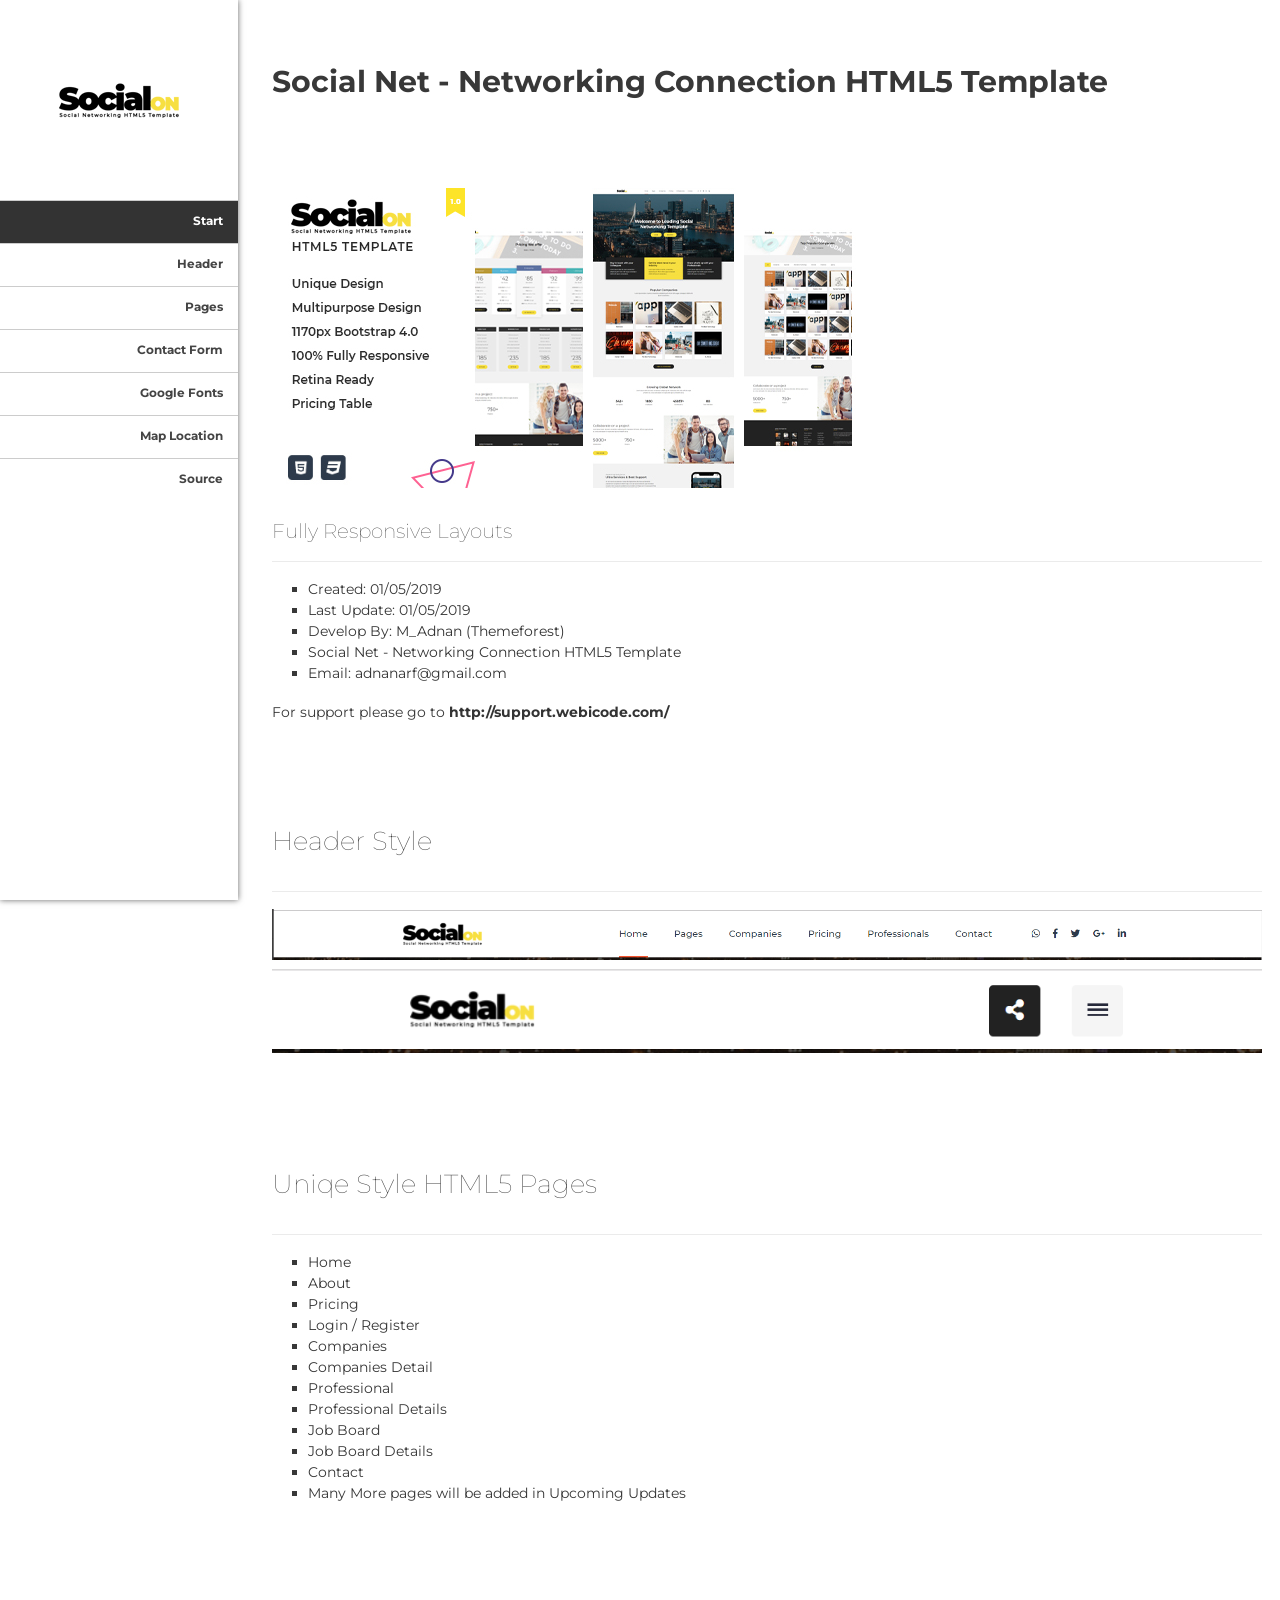
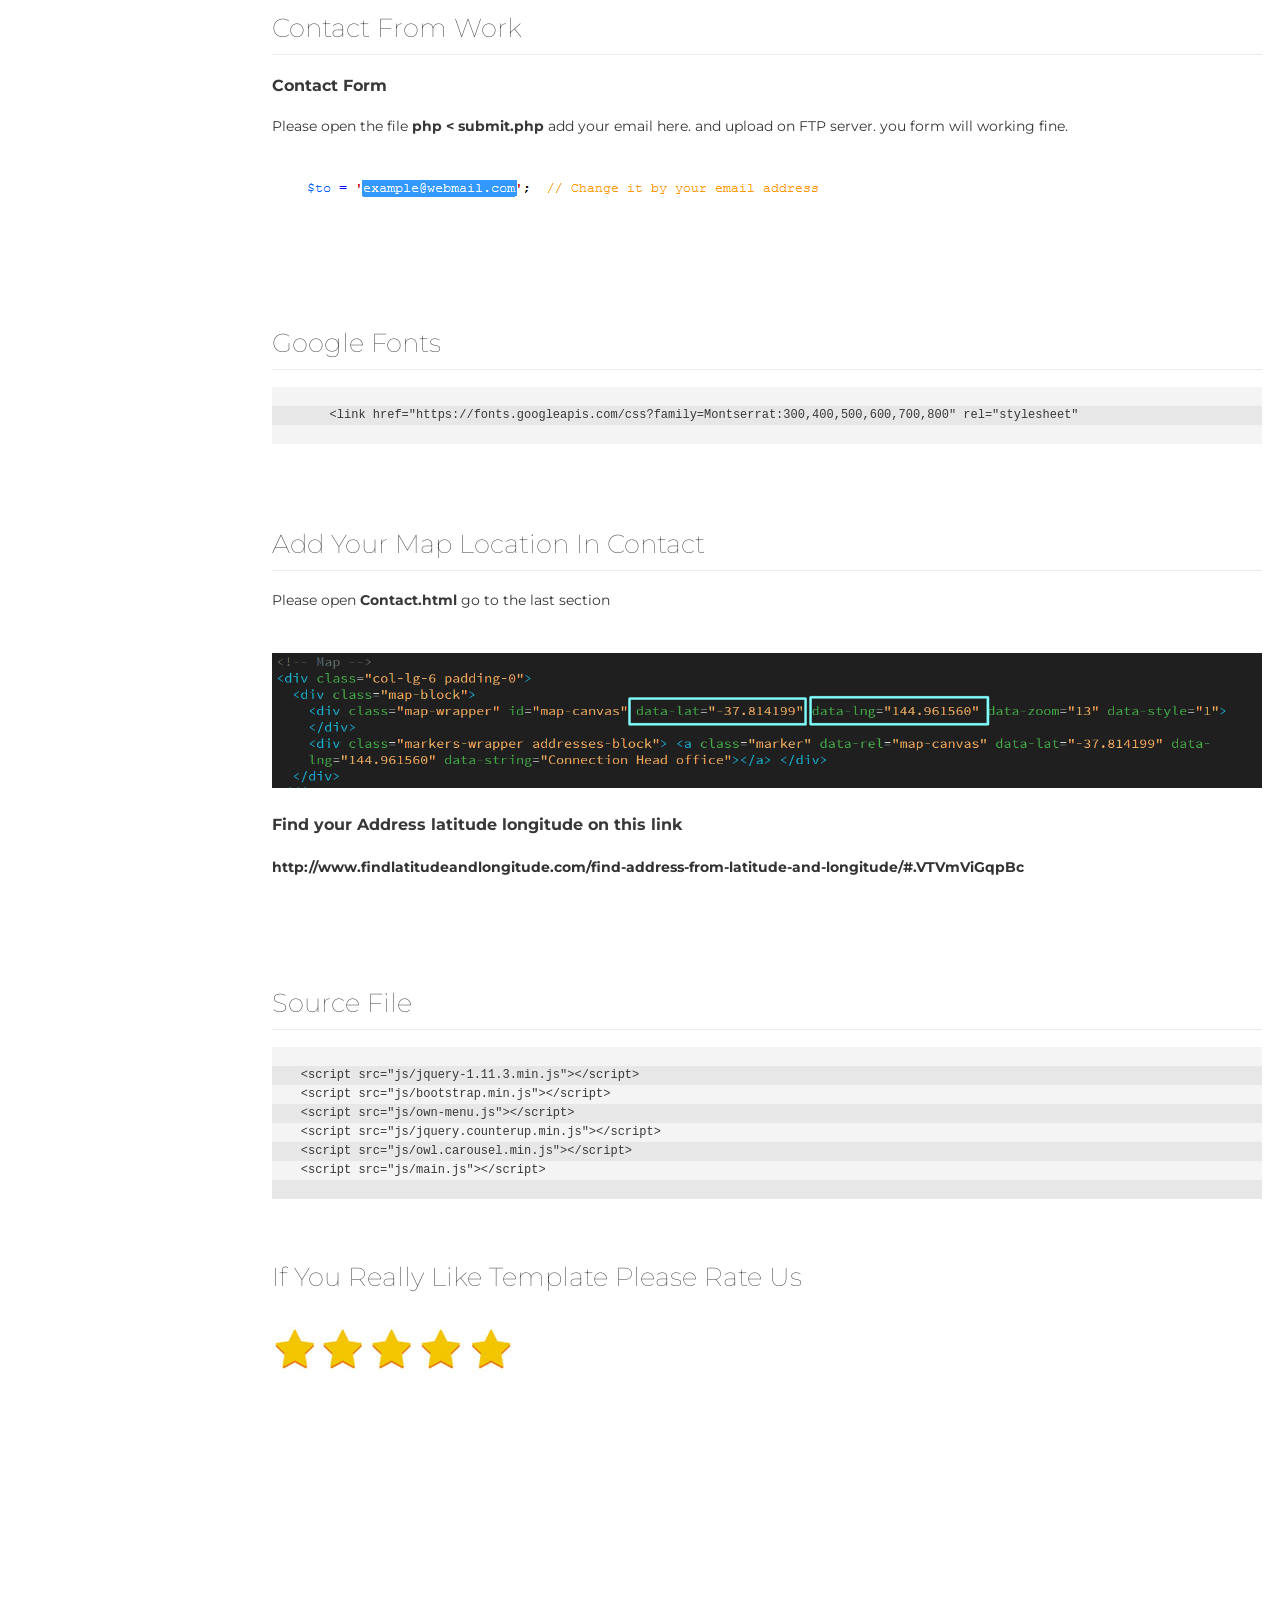
<file: Documentation/index.html>
<!doctype html>
<!--[if IE 6 ]><html lang="en-us" class="ie6"> <![endif]-->
<!--[if IE 7 ]><html lang="en-us" class="ie7"> <![endif]-->
<!--[if IE 8 ]><html lang="en-us" class="ie8"> <![endif]-->
<!--[if (gt IE 7)|!(IE)]><!-->
<html lang="en-us">
<!--<![endif]-->
<head>
<meta charset="utf-8">
<title>Social Net - Networking Connection HTML5 Template</title>
<link rel="stylesheet" href="css/documenter_style.css" media="all">
<script src="js/jquery.1.6.4.js"></script>
<script src="js/jquery.scrollTo-1.4.2-min.js"></script>
<script src="js/jquery.easing.js"></script>
<script>document.createElement('section');var duration=500,easing='swing';</script>
<script src="js/script.js"></script>
<link href="https://fonts.googleapis.com/css?family=Montserrat:300,400,500,600,700,800" rel="stylesheet">
<style>
html {
    background-color: #FFFFFF;
    color: #383838;
}
::-moz-selection {
 background:#448aff;
 color:#fff;
}
::selection {
    background: #448aff;
    color: #fff
}
#documenter_sidebar #documenter_logo {
    background: url("images/logo.png") no-repeat center #FFFFFF;
}
a {
    color: #333;
}
hr {
    border-top: 1px solid #EBEBEB;
    border-bottom: 1px solid #FFFFFF;
}
#documenter_sidebar, #documenter_sidebar ol a {
    background-color: #fff;
    color: #222222;
}
#documenter_sidebar ol a {
    border-top: 1px solid #ccc;
    color: #444444;
    border-bottom: 0;
    text-transform: capitalize;
}
#documenter_sidebar ol a:hover {
    background: #333;
    color: #fff;
}
#documenter_sidebar ol a.current {
    background: #333;
    color: #fff;
}
#documenter_copyright {
    display: block !important;
    visibility: visible !important;
}
</style>
</head>
<body>
<div id="documenter_sidebar"> <a href="#." id="documenter_logo"></a>
  <ol id="documenter_nav">
    <li><a class="current" href="#start">Start</a></li>
    <li><a href="#header">header</a></li>
    <li><a href="#pages">Pages</a></li>
    <li><a href="#contact">Contact Form</a></li>
    <li><a href="#fonts">Google Fonts</a></li>
    <li><a href="#map">Map Location</a></li>
    <li><a href="#source">Source</a></li>
  </ol>
</div>
<div id="documenter_content"> 
  
  <!-- Section -->
  <section id="start">
    <h1>Social Net - Networking Connection HTML5 Template</h1>
    <br />
    <section> <img src="images/ThemePreview.jpg" alt="" ><br>
      <br>
      <h2>Fully Responsive Layouts</h2>
    </section>
    <hr />
    <ul>
      <li>Created: 01/05/2019</li>
      <li>Last Update: 01/05/2019</li>
      <li>Develop By: <a href="http://themeforest.net/user/M_Adnan" target="_blank"> M_Adnan (Themeforest)</a></li>
      <li><a href="#.">Social Net - Networking Connection HTML5 Template</a></li>
      <li>Email: <a href="mailto:adnanarf@gmail.com">adnanarf@gmail.com</a></li>
    </ul>
    <p>For support please go to <a href="http://support.webicode.com/"><strong>http://support.webicode.com/</strong></a></p>
  </section>
  
  <!-- Section -->
  <section id="header">
    <h3>Header Style</h3>
    <br>
    <hr class="notop">
    <img src="images/header-top.png" alt="" > <br>
    <img src="images/header-mobile.png" alt="" > <br>
    <br>
  </section>
  
  <!-- Section -->
  <section id="pages">
    <h3> Uniqe Style HTML5 Pages</h3>
    <br>
    <hr class="notop">
    <ul>
      <li>Home </li>
      <li>About</li>
      <li>Pricing</li>
      <li>Login / Register</li>
      <li>Companies</li>
      <li>Companies Detail</li>
      <li>Professional </li>
      <li>Professional Details</li>
      <li>Job Board </li>
      <li>Job Board Details</li>
      <li>Contact</li>
      <li>Many More pages will be added in Upcoming Updates</li>
    </ul>
    <br>
  </section>
  
  <!-- Section -->
  <section id="contact">
    <h3>Contact From Work</h3>
    <hr class="notop">
    <h5><strong>Contact Form</strong></h5>
    <p>Please open the file <b>php &lt; submit.php</b> add your email here. and upload on FTP server. you form will working fine.</p>
    <img src="images/email.png" alt="" > </section>
  
  <!-- Section -->
  <section id="fonts">
    <h3>Google Fonts</h3>
    <hr class="notop">
    <pre class="prettyprint lang-js linenums">
   	
	&lt;link href="https://fonts.googleapis.com/css?family=Montserrat:300,400,500,600,700,800" rel="stylesheet"
  </pre>
  </section>
  
  <!-- Section -->
  <section id="map">
    <h3>Add your Map Location in contact</h3>
    <hr class="notop">
    <p> Please open <strong>Contact.html</strong> go to the last section</p>
    <br>
    <img src="images/map-long.png" alt="" > <br>
    <h5><strong>Find your Address latitude longitude on this link</strong></h5>
    <a href="http://www.findlatitudeandlongitude.com/find-address-from-latitude-and-longitude/#.VTVmViGqpBc"><strong>http://www.findlatitudeandlongitude.com/find-address-from-latitude-and-longitude/#.VTVmViGqpBc</strong></a> <br>
    <br>
  </section>
  
  <!-- Section -->
  <section id="source">
    <h3>Source file</h3>
    <hr class="notop">
    <pre class="prettyprint lang-js linenums">

    &lt;script src="js/jquery-1.11.3.min.js">&lt;/script> 
    &lt;script src="js/bootstrap.min.js">&lt;/script> 
    &lt;script src="js/own-menu.js">&lt;/script> 
    &lt;script src="js/jquery.counterup.min.js">&lt;/script> 
    &lt;script src="js/owl.carousel.min.js">&lt;/script> 
    &lt;script src="js/main.js">&lt;/script>
   
</pre>
    <br>
    <br>
  </section>
  <div class="rate-theme">
    <h3>If you really like Template please Rate us</h3>
    <br>
    <img src="images/stars.jpg" alt="" > </div>
</div>
</body>
</html>
</file>
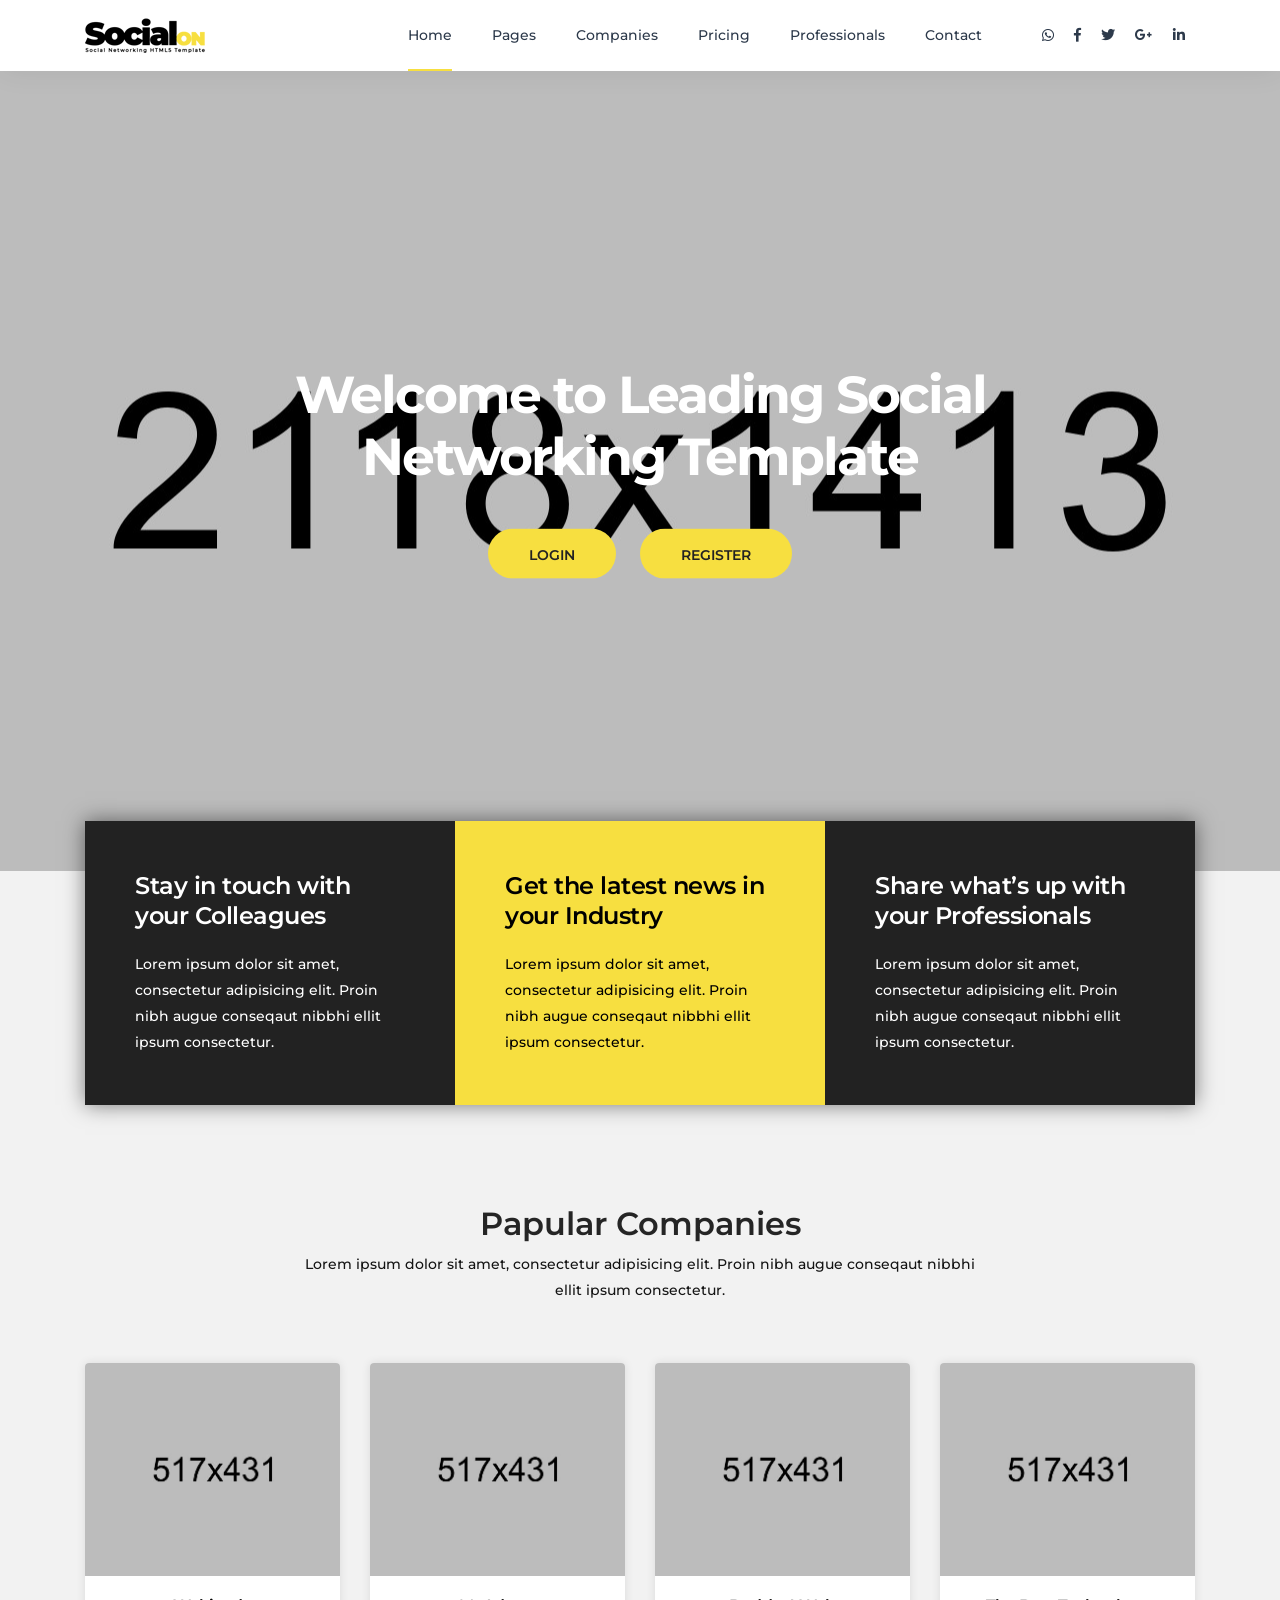
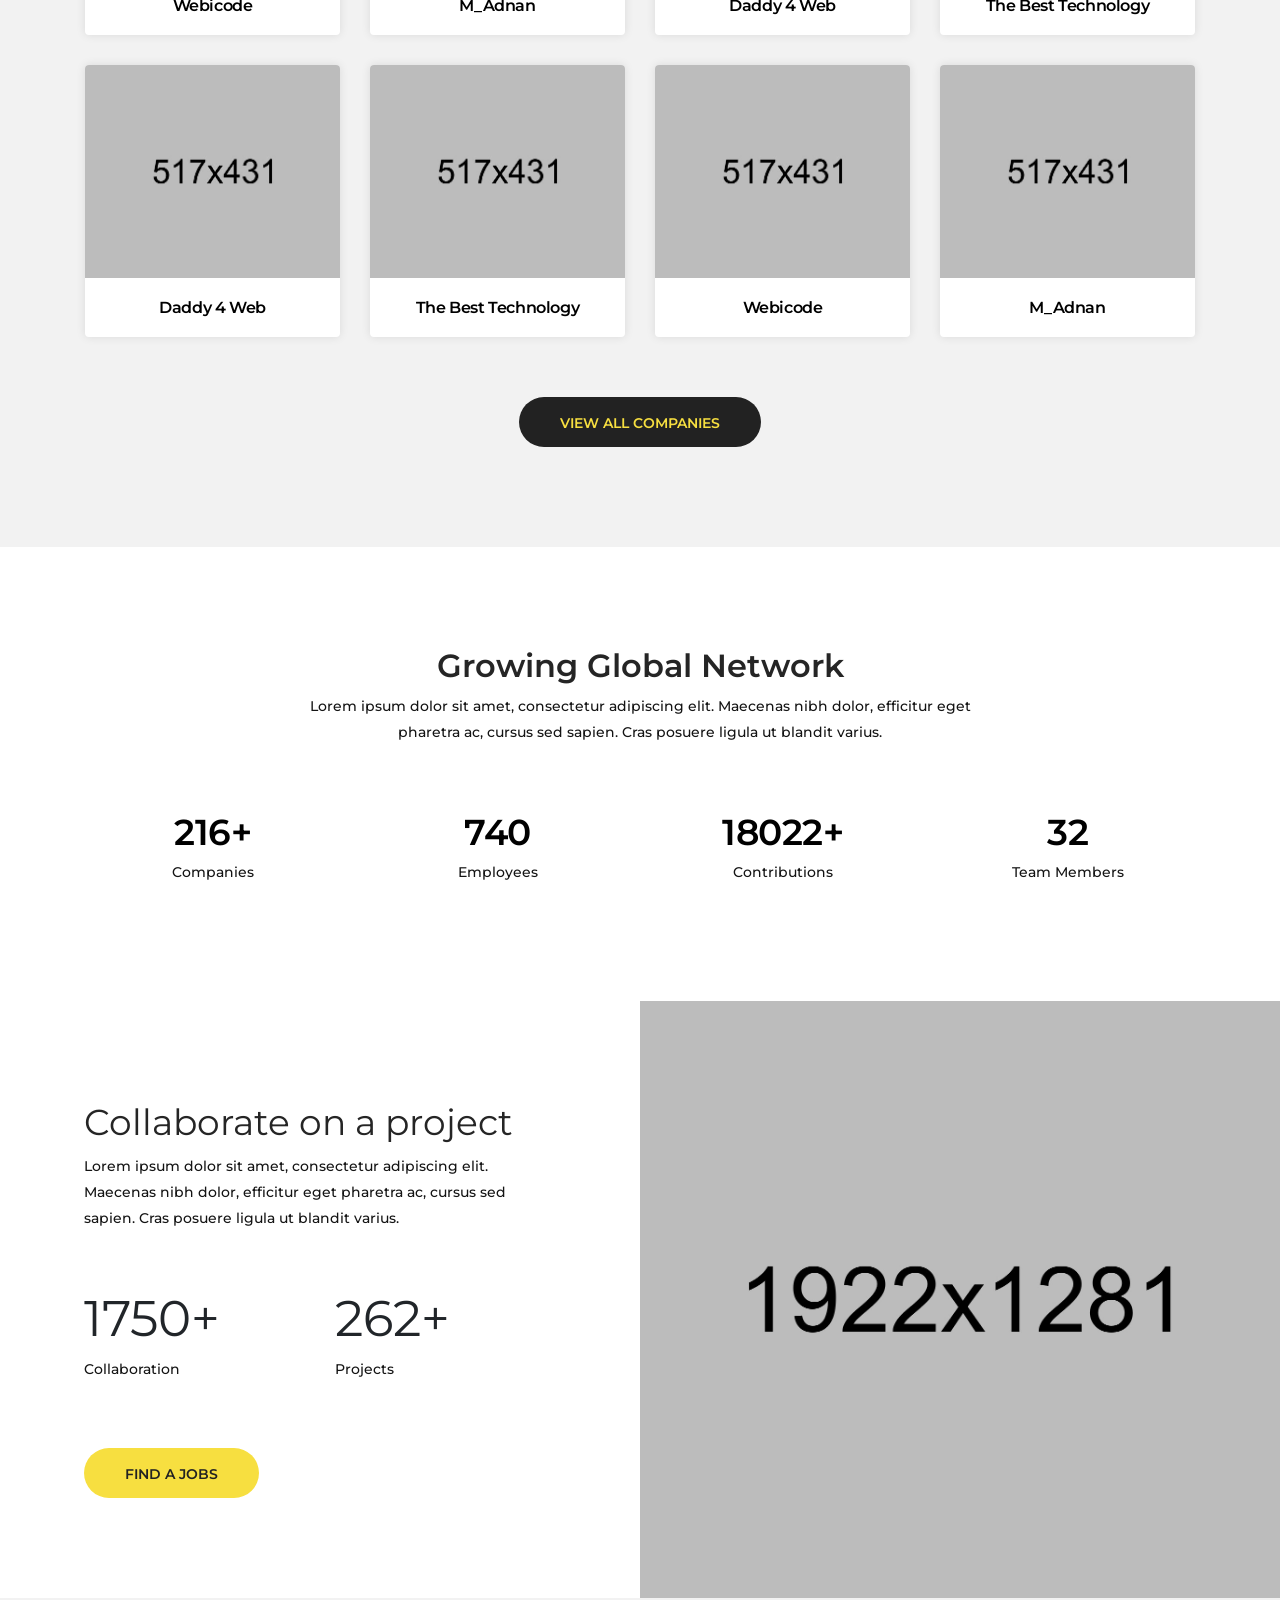
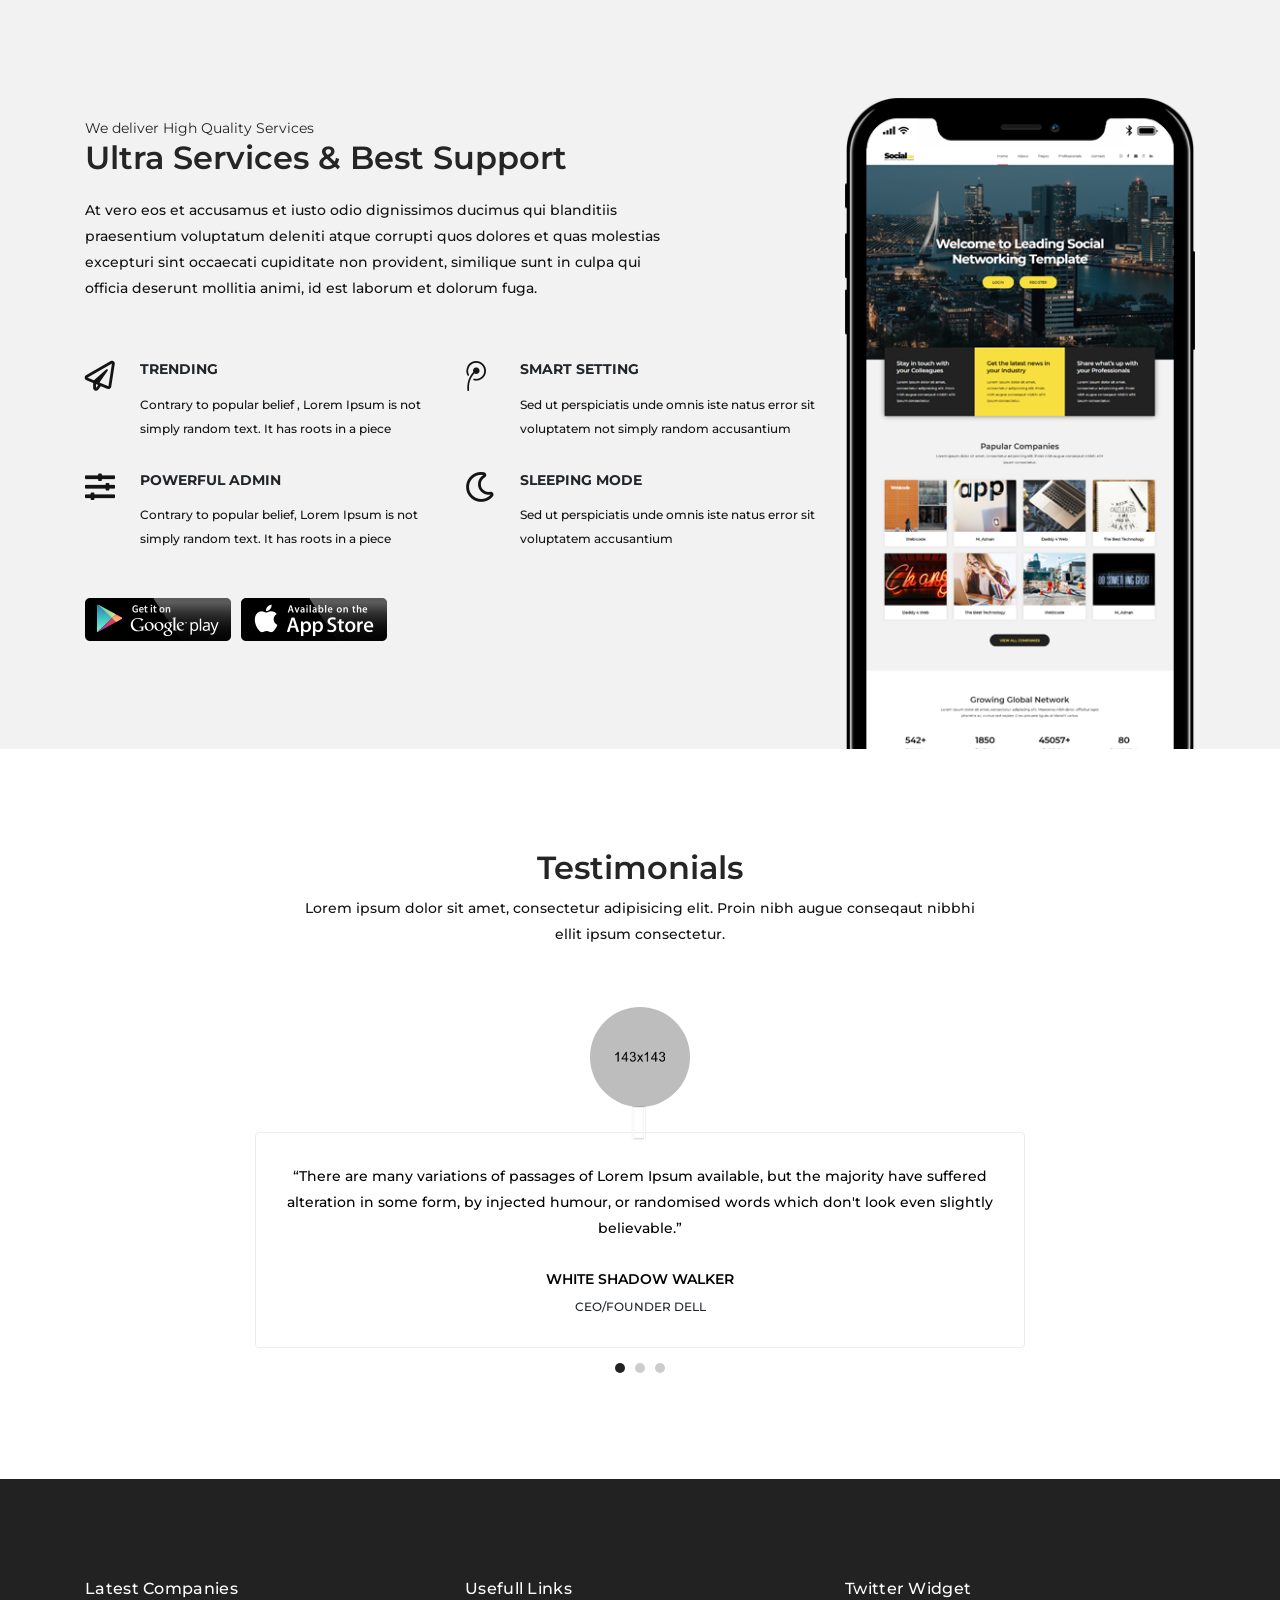
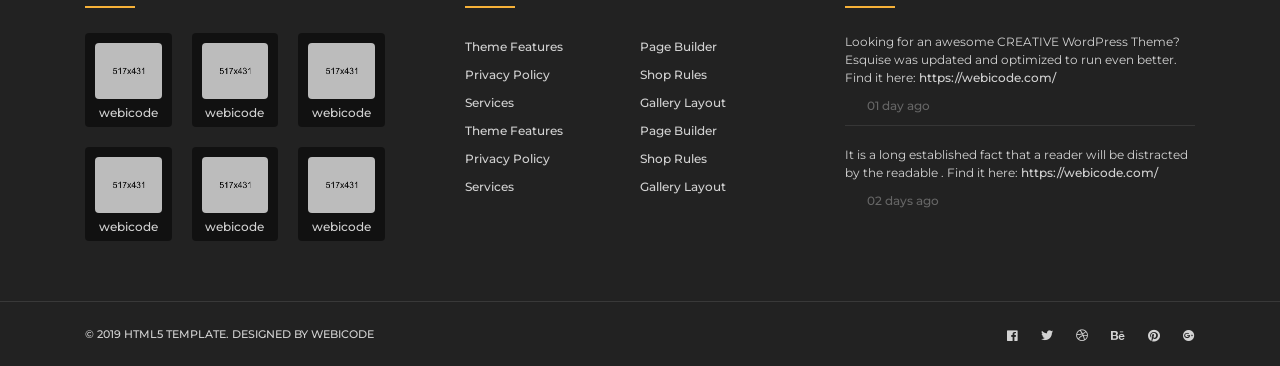
<file: html/index.html>
<!DOCTYPE html>
<html lang="en">
<head>
<meta charset="utf-8">
<meta http-equiv="X-UA-Compatible" content="IE=edge">
<meta name="viewport" content="width=device-width, initial-scale=1">
<meta name="description" content="">
<meta name="author" content="M_Adnan">
<title>Social Networking Connecting HTML5 Template</title>

<!-- Bootstrap Core CSS -->
<link href="css/bootstrap.min.css" rel="stylesheet">

<!-- Custom CSS -->
<link href="css/main.css" rel="stylesheet">
<link href="fonts/flaticon.css" rel="stylesheet">
<link href="css/style.css" rel="stylesheet">
<link href="css/responsive.css" rel="stylesheet">

<!-- fontawesome  -->
<link href="css/all.min.css" rel="stylesheet">

<!-- JavaScripts -->
<script src="js/modernizr.js"></script>

<!-- Online Fonts -->
<link href="https://fonts.googleapis.com/css?family=Montserrat:300,400,500,600,700,800" rel="stylesheet">

<!-- HTML5 Shim and Respond.js IE8 support of HTML5 elements and media queries -->
<!-- WARNING: Respond.js doesn't work if you view the page via file:// -->
<!--[if lt IE 9]>
    <script src="https://oss.maxcdn.com/libs/html5shiv/3.7.0/html5shiv.js"></script>
    <script src="https://oss.maxcdn.com/libs/respond.js/1.4.2/respond.min.js"></script>
<![endif]-->

</head>
<body>

<!-- Wrap -->
<div id="wrap"> 
  
  <!-- header -->
  <header class="sticky">
    <div class="container"> 
      
      <!-- Logo -->
      <div class="logo"> <a href="index.html"><img class="img-responsive" src="images/logo-dark.png" alt="" ></a> </div>
      <nav class="navbar ownmenu navbar-expand-lg" id="nav-resposive">
        <button class="navbar-toggler collapsed" type="button" data-toggle="collapse" data-target="#navbarNav" aria-controls="navbarNav" aria-expanded="false" aria-label="Toggle navigation"> <span class="navbar-toggler-icon"></span> </button>
        <div class="collapse navbar-collapse" id="navbarNav" data-parent="#nav-resposive">
          <ul class="nav">
            <li class="active"> <a href="index.html">Home</a> </li>
            <li class="dropdown"> <a href="#." class="dropdown-toggle" data-toggle="dropdown">Pages</a>
              <ul class="dropdown-menu">
                <li> <a href="index.html">Home </a> </li>
                <li> <a href="about.html">About </a> </li>
                <li> <a href="pricing.html">Pricing </a> </li>
                <li> <a href="login-register.html">Login / Register </a> </li>
                <li> <a href="companies.html">Companies</a> </li>
                <li> <a href="companies-detail.html">Companies Detail </a> </li>
                <li> <a href="professionals.html">Professional </a> </li>
                <li> <a href="professional-details.html">Professional Details </a> </li>
                <li> <a href="job-board.html">Job Board </a> </li>
                <li> <a href="job-board-details.html">Job Board Details</a> </li>
                <li class="sub-menu"> <a href="#.">2nd Level Menu </a>
                  <ul class="dropdown-menu sec-level">
                    <li> <a href="about.html">About </a> </li>
                    <li> <a href="pricing.html">Pricing </a> </li>
                  </ul>
                </li>
              </ul>
            </li>
            <li> <a href="companies.html">Companies</a> </li>
            <li> <a href="pricing.html">Pricing </a> </li>
            <!-- Two Link Option -->
            <li class="dropdown"> <a href="professionals.html" class="dropdown-toggle" data-toggle="dropdown">Professionals</a>
              <div class="dropdown-menu two-option">
                <div class="row">
                  <ul class="col-sm-6">
                    <li> <a href="index.html">Home </a> </li>
                    <li> <a href="about.html">About </a> </li>
                    <li> <a href="services.html">Services </a> </li>
                    <li> <a href="companies.html">Companies</a> </li>
                    <li> <a href="companies-detail.html">Companies Detail </a> </li>
                    <li> <a href="professionals.html">Professionals </a> </li>
                    <li> <a href="job-board.html">Job Board </a> </li>
                  </ul>
                  <ul class="col-sm-6">
                    <li> <a href="index.html">Home </a> </li>
                    <li> <a href="about.html">About </a> </li>
                    <li> <a href="services.html">Services </a> </li>
                    <li> <a href="companies.html">Companies</a> </li>
                    <li> <a href="companies-detail.html">Companies Detail </a> </li>
                    <li> <a href="professionals.html">Professionals </a> </li>
                    <li> <a href="job-board.html">Job Board </a> </li>
                  </ul>
                </div>
              </div>
            </li>
            <li> <a href="contact.html"> Contact</a> </li>
          </ul>
        </div>
        
        <!-- Nav Right -->
        <div class="nav-right">
          <button class="social-toggler collapsed" type="button" data-toggle="collapse" data-target="#socialNav" aria-controls="socialNav" aria-expanded="false" aria-label="Toggle navigation"> <span class="fa fa-share-alt"></span> </button>
          <div class="collapse navbar-collapse navbar-expand-lg" id="socialNav" data-parent="#nav-resposive">
            <div class="social_icons">
              <ul>
                <li><a href="#."><i class="fab fa-whatsapp"></i></a></li>
                <li><a href="#."><i class="fab fa-facebook-f"></i></a></li>
                <li><a href="#."><i class="fab fa-twitter"></i></a></li>
                <li><a href="#."><i class="fab fa-google-plus-g"></i></a></li>
                <li><a href="#."><i class="fab fa-linkedin-in"></i></a></li>
              </ul>
            </div>
          </div>
        </div>
      </nav>
    </div>
    <div class="clearfix"></div>
  </header>
  
  <!-- Content -->
  <div id="content"> 
    
    <!-- Banner -->
    <section class="bnr">
      <div class="position-center-center mob-normal">
        <div class="container">
          <div class="col-lg-8 center-auto text-center">
            <h1>Welcome to Leading Social Networking Template</h1>
            <a href="#." class="btn">Login</a> <a href="#." class="btn">Register</a> </div>
        </div>
      </div>
    </section>
    
    <!-- Intro Sec -->
    <section>
      <div class="container">
          
          <div  class="intro-sec">
          
        <div class="row margin-0">
          <div class="col-lg-4 padding-0">
            <div class="intro-txt-bnr">
              <h4>Stay in touch with your Colleagues</h4>
              <p>Lorem ipsum dolor sit amet, consectetur adipisicing elit. Proin nibh augue conseqaut nibbhi ellit ipsum consectetur. </p>
            </div>
          </div>
          <div class="col-lg-4 padding-0">
            <div class="intro-txt-bnr primary-bg text-dark">
              <h4>Get the latest news in your Industry </h4>
              <p>Lorem ipsum dolor sit amet, consectetur adipisicing elit. Proin nibh augue conseqaut nibbhi ellit ipsum consectetur. </p>
            </div>
          </div>
          <div class="col-lg-4 padding-0">
            <div class="intro-txt-bnr">
              <h4>Share what’s up with your Professionals </h4>
              <p>Lorem ipsum dolor sit amet, consectetur adipisicing elit. Proin nibh augue conseqaut nibbhi ellit ipsum consectetur. </p>
            </div>
          </div>
            </div>
        </div>
      </div>
    </section>
    
    <!-- Papular Companies -->
    <section class="padding-top-100 padding-bottom-100">
      <div class="container"> 
        
        <!-- Heading Block -->
        <div class="heading-block text-center">
          <h2>Papular Companies</h2>
          <p>Lorem ipsum dolor sit amet, consectetur adipisicing elit. Proin nibh augue conseqaut nibbhi ellit ipsum consectetur. </p>
        </div>
        
        <!-- Companies -->
        <div class="row">
          <div class="col-lg-6">
            <div class="row"> 
              <!-- Company -->
              <div class="col-sm-6">
                <div class="com-inside">
                  <div class="img-sec"> <img src="images/company-img-1.jpg" class="img-responsive" alt="" >
                    <div class="hover-over">
                      <div class="position-center-center"> <a href="#" class="btn">Follow</a> <a href="companies-detail.html" class="btn">Details</a> </div>
                    </div>
                  </div>
                  <div class="txt-sec">
                    <h5><a href="companies-detail.html"> Webicode </a></h5>
                  </div>
                </div>
              </div>
              <!-- Company -->
              <div class="col-sm-6">
                <div class="com-inside">
                  <div class="img-sec"> <img src="images/company-img-2.jpg" class="img-responsive" alt="" >
                    <div class="hover-over">
                      <div class="position-center-center"> <a href="#" class="btn">Follow</a> <a href="companies-detail.html" class="btn">Details</a> </div>
                    </div>
                  </div>
                  <div class="txt-sec">
                    <h5><a href="companies-detail.html"> M_Adnan </a></h5>
                  </div>
                </div>
              </div>
            </div>
          </div>
          <div class="col-lg-6">
            <div class="row"> 
              <!-- Company -->
              <div class="col-sm-6">
                <div class="com-inside">
                  <div class="img-sec"> <img src="images/company-img-3.jpg" class="img-responsive" alt="" >
                    <div class="hover-over">
                      <div class="position-center-center"> <a href="#" class="btn">Follow</a> <a href="companies-detail.html" class="btn">Details</a> </div>
                    </div>
                  </div>
                  <div class="txt-sec">
                    <h5><a href="companies-detail.html"> Daddy 4 Web </a></h5>
                  </div>
                </div>
              </div>
              <!-- Company -->
              <div class="col-sm-6">
                <div class="com-inside">
                  <div class="img-sec"> <img src="images/company-img-4.jpg" class="img-responsive" alt="" >
                    <div class="hover-over">
                      <div class="position-center-center"> <a href="#" class="btn">Follow</a> <a href="companies-detail.html" class="btn">Details</a> </div>
                    </div>
                  </div>
                  <div class="txt-sec">
                    <h5><a href="companies-detail.html">The Best Technology </a></h5>
                  </div>
                </div>
              </div>
            </div>
          </div>
        </div>
        <div class="row">
          <div class="col-lg-6">
            <div class="row"> 
              <!-- Company -->
              <div class="col-sm-6">
                <div class="com-inside">
                  <div class="img-sec"> <img src="images/company-img-5.jpg" class="img-responsive" alt="" >
                    <div class="hover-over">
                      <div class="position-center-center"> <a href="#" class="btn">Follow</a> <a href="companies-detail.html" class="btn">Details</a> </div>
                    </div>
                  </div>
                  <div class="txt-sec">
                    <h5><a href="companies-detail.html"> Daddy 4 Web </a></h5>
                  </div>
                </div>
              </div>
              
              <!-- Company -->
              <div class="col-sm-6">
                <div class="com-inside">
                  <div class="img-sec"> <img src="images/company-img-6.jpg" class="img-responsive" alt="" >
                    <div class="hover-over">
                      <div class="position-center-center"> <a href="#" class="btn">Follow</a> <a href="companies-detail.html" class="btn">Details</a> </div>
                    </div>
                  </div>
                  <div class="txt-sec">
                    <h5><a href="companies-detail.html">The Best Technology </a></h5>
                  </div>
                </div>
              </div>
            </div>
          </div>
          <div class="col-lg-6">
            <div class="row"> 
              <!-- Company -->
              <div class="col-sm-6">
                <div class="com-inside">
                  <div class="img-sec"> <img src="images/company-img-7.jpg" class="img-responsive" alt="" >
                    <div class="hover-over">
                      <div class="position-center-center"> <a href="#" class="btn">Follow</a> <a href="companies-detail.html" class="btn">Details</a> </div>
                    </div>
                  </div>
                  <div class="txt-sec">
                    <h5><a href="companies-detail.html"> Webicode </a></h5>
                  </div>
                </div>
              </div>
              
              <!-- Company -->
              <div class="col-sm-6">
                <div class="com-inside">
                  <div class="img-sec"> <img src="images/company-img-8.jpg" class="img-responsive" alt="" >
                    <div class="hover-over">
                      <div class="position-center-center"> <a href="#" class="btn">Follow</a> <a href="companies-detail.html" class="btn">Details</a> </div>
                    </div>
                  </div>
                  <div class="txt-sec">
                    <h5><a href="companies-detail.html"> M_Adnan </a></h5>
                  </div>
                </div>
              </div>
            </div>
          </div>
        </div>
        
        <!-- Btn Center -->
        <div class="btn-center margin-top-30 text-center"> <a href="#." class="btn btn-inverse">View All Companies</a> </div>
      </div>
    </section>
    
    <!-- Development -->
    <section class="dev-activ text-center padding-top-100 padding-bottom-50">
      <div class="container">
        <div class="heading-block">
          <h2>Growing Global Network</h2>
          <p>Lorem ipsum dolor sit amet, consectetur adipiscing elit. Maecenas nibh dolor, efficitur eget pharetra ac, cursus sed sapien. Cras posuere ligula ut blandit varius. </p>
        </div>
        <ul class="row margin-top-50 margin-bottom-50">
          <li class="col"><span><span class="counter">542</span>+</span>
            <p>Companies</p>
          </li>
          <li class="col"><span><span class="counter">1850</span></span>
            <p>Employees</p>
          </li>
          <li class="col"><span><span class="counter">45057</span>+</span>
            <p>Contributions</p>
          </li>
          <li class="col"><span class="counter">80</span>
            <p>Team Members</p>
          </li>
        </ul>
      </div>
    </section>
    
    <!-- ABOUT -->
    <section class="bg-white"> 
      <!-- Right Background -->
      <div class="main-page-section half_left_layout">
        <div class="main-half-layout half_right_layout"> </div>
        
        <!-- Left Content -->
        <div class="main-half-layout-container half_right_layout">
          <div class="about-us-con">
            <h3>Collaborate on a project</h3>
            <p>Lorem ipsum dolor sit amet, consectetur adipiscing elit. Maecenas nibh dolor, efficitur eget pharetra ac, cursus sed sapien. Cras posuere ligula ut blandit varius. </p>
            <ul class="count-info row">
              <li class="col"> <span class="counter">5000</span><span>+</span>
                <p>Collaboration</p>
              </li>
              <li class="col"> <span class="counter">750</span><span>+</span>
                <p>Projects</p>
              </li>
            </ul>
            <a href="#." class="btn">Find a Jobs</a> </div>
        </div>
      </div>
      <div class="clearfix"></div>
    </section>
    
    <!-- Why Choose Us -->
    <section class="why-choose padding-top-100 padding-bottom-0">
      <div class="container"> 
        
        <!-- Why Choose Us Row -->
        <div class="row">
          <div class="col-lg-8 margin-top-20 animate fadeInLeft" data-wow-delay="0.4s"> 
            <!-- Tittle -->
            <div class="heading-block margin-bottom-20"> <span class="margin-bottom-10">We deliver High Quality Services</span>
              <h2>Ultra Services &amp; Best Support</h2>
            </div>
            <div class="ultra-ser">
              <p>At vero eos et accusamus et iusto odio dignissimos ducimus qui blanditiis praesentium voluptatum deleniti atque corrupti quos dolores et quas molestias excepturi sint occaecati cupiditate non provident, similique sunt in culpa qui officia deserunt mollitia animi, id est laborum et dolorum fuga.</p>
            </div>
            <div class="row margin-top-60"> 
              
              <!-- Services -->
              <div class="col-md-6 animate fadeInUp" data-wow-delay="0.4s">
                <div class="clearfix icon-box ib-style-2 i-large i-top padding-bottom-15 border-bottom-1 border-light">
                  <div class="ib-icon"> <i class="far fa-paper-plane"></i> </div>
                  <div class="ib-info">
                    <h4 class="h6">Trending</h4>
                    <p>Contrary to popular belief , Lorem Ipsum is not simply random text. It has roots in a piece</p>
                  </div>
                </div>
              </div>
              
              <!-- Services -->
              <div class="col-md-6 animate fadeInUp" data-wow-delay="0.6s">
                <div class="clearfix icon-box ib-style-2 i-large i-top padding-bottom-15 border-bottom-1 border-light">
                  <div class="ib-icon"> <i class="fab fa-tencent-weibo"></i> </div>
                  <div class="ib-info">
                    <h4 class="h6">Smart Setting</h4>
                    <p>Sed ut perspiciatis unde omnis iste natus error sit voluptatem not simply random accusantium</p>
                  </div>
                </div>
              </div>
              
              <!-- Services -->
              <div class="col-md-6 animate fadeInUp" data-wow-delay="0.8s">
                <div class="clearfix icon-box ib-style-2 i-large i-top padding-bottom-15 border-bottom-1 border-light">
                  <div class="ib-icon"> <i class="fas fa-sliders-h"></i> </div>
                  <div class="ib-info">
                    <h4 class="h6">Powerful Admin</h4>
                    <p>Contrary to popular belief, Lorem Ipsum is not simply random text. It has roots in a piece</p>
                  </div>
                </div>
              </div>
              
              <!-- Services -->
              <div class="col-md-6 animate fadeInUp" data-wow-delay="0.4s">
                <div class="clearfix icon-box ib-style-2 i-large i-top padding-bottom-31">
                  <div class="ib-icon"> <i class="far fa-moon"></i> </div>
                  <div class="ib-info">
                    <h4 class="h6">Sleeping Mode</h4>
                    <p>Sed ut perspiciatis unde omnis iste natus error sit voluptatem accusantium</p>
                  </div>
                </div>
              </div>
            </div>
            
            <!-- App Buttons -->
            <div class="app-btns"> <a href="#." class="margin-right-10"><img src="images/android-btn.png" alt="" ></a><a href="#."><img src="images/app-btn.png" alt="" ></a> </div>
          </div>
          
          <!-- Image -->
          <div class="col-lg-4 text-right animate fadeInRight" data-wow-delay="0.4s"> <img class="img-responsive" src="images/iphone-x-screen.png" alt="Why Choose Us Image" /> </div>
        </div>
      </div>
    </section>
    
    <!-- WHAT OUR USERS SAY -->
    <section class="bg-white padding-top-100 padding-bottom-100">
      <div class="container"> 
        
        <!-- Heading Block -->
        <div class="heading-block text-center">
          <h2>Testimonials</h2>
          <p>Lorem ipsum dolor sit amet, consectetur adipisicing elit. Proin nibh augue conseqaut nibbhi ellit ipsum consectetur. </p>
        </div>
        
        <!-- Testimonial Style 4 -->
        <div class="testimonial style-4">
          <div class="testi"> 
            <!-- Testi Slides With Image -->
            <div class="testi-slide"> 
              
              <!-- Slides -->
              <div> 
                <!-- Avatar -->
                <div class="avatar"><img class="img-circle img-responsive" src="images/testimonial-2a.png" alt=" "></div>
                <div class="text-in">
                  <p>“There are many variations of passages of Lorem Ipsum available, but the majority have suffered alteration in some form, by injected humour, 
                    or randomised words which don't look even slightly believable.” </p>
                  <h6>WHITE SHADOW WALKER</h6>
                  <span> CEO/FOUNDER DELL</span></div>
              </div>
              
              <!-- Slides -->
              <div> 
                <!-- Avatar -->
                <div class="avatar"><img class="img-circle img-responsive" src="images/testimonial-2b.png" alt=" "></div>
                <div class="text-in">
                  <p>“There are many variations  but the majority have suffered alteration. but the majority have suffered alteration in some form, by injected humour, or randomised words which don't look even slightly believable.”</p>
                  <h6>M_ADNAN</h6>
                  <span> CEO/FOUNDER DELL</span></div>
              </div>
              
              <!-- Slides 1 -->
              <div> 
                <!-- Avatar -->
                <div class="avatar"><img class="img-circle img-responsive" src="images/testimonial-2c.png" alt=" "></div>
                <div class="text-in">
                  <p>“There are many variations of passages of Lorem Ipsum available, but the majority have suffered alteration in some form, Alteration in some form randomised words which don't look even slightly believable.”</p>
                  <h6>DAVID WALKER</h6>
                  <span> CEO/FOUNDER DELL</span> </div>
              </div>
            </div>
          </div>
        </div>
      </div>
    </section>
  </div>
  
  <!-- Footer -->
  <footer id="footer">
    <div class="footer-wrapper"> 
      
      <!-- Footer Top -->
      <div class="footer-top">
        <div class="footer-top-wrapper">
          <div class="container">
            <div class="row"> 
              <!-- About Block -->
              <div class="col-md-4">
                <div class="block block-companies">
                  <h3 class="block-title">Latest Companies</h3>
                  <div class="block-content">
                    <ul>
                      <li> <a href="#."> <img src="images/company-img-1.jpg" alt="" class="img-responsive"> Webicode</a></li>
                      <li> <a href="#."> <img src="images/company-img-2.jpg" alt="" class="img-responsive"> Webicode</a></li>
                      <li> <a href="#."> <img src="images/company-img-3.jpg" alt="" class="img-responsive"> Webicode</a></li>
                      <li> <a href="#."> <img src="images/company-img-4.jpg" alt="" class="img-responsive"> Webicode</a></li>
                      <li> <a href="#."> <img src="images/company-img-5.jpg" alt="" class="img-responsive"> Webicode</a></li>
                      <li> <a href="#."> <img src="images/company-img-6.jpg" alt="" class="img-responsive"> Webicode</a></li>
                    </ul>
                  </div>
                </div>
              </div>
              
              <!-- Footer Links Block -->
              <div class="col-md-4">
                <div class="block block-links">
                  <h3 class="block-title"><span>Usefull Links</span></h3>
                  <div class="block-content">
                    <ul>
                      <li><a href="#.">Theme Features</a></li>
                      <li><a href="#.">Page Builder</a></li>
                      <li><a href="#.">Privacy Policy</a></li>
                      <li><a href="#.">Shop Rules</a></li>
                      <li><a href="#.">Services</a></li>
                      <li><a href="#.">Gallery Layout</a></li>
                      <li><a href="#.">Theme Features</a></li>
                      <li><a href="#.">Page Builder</a></li>
                      <li><a href="#.">Privacy Policy</a></li>
                      <li><a href="#.">Shop Rules</a></li>
                      <li><a href="#.">Services</a></li>
                      <li><a href="#.">Gallery Layout</a></li>
                    </ul>
                  </div>
                </div>
              </div>
              
              <!-- Twitter Widget Block -->
              <div class="col-md-4">
                <div class="block block-twitter-widget">
                  <h3 class="block-title"><span>Twitter Widget</span></h3>
                  <div class="block-content">
                    <div class="twitter-item">
                      <div class="twitter-content"> Looking for an awesome CREATIVE WordPress Theme? Esquise was updated and optimized to run even better. Find it here: <a href="https://webicode.com/" target="_blank">https://webicode.com/</a> </div>
                      <div class="twitter-context"> <i class="fa fa-twitter"></i><span class="twitter-date">01 day ago</span> </div>
                    </div>
                    <div class="twitter-item">
                      <div class="twitter-content"> It is a long established fact that a reader will be distracted by the readable . Find it here: <a href="https://webicode.com/" target="_blank">https://webicode.com/</a> </div>
                      <div class="twitter-context"> <i class="fa fa-twitter"></i><span class="twitter-date">02 days ago</span> </div>
                    </div>
                  </div>
                </div>
              </div>
            </div>
          </div>
        </div>
      </div>
      
      <!-- Footer Bottom -->
      <div class="footer-bottom">
        <div class="footer-bottom-wrapper">
          <div class="container">
            <div class="row">
              <div class="col-md-6 copyright">
                <p>&copy; 2019 HTML5 Template. DESIGNED BY <a href="https://webicode.com/"> WEBICODE</a></p>
              </div>
              <div class="col-md-6 social-links">
                <ul class="right">
                  <li><a href="#."><i class="fab fa-facebook"></i></a></li>
                  <li><a href="#."><i class="fab fa-twitter"></i></a></li>
                  <li><a href="#."><i class="fab fa-dribbble"></i></a></li>
                  <li><a href="#."><i class="fab fa-behance"></i></a></li>
                  <li><a href="#."><i class="fab fa-pinterest"></i></a></li>
                  <li><a href="#."><i class="fab fa-google-plus"></i></a></li>
                </ul>
              </div>
            </div>
          </div>
        </div>
      </div>
      <!-- End Footer Bottom --> 
    </div>
  </footer>
  <!-- End Footer --> 
</div>
<script src="js/jquery-1.11.3.min.js"></script>
<script src="js/bootstrap.min.js"></script>
<script src="js/own-menu.js"></script>
<script src="js/jquery.counterup.min.js"></script> 
<script src="js/owl.carousel.min.js"></script>
<script src="js/main.js"></script>
</body>
</html>
</file>
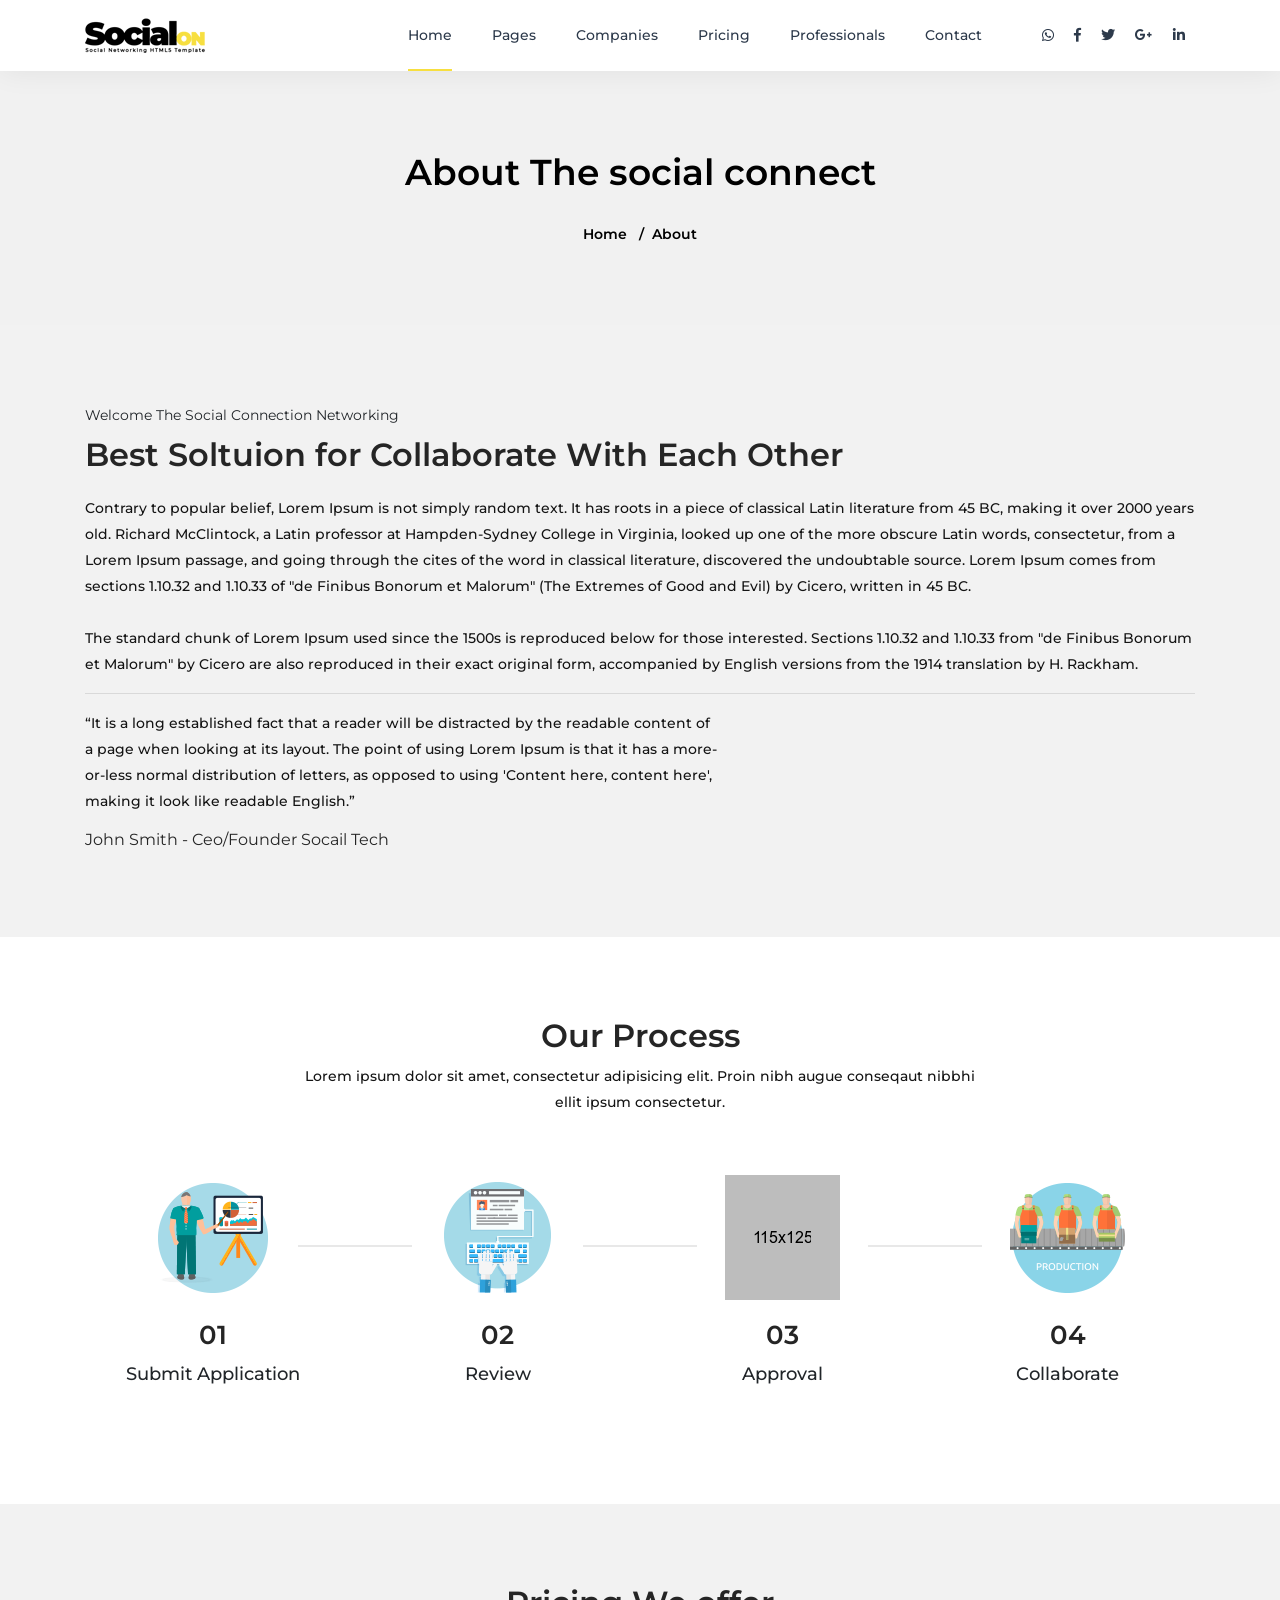
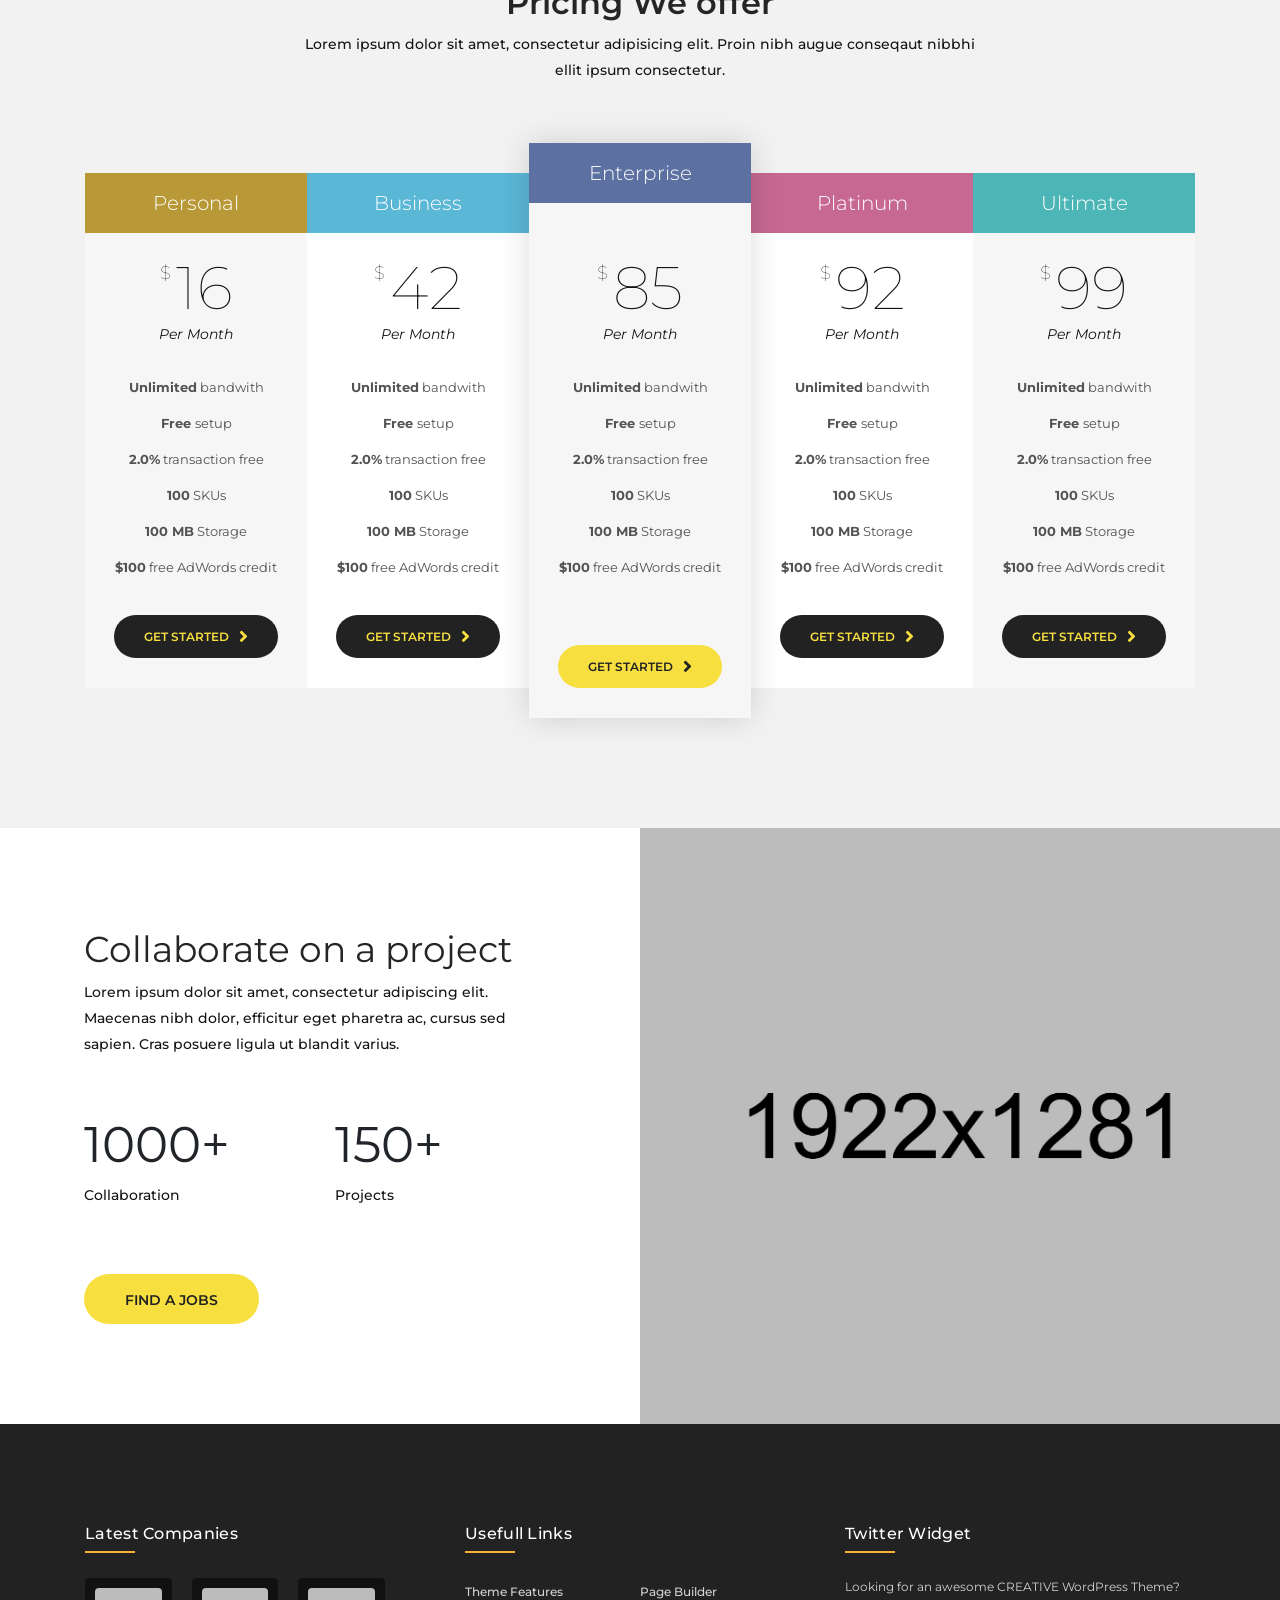
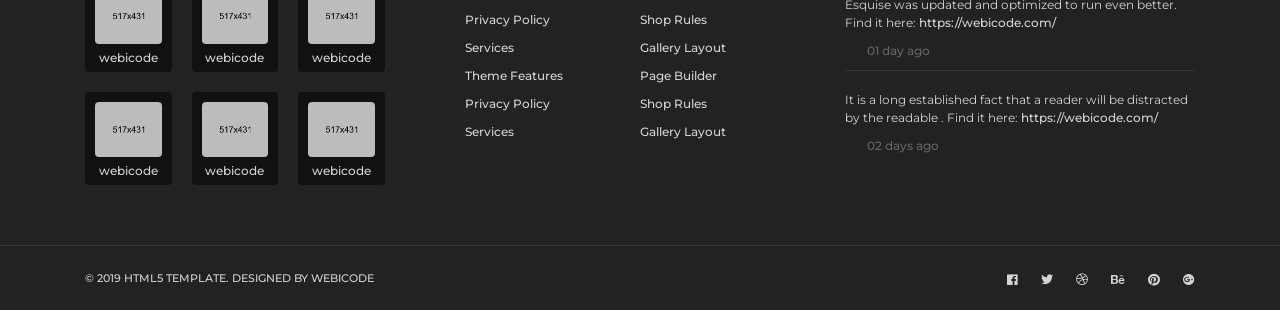
<file: html/about.html>
<!DOCTYPE html>
<html lang="en">
<head>
<meta charset="utf-8">
<meta http-equiv="X-UA-Compatible" content="IE=edge">
<meta name="viewport" content="width=device-width, initial-scale=1">
<meta name="description" content="">
<meta name="author" content="M_Adnan">
<title>Social Networking Connecting HTML5 Template</title>

<!-- Bootstrap Core CSS -->
<link href="css/bootstrap.min.css" rel="stylesheet">

<!-- Custom CSS -->
<link href="css/main.css" rel="stylesheet">
<link href="fonts/flaticon.css" rel="stylesheet">
<link href="css/style.css" rel="stylesheet">
<link href="css/responsive.css" rel="stylesheet">

<!-- fontawesome  -->
<link href="css/all.min.css" rel="stylesheet">

    
<!-- JavaScripts -->
<script src="js/modernizr.js"></script>

<!-- Online Fonts -->
<link href="https://fonts.googleapis.com/css?family=Montserrat:300,400,500,600,700,800" rel="stylesheet">

<!-- HTML5 Shim and Respond.js IE8 support of HTML5 elements and media queries -->
<!-- WARNING: Respond.js doesn't work if you view the page via file:// -->
<!--[if lt IE 9]>
    <script src="https://oss.maxcdn.com/libs/html5shiv/3.7.0/html5shiv.js"></script>
    <script src="https://oss.maxcdn.com/libs/respond.js/1.4.2/respond.min.js"></script>
<![endif]-->

</head>
<body>

<!-- Wrap -->
<div id="wrap"> 
  
  <!-- header -->
  <header class="sticky">
    <div class="container"> 
      
      <!-- Logo -->
      <div class="logo"> <a href="index.html"><img class="img-responsive" src="images/logo-dark.png" alt="" ></a> </div>
      <nav class="navbar ownmenu navbar-expand-lg" id="nav-resposive">
        <button class="navbar-toggler collapsed" type="button" data-toggle="collapse" data-target="#navbarNav" aria-controls="navbarNav" aria-expanded="false" aria-label="Toggle navigation"> <span class="navbar-toggler-icon"></span> </button>
        <div class="collapse navbar-collapse" id="navbarNav" data-parent="#nav-resposive">
          <ul class="nav">
            <li class="active"> <a href="index.html">Home</a> </li>
            <li class="dropdown"> <a href="#." class="dropdown-toggle" data-toggle="dropdown">Pages</a>
              <ul class="dropdown-menu">
                <li> <a href="index.html">Home </a> </li>
                <li> <a href="about.html">About </a> </li>
                <li> <a href="pricing.html">Pricing </a> </li>
                <li> <a href="login-register.html">Login / Register </a> </li>
                <li> <a href="companies.html">Companies</a> </li>
                <li> <a href="companies-detail.html">Companies Detail </a> </li>
                <li> <a href="professionals.html">Professional </a> </li>
                <li> <a href="professional-details.html">Professional Details </a> </li>
                <li> <a href="job-board.html">Job Board </a> </li>
                <li> <a href="job-board-details.html">Job Board Details</a> </li>
                <li class="sub-menu"> <a href="#.">2nd Level Menu </a>
                  <ul class="dropdown-menu sec-level">
                    <li> <a href="about.html">About </a> </li>
                    <li> <a href="pricing.html">Pricing </a> </li>
                  </ul>
                </li>
              </ul>
            </li>
            <li> <a href="companies.html">Companies</a> </li>
            <li> <a href="pricing.html">Pricing </a> </li>
            <!-- Two Link Option -->
            <li class="dropdown"> <a href="professionals.html" class="dropdown-toggle" data-toggle="dropdown">Professionals</a>
              <div class="dropdown-menu two-option">
                <div class="row">
                  <ul class="col-sm-6">
                    <li> <a href="index.html">Home </a> </li>
                    <li> <a href="about.html">About </a> </li>
                    <li> <a href="services.html">Services </a> </li>
                    <li> <a href="companies.html">Companies</a> </li>
                    <li> <a href="companies-detail.html">Companies Detail </a> </li>
                    <li> <a href="professionals.html">Professionals </a> </li>
                    <li> <a href="job-board.html">Job Board </a> </li>
                  </ul>
                  <ul class="col-sm-6">
                    <li> <a href="index.html">Home </a> </li>
                    <li> <a href="about.html">About </a> </li>
                    <li> <a href="services.html">Services </a> </li>
                    <li> <a href="companies.html">Companies</a> </li>
                    <li> <a href="companies-detail.html">Companies Detail </a> </li>
                    <li> <a href="professionals.html">Professionals </a> </li>
                    <li> <a href="job-board.html">Job Board </a> </li>
                  </ul>
                </div>
              </div>
            </li>
            <li> <a href="contact.html"> Contact</a> </li>
          </ul>
        </div>
        
        <!-- Nav Right -->
        <div class="nav-right">
          <button class="social-toggler collapsed" type="button" data-toggle="collapse" data-target="#socialNav" aria-controls="socialNav" aria-expanded="false" aria-label="Toggle navigation"> <span class="fa fa-share-alt"></span> </button>
          <div class="collapse navbar-collapse navbar-expand-lg" id="socialNav" data-parent="#nav-resposive">
            <div class="social_icons">
              <ul>
                <li><a href="#."><i class="fab fa-whatsapp"></i></a></li>
                <li><a href="#."><i class="fab fa-facebook-f"></i></a></li>
                <li><a href="#."><i class="fab fa-twitter"></i></a></li>
                <li><a href="#."><i class="fab fa-google-plus-g"></i></a></li>
                <li><a href="#."><i class="fab fa-linkedin-in"></i></a></li>
              </ul>
            </div>
          </div>
        </div>
      </nav>
    </div>
    <div class="clearfix"></div>
  </header>
  
  <!-- Content -->
  <div id="content"> 
    
    <!-- Banner -->
    <section class="sub-bnr">
      <div class="container">
        <h2>About The social connect</h2>
        <nav aria-label="breadcrumb">
          <ol class="breadcrumb">
            <li class="breadcrumb-item"><a href="#">Home</a></li>
            <li class="breadcrumb-item active" aria-current="page">About</li>
          </ol>
        </nav>
      </div>
    </section>
    
    <!-- About  -->
    <section class="about-sec padding-top-80 padding-bottom-80">
      <div class="container"> 
        <!-- Content -->
        <div class="heading-block no-margin-bottom"> <span  class="margin-bottom-10">Welcome The Social Connection Networking</span>
          <h2 class="margin-bottom-20 margin-top-10">Best Soltuion for Collaborate With Each Other</h2>
        </div>
        <p>Contrary to popular belief, Lorem Ipsum is not simply random text. It has roots in a piece of classical Latin literature from 45 BC, making it over 2000 years old. Richard McClintock, a Latin professor at Hampden-Sydney College in Virginia, looked up one of the more obscure Latin words, consectetur, from a Lorem Ipsum passage, and going through the cites of the word in classical literature, discovered the undoubtable source. Lorem Ipsum comes from sections 1.10.32 and 1.10.33 of "de Finibus Bonorum et Malorum" (The Extremes of Good and Evil) by Cicero, written in 45 BC. <br>
          <br>
          The standard chunk of Lorem Ipsum used since the 1500s is reproduced below for those interested. Sections 1.10.32 and 1.10.33 from "de Finibus Bonorum et Malorum" by Cicero are also reproduced in their exact original form, accompanied by English versions from the 1914 translation by H. Rackham.</p>
        <hr>
        <div class="row">
          <div class="col-md-7">
            <p>“It is a long established fact that a reader will be distracted by the readable content of a page when looking at its layout. The point of using Lorem Ipsum is that it has a more-or-less normal distribution of letters, as opposed to using 'Content here, content here', making it look like readable English.”</p>
            <h6>John Smith - <span>Ceo/Founder Socail Tech</span></h6>
          </div>
        </div>
      </div>
    </section>
    
    <!-- Work Process -->
    <section class="process bg-white padding-top-80 padding-bottom-80">
      <div class="container"> 
        
        <!-- Main Heading -->
        <div class="heading-block text-center">
          <h2>Our Process </h2>
          <p>Lorem ipsum dolor sit amet, consectetur adipisicing elit. Proin nibh augue conseqaut nibbhi ellit ipsum consectetur. </p>
        </div>
        <div class="process-style-2 margin-top-30">
          <ul class="row">
            <!-- 1 -->
            <li>
              <div class="icon animate fadeInUp" data-wow-delay="0.4s"> <img src="images/img-1.png" alt=""> </div>
              <h3>01</h3>
              <span>Submit Application</span> </li>
            
            <!-- 2 -->
            <li>
              <div class="icon animate fadeInUp" data-wow-delay="0.4s"> <img src="images/img-2.png" alt=""> </div>
              <h3>02</h3>
              <span>Review</span> </li>
            
            <!-- 3 -->
            <li>
              <div class="icon  animate fadeInUp" data-wow-delay="0.4s"> <img src="images/img-3.png" alt=""> </div>
              <h3>03</h3>
              <span>Approval</span> </li>
            
            <!-- 4 -->
            <li>
              <div class="icon  animate fadeInUp" data-wow-delay="0.4s"> <img src="images/img-4.png" alt=""> </div>
              <h3>04</h3>
              <span>Collaborate </span> </li>
          </ul>
        </div>
      </div>
    </section>
    
    <!-- Pricing Table -->
    <section class="pricing  padding-bottom-80 padding-top-80">
      <div class="container"> 
        <!-- Main Heading -->
        <div class="heading-block text-center">
          <h2> Pricing We offer</h2>
          <p>Lorem ipsum dolor sit amet, consectetur adipisicing elit. Proin nibh augue conseqaut nibbhi ellit ipsum consectetur. </p>
        </div>
        <div class="row no-margin"> 
          
          <!-- Personal -->
          <div class="table-price margin-bottom-30"> 
            <!-- Personal -->
            <ul class="pricing-table style-1 light-gray-bg list-unstyled">
              <li class="title">Personal</li>
              <li class="price"><span class="currency">$</span>16<span class="period">Per Month</span></li>
              <li class="bullet-item"><strong>Unlimited</strong> bandwith</li>
              <li class="bullet-item"> <strong>Free </strong>setup</li>
              <li class="bullet-item"> <strong>2.0%</strong> transaction free</li>
              <li class="bullet-item"> <strong>100</strong> SKUs</li>
              <li class="bullet-item"> <strong>100 MB</strong> Storage</li>
              <li class="bullet-item"> <strong>$100</strong> free AdWords credit</li>
              <li class="cta-button"><a class="btn btn-inverse"  href="#.">GET STARTED <i class="fa fa-angle-right margin-left-10"></i></a></li>
            </ul>
          </div>
          
          <!-- Business -->
          <div class="table-price margin-bottom-30"> 
            <!-- Business -->
            <ul class="pricing-table style-1">
              <li class="title">Business</li>
              <li class="price"><span class="currency">$</span>42<span class="period">Per Month</span></li>
              <li class="bullet-item"><strong>Unlimited</strong> bandwith</li>
              <li class="bullet-item"> <strong>Free </strong>setup</li>
              <li class="bullet-item"> <strong>2.0%</strong> transaction free</li>
              <li class="bullet-item"> <strong>100</strong> SKUs</li>
              <li class="bullet-item"> <strong>100 MB</strong> Storage</li>
              <li class="bullet-item"> <strong>$100</strong> free AdWords credit</li>
              <li class="cta-button"><a class="btn btn-inverse"  href="#.">GET STARTED <i class="fa fa-angle-right margin-left-10"></i></a></li>
            </ul>
          </div>
          
          <!-- Enterprise -->
          <div class="table-price margin-bottom-30 papupalr"> 
            <!-- Enterprise -->
            <ul class="pricing-table style-1 light-gray-bg">
              <li class="title">Enterprise</li>
              <li class="price"><span class="currency">$</span>85<span class="period">Per Month</span></li>
              <li class="bullet-item"><strong>Unlimited</strong> bandwith</li>
              <li class="bullet-item"> <strong>Free </strong>setup</li>
              <li class="bullet-item"> <strong>2.0%</strong> transaction free</li>
              <li class="bullet-item"> <strong>100</strong> SKUs</li>
              <li class="bullet-item"> <strong>100 MB</strong> Storage</li>
              <li class="bullet-item"> <strong>$100</strong> free AdWords credit</li>
              <li class="cta-button"><a class="btn btn-dark"  href="#.">GET STARTED <i class="fa fa-angle-right margin-left-10"></i></a></li>
            </ul>
          </div>
          
          <!-- Platinum -->
          <div class="table-price margin-bottom-30"> 
            <!-- Platinum -->
            <ul class="pricing-table style-1">
              <li class="title">Platinum</li>
              <li class="price"><span class="currency">$</span>92<span class="period">Per Month</span></li>
              <li class="bullet-item"><strong>Unlimited</strong> bandwith</li>
              <li class="bullet-item"> <strong>Free </strong>setup</li>
              <li class="bullet-item"> <strong>2.0%</strong> transaction free</li>
              <li class="bullet-item"> <strong>100</strong> SKUs</li>
              <li class="bullet-item"> <strong>100 MB</strong> Storage</li>
              <li class="bullet-item"> <strong>$100</strong> free AdWords credit</li>
              <li class="cta-button"><a class="btn btn-inverse"  href="#.">GET STARTED <i class="fa fa-angle-right margin-left-10"></i></a></li>
            </ul>
          </div>
          
          <!-- Ultimate -->
          <div class="table-price margin-bottom-30"> 
            <!-- Ultimate -->
            <ul class="pricing-table style-1 light-gray-bg">
              <li class="title">Ultimate</li>
              <li class="price"><span class="currency">$</span>99<span class="period">Per Month</span></li>
              <li class="bullet-item"><strong>Unlimited</strong> bandwith</li>
              <li class="bullet-item"> <strong>Free </strong>setup</li>
              <li class="bullet-item"> <strong>2.0%</strong> transaction free</li>
              <li class="bullet-item"> <strong>100</strong> SKUs</li>
              <li class="bullet-item"> <strong>100 MB</strong> Storage</li>
              <li class="bullet-item"> <strong>$100</strong> free AdWords credit</li>
              <li class="cta-button"><a class="btn btn-inverse"  href="#.">GET STARTED <i class="fa fa-angle-right margin-left-10"></i></a></li>
            </ul>
          </div>
        </div>
      </div>
    </section>
    
    <!-- ABOUT -->
    <section class="bg-white"> 
      <!-- Right Background -->
      <div class="main-page-section half_left_layout">
        <div class="main-half-layout half_right_layout"> </div>
        
        <!-- Left Content -->
        <div class="main-half-layout-container half_right_layout">
          <div class="about-us-con">
            <h3>Collaborate on a project</h3>
            <p>Lorem ipsum dolor sit amet, consectetur adipiscing elit. Maecenas nibh dolor, efficitur eget pharetra ac, cursus sed sapien. Cras posuere ligula ut blandit varius. </p>
            <ul class="count-info row">
              <li class="col"> <span class="counter">5000</span><span>+</span>
                <p>Collaboration</p>
              </li>
              <li class="col"> <span class="counter">750</span><span>+</span>
                <p>Projects</p>
              </li>
            </ul>
            <a href="#." class="btn">Find a Jobs</a> </div>
        </div>
      </div>
      <div class="clearfix"></div>
    </section>
  </div>
  
  <!-- Footer -->
  <footer id="footer">
    <div class="footer-wrapper"> 
      
      <!-- Footer Top -->
      <div class="footer-top">
        <div class="footer-top-wrapper">
          <div class="container">
            <div class="row"> 
              <!-- About Block -->
              <div class="col-md-4">
                <div class="block block-companies">
                  <h3 class="block-title">Latest Companies</h3>
                  <div class="block-content">
                    <ul>
                      <li> <a href="#."> <img src="images/company-img-1.jpg" alt="" class="img-responsive"> Webicode</a></li>
                      <li> <a href="#."> <img src="images/company-img-2.jpg" alt="" class="img-responsive"> Webicode</a></li>
                      <li> <a href="#."> <img src="images/company-img-3.jpg" alt="" class="img-responsive"> Webicode</a></li>
                      <li> <a href="#."> <img src="images/company-img-4.jpg" alt="" class="img-responsive"> Webicode</a></li>
                      <li> <a href="#."> <img src="images/company-img-5.jpg" alt="" class="img-responsive"> Webicode</a></li>
                      <li> <a href="#."> <img src="images/company-img-6.jpg" alt="" class="img-responsive"> Webicode</a></li>
                    </ul>
                  </div>
                </div>
              </div>
              
              <!-- Footer Links Block -->
              <div class="col-md-4">
                <div class="block block-links">
                  <h3 class="block-title"><span>Usefull Links</span></h3>
                  <div class="block-content">
                    <ul>
                      <li><a href="#.">Theme Features</a></li>
                      <li><a href="#.">Page Builder</a></li>
                      <li><a href="#.">Privacy Policy</a></li>
                      <li><a href="#.">Shop Rules</a></li>
                      <li><a href="#.">Services</a></li>
                      <li><a href="#.">Gallery Layout</a></li>
                      <li><a href="#.">Theme Features</a></li>
                      <li><a href="#.">Page Builder</a></li>
                      <li><a href="#.">Privacy Policy</a></li>
                      <li><a href="#.">Shop Rules</a></li>
                      <li><a href="#.">Services</a></li>
                      <li><a href="#.">Gallery Layout</a></li>
                    </ul>
                  </div>
                </div>
              </div>
              
              <!-- Twitter Widget Block -->
              <div class="col-md-4">
                <div class="block block-twitter-widget">
                  <h3 class="block-title"><span>Twitter Widget</span></h3>
                  <div class="block-content">
                    <div class="twitter-item">
                      <div class="twitter-content"> Looking for an awesome CREATIVE WordPress Theme? Esquise was updated and optimized to run even better. Find it here: <a href="https://webicode.com/" target="_blank">https://webicode.com/</a> </div>
                      <div class="twitter-context"> <i class="fa fa-twitter"></i><span class="twitter-date">01 day ago</span> </div>
                    </div>
                    <div class="twitter-item">
                      <div class="twitter-content"> It is a long established fact that a reader will be distracted by the readable . Find it here: <a href="https://webicode.com/" target="_blank">https://webicode.com/</a> </div>
                      <div class="twitter-context"> <i class="fa fa-twitter"></i><span class="twitter-date">02 days ago</span> </div>
                    </div>
                  </div>
                </div>
              </div>
            </div>
          </div>
        </div>
      </div>
      
      <!-- Footer Bottom -->
      <div class="footer-bottom">
        <div class="footer-bottom-wrapper">
          <div class="container">
            <div class="row">
              <div class="col-md-6 copyright">
                <p>&copy; 2019 HTML5 Template. DESIGNED BY <a href="https://webicode.com/"> WEBICODE</a></p>
              </div>
              <div class="col-md-6 social-links">
                <ul class="right">
                  <li><a href="#."><i class="fab fa-facebook"></i></a></li>
                  <li><a href="#."><i class="fab fa-twitter"></i></a></li>
                  <li><a href="#."><i class="fab fa-dribbble"></i></a></li>
                  <li><a href="#."><i class="fab fa-behance"></i></a></li>
                  <li><a href="#."><i class="fab fa-pinterest"></i></a></li>
                  <li><a href="#."><i class="fab fa-google-plus"></i></a></li>
                </ul>
              </div>
            </div>
          </div>
        </div>
      </div>
      <!-- End Footer Bottom --> 
    </div>
  </footer>
  <!-- End Footer --> 
  
</div>
<script src="js/jquery-1.11.3.min.js"></script> 
<script src="js/bootstrap.min.js"></script> 
<script src="js/own-menu.js"></script> 
<script src="js/jquery.counterup.min.js"></script> 
<script src="js/owl.carousel.min.js"></script> 
<script src="js/main.js"></script>
</body>
</html>
</file>
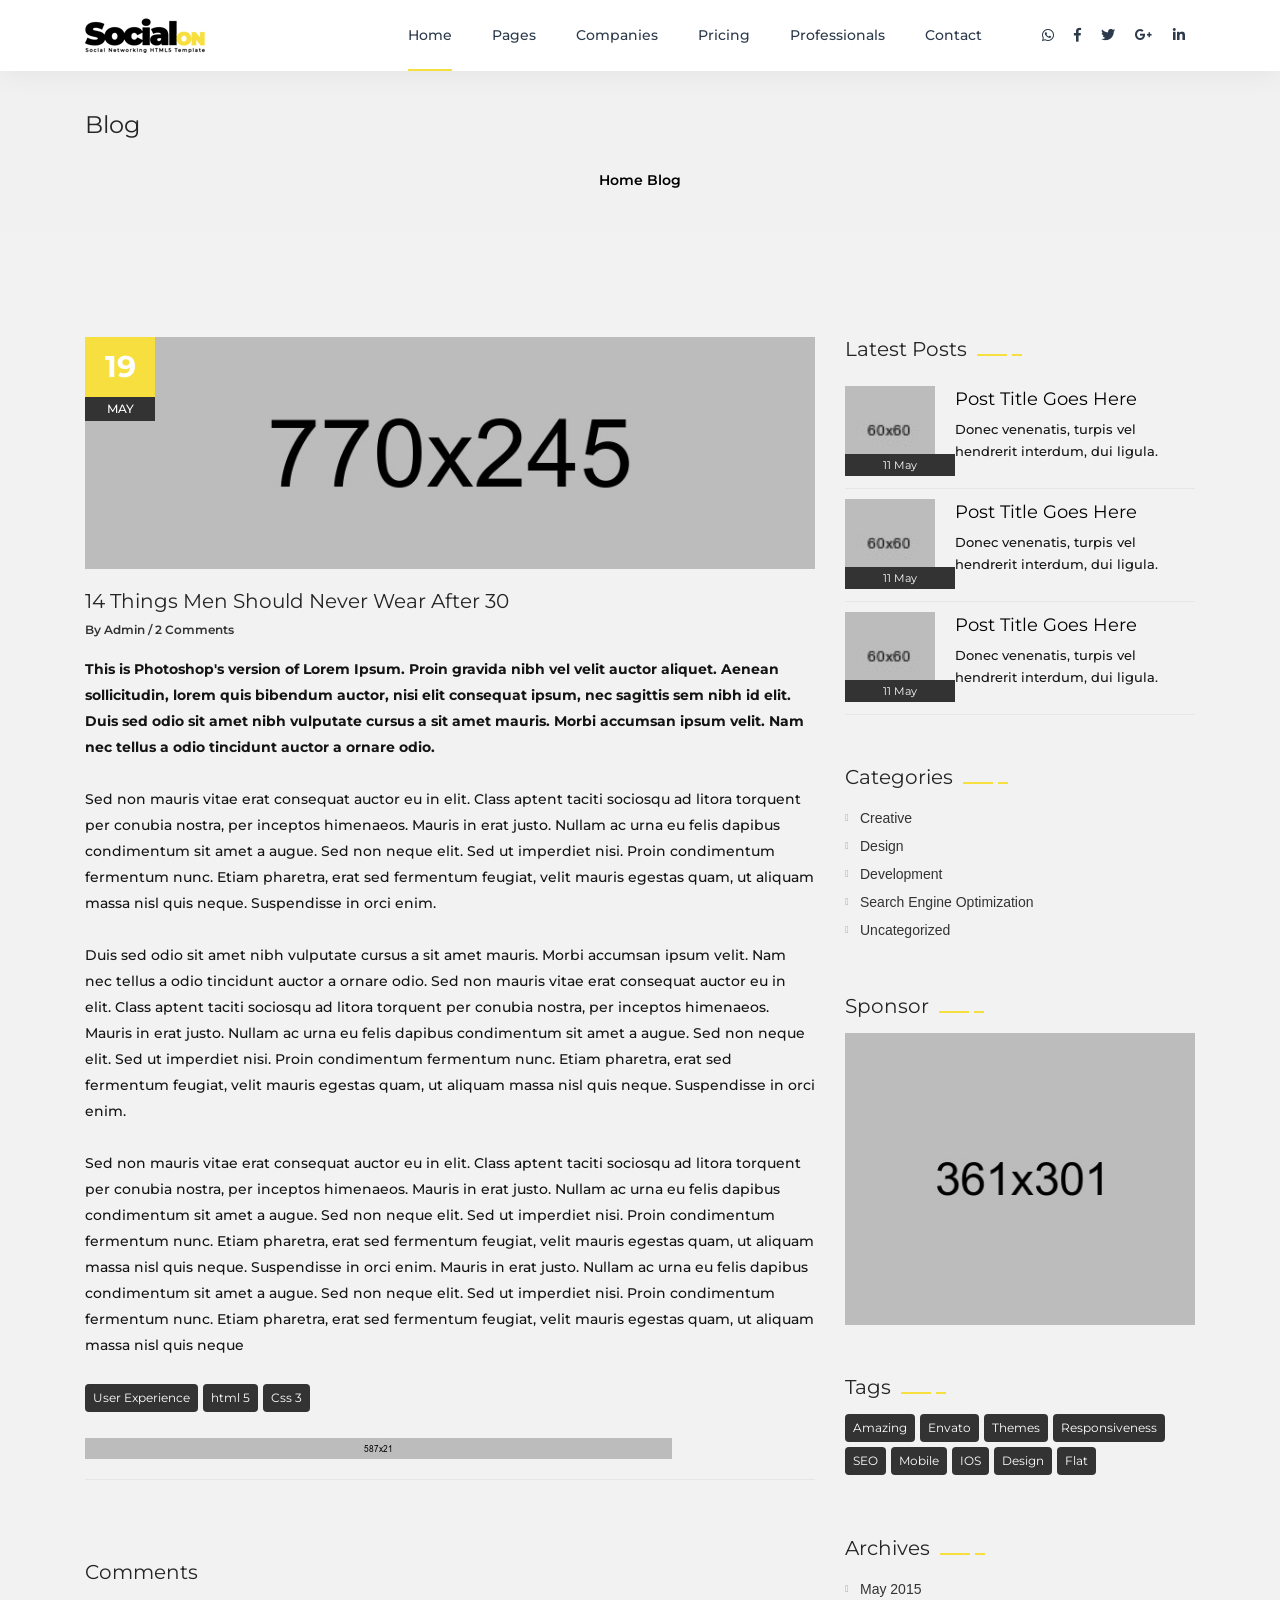
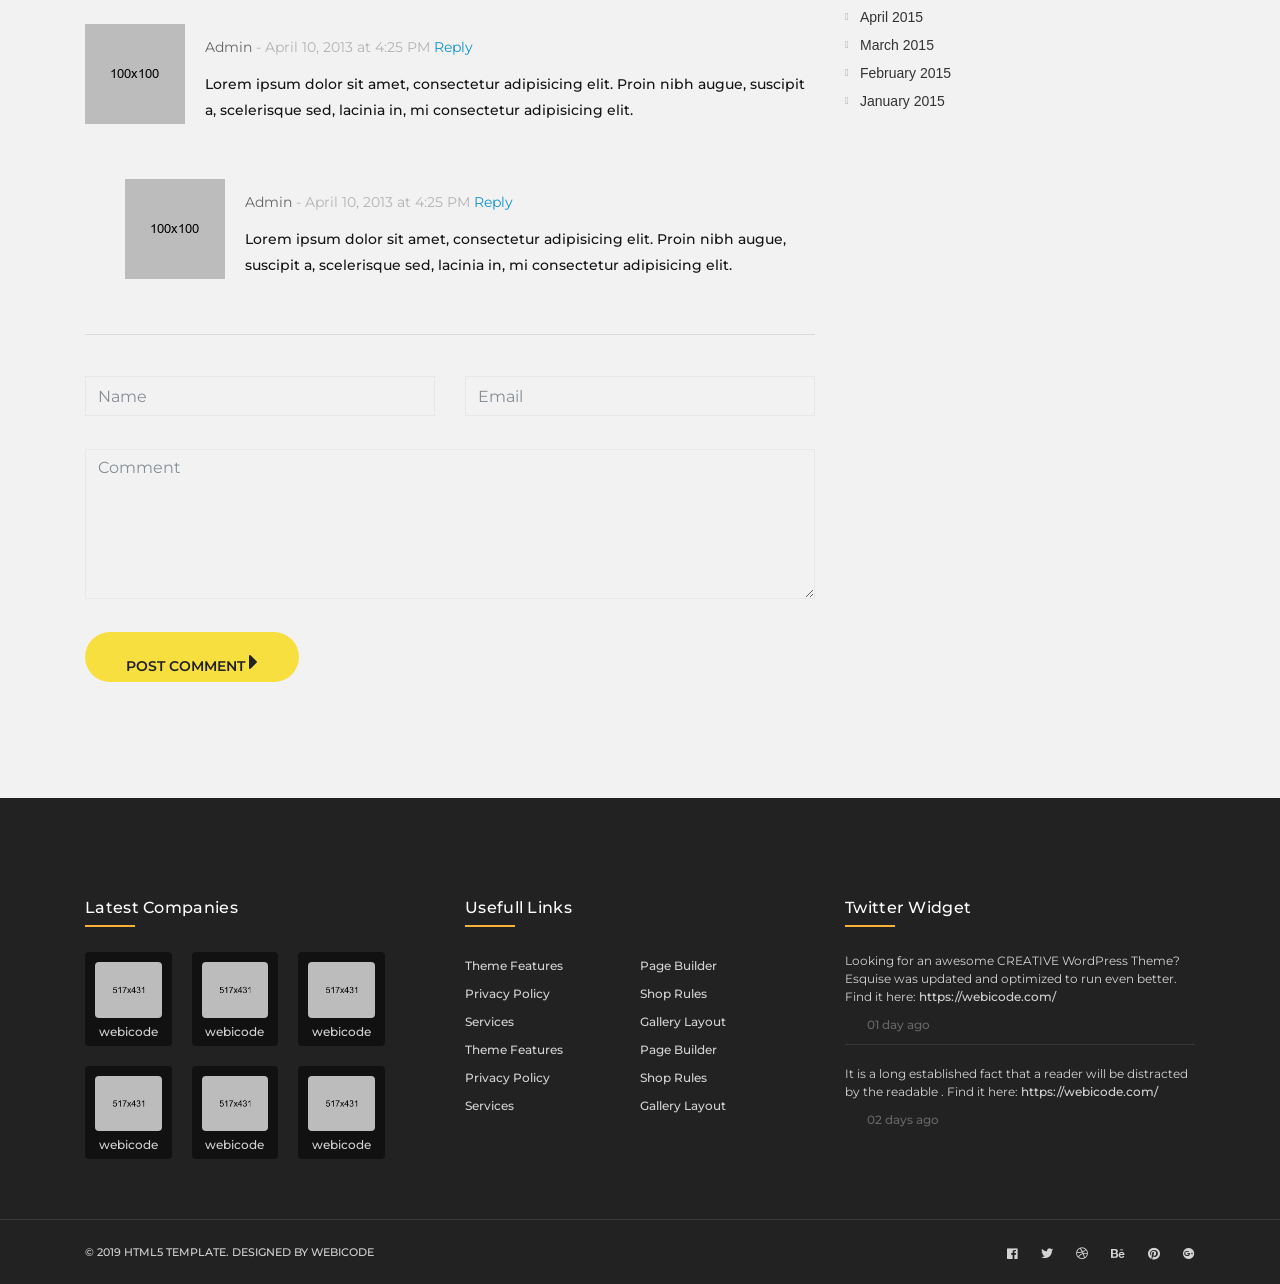
<file: html/blog-single.html>
<!DOCTYPE html>
<html lang="en">
<head>
<meta charset="utf-8">
<meta http-equiv="X-UA-Compatible" content="IE=edge">
<meta name="viewport" content="width=device-width, initial-scale=1">
<meta name="description" content="">
<meta name="author" content="M_Adnan">
<title>Social Networking Connecting HTML5 Template</title>

<!-- Bootstrap Core CSS -->
<link href="css/bootstrap.min.css" rel="stylesheet">

<!-- Custom CSS -->
<link href="css/main.css" rel="stylesheet">
<link href="fonts/flaticon.css" rel="stylesheet">
<link href="css/style.css" rel="stylesheet">
<link href="css/responsive.css" rel="stylesheet">

<!-- fontawesome  -->
<link href="css/all.min.css" rel="stylesheet">

    
<!-- JavaScripts -->
<script src="js/modernizr.js"></script>

<!-- Online Fonts -->
<link href="https://fonts.googleapis.com/css?family=Montserrat:300,400,500,600,700,800" rel="stylesheet">

<!-- HTML5 Shim and Respond.js IE8 support of HTML5 elements and media queries -->
<!-- WARNING: Respond.js doesn't work if you view the page via file:// -->
<!--[if lt IE 9]>
    <script src="https://oss.maxcdn.com/libs/html5shiv/3.7.0/html5shiv.js"></script>
    <script src="https://oss.maxcdn.com/libs/respond.js/1.4.2/respond.min.js"></script>
<![endif]-->

</head>
<body>

<!-- Wrap -->
<div id="wrap"> 
  
  <!-- header -->
  <header class="sticky">
    <div class="container"> 
      
      <!-- Logo -->
      <div class="logo"> <a href="index.html"><img class="img-responsive" src="images/logo-dark.png" alt="" ></a> </div>
      <nav class="navbar ownmenu navbar-expand-lg" id="nav-resposive">
        <button class="navbar-toggler collapsed" type="button" data-toggle="collapse" data-target="#navbarNav" aria-controls="navbarNav" aria-expanded="false" aria-label="Toggle navigation"> <span class="navbar-toggler-icon"></span> </button>
        <div class="collapse navbar-collapse" id="navbarNav" data-parent="#nav-resposive">
          <ul class="nav">
            <li class="active"> <a href="index.html">Home</a> </li>
            <li class="dropdown"> <a href="#." class="dropdown-toggle" data-toggle="dropdown">Pages</a>
              <ul class="dropdown-menu">
                <li> <a href="index.html">Home </a> </li>
                <li> <a href="about.html">About </a> </li>
                <li> <a href="pricing.html">Pricing </a> </li>
                <li> <a href="login-register.html">Login / Register </a> </li>
                <li> <a href="companies.html">Companies</a> </li>
                <li> <a href="companies-detail.html">Companies Detail </a> </li>
                <li> <a href="professionals.html">Professional </a> </li>
                <li> <a href="professional-details.html">Professional Details </a> </li>
                <li> <a href="job-board.html">Job Board </a> </li>
                <li> <a href="job-board-details.html">Job Board Details</a> </li>
                <li class="sub-menu"> <a href="#.">2nd Level Menu </a>
                  <ul class="dropdown-menu sec-level">
                    <li> <a href="about.html">About </a> </li>
                    <li> <a href="pricing.html">Pricing </a> </li>
                  </ul>
                </li>
              </ul>
            </li>
            <li> <a href="companies.html">Companies</a> </li>
            <li> <a href="pricing.html">Pricing </a> </li>
            <!-- Two Link Option -->
            <li class="dropdown"> <a href="professionals.html" class="dropdown-toggle" data-toggle="dropdown">Professionals</a>
              <div class="dropdown-menu two-option">
                <div class="row">
                  <ul class="col-sm-6">
                    <li> <a href="index.html">Home </a> </li>
                    <li> <a href="about.html">About </a> </li>
                    <li> <a href="services.html">Services </a> </li>
                    <li> <a href="companies.html">Companies</a> </li>
                    <li> <a href="companies-detail.html">Companies Detail </a> </li>
                    <li> <a href="professionals.html">Professionals </a> </li>
                    <li> <a href="job-board.html">Job Board </a> </li>
                  </ul>
                  <ul class="col-sm-6">
                    <li> <a href="index.html">Home </a> </li>
                    <li> <a href="about.html">About </a> </li>
                    <li> <a href="services.html">Services </a> </li>
                    <li> <a href="companies.html">Companies</a> </li>
                    <li> <a href="companies-detail.html">Companies Detail </a> </li>
                    <li> <a href="professionals.html">Professionals </a> </li>
                    <li> <a href="job-board.html">Job Board </a> </li>
                  </ul>
                </div>
              </div>
            </li>
            <li> <a href="contact.html"> Contact</a> </li>
          </ul>
        </div>
        
        <!-- Nav Right -->
        <div class="nav-right">
          <button class="social-toggler collapsed" type="button" data-toggle="collapse" data-target="#socialNav" aria-controls="socialNav" aria-expanded="false" aria-label="Toggle navigation"> <span class="fa fa-share-alt"></span> </button>
          <div class="collapse navbar-collapse navbar-expand-lg" id="socialNav" data-parent="#nav-resposive">
            <div class="social_icons">
              <ul>
                <li><a href="#."><i class="fab fa-whatsapp"></i></a></li>
                <li><a href="#."><i class="fab fa-facebook-f"></i></a></li>
                <li><a href="#."><i class="fab fa-twitter"></i></a></li>
                <li><a href="#."><i class="fab fa-google-plus-g"></i></a></li>
                <li><a href="#."><i class="fab fa-linkedin-in"></i></a></li>
              </ul>
            </div>
          </div>
        </div>
      </nav>
    </div>
    <div class="clearfix"></div>
  </header>
  
  <!-- Content -->
  <div id="content"> 
    
    <!-- SUB BANNER -->
    <section class="sub-bnr">
      <div class="position-center-center">
        <div class="container">
          <h4>Blog</h4>
          <!-- Breadcrumbs -->
          <ol class="breadcrumb">
            <li><a href="#">Home</a></li>
            <li class="active">Blog</li>
          </ol>
        </div>
      </div>
    </section>
    
    <!-- BLOG -->
    <section class="blog blog-pages">
      <div class="container">
        <div class="row">
          <div class="col-md-8"> 
            
            <!-- Post -->
            <article> <img class="img-responsive" src="images/blog-1.jpg" alt="" > 
              <!-- Date -->
              <div class="date"> 19 <span>MAY</span> </div>
              <!-- Detail -->
              <div class="post-detail">
                <h5 class="font-normal">14 Things Men Should Never Wear After 30</a> <span>By Admin  /  2 Comments</h5>
                <p><strong>This is Photoshop's version  of Lorem Ipsum. Proin gravida nibh vel velit auctor aliquet. Aenean sollicitudin, lorem quis bibendum auctor, nisi elit consequat ipsum, nec sagittis sem nibh id elit. Duis sed odio sit amet nibh vulputate cursus a sit amet mauris. Morbi accumsan ipsum velit. Nam nec tellus a odio tincidunt auctor a ornare odio.</strong> <br>
                  <br>
                  Sed non  mauris vitae erat consequat auctor eu in elit. Class aptent taciti sociosqu ad litora torquent per conubia nostra, per inceptos himenaeos. Mauris in erat justo. Nullam ac urna eu felis dapibus condimentum sit amet a augue. Sed non neque elit. Sed ut imperdiet nisi. Proin condimentum fermentum nunc. Etiam pharetra, erat sed fermentum feugiat, velit mauris egestas quam, ut aliquam massa nisl quis neque. Suspendisse in orci enim. <br>
                  <br>
                  Duis sed odio sit amet nibh vulputate cursus a sit amet mauris. Morbi accumsan ipsum velit. Nam nec tellus a odio tincidunt auctor a ornare odio. Sed non  mauris vitae erat consequat auctor eu in elit. Class aptent taciti sociosqu ad litora torquent per conubia nostra, per inceptos himenaeos. Mauris in erat justo. Nullam ac urna eu felis dapibus condimentum sit amet a augue. Sed non neque elit. Sed ut imperdiet nisi. Proin condimentum fermentum nunc. Etiam pharetra, erat sed fermentum feugiat, velit mauris egestas quam, ut aliquam massa nisl quis neque. Suspendisse in orci enim.<br>
                  <br>
                  Sed non  mauris vitae erat consequat auctor eu in elit. Class aptent taciti sociosqu ad litora torquent per conubia nostra, per inceptos himenaeos. Mauris in erat justo. Nullam ac urna eu felis dapibus condimentum sit amet a augue. Sed non neque elit. Sed ut imperdiet nisi. Proin condimentum fermentum nunc. Etiam pharetra, erat sed fermentum feugiat, velit mauris egestas quam, ut aliquam massa nisl quis neque. Suspendisse in orci enim. Mauris in erat justo. Nullam ac urna eu felis dapibus condimentum sit amet a augue. Sed non neque elit. Sed ut imperdiet nisi. Proin 
                  condimentum fermentum nunc. Etiam pharetra, erat sed fermentum feugiat, velit mauris egestas quam, ut aliquam massa nisl quis neque </p>
                <!-- Tags -->
                <ul class="tags margin-bottom-20">
                  <li><a href="#.">User Experience</a></li>
                  <li><a href="#.">html 5</a></li>
                  <li><a href="#.">Css 3</a></li>
                </ul>
                <img class="img-responsive" src="images/share-img.jpg" alt="" > </div>
            </article>
            
            <!--=======  COMMENTS =========-->
            <div class="comments margin-top-80">
              <h5 class="font-normal margin-bottom-40">Comments</h5>
              <ul class="media-list">
                
                <!--=======  COMMENTS =========-->
                <li class="media">
                  <div class="media-left"> <a href="#"> <img class="media-object img-responsive" src="images/coment-img-1.jpg" alt=""> </a> </div>
                  <div class="media-body">
                    <h6 class="media-heading">Admin <span>- April 10, 2013 at 4:25 PM</span> <a href="#." class="raply">Reply</a></h6>
                    <p>Lorem ipsum dolor sit amet, consectetur adipisicing elit. Proin nibh augue, suscipit a, scelerisque sed, lacinia in, mi consectetur adipisicing elit.</p>
                  </div>
                </li>
                
                <!--=======  COMMENTS =========-->
                <li class="media margin-left-40">
                  <div class="media-left"> <a href="#"> <img class="media-object img-responsive" src="images/coment-img-2.jpg" alt=""> </a> </div>
                  <div class="media-body">
                    <h6 class="media-heading">Admin <span>- April 10, 2013 at 4:25 PM</span> <a href="#." class="raply">Reply</a></h6>
                    <p>Lorem ipsum dolor sit amet, consectetur adipisicing elit. Proin nibh augue, suscipit a, scelerisque sed, lacinia in, mi consectetur adipisicing elit.</p>
                  </div>
                </li>
              </ul>
              
              <!--=======  LEAVE COMMENTS =========-->
              <hr class="main">
              <form>
                <ul class="row">
                  <li class="col-sm-6">
                    <label>
                      <input type="text" class="form-control" name="name" placeholder="Name">
                    </label>
                  </li>
                  <li class="col-sm-6">
                    <label>
                      <input type="text" class="form-control" name="name" placeholder="Email">
                    </label>
                  </li>
                  <li class="col-sm-12">
                    <label>
                      <textarea class="form-control" placeholder="Comment"></textarea>
                    </label>
                  </li>
                  <li class="col-sm-12">
                    <button type="submit" class="btn btn-1 margin-top-20">Post comment <i class="fa fa-caret-right"></i></button>
                  </li>
                </ul>
              </form>
            </div>
          </div>
          
          <!-- Side Bar -->
          <div class="col-md-4">
            <div class="side-bar"> 
              
              <!-- Recent Posts -->
              <h5 class="side-tittle">Latest Posts </h5>
              <ul class="papu-post">
                <li class="media">
                  <div class="media-left"> <a href="blog-single.html"> <img class="media-object" src="images/small-post-1.jpg" alt=""></a><span>11 May</span> </div>
                  <div class="media-body"> <a class="media-heading" href="blog-single.html">Post Title Goes Here </a>
                    <p>Donec venenatis, turpis vel hendrerit interdum, dui ligula. </p>
                  </div>
                </li>
                <li class="media">
                  <div class="media-left"> <a href="blog-single.html"> <img class="media-object" src="images/small-post-2.jpg" alt=""></a><span>11 May</span> </div>
                  <div class="media-body"> <a class="media-heading" href="blog-single.html">Post Title Goes Here</a>
                    <p>Donec venenatis, turpis vel hendrerit interdum, dui ligula. </p>
                  </div>
                </li>
                <li class="media">
                  <div class="media-left"> <a href="blog-single.html"> <img class="media-object" src="images/small-post-3.jpg" alt=""></a><span>11 May</span> </div>
                  <div class="media-body"> <a class="media-heading" href="blog-single.html">Post Title Goes Here </a>
                    <p>Donec venenatis, turpis vel hendrerit interdum, dui ligula. </p>
                  </div>
                </li>
              </ul>
              
              <!-- Categories -->
              <h5 class="side-tittle margin-top-50">Categories </h5>
              <ul class="cate">
                <li><a href="#.">Creative</a></li>
                <li><a href="#."> Design</a></li>
                <li><a href="#."> Development</a></li>
                <li><a href="#."> Search Engine Optimization</a></li>
                <li><a href="#."> Uncategorized</a></li>
              </ul>
              <div class="add margin-top-50"> 
                <!-- ADD -->
                <h5 class="side-tittle">Sponsor </h5>
                <img class="img-responsive" src="images/add-img.jpg" alt=""> </div>
              
              <!-- Tags -->
              <h5 class="side-tittle margin-top-50">Tags </h5>
              <ul class="tags">
                <li><a href="#.">Amazing </a></li>
                <li><a href="#.">Envato </a></li>
                <li><a href="#.">Themes </a></li>
                <li><a href="#.">Responsiveness </a></li>
                <li><a href="#.">SEO </a></li>
                <li><a href="#.">Mobile </a></li>
                <li><a href="#.">IOS </a></li>
                <li><a href="#.">Design </a></li>
                <li><a href="#.">Flat </a></li>
              </ul>
              
              <!-- Archives -->
              <h5 class="side-tittle margin-top-50">Archives </h5>
              <ul class="cate">
                <li><a href="#."> May 2015</a></li>
                <li><a href="#."> April 2015</a></li>
                <li><a href="#."> March 2015</a></li>
                <li><a href="#."> February 2015</a></li>
                <li><a href="#."> January 2015</a></li>
              </ul>
            </div>
          </div>
        </div>
      </div>
    </section>
  </div>
  
  <!-- Footer -->
  <footer id="footer">
    <div class="footer-wrapper"> 
      
      <!-- Footer Top -->
      <div class="footer-top">
        <div class="footer-top-wrapper">
          <div class="container">
            <div class="row"> 
              <!-- About Block -->
              <div class="col-md-4">
                <div class="block block-companies">
                  <h3 class="block-title">Latest Companies</h3>
                  <div class="block-content">
                    <ul>
                      <li> <a href="#."> <img src="images/company-img-1.jpg" alt="" class="img-responsive"> Webicode</a></li>
                      <li> <a href="#."> <img src="images/company-img-2.jpg" alt="" class="img-responsive"> Webicode</a></li>
                      <li> <a href="#."> <img src="images/company-img-3.jpg" alt="" class="img-responsive"> Webicode</a></li>
                      <li> <a href="#."> <img src="images/company-img-4.jpg" alt="" class="img-responsive"> Webicode</a></li>
                      <li> <a href="#."> <img src="images/company-img-5.jpg" alt="" class="img-responsive"> Webicode</a></li>
                      <li> <a href="#."> <img src="images/company-img-6.jpg" alt="" class="img-responsive"> Webicode</a></li>
                    </ul>
                  </div>
                </div>
              </div>
              
              <!-- Footer Links Block -->
              <div class="col-md-4">
                <div class="block block-links">
                  <h3 class="block-title"><span>Usefull Links</span></h3>
                  <div class="block-content">
                    <ul>
                      <li><a href="#.">Theme Features</a></li>
                      <li><a href="#.">Page Builder</a></li>
                      <li><a href="#.">Privacy Policy</a></li>
                      <li><a href="#.">Shop Rules</a></li>
                      <li><a href="#.">Services</a></li>
                      <li><a href="#.">Gallery Layout</a></li>
                      <li><a href="#.">Theme Features</a></li>
                      <li><a href="#.">Page Builder</a></li>
                      <li><a href="#.">Privacy Policy</a></li>
                      <li><a href="#.">Shop Rules</a></li>
                      <li><a href="#.">Services</a></li>
                      <li><a href="#.">Gallery Layout</a></li>
                    </ul>
                  </div>
                </div>
              </div>
              
              <!-- Twitter Widget Block -->
              <div class="col-md-4">
                <div class="block block-twitter-widget">
                  <h3 class="block-title"><span>Twitter Widget</span></h3>
                  <div class="block-content">
                    <div class="twitter-item">
                      <div class="twitter-content"> Looking for an awesome CREATIVE WordPress Theme? Esquise was updated and optimized to run even better. Find it here: <a href="https://webicode.com/" target="_blank">https://webicode.com/</a> </div>
                      <div class="twitter-context"> <i class="fa fa-twitter"></i><span class="twitter-date">01 day ago</span> </div>
                    </div>
                    <div class="twitter-item">
                      <div class="twitter-content"> It is a long established fact that a reader will be distracted by the readable . Find it here: <a href="https://webicode.com/" target="_blank">https://webicode.com/</a> </div>
                      <div class="twitter-context"> <i class="fa fa-twitter"></i><span class="twitter-date">02 days ago</span> </div>
                    </div>
                  </div>
                </div>
              </div>
            </div>
          </div>
        </div>
      </div>
      
      <!-- Footer Bottom -->
      <div class="footer-bottom">
        <div class="footer-bottom-wrapper">
          <div class="container">
            <div class="row">
              <div class="col-md-6 copyright">
                <p>&copy; 2019 HTML5 Template. DESIGNED BY <a href="https://webicode.com/"> WEBICODE</a></p>
              </div>
              <div class="col-md-6 social-links">
                <ul class="right">
                  <li><a href="#."><i class="fab fa-facebook"></i></a></li>
                  <li><a href="#."><i class="fab fa-twitter"></i></a></li>
                  <li><a href="#."><i class="fab fa-dribbble"></i></a></li>
                  <li><a href="#."><i class="fab fa-behance"></i></a></li>
                  <li><a href="#."><i class="fab fa-pinterest"></i></a></li>
                  <li><a href="#."><i class="fab fa-google-plus"></i></a></li>
                </ul>
              </div>
            </div>
          </div>
        </div>
      </div>
      <!-- End Footer Bottom --> 
    </div>
  </footer>
  <!-- End Footer --> 
  
</div>
<script src="js/jquery-1.11.3.min.js"></script> 
<script src="js/bootstrap.min.js"></script> 
<script src="js/main.js"></script>
</body>
</html>
</file>
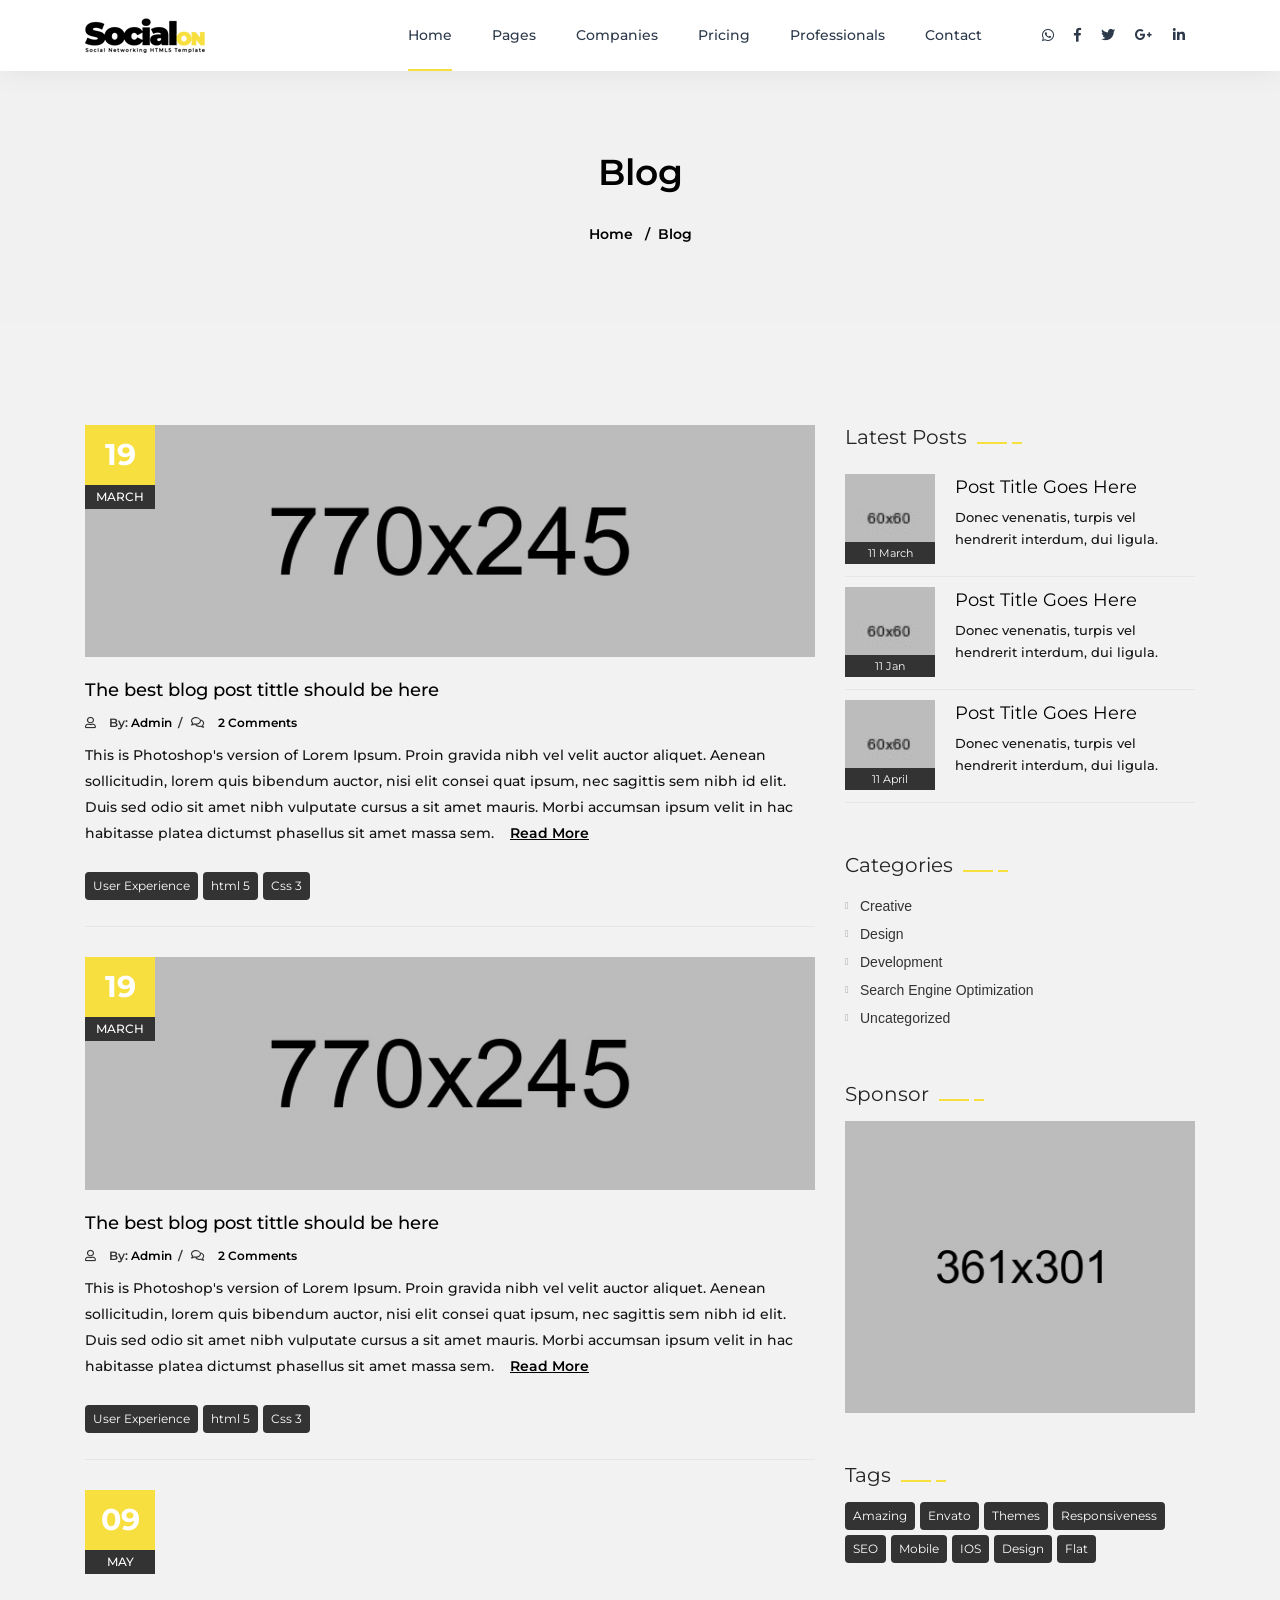
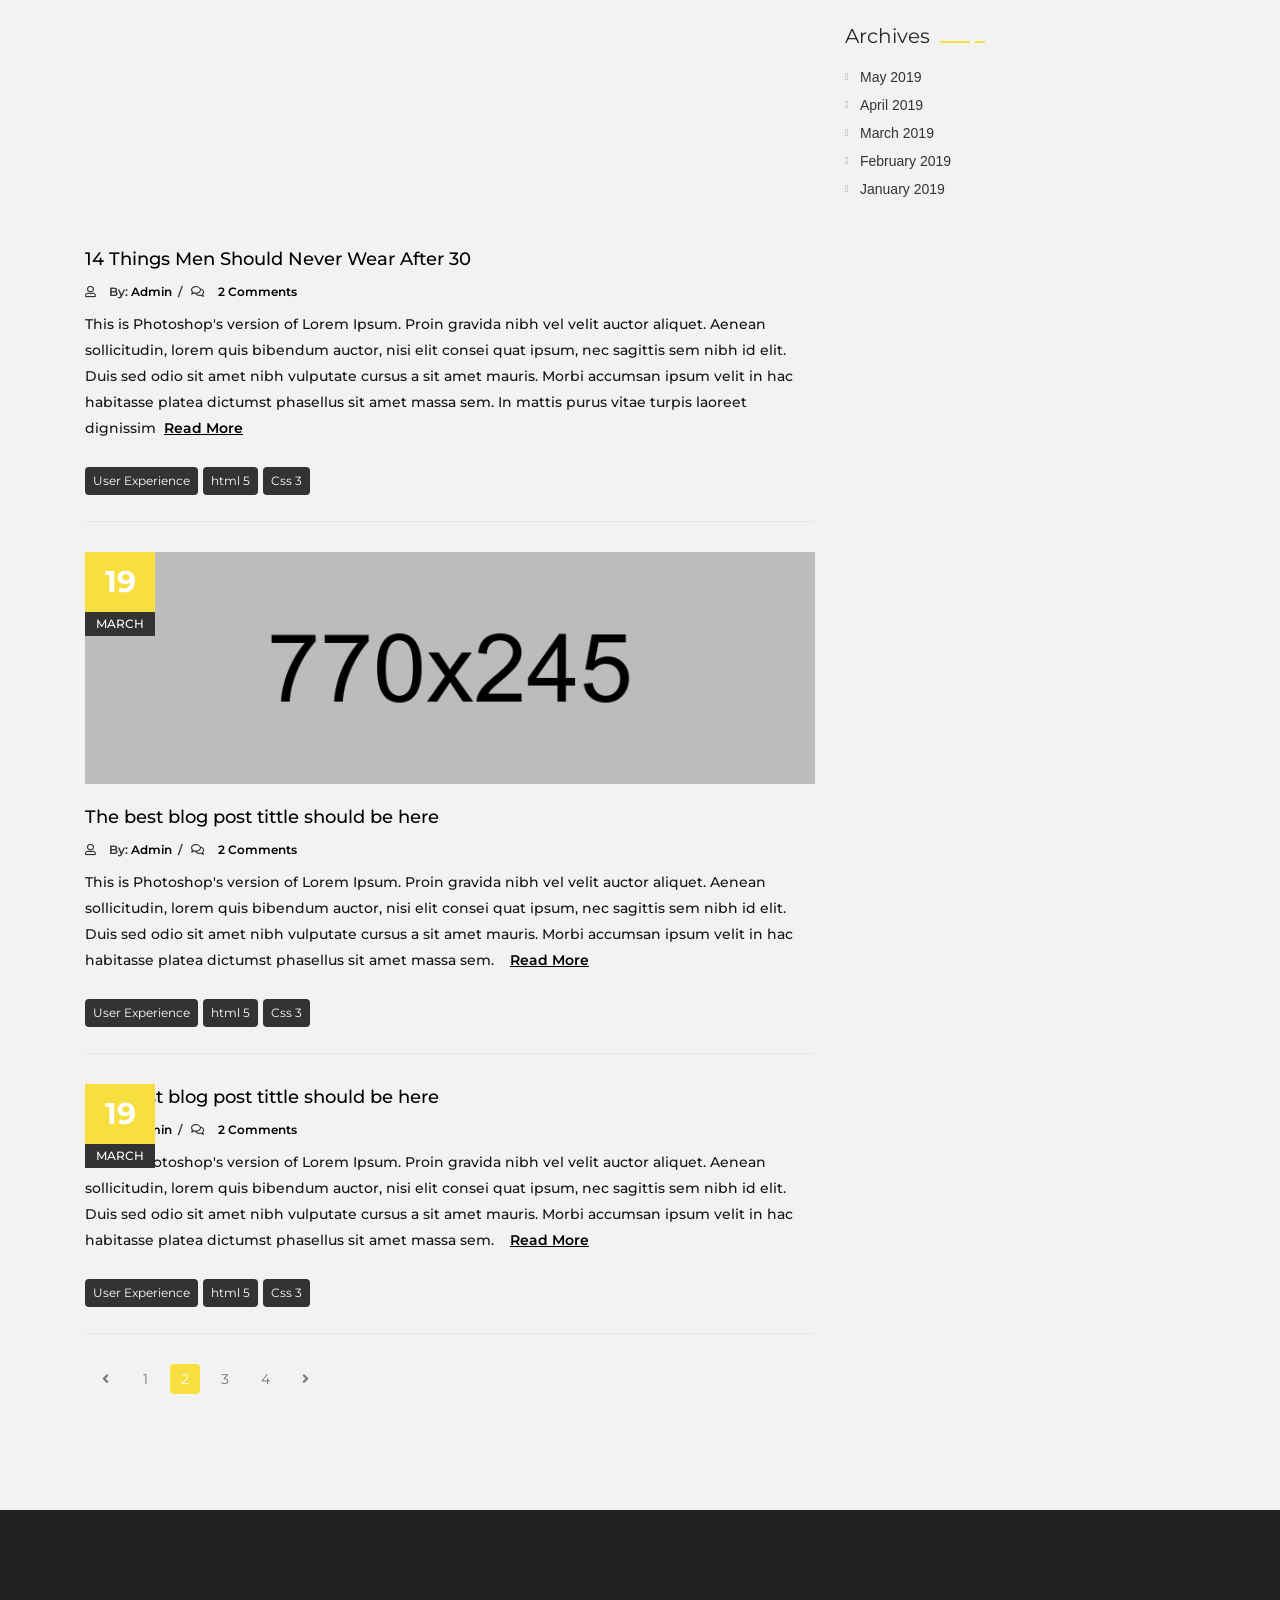
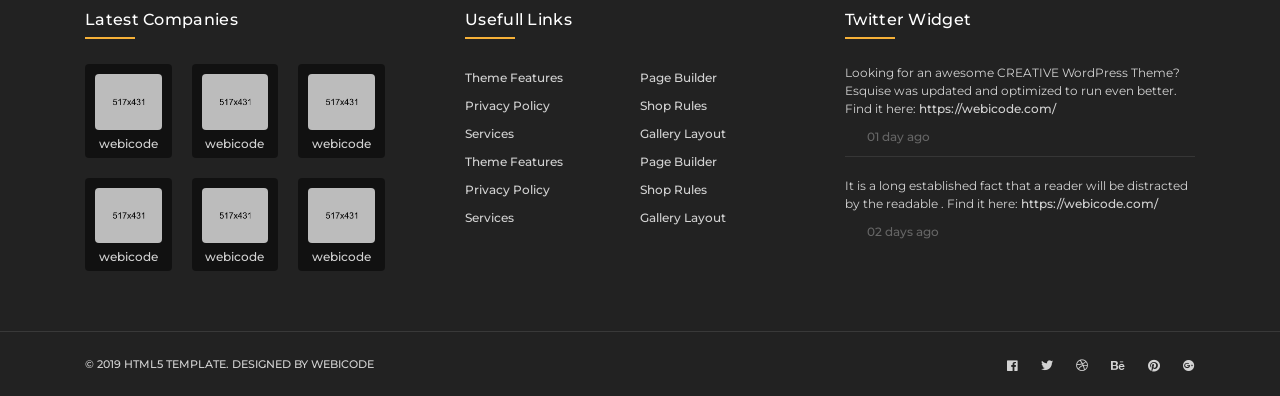
<file: html/blog.html>
<!DOCTYPE html>
<html lang="en">
<head>
<meta charset="utf-8">
<meta http-equiv="X-UA-Compatible" content="IE=edge">
<meta name="viewport" content="width=device-width, initial-scale=1">
<meta name="description" content="">
<meta name="author" content="M_Adnan">
<title>Social Networking Connecting HTML5 Template</title>

<!-- Bootstrap Core CSS -->
<link href="css/bootstrap.min.css" rel="stylesheet">

<!-- Custom CSS -->
<link href="css/main.css" rel="stylesheet">
<link href="fonts/flaticon.css" rel="stylesheet">
<link href="css/style.css" rel="stylesheet">
<link href="css/responsive.css" rel="stylesheet">

<!-- fontawesome  -->
<link href="css/all.min.css" rel="stylesheet">

    
<!-- JavaScripts -->
<script src="js/modernizr.js"></script>

<!-- Online Fonts -->
<link href="https://fonts.googleapis.com/css?family=Montserrat:300,400,500,600,700,800" rel="stylesheet">

<!-- HTML5 Shim and Respond.js IE8 support of HTML5 elements and media queries -->
<!-- WARNING: Respond.js doesn't work if you view the page via file:// -->
<!--[if lt IE 9]>
    <script src="https://oss.maxcdn.com/libs/html5shiv/3.7.0/html5shiv.js"></script>
    <script src="https://oss.maxcdn.com/libs/respond.js/1.4.2/respond.min.js"></script>
<![endif]-->

</head>
<body>

<!-- Wrap -->
<div id="wrap"> 
  
  <!-- header -->
  <header class="sticky">
    <div class="container"> 
      
      <!-- Logo -->
      <div class="logo"> <a href="index.html"><img class="img-responsive" src="images/logo-dark.png" alt="" ></a> </div>
      <nav class="navbar ownmenu navbar-expand-lg" id="nav-resposive">
        <button class="navbar-toggler collapsed" type="button" data-toggle="collapse" data-target="#navbarNav" aria-controls="navbarNav" aria-expanded="false" aria-label="Toggle navigation"> <span class="navbar-toggler-icon"></span> </button>
        <div class="collapse navbar-collapse" id="navbarNav" data-parent="#nav-resposive">
          <ul class="nav">
            <li class="active"> <a href="index.html">Home</a> </li>
            <li class="dropdown"> <a href="#." class="dropdown-toggle" data-toggle="dropdown">Pages</a>
              <ul class="dropdown-menu">
                <li> <a href="index.html">Home </a> </li>
                <li> <a href="about.html">About </a> </li>
                <li> <a href="pricing.html">Pricing </a> </li>
                <li> <a href="login-register.html">Login / Register </a> </li>
                <li> <a href="companies.html">Companies</a> </li>
                <li> <a href="companies-detail.html">Companies Detail </a> </li>
                <li> <a href="professionals.html">Professional </a> </li>
                <li> <a href="professional-details.html">Professional Details </a> </li>
                <li> <a href="job-board.html">Job Board </a> </li>
                <li> <a href="job-board-details.html">Job Board Details</a> </li>
                <li class="sub-menu"> <a href="#.">2nd Level Menu </a>
                  <ul class="dropdown-menu sec-level">
                    <li> <a href="about.html">About </a> </li>
                    <li> <a href="pricing.html">Pricing </a> </li>
                  </ul>
                </li>
              </ul>
            </li>
            <li> <a href="companies.html">Companies</a> </li>
            <li> <a href="pricing.html">Pricing </a> </li>
            <!-- Two Link Option -->
            <li class="dropdown"> <a href="professionals.html" class="dropdown-toggle" data-toggle="dropdown">Professionals</a>
              <div class="dropdown-menu two-option">
                <div class="row">
                  <ul class="col-sm-6">
                    <li> <a href="index.html">Home </a> </li>
                    <li> <a href="about.html">About </a> </li>
                    <li> <a href="services.html">Services </a> </li>
                    <li> <a href="companies.html">Companies</a> </li>
                    <li> <a href="companies-detail.html">Companies Detail </a> </li>
                    <li> <a href="professionals.html">Professionals </a> </li>
                    <li> <a href="job-board.html">Job Board </a> </li>
                  </ul>
                  <ul class="col-sm-6">
                    <li> <a href="index.html">Home </a> </li>
                    <li> <a href="about.html">About </a> </li>
                    <li> <a href="services.html">Services </a> </li>
                    <li> <a href="companies.html">Companies</a> </li>
                    <li> <a href="companies-detail.html">Companies Detail </a> </li>
                    <li> <a href="professionals.html">Professionals </a> </li>
                    <li> <a href="job-board.html">Job Board </a> </li>
                  </ul>
                </div>
              </div>
            </li>
            <li> <a href="contact.html"> Contact</a> </li>
          </ul>
        </div>
        
        <!-- Nav Right -->
        <div class="nav-right">
          <button class="social-toggler collapsed" type="button" data-toggle="collapse" data-target="#socialNav" aria-controls="socialNav" aria-expanded="false" aria-label="Toggle navigation"> <span class="fa fa-share-alt"></span> </button>
          <div class="collapse navbar-collapse navbar-expand-lg" id="socialNav" data-parent="#nav-resposive">
            <div class="social_icons">
              <ul>
                <li><a href="#."><i class="fab fa-whatsapp"></i></a></li>
                <li><a href="#."><i class="fab fa-facebook-f"></i></a></li>
                <li><a href="#."><i class="fab fa-twitter"></i></a></li>
                <li><a href="#."><i class="fab fa-google-plus-g"></i></a></li>
                <li><a href="#."><i class="fab fa-linkedin-in"></i></a></li>
              </ul>
            </div>
          </div>
        </div>
      </nav>
    </div>
    <div class="clearfix"></div>
  </header>
  
  <!-- Content -->
  <div id="content"> 
    
     <!-- Banner -->
    <section class="sub-bnr">
      <div class="container">
        <h2>Blog</h2>
        <nav aria-label="breadcrumb">
          <ol class="breadcrumb">
            <li class="breadcrumb-item"><a href="#">Home</a></li>
            <li class="breadcrumb-item active" aria-current="page">Blog</li>
          </ol>
        </nav>
      </div>
    </section>
    
    <!-- BLOG -->
    <section class="blog blog-pages">
      <div class="container">
        <div class="row">
          <div class="col-md-8"> 
            
            <!-- Post -->
            <article> <img class="img-responsive" src="images/blog-1.jpg" alt="" > 
              <!-- Date -->
              <div class="date"> 19 <span>March</span> </div>
              <!-- Detail -->
              <div class="post-detail"> <a href="blog-single.html" class="post-tittle">The best blog post tittle should be here </a> 
                  <span> <i class="far fa-user"></i> By:  <a href="#.">Admin</a>&nbsp;  /  &nbsp; <i class="far fa-comments"></i> <a href="#"> 2 Comments</a></span>
                <p>This is Photoshop's version  of Lorem Ipsum. Proin gravida nibh vel velit auctor aliquet. Aenean sollicitudin, lorem quis bibendum auctor, nisi elit consei quat ipsum, nec sagittis sem nibh id elit. Duis sed odio sit amet nibh vulputate cursus a sit amet mauris. Morbi accumsan ipsum velit in hac habitasse platea dictumst phasellus sit amet massa sem.  &nbsp; &nbsp;<a href="#.">Read More</a></p>
                <!-- Tags -->
                <ul class="tags">
                  <li><a href="#.">User Experience</a></li>
                  <li><a href="#.">html 5</a></li>
                  <li><a href="#.">Css 3</a></li>
                </ul>
              </div>
            </article>
            
            <!-- Post -->
            <article> <img class="img-responsive" src="images/blog-2.jpg" alt="" > 
              <!-- Date -->
              <div class="date"> 19 <span>March</span> </div>
              <!-- Detail -->
              <div class="post-detail"> <a href="blog-single.html" class="post-tittle">The best blog post tittle should be here </a> 
                  <span> <i class="far fa-user"></i> By:  <a href="#.">Admin</a>&nbsp;  /  &nbsp; <i class="far fa-comments"></i> <a href="#"> 2 Comments</a></span>
                <p>This is Photoshop's version  of Lorem Ipsum. Proin gravida nibh vel velit auctor aliquet. Aenean sollicitudin, lorem quis bibendum auctor, nisi elit consei quat ipsum, nec sagittis sem nibh id elit. Duis sed odio sit amet nibh vulputate cursus a sit amet mauris. Morbi accumsan ipsum velit in hac habitasse platea dictumst phasellus sit amet massa sem.  &nbsp; &nbsp;<a href="#.">Read More</a></p>
                <!-- Tags -->
                <ul class="tags">
                  <li><a href="#.">User Experience</a></li>
                  <li><a href="#.">html 5</a></li>
                  <li><a href="#.">Css 3</a></li>
                </ul>
              </div>
            </article>
            
            <!-- Post -->
            <article>
              <iframe src="https://player.vimeo.com/video/23534361"></iframe>
              <!-- Date -->
              <div class="date"> 09 <span>MAY</span> </div>
              <!-- Detail -->
              <div class="post-detail"> <a href="blog-single.html" class="post-tittle">14 Things Men Should Never Wear After 30</a> <span> <i class="far fa-user"></i> By:  <a href="#.">Admin</a>&nbsp;  /  &nbsp; <i class="far fa-comments"></i> <a href="#"> 2 Comments</a></span>
                <p>This is Photoshop's version  of Lorem Ipsum. Proin gravida nibh vel velit auctor aliquet. Aenean sollicitudin, lorem quis bibendum auctor, nisi elit consei quat ipsum, nec sagittis sem nibh id elit. Duis sed odio sit amet nibh vulputate cursus a sit amet mauris. Morbi accumsan ipsum velit in hac habitasse platea dictumst phasellus sit amet massa sem. In mattis purus vitae turpis laoreet dignissim &nbsp;<a href="#.">Read More</a></p>
                <!-- Tags -->
                <ul class="tags">
                  <li><a href="#.">User Experience</a></li>
                  <li><a href="#.">html 5</a></li>
                  <li><a href="#.">Css 3</a></li>
                </ul>
              </div>
            </article>
            
            <!-- Post -->
            <article> <img class="img-responsive" src="images/blog-4.jpg" alt="" > 
              <!-- Date -->
              <div class="date"> 19 <span>March</span> </div>
              <!-- Detail -->
              <div class="post-detail"> <a href="blog-single.html" class="post-tittle">The best blog post tittle should be here </a> 
                  <span> <i class="far fa-user"></i> By:  <a href="#.">Admin</a>&nbsp;  /  &nbsp; <i class="far fa-comments"></i> <a href="#"> 2 Comments</a></span>
                <p>This is Photoshop's version  of Lorem Ipsum. Proin gravida nibh vel velit auctor aliquet. Aenean sollicitudin, lorem quis bibendum auctor, nisi elit consei quat ipsum, nec sagittis sem nibh id elit. Duis sed odio sit amet nibh vulputate cursus a sit amet mauris. Morbi accumsan ipsum velit in hac habitasse platea dictumst phasellus sit amet massa sem.  &nbsp; &nbsp;<a href="#.">Read More</a></p>
                <!-- Tags -->
                <ul class="tags">
                  <li><a href="#.">User Experience</a></li>
                  <li><a href="#.">html 5</a></li>
                  <li><a href="#.">Css 3</a></li>
                </ul>
              </div>
            </article>
            
            <!-- Post -->
            <article class="simple-text"> 
              <!-- Date -->
              <div class="date"> 19 <span>March</span> </div>
              <!-- Detail -->
              <div class="post-detail"> <a href="blog-single.html" class="post-tittle">The best blog post tittle should be here </a> 
                  <span> <i class="far fa-user"></i> By:  <a href="#.">Admin</a>&nbsp;  /  &nbsp; <i class="far fa-comments"></i> <a href="#"> 2 Comments</a></span>
                <p>This is Photoshop's version  of Lorem Ipsum. Proin gravida nibh vel velit auctor aliquet. Aenean sollicitudin, lorem quis bibendum auctor, nisi elit consei quat ipsum, nec sagittis sem nibh id elit. Duis sed odio sit amet nibh vulputate cursus a sit amet mauris. Morbi accumsan ipsum velit in hac habitasse platea dictumst phasellus sit amet massa sem.  &nbsp; &nbsp;<a href="#.">Read More</a></p>
                <!-- Tags -->
                <ul class="tags">
                  <li><a href="#.">User Experience</a></li>
                  <li><a href="#.">html 5</a></li>
                  <li><a href="#.">Css 3</a></li>
                </ul>
              </div>
            </article>
            
            <!-- Pagination -->
            <ul class="pagination">
              <li><a href="#."><i class="fa fa-angle-left"></i></a></li>
              <li><a href="#.">1</a></li>
              <li><a class="current" href="#.">2</a></li>
              <li><a href="#.">3</a></li>
              <li><a href="#.">4</a></li>
              <li><a href="#."><i class="fa fa-angle-right"></i></a></li>
            </ul>
          </div>
          
          <!-- Side Bar -->
          <div class="col-md-4">
            <div class="side-bar"> 
              
              <!-- Recent Posts -->
              <h5 class="side-tittle">Latest Posts </h5>
              <ul class="papu-post">
                <li class="media">
                  <div class="media-left"> <a href="blog-single.html"> <img class="media-object" src="images/small-post-1.jpg" alt=""><span>11 March</span></a> </div>
                  <div class="media-body"> <a class="media-heading" href="blog-single.html">Post Title Goes Here </a>
                    <p>Donec venenatis, turpis vel hendrerit interdum, dui ligula. </p>
                  </div>
                </li>
                <li class="media">
                  <div class="media-left"> <a href="blog-single.html"> <img class="media-object" src="images/small-post-2.jpg" alt=""><span>11 Jan</span></a> </div>
                  <div class="media-body"> <a class="media-heading" href="blog-single.html">Post Title Goes Here</a>
                    <p>Donec venenatis, turpis vel hendrerit interdum, dui ligula. </p>
                  </div>
                </li>
                <li class="media">
                  <div class="media-left"> <a href="blog-single.html"> <img class="media-object" src="images/small-post-3.jpg" alt=""><span>11 April</span></a> </div>
                  <div class="media-body"> <a class="media-heading" href="blog-single.html">Post Title Goes Here </a>
                    <p>Donec venenatis, turpis vel hendrerit interdum, dui ligula. </p>
                  </div>
                </li>
              </ul>
              
              <!-- Categories -->
              <h5 class="side-tittle margin-top-50">Categories </h5>
              <ul class="cate">
                <li><a href="#."> Creative</a></li>
                <li><a href="#."> Design</a></li>
                <li><a href="#."> Development</a></li>
                <li><a href="#."> Search Engine Optimization</a></li>
                <li><a href="#."> Uncategorized</a></li>
              </ul>
              <div class="add margin-top-50"> 
                <!-- ADD -->
                <h5 class="side-tittle">Sponsor </h5>
                <img class="img-responsive" src="images/add-img.jpg" alt=""> </div>
              
              <!-- Tags -->
              <h5 class="side-tittle margin-top-50">Tags </h5>
              <ul class="tags">
                <li><a href="#.">Amazing </a></li>
                <li><a href="#.">Envato </a></li>
                <li><a href="#.">Themes </a></li>
                <li><a href="#.">Responsiveness </a></li>
                <li><a href="#.">SEO </a></li>
                <li><a href="#.">Mobile </a></li>
                <li><a href="#.">IOS </a></li>
                <li><a href="#.">Design </a></li>
                <li><a href="#.">Flat </a></li>
              </ul>
              
              <!-- Archives -->
              <h5 class="side-tittle margin-top-50">Archives </h5>
              <ul class="cate">
                <li><a href="#."> May 2019</a></li>
                <li><a href="#."> April 2019</a></li>
                <li><a href="#."> March 2019</a></li>
                <li><a href="#."> February 2019</a></li>
                <li><a href="#."> January 2019</a></li>
              </ul>
            </div>
          </div>
        </div>
      </div>
    </section>
  </div>
  
  <!-- Footer -->
  <footer id="footer">
    <div class="footer-wrapper"> 
      
      <!-- Footer Top -->
      <div class="footer-top">
        <div class="footer-top-wrapper">
          <div class="container">
            <div class="row"> 
              <!-- About Block -->
              <div class="col-md-4">
                <div class="block block-companies">
                  <h3 class="block-title">Latest Companies</h3>
                  <div class="block-content">
                    <ul>
                      <li> <a href="#."> <img src="images/company-img-1.jpg" alt="" class="img-responsive"> Webicode</a></li>
                      <li> <a href="#."> <img src="images/company-img-2.jpg" alt="" class="img-responsive"> Webicode</a></li>
                      <li> <a href="#."> <img src="images/company-img-3.jpg" alt="" class="img-responsive"> Webicode</a></li>
                      <li> <a href="#."> <img src="images/company-img-4.jpg" alt="" class="img-responsive"> Webicode</a></li>
                      <li> <a href="#."> <img src="images/company-img-5.jpg" alt="" class="img-responsive"> Webicode</a></li>
                      <li> <a href="#."> <img src="images/company-img-6.jpg" alt="" class="img-responsive"> Webicode</a></li>
                    </ul>
                  </div>
                </div>
              </div>
              
              <!-- Footer Links Block -->
              <div class="col-md-4">
                <div class="block block-links">
                  <h3 class="block-title"><span>Usefull Links</span></h3>
                  <div class="block-content">
                    <ul>
                      <li><a href="#.">Theme Features</a></li>
                      <li><a href="#.">Page Builder</a></li>
                      <li><a href="#.">Privacy Policy</a></li>
                      <li><a href="#.">Shop Rules</a></li>
                      <li><a href="#.">Services</a></li>
                      <li><a href="#.">Gallery Layout</a></li>
                      <li><a href="#.">Theme Features</a></li>
                      <li><a href="#.">Page Builder</a></li>
                      <li><a href="#.">Privacy Policy</a></li>
                      <li><a href="#.">Shop Rules</a></li>
                      <li><a href="#.">Services</a></li>
                      <li><a href="#.">Gallery Layout</a></li>
                    </ul>
                  </div>
                </div>
              </div>
              
              <!-- Twitter Widget Block -->
              <div class="col-md-4">
                <div class="block block-twitter-widget">
                  <h3 class="block-title"><span>Twitter Widget</span></h3>
                  <div class="block-content">
                    <div class="twitter-item">
                      <div class="twitter-content"> Looking for an awesome CREATIVE WordPress Theme? Esquise was updated and optimized to run even better. Find it here: <a href="https://webicode.com/" target="_blank">https://webicode.com/</a> </div>
                      <div class="twitter-context"> <i class="fa fa-twitter"></i><span class="twitter-date">01 day ago</span> </div>
                    </div>
                    <div class="twitter-item">
                      <div class="twitter-content"> It is a long established fact that a reader will be distracted by the readable . Find it here: <a href="https://webicode.com/" target="_blank">https://webicode.com/</a> </div>
                      <div class="twitter-context"> <i class="fa fa-twitter"></i><span class="twitter-date">02 days ago</span> </div>
                    </div>
                  </div>
                </div>
              </div>
            </div>
          </div>
        </div>
      </div>
      
      <!-- Footer Bottom -->
      <div class="footer-bottom">
        <div class="footer-bottom-wrapper">
          <div class="container">
            <div class="row">
              <div class="col-md-6 copyright">
                <p>&copy; 2019 HTML5 Template. DESIGNED BY <a href="https://webicode.com/"> WEBICODE</a></p>
              </div>
              <div class="col-md-6 social-links">
                <ul class="right">
                  <li><a href="#."><i class="fab fa-facebook"></i></a></li>
                  <li><a href="#."><i class="fab fa-twitter"></i></a></li>
                  <li><a href="#."><i class="fab fa-dribbble"></i></a></li>
                  <li><a href="#."><i class="fab fa-behance"></i></a></li>
                  <li><a href="#."><i class="fab fa-pinterest"></i></a></li>
                  <li><a href="#."><i class="fab fa-google-plus"></i></a></li>
                </ul>
              </div>
            </div>
          </div>
        </div>
      </div>
      <!-- End Footer Bottom --> 
    </div>
  </footer>
  <!-- End Footer --> 
</div>
<script src="js/jquery-1.11.3.min.js"></script>
<script src="js/bootstrap.min.js"></script>
<script src="js/own-menu.js"></script>
<script src="js/jquery.counterup.min.js"></script> 
<script src="js/owl.carousel.min.js"></script>
<script src="js/main.js"></script>
</body>
</html>
</file>
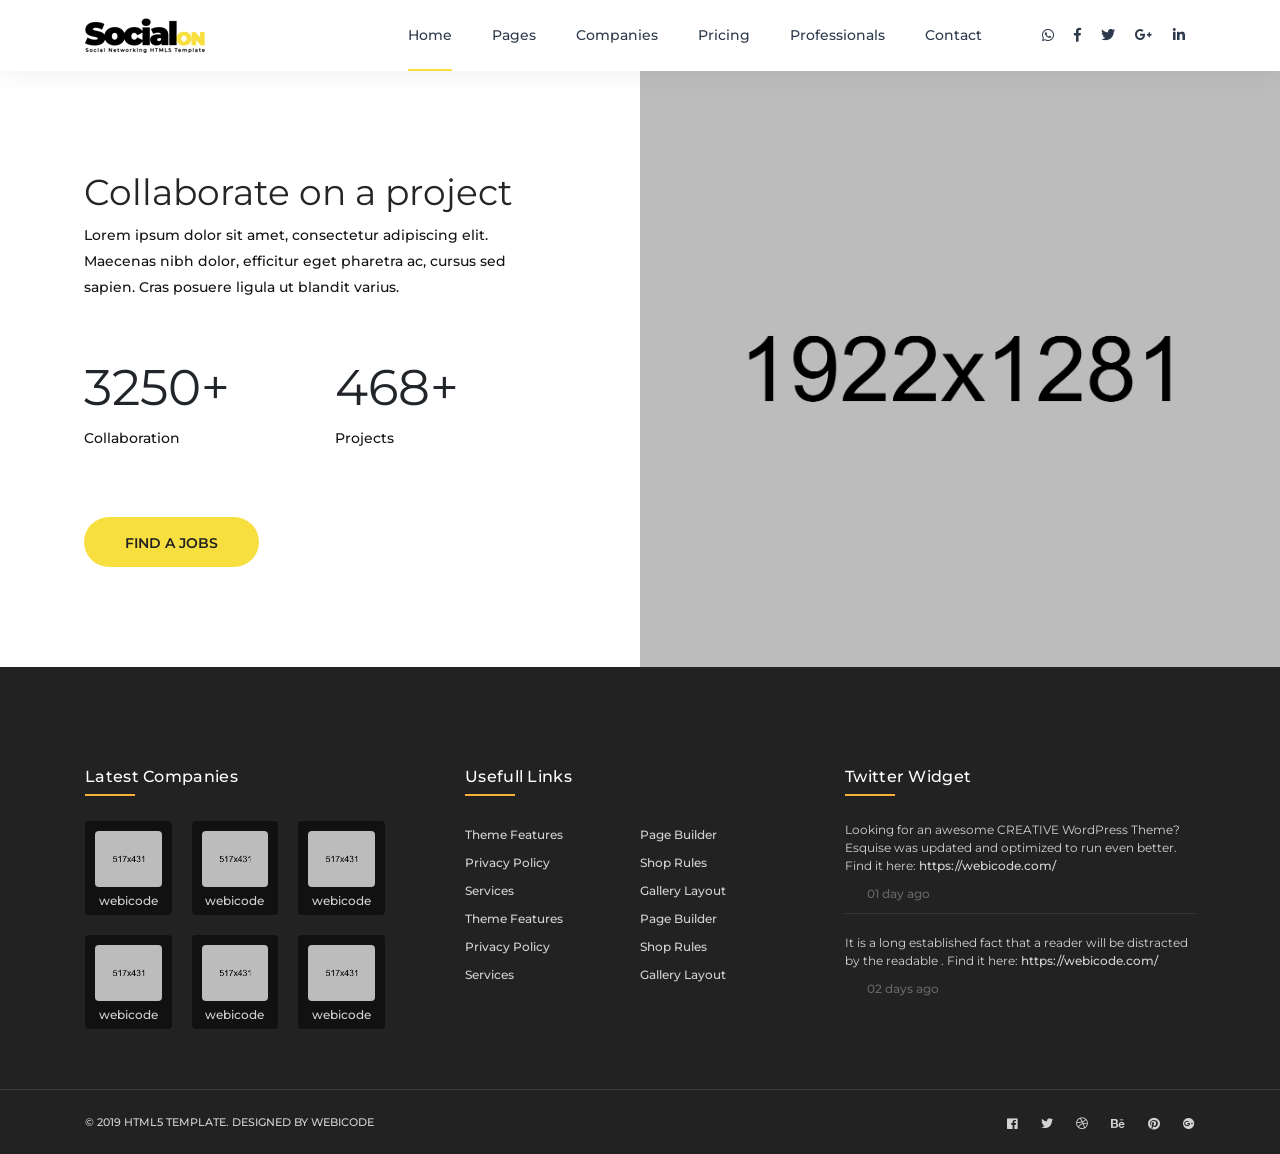
<file: html/companies-detail.html>
<!DOCTYPE html>
<html lang="en">
<head>
<meta charset="utf-8">
<meta http-equiv="X-UA-Compatible" content="IE=edge">
<meta name="viewport" content="width=device-width, initial-scale=1">
<meta name="description" content="">
<meta name="author" content="M_Adnan">
<title>Social Networking Connecting HTML5 Template</title>

<!-- Bootstrap Core CSS -->
<link href="css/bootstrap.min.css" rel="stylesheet">

<!-- Custom CSS -->
<link href="css/main.css" rel="stylesheet">
<link href="fonts/flaticon.css" rel="stylesheet">
<link href="css/style.css" rel="stylesheet">
<link href="css/responsive.css" rel="stylesheet">

<!-- fontawesome  -->
<link href="css/all.min.css" rel="stylesheet">

<!-- JavaScripts -->
<script src="js/modernizr.js"></script>

<!-- Online Fonts -->
<link href="https://fonts.googleapis.com/css?family=Montserrat:300,400,500,600,700,800" rel="stylesheet">

<!-- HTML5 Shim and Respond.js IE8 support of HTML5 elements and media queries -->
<!-- WARNING: Respond.js doesn't work if you view the page via file:// -->
<!--[if lt IE 9]>
    <script src="https://oss.maxcdn.com/libs/html5shiv/3.7.0/html5shiv.js"></script>
    <script src="https://oss.maxcdn.com/libs/respond.js/1.4.2/respond.min.js"></script>
<![endif]-->

</head>
<body>

<!-- Wrap -->
<div id="wrap"> 
  
  <!-- header -->
  <header class="sticky">
    <div class="container"> 
      
      <!-- Logo -->
      <div class="logo"> <a href="index.html"><img class="img-responsive" src="images/logo-dark.png" alt="" ></a> </div>
      <nav class="navbar ownmenu navbar-expand-lg" id="nav-resposive">
        <button class="navbar-toggler collapsed" type="button" data-toggle="collapse" data-target="#navbarNav" aria-controls="navbarNav" aria-expanded="false" aria-label="Toggle navigation"> <span class="navbar-toggler-icon"></span> </button>
        <div class="collapse navbar-collapse" id="navbarNav" data-parent="#nav-resposive">
          <ul class="nav">
            <li class="active"> <a href="index.html">Home</a> </li>
            <li class="dropdown"> <a href="#." class="dropdown-toggle" data-toggle="dropdown">Pages</a>
              <ul class="dropdown-menu">
                <li> <a href="index.html">Home </a> </li>
                <li> <a href="about.html">About </a> </li>
                <li> <a href="pricing.html">Pricing </a> </li>
                <li> <a href="login-register.html">Login / Register </a> </li>
                <li> <a href="companies.html">Companies</a> </li>
                <li> <a href="companies-detail.html">Companies Detail </a> </li>
                <li> <a href="professionals.html">Professional </a> </li>
                <li> <a href="professional-details.html">Professional Details </a> </li>
                <li> <a href="job-board.html">Job Board </a> </li>
                <li> <a href="job-board-details.html">Job Board Details</a> </li>
                <li class="sub-menu"> <a href="#.">2nd Level Menu </a>
                  <ul class="dropdown-menu sec-level">
                    <li> <a href="about.html">About </a> </li>
                    <li> <a href="pricing.html">Pricing </a> </li>
                  </ul>
                </li>
              </ul>
            </li>
            <li> <a href="companies.html">Companies</a> </li>
            <li> <a href="pricing.html">Pricing </a> </li>
            <!-- Two Link Option -->
            <li class="dropdown"> <a href="professionals.html" class="dropdown-toggle" data-toggle="dropdown">Professionals</a>
              <div class="dropdown-menu two-option">
                <div class="row">
                  <ul class="col-sm-6">
                    <li> <a href="index.html">Home </a> </li>
                    <li> <a href="about.html">About </a> </li>
                    <li> <a href="services.html">Services </a> </li>
                    <li> <a href="companies.html">Companies</a> </li>
                    <li> <a href="companies-detail.html">Companies Detail </a> </li>
                    <li> <a href="professionals.html">Professionals </a> </li>
                    <li> <a href="job-board.html">Job Board </a> </li>
                  </ul>
                  <ul class="col-sm-6">
                    <li> <a href="index.html">Home </a> </li>
                    <li> <a href="about.html">About </a> </li>
                    <li> <a href="services.html">Services </a> </li>
                    <li> <a href="companies.html">Companies</a> </li>
                    <li> <a href="companies-detail.html">Companies Detail </a> </li>
                    <li> <a href="professionals.html">Professionals </a> </li>
                    <li> <a href="job-board.html">Job Board </a> </li>
                  </ul>
                </div>
              </div>
            </li>
            <li> <a href="contact.html"> Contact</a> </li>
          </ul>
        </div>
        
        <!-- Nav Right -->
        <div class="nav-right">
          <button class="social-toggler collapsed" type="button" data-toggle="collapse" data-target="#socialNav" aria-controls="socialNav" aria-expanded="false" aria-label="Toggle navigation"> <span class="fa fa-share-alt"></span> </button>
          <div class="collapse navbar-collapse navbar-expand-lg" id="socialNav" data-parent="#nav-resposive">
            <div class="social_icons">
              <ul>
                <li><a href="#."><i class="fab fa-whatsapp"></i></a></li>
                <li><a href="#."><i class="fab fa-facebook-f"></i></a></li>
                <li><a href="#."><i class="fab fa-twitter"></i></a></li>
                <li><a href="#."><i class="fab fa-google-plus-g"></i></a></li>
                <li><a href="#."><i class="fab fa-linkedin-in"></i></a></li>
              </ul>
            </div>
          </div>
        </div>
      </nav>
    </div>
    <div class="clearfix"></div>
  </header>
  
  <!-- Content -->
  <div id="content"> 
    
    <!-- Papular Companies -->

    
    <!-- ABOUT -->
    <section class="bg-white"> 
      <!-- Right Background -->
      <div class="main-page-section half_left_layout">
        <div class="main-half-layout half_right_layout"> </div>
        
        <!-- Left Content -->
        <div class="main-half-layout-container half_right_layout">
          <div class="about-us-con">
            <h3>Collaborate on a project</h3>
            <p>Lorem ipsum dolor sit amet, consectetur adipiscing elit. Maecenas nibh dolor, efficitur eget pharetra ac, cursus sed sapien. Cras posuere ligula ut blandit varius. </p>
            <ul class="count-info row">
              <li class="col"> <span class="counter">5000</span><span>+</span>
                <p>Collaboration</p>
              </li>
              <li class="col"> <span class="counter">750</span><span>+</span>
                <p>Projects</p>
              </li>
            </ul>
            <a href="#." class="btn">Find a Jobs</a> </div>
        </div>
      </div>
      <div class="clearfix"></div>
    </section>
  </div>
  
  <!-- Footer -->
  <footer id="footer">
    <div class="footer-wrapper"> 
      
      <!-- Footer Top -->
      <div class="footer-top">
        <div class="footer-top-wrapper">
          <div class="container">
            <div class="row"> 
              <!-- About Block -->
              <div class="col-md-4">
                <div class="block block-companies">
                  <h3 class="block-title">Latest Companies</h3>
                  <div class="block-content">
                    <ul>
                      <li> <a href="#."> <img src="images/company-img-1.jpg" alt="" class="img-responsive"> Webicode</a></li>
                      <li> <a href="#."> <img src="images/company-img-2.jpg" alt="" class="img-responsive"> Webicode</a></li>
                      <li> <a href="#."> <img src="images/company-img-3.jpg" alt="" class="img-responsive"> Webicode</a></li>
                      <li> <a href="#."> <img src="images/company-img-4.jpg" alt="" class="img-responsive"> Webicode</a></li>
                      <li> <a href="#."> <img src="images/company-img-5.jpg" alt="" class="img-responsive"> Webicode</a></li>
                      <li> <a href="#."> <img src="images/company-img-6.jpg" alt="" class="img-responsive"> Webicode</a></li>
                    </ul>
                  </div>
                </div>
              </div>
              
              <!-- Footer Links Block -->
              <div class="col-md-4">
                <div class="block block-links">
                  <h3 class="block-title"><span>Usefull Links</span></h3>
                  <div class="block-content">
                    <ul>
                      <li><a href="#.">Theme Features</a></li>
                      <li><a href="#.">Page Builder</a></li>
                      <li><a href="#.">Privacy Policy</a></li>
                      <li><a href="#.">Shop Rules</a></li>
                      <li><a href="#.">Services</a></li>
                      <li><a href="#.">Gallery Layout</a></li>
                      <li><a href="#.">Theme Features</a></li>
                      <li><a href="#.">Page Builder</a></li>
                      <li><a href="#.">Privacy Policy</a></li>
                      <li><a href="#.">Shop Rules</a></li>
                      <li><a href="#.">Services</a></li>
                      <li><a href="#.">Gallery Layout</a></li>
                    </ul>
                  </div>
                </div>
              </div>
              
              <!-- Twitter Widget Block -->
              <div class="col-md-4">
                <div class="block block-twitter-widget">
                  <h3 class="block-title"><span>Twitter Widget</span></h3>
                  <div class="block-content">
                    <div class="twitter-item">
                      <div class="twitter-content"> Looking for an awesome CREATIVE WordPress Theme? Esquise was updated and optimized to run even better. Find it here: <a href="https://webicode.com/" target="_blank">https://webicode.com/</a> </div>
                      <div class="twitter-context"> <i class="fa fa-twitter"></i><span class="twitter-date">01 day ago</span> </div>
                    </div>
                    <div class="twitter-item">
                      <div class="twitter-content"> It is a long established fact that a reader will be distracted by the readable . Find it here: <a href="https://webicode.com/" target="_blank">https://webicode.com/</a> </div>
                      <div class="twitter-context"> <i class="fa fa-twitter"></i><span class="twitter-date">02 days ago</span> </div>
                    </div>
                  </div>
                </div>
              </div>
            </div>
          </div>
        </div>
      </div>
      
      <!-- Footer Bottom -->
      <div class="footer-bottom">
        <div class="footer-bottom-wrapper">
          <div class="container">
            <div class="row">
              <div class="col-md-6 copyright">
                <p>&copy; 2019 HTML5 Template. DESIGNED BY <a href="https://webicode.com/"> WEBICODE</a></p>
              </div>
              <div class="col-md-6 social-links">
                <ul class="right">
                  <li><a href="#."><i class="fab fa-facebook"></i></a></li>
                  <li><a href="#."><i class="fab fa-twitter"></i></a></li>
                  <li><a href="#."><i class="fab fa-dribbble"></i></a></li>
                  <li><a href="#."><i class="fab fa-behance"></i></a></li>
                  <li><a href="#."><i class="fab fa-pinterest"></i></a></li>
                  <li><a href="#."><i class="fab fa-google-plus"></i></a></li>
                </ul>
              </div>
            </div>
          </div>
        </div>
      </div>
      <!-- End Footer Bottom --> 
    </div>
  </footer>
  <!-- End Footer --> 
  
</div>
<script src="js/jquery-1.11.3.min.js"></script> 
<script src="js/popper.min.js"></script> 
<script src="js/bootstrap.min.js"></script> 
<script src="js/own-menu.js"></script> 
<script src="js/jquery.counterup.min.js"></script> 
<script src="js/jquery.isotope.min.js"></script> 
<script src="js/owl.carousel.min.js"></script> 
<script src="js/main.js"></script>
</body>
</html>
</file>
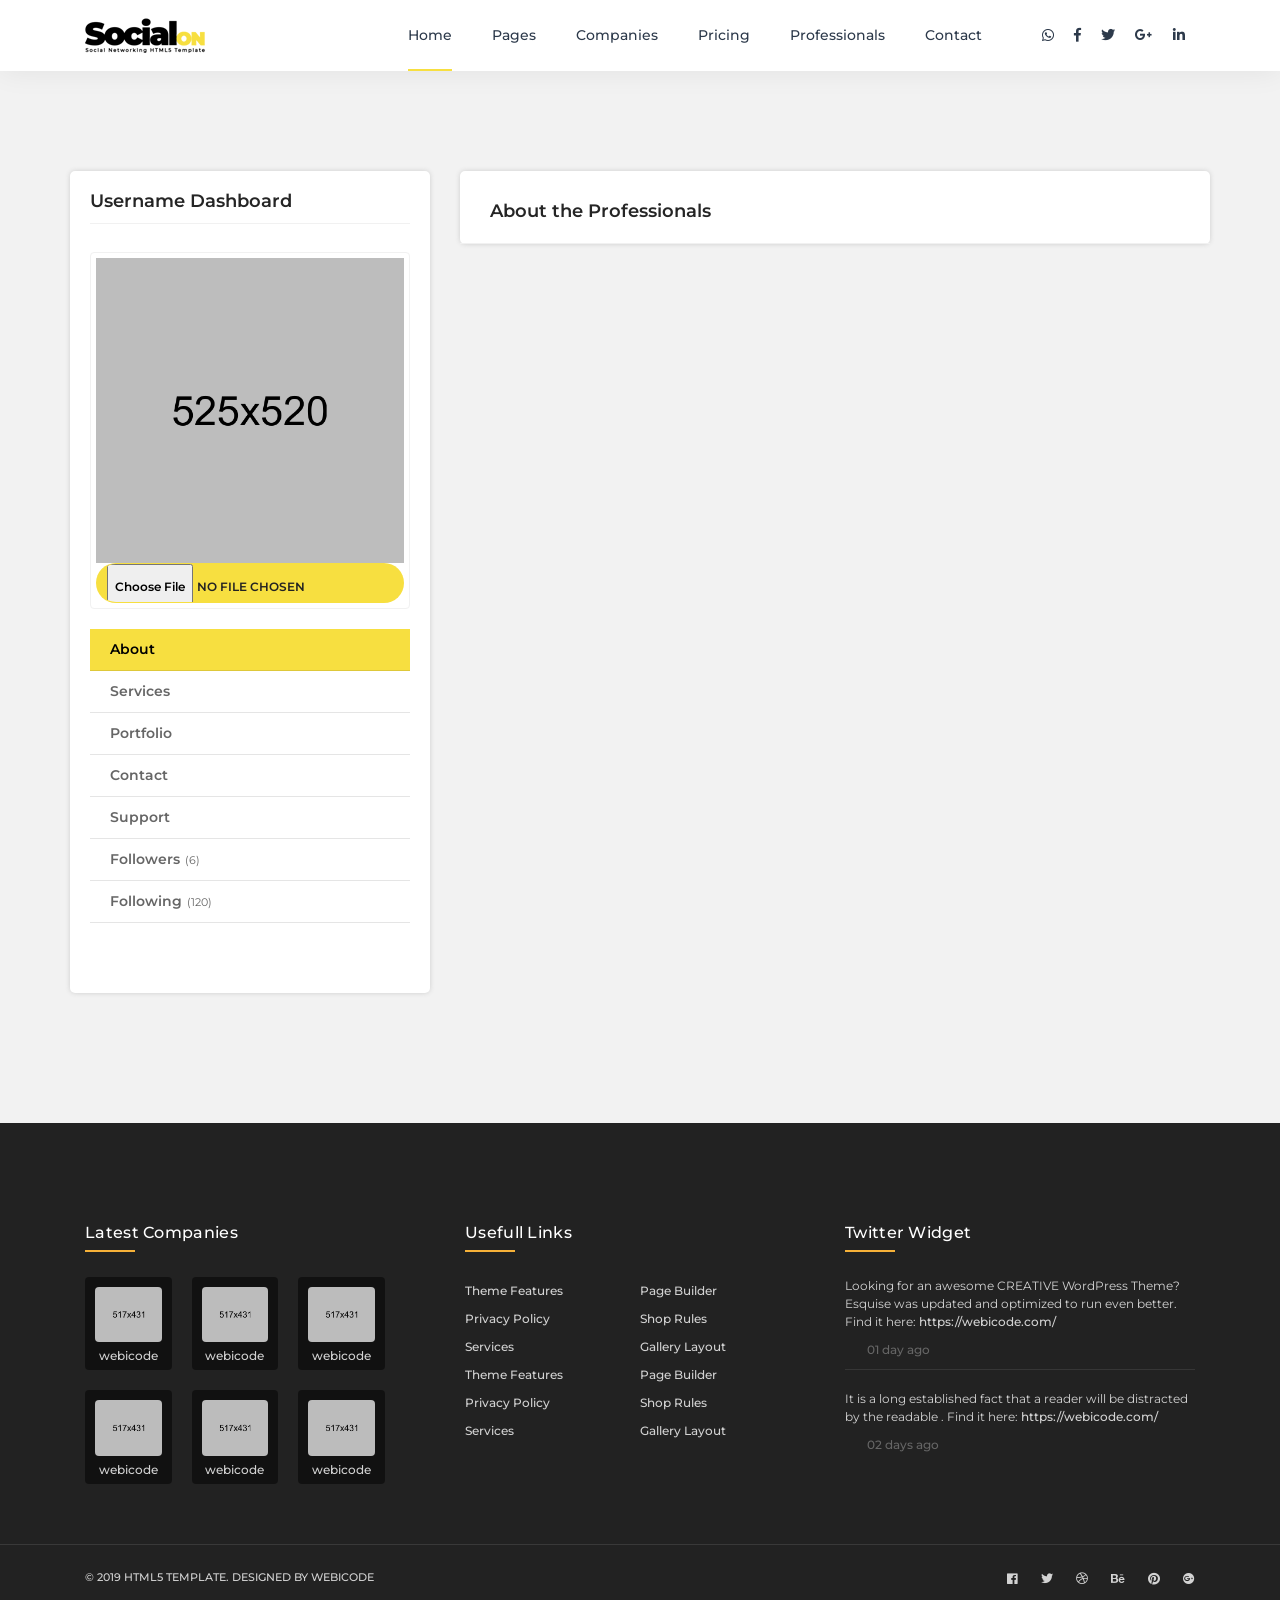
<file: html/dashboard.html>
<!DOCTYPE html>
<html lang="en">
<head>
<meta charset="utf-8">
<meta http-equiv="X-UA-Compatible" content="IE=edge">
<meta name="viewport" content="width=device-width, initial-scale=1">
<meta name="description" content="">
<meta name="author" content="M_Adnan">
<title>Social Networking Connecting HTML5 Template</title>

<!-- Bootstrap Core CSS -->
<link href="css/bootstrap.min.css" rel="stylesheet">

<!-- Custom CSS -->
<link href="css/main.css" rel="stylesheet">
<link href="fonts/flaticon.css" rel="stylesheet">
<link href="css/style.css" rel="stylesheet">
<link href="css/responsive.css" rel="stylesheet">

<!-- fontawesome  -->
<link href="css/all.min.css" rel="stylesheet">

<!-- JavaScripts -->
<script src="js/modernizr.js"></script>

<!-- Online Fonts -->
<link href="https://fonts.googleapis.com/css?family=Montserrat:300,400,500,600,700,800" rel="stylesheet">

<!-- HTML5 Shim and Respond.js IE8 support of HTML5 elements and media queries -->
<!-- WARNING: Respond.js doesn't work if you view the page via file:// -->
<!--[if lt IE 9]>
    <script src="https://oss.maxcdn.com/libs/html5shiv/3.7.0/html5shiv.js"></script>
    <script src="https://oss.maxcdn.com/libs/respond.js/1.4.2/respond.min.js"></script>
<![endif]-->

</head>
<body>

<!-- Wrap -->
<div id="wrap"> 
  
  <!-- header -->
  <header class="sticky">
    <div class="container"> 
      
      <!-- Logo -->
      <div class="logo"> <a href="index.html"><img class="img-responsive" src="images/logo-dark.png" alt="" ></a> </div>
      <nav class="navbar ownmenu navbar-expand-lg" id="nav-resposive">
        <button class="navbar-toggler collapsed" type="button" data-toggle="collapse" data-target="#navbarNav" aria-controls="navbarNav" aria-expanded="false" aria-label="Toggle navigation"> <span class="navbar-toggler-icon"></span> </button>
        <div class="collapse navbar-collapse" id="navbarNav" data-parent="#nav-resposive">
          <ul class="nav">
            <li class="active"> <a href="index.html">Home</a> </li>
            <li class="dropdown"> <a href="#." class="dropdown-toggle" data-toggle="dropdown">Pages</a>
              <ul class="dropdown-menu">
                <li> <a href="index.html">Home </a> </li>
                <li> <a href="about.html">About </a> </li>
                <li> <a href="pricing.html">Pricing </a> </li>
                <li> <a href="login-register.html">Login / Register </a> </li>
                <li> <a href="companies.html">Companies</a> </li>
                <li> <a href="companies-detail.html">Companies Detail </a> </li>
                <li> <a href="professionals.html">Professional </a> </li>
                <li> <a href="professional-details.html">Professional Details </a> </li>
                <li> <a href="job-board.html">Job Board </a> </li>
                <li> <a href="job-board-details.html">Job Board Details</a> </li>
                <li class="sub-menu"> <a href="#.">2nd Level Menu </a>
                  <ul class="dropdown-menu sec-level">
                    <li> <a href="about.html">About </a> </li>
                    <li> <a href="pricing.html">Pricing </a> </li>
                  </ul>
                </li>
              </ul>
            </li>
            <li> <a href="companies.html">Companies</a> </li>
            <li> <a href="pricing.html">Pricing </a> </li>
            <!-- Two Link Option -->
            <li class="dropdown"> <a href="professionals.html" class="dropdown-toggle" data-toggle="dropdown">Professionals</a>
              <div class="dropdown-menu two-option">
                <div class="row">
                  <ul class="col-sm-6">
                    <li> <a href="index.html">Home </a> </li>
                    <li> <a href="about.html">About </a> </li>
                    <li> <a href="services.html">Services </a> </li>
                    <li> <a href="companies.html">Companies</a> </li>
                    <li> <a href="companies-detail.html">Companies Detail </a> </li>
                    <li> <a href="professionals.html">Professionals </a> </li>
                    <li> <a href="job-board.html">Job Board </a> </li>
                  </ul>
                  <ul class="col-sm-6">
                    <li> <a href="index.html">Home </a> </li>
                    <li> <a href="about.html">About </a> </li>
                    <li> <a href="services.html">Services </a> </li>
                    <li> <a href="companies.html">Companies</a> </li>
                    <li> <a href="companies-detail.html">Companies Detail </a> </li>
                    <li> <a href="professionals.html">Professionals </a> </li>
                    <li> <a href="job-board.html">Job Board </a> </li>
                  </ul>
                </div>
              </div>
            </li>
            <li> <a href="contact.html"> Contact</a> </li>
          </ul>
        </div>
        
        <!-- Nav Right -->
        <div class="nav-right">
          <button class="social-toggler collapsed" type="button" data-toggle="collapse" data-target="#socialNav" aria-controls="socialNav" aria-expanded="false" aria-label="Toggle navigation"> <span class="fa fa-share-alt"></span> </button>
          <div class="collapse navbar-collapse navbar-expand-lg" id="socialNav" data-parent="#nav-resposive">
            <div class="social_icons">
              <ul>
                <li><a href="#."><i class="fab fa-whatsapp"></i></a></li>
                <li><a href="#."><i class="fab fa-facebook-f"></i></a></li>
                <li><a href="#."><i class="fab fa-twitter"></i></a></li>
                <li><a href="#."><i class="fab fa-google-plus-g"></i></a></li>
                <li><a href="#."><i class="fab fa-linkedin-in"></i></a></li>
              </ul>
            </div>
          </div>
        </div>
      </nav>
    </div>
    <div class="clearfix"></div>
  </header>
  
  <!-- Content -->
  <div id="content"> 
    
    <!-- Papular Companies -->
    <section class="padding-bottom-100">
      <div class="compny-profile"> 
        <!-- SUB Banner --> 
        
        <!-- Profile Company Content -->
        <div class="profile-company-content main-user usr-dash-bord">
          <div class="container">
            <div class="row"> 
              <!-- SIDE BAR -->
              <div class="col-lg-4"> 
                
                <!-- Company Information -->
                <div class="sidebar"> 
                  
                  <!-- Heading for mobile Collapse -->
                  <h5 class="main-title">Username Dashboard</h5>
                  <div class="navbar-expand-lg"> 
                    <!-- Heading for mobile Collapse --> 
                    <a class="collapsed main-title fr-mob" data-toggle="collapse" data-target="#cmpny-info" aria-expanded="false"> Username Dashboard </a>
                    <div class="collapse navbar-collapse" id="cmpny-info">
                      <div class="side-bar-indide"> 
                          
                          <div class="compny-thumbnail">
                              
                              <img src="images/team-2.png" alt="" class="img-responsive" >
                              
                              
                          <div class="chang-btn"> 
                              <input type="file" class="form-control-file btn btn-sm" id="" value="Change">
 </div>
                          </div>
                          
                          
                          
                        
                        <!-- Nav Tabs -->
                        <ul class="nav nav-tabs" id="myTab" role="tablist">
                          <li><a class="nav-link active" data-toggle="tab" href="#about" role="tab" aria-selected="true">About</a> </li>
                          <li><a class="nav-link" data-toggle="tab" href="#services" role="tab" aria-selected="true">Services</a> </li>
                          <li><a class="nav-link" data-toggle="tab" href="#portfolio" role="tab" aria-selected="true">Portfolio</a> </li>
                          <li><a class="nav-link" data-toggle="tab" href="#contact" role="tab" aria-selected="true">Contact</a> </li>
                          <li><a class="nav-link" data-toggle="tab" href="#support" role="tab" aria-selected="true">Support</a> </li>
                          <li><a class="nav-link" data-toggle="tab" href="#folow" role="tab" aria-selected="true">Followers<small>(6)</small></a> </li>
                          <li><a class="nav-link" data-toggle="tab" href="#folowng" role="tab" aria-selected="true">Following<small>(120)</small></a> </li>
                        </ul>
                      </div>
                    </div>
                  </div>
                </div>
              </div>
              
              <!-- Tab Content -->
              <div class="col-lg-8">
                <div class="tab-content"> 
                  
                  <!-- About Company -->
                  <div id="about" class="tab-pane fade show active">
                    <div class="profile-main">
                      <h3>About the Professionals</h3>
                      
                    </div>
                  </div>
                  <div id="services" class="tab-pane fade">
                    <div class="profile-main">
                      <h3>Services</h3>
                     
                    </div>
                  </div>
                  
                  <!-- PORTFOLIO -->
                  <div id="portfolio" class="tab-pane fade">
                    <div class="profile-main">
                      <h3>Portfolio</h3>
                      
                    </div>
                  </div>
                  
                  <!-- Jobs --> 
                  
                  <!-- Contact -->
                  <div id="contact" class="tab-pane fade">
                    <div class="profile-main">
                      <h3>Contact the Muhammad Adnan Arif.</h3>
                      
                    </div>
                  </div>
                  
                  <!-- Support -->
                  <div id="support" class="tab-pane fade">
                    <div class="profile-main">
                      <h3>Support</h3>
                      <div class="profile-in"> </div>
                    </div>
                  </div>
                  
                  <!-- Follows -->
                  <div id="folow" class="tab-pane fade">
                    <div class="profile-main">
                      <h3>Followers(6)</h3>
                    
                    </div>
                  </div>
                  
                  <!-- Following -->
                  <div id="folowng" class="tab-pane fade">
                    <div class="profile-main">
                      <h3>Following</h3>
                     
                    </div>
                  </div>
                </div>
              </div>
            </div>
          </div>
        </div>
      </div>
    </section>
  </div>
  
  <!-- Footer -->
  <footer id="footer">
    <div class="footer-wrapper"> 
      
      <!-- Footer Top -->
      <div class="footer-top">
        <div class="footer-top-wrapper">
          <div class="container">
            <div class="row"> 
              <!-- About Block -->
              <div class="col-md-4">
                <div class="block block-companies">
                  <h3 class="block-title">Latest Companies</h3>
                  <div class="block-content">
                    <ul>
                      <li> <a href="#."> <img src="images/company-img-1.jpg" alt="" class="img-responsive"> Webicode</a></li>
                      <li> <a href="#."> <img src="images/company-img-2.jpg" alt="" class="img-responsive"> Webicode</a></li>
                      <li> <a href="#."> <img src="images/company-img-3.jpg" alt="" class="img-responsive"> Webicode</a></li>
                      <li> <a href="#."> <img src="images/company-img-4.jpg" alt="" class="img-responsive"> Webicode</a></li>
                      <li> <a href="#."> <img src="images/company-img-5.jpg" alt="" class="img-responsive"> Webicode</a></li>
                      <li> <a href="#."> <img src="images/company-img-6.jpg" alt="" class="img-responsive"> Webicode</a></li>
                    </ul>
                  </div>
                </div>
              </div>
              
              <!-- Footer Links Block -->
              <div class="col-md-4">
                <div class="block block-links">
                  <h3 class="block-title"><span>Usefull Links</span></h3>
                  <div class="block-content">
                    <ul>
                      <li><a href="#.">Theme Features</a></li>
                      <li><a href="#.">Page Builder</a></li>
                      <li><a href="#.">Privacy Policy</a></li>
                      <li><a href="#.">Shop Rules</a></li>
                      <li><a href="#.">Services</a></li>
                      <li><a href="#.">Gallery Layout</a></li>
                      <li><a href="#.">Theme Features</a></li>
                      <li><a href="#.">Page Builder</a></li>
                      <li><a href="#.">Privacy Policy</a></li>
                      <li><a href="#.">Shop Rules</a></li>
                      <li><a href="#.">Services</a></li>
                      <li><a href="#.">Gallery Layout</a></li>
                    </ul>
                  </div>
                </div>
              </div>
              
              <!-- Twitter Widget Block -->
              <div class="col-md-4">
                <div class="block block-twitter-widget">
                  <h3 class="block-title"><span>Twitter Widget</span></h3>
                  <div class="block-content">
                    <div class="twitter-item">
                      <div class="twitter-content"> Looking for an awesome CREATIVE WordPress Theme? Esquise was updated and optimized to run even better. Find it here: <a href="https://webicode.com/" target="_blank">https://webicode.com/</a> </div>
                      <div class="twitter-context"> <i class="fa fa-twitter"></i><span class="twitter-date">01 day ago</span> </div>
                    </div>
                    <div class="twitter-item">
                      <div class="twitter-content"> It is a long established fact that a reader will be distracted by the readable . Find it here: <a href="https://webicode.com/" target="_blank">https://webicode.com/</a> </div>
                      <div class="twitter-context"> <i class="fa fa-twitter"></i><span class="twitter-date">02 days ago</span> </div>
                    </div>
                  </div>
                </div>
              </div>
            </div>
          </div>
        </div>
      </div>
      
      <!-- Footer Bottom -->
      <div class="footer-bottom">
        <div class="footer-bottom-wrapper">
          <div class="container">
            <div class="row">
              <div class="col-md-6 copyright">
                <p>&copy; 2019 HTML5 Template. DESIGNED BY <a href="https://webicode.com/"> WEBICODE</a></p>
              </div>
              <div class="col-md-6 social-links">
                <ul class="right">
                  <li><a href="#."><i class="fab fa-facebook"></i></a></li>
                  <li><a href="#."><i class="fab fa-twitter"></i></a></li>
                  <li><a href="#."><i class="fab fa-dribbble"></i></a></li>
                  <li><a href="#."><i class="fab fa-behance"></i></a></li>
                  <li><a href="#."><i class="fab fa-pinterest"></i></a></li>
                  <li><a href="#."><i class="fab fa-google-plus"></i></a></li>
                </ul>
              </div>
            </div>
          </div>
        </div>
      </div>
      <!-- End Footer Bottom --> 
    </div>
  </footer>
  <!-- End Footer --> 
  
</div>
<script src="js/jquery-1.11.3.min.js"></script> 
<script src="js/popper.min.js"></script> 
<script src="js/bootstrap.min.js"></script> 
<script src="js/own-menu.js"></script> 
<script src="js/jquery.counterup.min.js"></script> 
<script src="js/jquery.isotope.min.js"></script> 
<script src="js/owl.carousel.min.js"></script> 
<script src="js/main.js"></script>
</body>
</html>
</file>
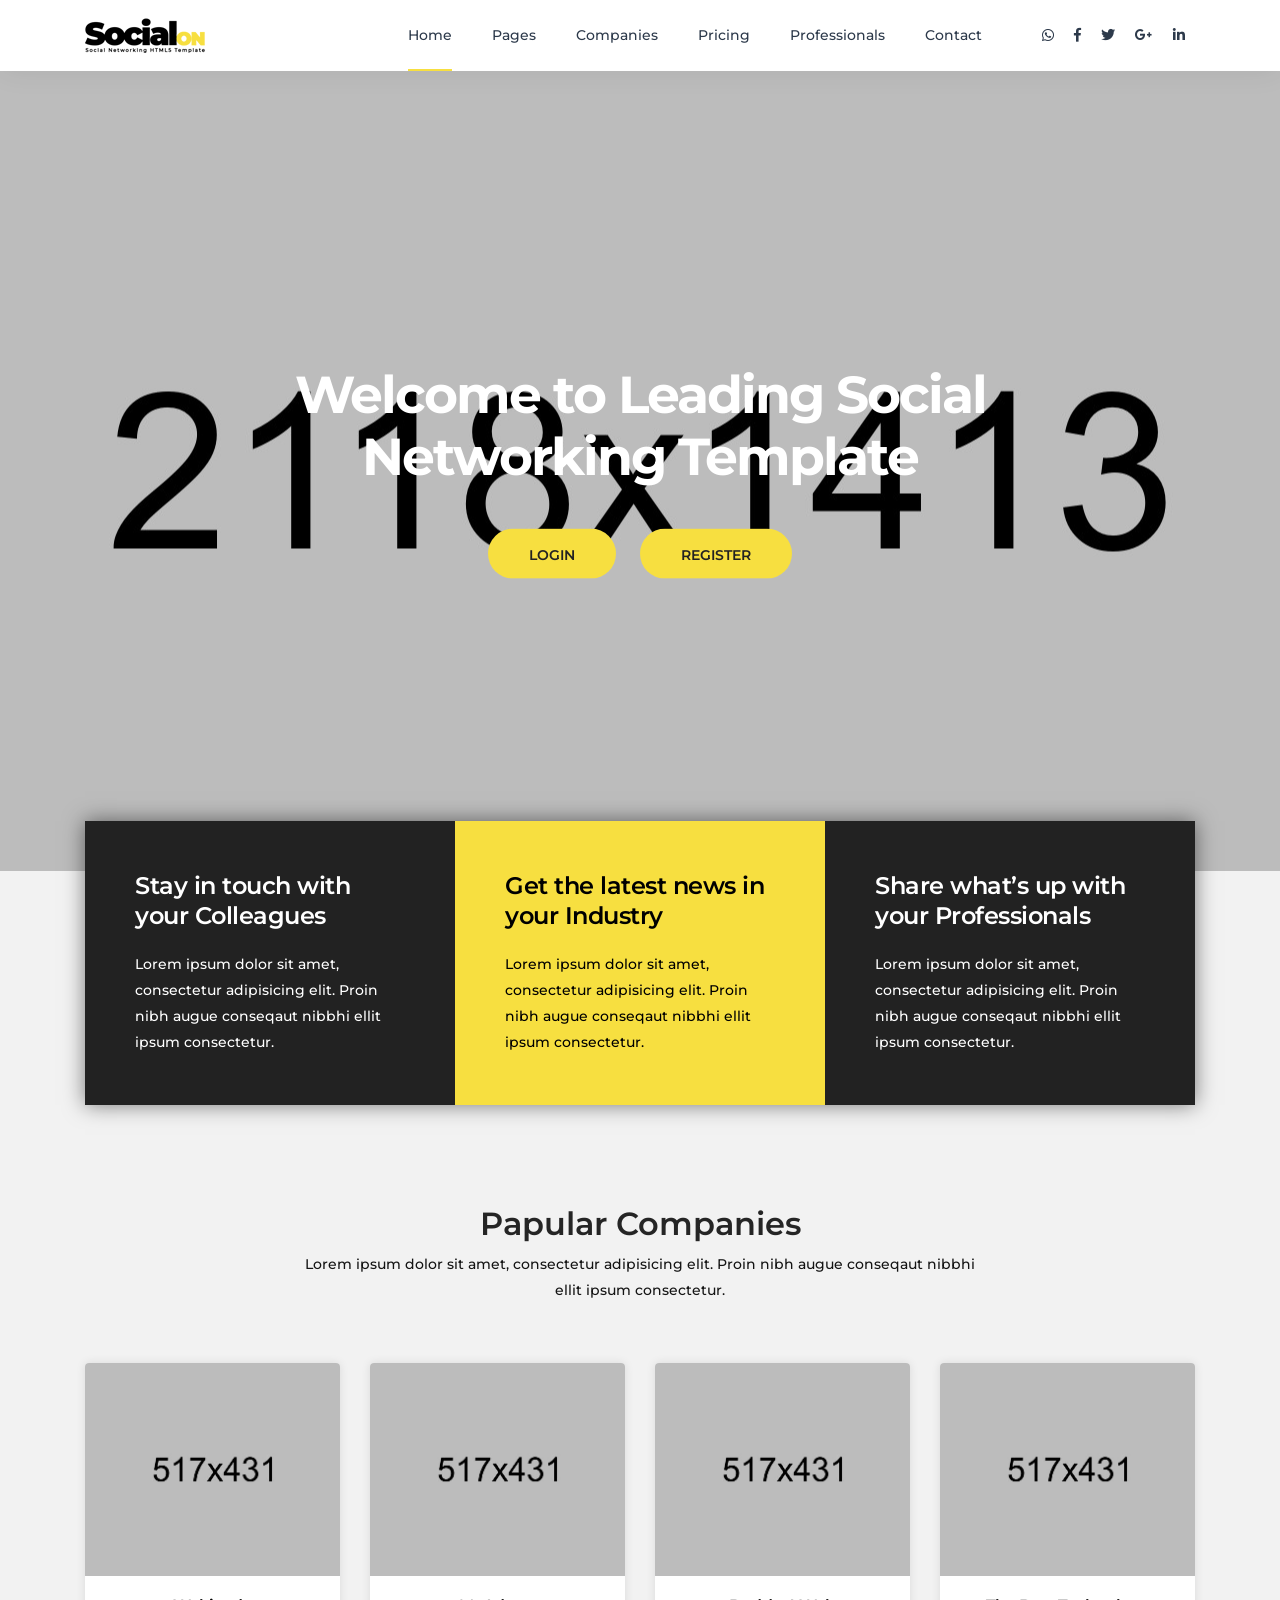
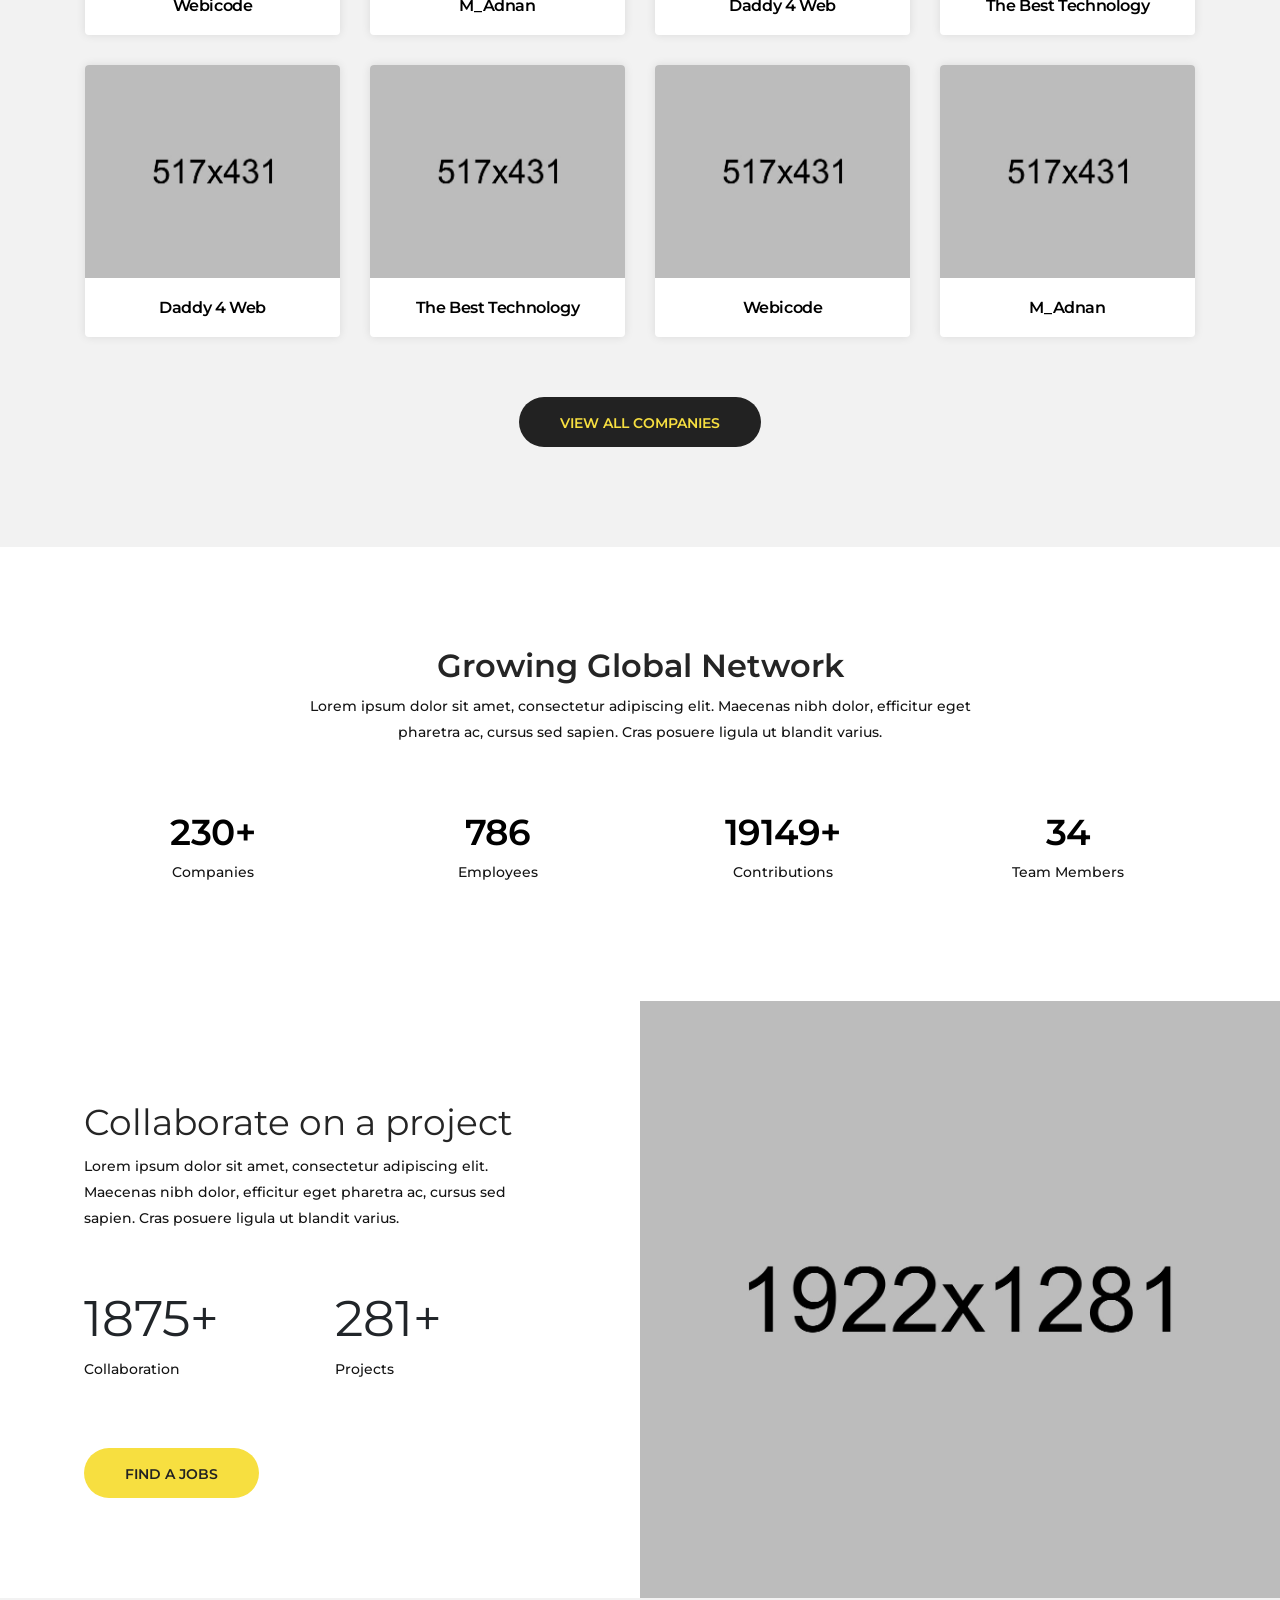
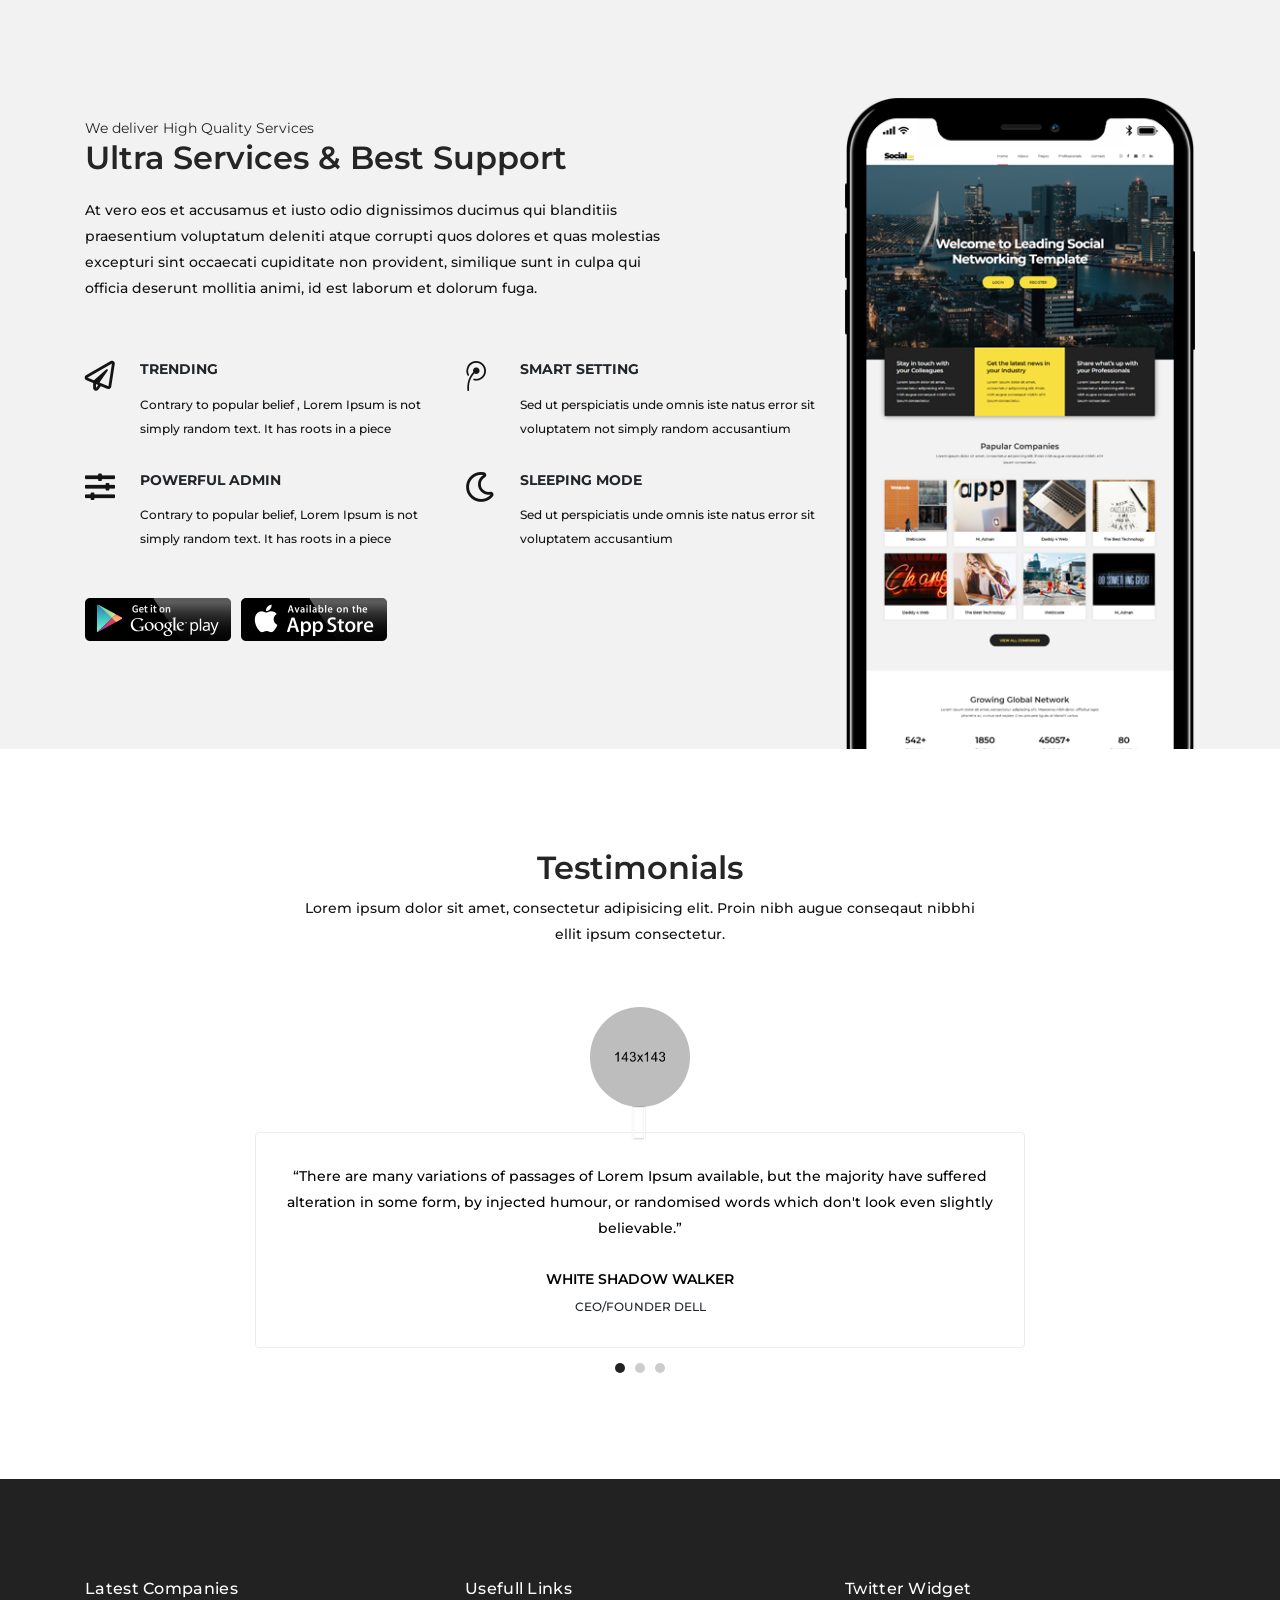
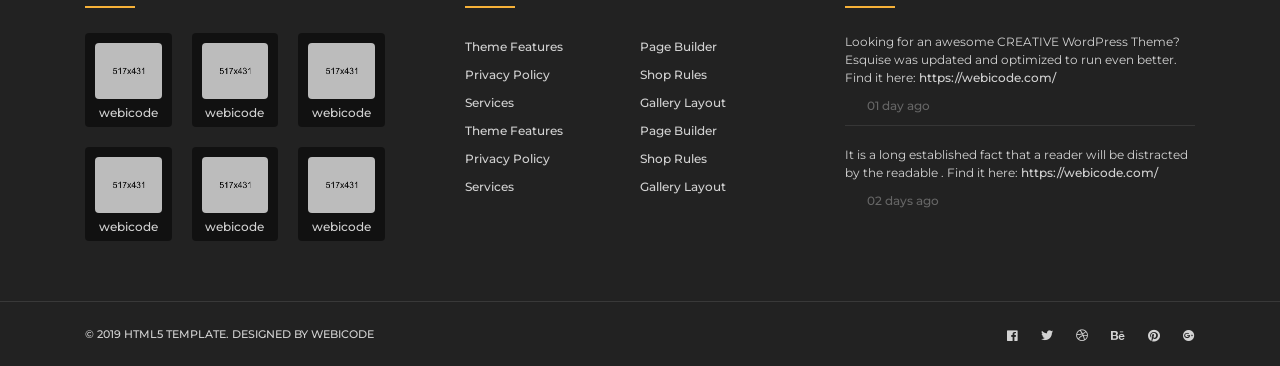
<file: html/index-video.html>
<!DOCTYPE html>
<html lang="en">
<head>
<meta charset="utf-8">
<meta http-equiv="X-UA-Compatible" content="IE=edge">
<meta name="viewport" content="width=device-width, initial-scale=1">
<meta name="description" content="">
<meta name="author" content="M_Adnan">
<title>Social Networking Connecting HTML5 Template</title>

<!-- Bootstrap Core CSS -->
<link href="css/bootstrap.min.css" rel="stylesheet">

<!-- Custom CSS -->
<link href="css/main.css" rel="stylesheet">
<link href="fonts/flaticon.css" rel="stylesheet">
<link href="css/style.css" rel="stylesheet">
<link href="css/responsive.css" rel="stylesheet">

<!-- fontawesome  -->
<link href="css/all.min.css" rel="stylesheet">

<!-- JavaScripts -->
<script src="js/modernizr.js"></script>

<!-- Online Fonts -->
<link href="https://fonts.googleapis.com/css?family=Montserrat:300,400,500,600,700,800" rel="stylesheet">

<!-- HTML5 Shim and Respond.js IE8 support of HTML5 elements and media queries -->
<!-- WARNING: Respond.js doesn't work if you view the page via file:// -->
<!--[if lt IE 9]>
    <script src="https://oss.maxcdn.com/libs/html5shiv/3.7.0/html5shiv.js"></script>
    <script src="https://oss.maxcdn.com/libs/respond.js/1.4.2/respond.min.js"></script>
<![endif]-->

</head>
<body>

<!-- Wrap -->
<div id="wrap"> 
  
  <!-- header -->
  <header class="sticky">
    <div class="container"> 
      
      <!-- Logo -->
      <div class="logo"> <a href="index.html"><img class="img-responsive" src="images/logo-dark.png" alt="" ></a> </div>
      <nav class="navbar ownmenu navbar-expand-lg" id="nav-resposive">
        <button class="navbar-toggler collapsed" type="button" data-toggle="collapse" data-target="#navbarNav" aria-controls="navbarNav" aria-expanded="false" aria-label="Toggle navigation"> <span class="navbar-toggler-icon"></span> </button>
        <div class="collapse navbar-collapse" id="navbarNav" data-parent="#nav-resposive">
          <ul class="nav">
            <li class="active"> <a href="index.html">Home</a> </li>
            <li class="dropdown"> <a href="#." class="dropdown-toggle" data-toggle="dropdown">Pages</a>
              <ul class="dropdown-menu">
                <li> <a href="index.html">Home </a> </li>
                <li> <a href="about.html">About </a> </li>
                <li> <a href="pricing.html">Pricing </a> </li>
                <li> <a href="login-register.html">Login / Register </a> </li>
                <li> <a href="companies.html">Companies</a> </li>
                <li> <a href="companies-detail.html">Companies Detail </a> </li>
                <li> <a href="professionals.html">Professional </a> </li>
                <li> <a href="professional-details.html">Professional Details </a> </li>
                <li> <a href="job-board.html">Job Board </a> </li>
                <li> <a href="job-board-details.html">Job Board Details</a> </li>
                <li class="sub-menu"> <a href="#.">2nd Level Menu </a>
                  <ul class="dropdown-menu sec-level">
                    <li> <a href="about.html">About </a> </li>
                    <li> <a href="pricing.html">Pricing </a> </li>
                  </ul>
                </li>
              </ul>
            </li>
            <li> <a href="companies.html">Companies</a> </li>
            <li> <a href="pricing.html">Pricing </a> </li>
            <!-- Two Link Option -->
            <li class="dropdown"> <a href="professionals.html" class="dropdown-toggle" data-toggle="dropdown">Professionals</a>
              <div class="dropdown-menu two-option">
                <div class="row">
                  <ul class="col-sm-6">
                    <li> <a href="index.html">Home </a> </li>
                    <li> <a href="about.html">About </a> </li>
                    <li> <a href="services.html">Services </a> </li>
                    <li> <a href="companies.html">Companies</a> </li>
                    <li> <a href="companies-detail.html">Companies Detail </a> </li>
                    <li> <a href="professionals.html">Professionals </a> </li>
                    <li> <a href="job-board.html">Job Board </a> </li>
                  </ul>
                  <ul class="col-sm-6">
                    <li> <a href="index.html">Home </a> </li>
                    <li> <a href="about.html">About </a> </li>
                    <li> <a href="services.html">Services </a> </li>
                    <li> <a href="companies.html">Companies</a> </li>
                    <li> <a href="companies-detail.html">Companies Detail </a> </li>
                    <li> <a href="professionals.html">Professionals </a> </li>
                    <li> <a href="job-board.html">Job Board </a> </li>
                  </ul>
                </div>
              </div>
            </li>
            <li> <a href="contact.html"> Contact</a> </li>
          </ul>
        </div>
        
        <!-- Nav Right -->
        <div class="nav-right">
          <button class="social-toggler collapsed" type="button" data-toggle="collapse" data-target="#socialNav" aria-controls="socialNav" aria-expanded="false" aria-label="Toggle navigation"> <span class="fa fa-share-alt"></span> </button>
          <div class="collapse navbar-collapse navbar-expand-lg" id="socialNav" data-parent="#nav-resposive">
            <div class="social_icons">
              <ul>
                <li><a href="#."><i class="fab fa-whatsapp"></i></a></li>
                <li><a href="#."><i class="fab fa-facebook-f"></i></a></li>
                <li><a href="#."><i class="fab fa-twitter"></i></a></li>
                <li><a href="#."><i class="fab fa-google-plus-g"></i></a></li>
                <li><a href="#."><i class="fab fa-linkedin-in"></i></a></li>
              </ul>
            </div>
          </div>
        </div>
      </nav>
    </div>
    <div class="clearfix"></div>
  </header>
  
  <!-- Content -->
  <div id="content"> 
    
    <!-- Banner -->
    <section class="bnr">


      <div class="position-center-center mob-normal">
        <div class="container">
          <div class="col-lg-8 center-auto text-center">
            <h1>Welcome to Leading Social Networking Template</h1>
            <a href="#." class="btn">Login</a> <a href="#." class="btn">Register</a> </div>
        </div>
      </div>
    </section>
    
    <!-- Intro Sec -->
    <section>
      <div class="container">
          
          <div  class="intro-sec">
          
        <div class="row margin-0">
          <div class="col-lg-4 padding-0">
            <div class="intro-txt-bnr">
              <h4>Stay in touch with your Colleagues</h4>
              <p>Lorem ipsum dolor sit amet, consectetur adipisicing elit. Proin nibh augue conseqaut nibbhi ellit ipsum consectetur. </p>
            </div>
          </div>
          <div class="col-lg-4 padding-0">
            <div class="intro-txt-bnr primary-bg text-dark">
              <h4>Get the latest news in your Industry </h4>
              <p>Lorem ipsum dolor sit amet, consectetur adipisicing elit. Proin nibh augue conseqaut nibbhi ellit ipsum consectetur. </p>
            </div>
          </div>
          <div class="col-lg-4 padding-0">
            <div class="intro-txt-bnr">
              <h4>Share what’s up with your Professionals </h4>
              <p>Lorem ipsum dolor sit amet, consectetur adipisicing elit. Proin nibh augue conseqaut nibbhi ellit ipsum consectetur. </p>
            </div>
          </div>
            </div>
        </div>
      </div>
    </section>
    
    <!-- Papular Companies -->
    <section class="padding-top-100 padding-bottom-100">
      <div class="container"> 
        
        <!-- Heading Block -->
        <div class="heading-block text-center">
          <h2>Papular Companies</h2>
          <p>Lorem ipsum dolor sit amet, consectetur adipisicing elit. Proin nibh augue conseqaut nibbhi ellit ipsum consectetur. </p>
        </div>
        
        <!-- Companies -->
        <div class="row">
          <div class="col-lg-6">
            <div class="row"> 
              <!-- Company -->
              <div class="col-sm-6">
                <div class="com-inside">
                  <div class="img-sec"> <img src="images/company-img-1.jpg" class="img-responsive" alt="" >
                    <div class="hover-over">
                      <div class="position-center-center"> <a href="#" class="btn">Follow</a> <a href="companies-detail.html" class="btn">Details</a> </div>
                    </div>
                  </div>
                  <div class="txt-sec">
                    <h5><a href="companies-detail.html"> Webicode </a></h5>
                  </div>
                </div>
              </div>
              <!-- Company -->
              <div class="col-sm-6">
                <div class="com-inside">
                  <div class="img-sec"> <img src="images/company-img-2.jpg" class="img-responsive" alt="" >
                    <div class="hover-over">
                      <div class="position-center-center"> <a href="#" class="btn">Follow</a> <a href="companies-detail.html" class="btn">Details</a> </div>
                    </div>
                  </div>
                  <div class="txt-sec">
                    <h5><a href="companies-detail.html"> M_Adnan </a></h5>
                  </div>
                </div>
              </div>
            </div>
          </div>
          <div class="col-lg-6">
            <div class="row"> 
              <!-- Company -->
              <div class="col-sm-6">
                <div class="com-inside">
                  <div class="img-sec"> <img src="images/company-img-3.jpg" class="img-responsive" alt="" >
                    <div class="hover-over">
                      <div class="position-center-center"> <a href="#" class="btn">Follow</a> <a href="companies-detail.html" class="btn">Details</a> </div>
                    </div>
                  </div>
                  <div class="txt-sec">
                    <h5><a href="companies-detail.html"> Daddy 4 Web </a></h5>
                  </div>
                </div>
              </div>
              <!-- Company -->
              <div class="col-sm-6">
                <div class="com-inside">
                  <div class="img-sec"> <img src="images/company-img-4.jpg" class="img-responsive" alt="" >
                    <div class="hover-over">
                      <div class="position-center-center"> <a href="#" class="btn">Follow</a> <a href="companies-detail.html" class="btn">Details</a> </div>
                    </div>
                  </div>
                  <div class="txt-sec">
                    <h5><a href="companies-detail.html">The Best Technology </a></h5>
                  </div>
                </div>
              </div>
            </div>
          </div>
        </div>
        <div class="row">
          <div class="col-lg-6">
            <div class="row"> 
              <!-- Company -->
              <div class="col-sm-6">
                <div class="com-inside">
                  <div class="img-sec"> <img src="images/company-img-5.jpg" class="img-responsive" alt="" >
                    <div class="hover-over">
                      <div class="position-center-center"> <a href="#" class="btn">Follow</a> <a href="companies-detail.html" class="btn">Details</a> </div>
                    </div>
                  </div>
                  <div class="txt-sec">
                    <h5><a href="companies-detail.html"> Daddy 4 Web </a></h5>
                  </div>
                </div>
              </div>
              
              <!-- Company -->
              <div class="col-sm-6">
                <div class="com-inside">
                  <div class="img-sec"> <img src="images/company-img-6.jpg" class="img-responsive" alt="" >
                    <div class="hover-over">
                      <div class="position-center-center"> <a href="#" class="btn">Follow</a> <a href="companies-detail.html" class="btn">Details</a> </div>
                    </div>
                  </div>
                  <div class="txt-sec">
                    <h5><a href="companies-detail.html">The Best Technology </a></h5>
                  </div>
                </div>
              </div>
            </div>
          </div>
          <div class="col-lg-6">
            <div class="row"> 
              <!-- Company -->
              <div class="col-sm-6">
                <div class="com-inside">
                  <div class="img-sec"> <img src="images/company-img-7.jpg" class="img-responsive" alt="" >
                    <div class="hover-over">
                      <div class="position-center-center"> <a href="#" class="btn">Follow</a> <a href="companies-detail.html" class="btn">Details</a> </div>
                    </div>
                  </div>
                  <div class="txt-sec">
                    <h5><a href="companies-detail.html"> Webicode </a></h5>
                  </div>
                </div>
              </div>
              
              <!-- Company -->
              <div class="col-sm-6">
                <div class="com-inside">
                  <div class="img-sec"> <img src="images/company-img-8.jpg" class="img-responsive" alt="" >
                    <div class="hover-over">
                      <div class="position-center-center"> <a href="#" class="btn">Follow</a> <a href="companies-detail.html" class="btn">Details</a> </div>
                    </div>
                  </div>
                  <div class="txt-sec">
                    <h5><a href="companies-detail.html"> M_Adnan </a></h5>
                  </div>
                </div>
              </div>
            </div>
          </div>
        </div>
        
        <!-- Btn Center -->
        <div class="btn-center margin-top-30 text-center"> <a href="#." class="btn btn-inverse">View All Companies</a> </div>
      </div>
    </section>
    
    <!-- Development -->
    <section class="dev-activ text-center padding-top-100 padding-bottom-50">
      <div class="container">
        <div class="heading-block">
          <h2>Growing Global Network</h2>
          <p>Lorem ipsum dolor sit amet, consectetur adipiscing elit. Maecenas nibh dolor, efficitur eget pharetra ac, cursus sed sapien. Cras posuere ligula ut blandit varius. </p>
        </div>
        <ul class="row margin-top-50 margin-bottom-50">
          <li class="col"><span><span class="counter">542</span>+</span>
            <p>Companies</p>
          </li>
          <li class="col"><span><span class="counter">1850</span></span>
            <p>Employees</p>
          </li>
          <li class="col"><span><span class="counter">45057</span>+</span>
            <p>Contributions</p>
          </li>
          <li class="col"><span class="counter">80</span>
            <p>Team Members</p>
          </li>
        </ul>
      </div>
    </section>
    
    <!-- ABOUT -->
    <section class="bg-white"> 
      <!-- Right Background -->
      <div class="main-page-section half_left_layout">
        <div class="main-half-layout half_right_layout"> </div>
        
        <!-- Left Content -->
        <div class="main-half-layout-container half_right_layout">
          <div class="about-us-con">
            <h3>Collaborate on a project</h3>
            <p>Lorem ipsum dolor sit amet, consectetur adipiscing elit. Maecenas nibh dolor, efficitur eget pharetra ac, cursus sed sapien. Cras posuere ligula ut blandit varius. </p>
            <ul class="count-info row">
              <li class="col"> <span class="counter">5000</span><span>+</span>
                <p>Collaboration</p>
              </li>
              <li class="col"> <span class="counter">750</span><span>+</span>
                <p>Projects</p>
              </li>
            </ul>
            <a href="#." class="btn">Find a Jobs</a> </div>
        </div>
      </div>
      <div class="clearfix"></div>
    </section>
    
    <!-- Why Choose Us -->
    <section class="why-choose padding-top-100 padding-bottom-0">
      <div class="container"> 
        
        <!-- Why Choose Us Row -->
        <div class="row">
          <div class="col-lg-8 margin-top-20 animate fadeInLeft" data-wow-delay="0.4s"> 
            <!-- Tittle -->
            <div class="heading-block margin-bottom-20"> <span class="margin-bottom-10">We deliver High Quality Services</span>
              <h2>Ultra Services &amp; Best Support</h2>
            </div>
            <div class="ultra-ser">
              <p>At vero eos et accusamus et iusto odio dignissimos ducimus qui blanditiis praesentium voluptatum deleniti atque corrupti quos dolores et quas molestias excepturi sint occaecati cupiditate non provident, similique sunt in culpa qui officia deserunt mollitia animi, id est laborum et dolorum fuga.</p>
            </div>
            <div class="row margin-top-60"> 
              
              <!-- Services -->
              <div class="col-md-6 animate fadeInUp" data-wow-delay="0.4s">
                <div class="clearfix icon-box ib-style-2 i-large i-top padding-bottom-15 border-bottom-1 border-light">
                  <div class="ib-icon"> <i class="far fa-paper-plane"></i> </div>
                  <div class="ib-info">
                    <h4 class="h6">Trending</h4>
                    <p>Contrary to popular belief , Lorem Ipsum is not simply random text. It has roots in a piece</p>
                  </div>
                </div>
              </div>
              
              <!-- Services -->
              <div class="col-md-6 animate fadeInUp" data-wow-delay="0.6s">
                <div class="clearfix icon-box ib-style-2 i-large i-top padding-bottom-15 border-bottom-1 border-light">
                  <div class="ib-icon"> <i class="fab fa-tencent-weibo"></i> </div>
                  <div class="ib-info">
                    <h4 class="h6">Smart Setting</h4>
                    <p>Sed ut perspiciatis unde omnis iste natus error sit voluptatem not simply random accusantium</p>
                  </div>
                </div>
              </div>
              
              <!-- Services -->
              <div class="col-md-6 animate fadeInUp" data-wow-delay="0.8s">
                <div class="clearfix icon-box ib-style-2 i-large i-top padding-bottom-15 border-bottom-1 border-light">
                  <div class="ib-icon"> <i class="fas fa-sliders-h"></i> </div>
                  <div class="ib-info">
                    <h4 class="h6">Powerful Admin</h4>
                    <p>Contrary to popular belief, Lorem Ipsum is not simply random text. It has roots in a piece</p>
                  </div>
                </div>
              </div>
              
              <!-- Services -->
              <div class="col-md-6 animate fadeInUp" data-wow-delay="0.4s">
                <div class="clearfix icon-box ib-style-2 i-large i-top padding-bottom-31">
                  <div class="ib-icon"> <i class="far fa-moon"></i> </div>
                  <div class="ib-info">
                    <h4 class="h6">Sleeping Mode</h4>
                    <p>Sed ut perspiciatis unde omnis iste natus error sit voluptatem accusantium</p>
                  </div>
                </div>
              </div>
            </div>
            
            <!-- App Buttons -->
            <div class="app-btns"> <a href="#." class="margin-right-10"><img src="images/android-btn.png" alt="" ></a><a href="#."><img src="images/app-btn.png" alt="" ></a> </div>
          </div>
          
          <!-- Image -->
          <div class="col-lg-4 text-right animate fadeInRight" data-wow-delay="0.4s"> <img class="img-responsive" src="images/iphone-x-screen.png" alt="Why Choose Us Image" /> </div>
        </div>
      </div>
    </section>
    
    <!-- WHAT OUR USERS SAY -->
    <section class="bg-white padding-top-100 padding-bottom-100">
      <div class="container"> 
        
        <!-- Heading Block -->
        <div class="heading-block text-center">
          <h2>Testimonials</h2>
          <p>Lorem ipsum dolor sit amet, consectetur adipisicing elit. Proin nibh augue conseqaut nibbhi ellit ipsum consectetur. </p>
        </div>
        
        <!-- Testimonial Style 4 -->
        <div class="testimonial style-4">
          <div class="testi"> 
            <!-- Testi Slides With Image -->
            <div class="testi-slide"> 
              
              <!-- Slides -->
              <div> 
                <!-- Avatar -->
                <div class="avatar"><img class="img-circle img-responsive" src="images/testimonial-2a.png" alt=" "></div>
                <div class="text-in">
                  <p>“There are many variations of passages of Lorem Ipsum available, but the majority have suffered alteration in some form, by injected humour, 
                    or randomised words which don't look even slightly believable.” </p>
                  <h6>WHITE SHADOW WALKER</h6>
                  <span> CEO/FOUNDER DELL</span></div>
              </div>
              
              <!-- Slides -->
              <div> 
                <!-- Avatar -->
                <div class="avatar"><img class="img-circle img-responsive" src="images/testimonial-2b.png" alt=" "></div>
                <div class="text-in">
                  <p>“There are many variations  but the majority have suffered alteration. but the majority have suffered alteration in some form, by injected humour, or randomised words which don't look even slightly believable.”</p>
                  <h6>M_ADNAN</h6>
                  <span> CEO/FOUNDER DELL</span></div>
              </div>
              
              <!-- Slides 1 -->
              <div> 
                <!-- Avatar -->
                <div class="avatar"><img class="img-circle img-responsive" src="images/testimonial-2c.png" alt=" "></div>
                <div class="text-in">
                  <p>“There are many variations of passages of Lorem Ipsum available, but the majority have suffered alteration in some form, Alteration in some form randomised words which don't look even slightly believable.”</p>
                  <h6>DAVID WALKER</h6>
                  <span> CEO/FOUNDER DELL</span> </div>
              </div>
            </div>
          </div>
        </div>
      </div>
    </section>
  </div>
  
  <!-- Footer -->
  <footer id="footer">
    <div class="footer-wrapper"> 
      
      <!-- Footer Top -->
      <div class="footer-top">
        <div class="footer-top-wrapper">
          <div class="container">
            <div class="row"> 
              <!-- About Block -->
              <div class="col-md-4">
                <div class="block block-companies">
                  <h3 class="block-title">Latest Companies</h3>
                  <div class="block-content">
                    <ul>
                      <li> <a href="#."> <img src="images/company-img-1.jpg" alt="" class="img-responsive"> Webicode</a></li>
                      <li> <a href="#."> <img src="images/company-img-2.jpg" alt="" class="img-responsive"> Webicode</a></li>
                      <li> <a href="#."> <img src="images/company-img-3.jpg" alt="" class="img-responsive"> Webicode</a></li>
                      <li> <a href="#."> <img src="images/company-img-4.jpg" alt="" class="img-responsive"> Webicode</a></li>
                      <li> <a href="#."> <img src="images/company-img-5.jpg" alt="" class="img-responsive"> Webicode</a></li>
                      <li> <a href="#."> <img src="images/company-img-6.jpg" alt="" class="img-responsive"> Webicode</a></li>
                    </ul>
                  </div>
                </div>
              </div>
              
              <!-- Footer Links Block -->
              <div class="col-md-4">
                <div class="block block-links">
                  <h3 class="block-title"><span>Usefull Links</span></h3>
                  <div class="block-content">
                    <ul>
                      <li><a href="#.">Theme Features</a></li>
                      <li><a href="#.">Page Builder</a></li>
                      <li><a href="#.">Privacy Policy</a></li>
                      <li><a href="#.">Shop Rules</a></li>
                      <li><a href="#.">Services</a></li>
                      <li><a href="#.">Gallery Layout</a></li>
                      <li><a href="#.">Theme Features</a></li>
                      <li><a href="#.">Page Builder</a></li>
                      <li><a href="#.">Privacy Policy</a></li>
                      <li><a href="#.">Shop Rules</a></li>
                      <li><a href="#.">Services</a></li>
                      <li><a href="#.">Gallery Layout</a></li>
                    </ul>
                  </div>
                </div>
              </div>
              
              <!-- Twitter Widget Block -->
              <div class="col-md-4">
                <div class="block block-twitter-widget">
                  <h3 class="block-title"><span>Twitter Widget</span></h3>
                  <div class="block-content">
                    <div class="twitter-item">
                      <div class="twitter-content"> Looking for an awesome CREATIVE WordPress Theme? Esquise was updated and optimized to run even better. Find it here: <a href="https://webicode.com/" target="_blank">https://webicode.com/</a> </div>
                      <div class="twitter-context"> <i class="fa fa-twitter"></i><span class="twitter-date">01 day ago</span> </div>
                    </div>
                    <div class="twitter-item">
                      <div class="twitter-content"> It is a long established fact that a reader will be distracted by the readable . Find it here: <a href="https://webicode.com/" target="_blank">https://webicode.com/</a> </div>
                      <div class="twitter-context"> <i class="fa fa-twitter"></i><span class="twitter-date">02 days ago</span> </div>
                    </div>
                  </div>
                </div>
              </div>
            </div>
          </div>
        </div>
      </div>
      
      <!-- Footer Bottom -->
      <div class="footer-bottom">
        <div class="footer-bottom-wrapper">
          <div class="container">
            <div class="row">
              <div class="col-md-6 copyright">
                <p>&copy; 2019 HTML5 Template. DESIGNED BY <a href="https://webicode.com/"> WEBICODE</a></p>
              </div>
              <div class="col-md-6 social-links">
                <ul class="right">
                  <li><a href="#."><i class="fab fa-facebook"></i></a></li>
                  <li><a href="#."><i class="fab fa-twitter"></i></a></li>
                  <li><a href="#."><i class="fab fa-dribbble"></i></a></li>
                  <li><a href="#."><i class="fab fa-behance"></i></a></li>
                  <li><a href="#."><i class="fab fa-pinterest"></i></a></li>
                  <li><a href="#."><i class="fab fa-google-plus"></i></a></li>
                </ul>
              </div>
            </div>
          </div>
        </div>
      </div>
      <!-- End Footer Bottom --> 
    </div>
  </footer>
  <!-- End Footer --> 
</div>
<script src="js/jquery-1.11.3.min.js"></script> 
<script src="js/bootstrap.min.js"></script> 
<script src="js/own-menu.js"></script> 
<script src="js/jquery.counterup.min.js"></script> 
<script src="js/owl.carousel.min.js"></script>
<script src="js/jquery.mb.YTPlayer.min.js"></script>

    
<script src="js/main.js"></script>
</body>
</html>
</file>
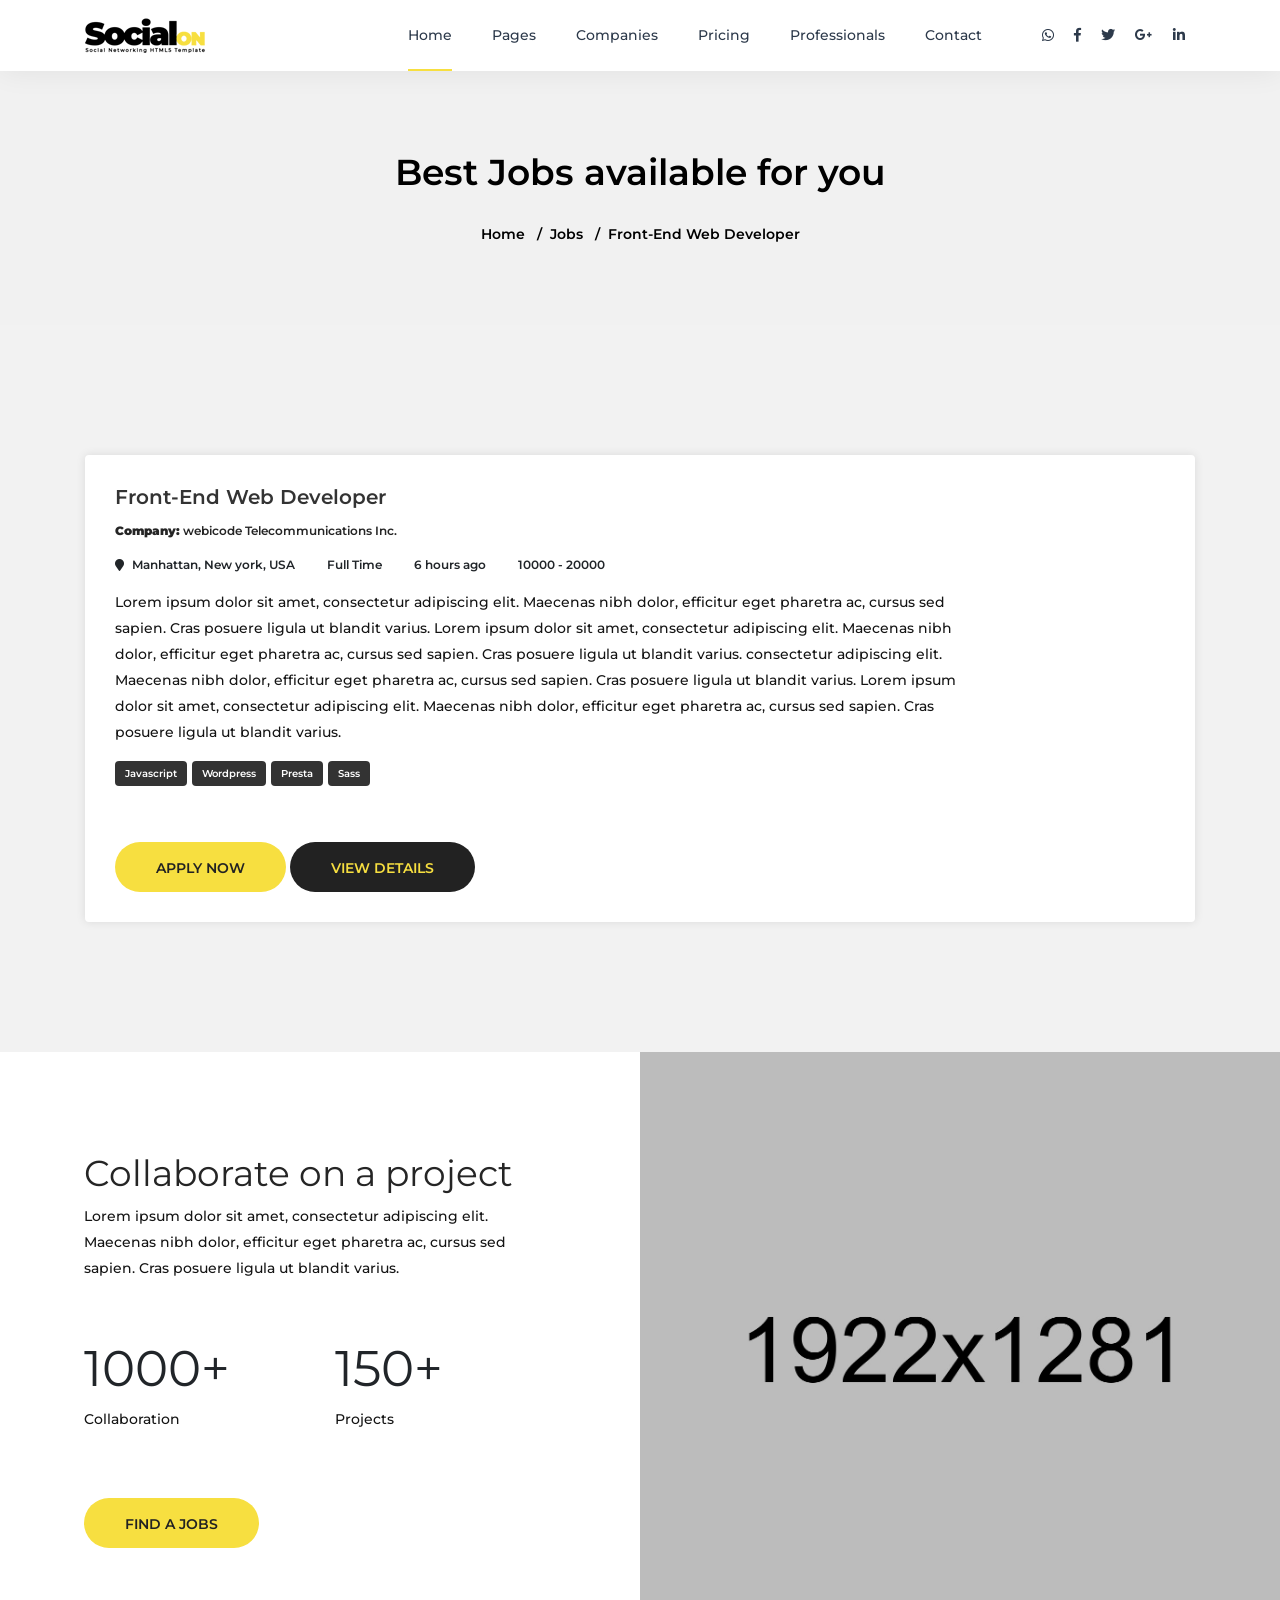
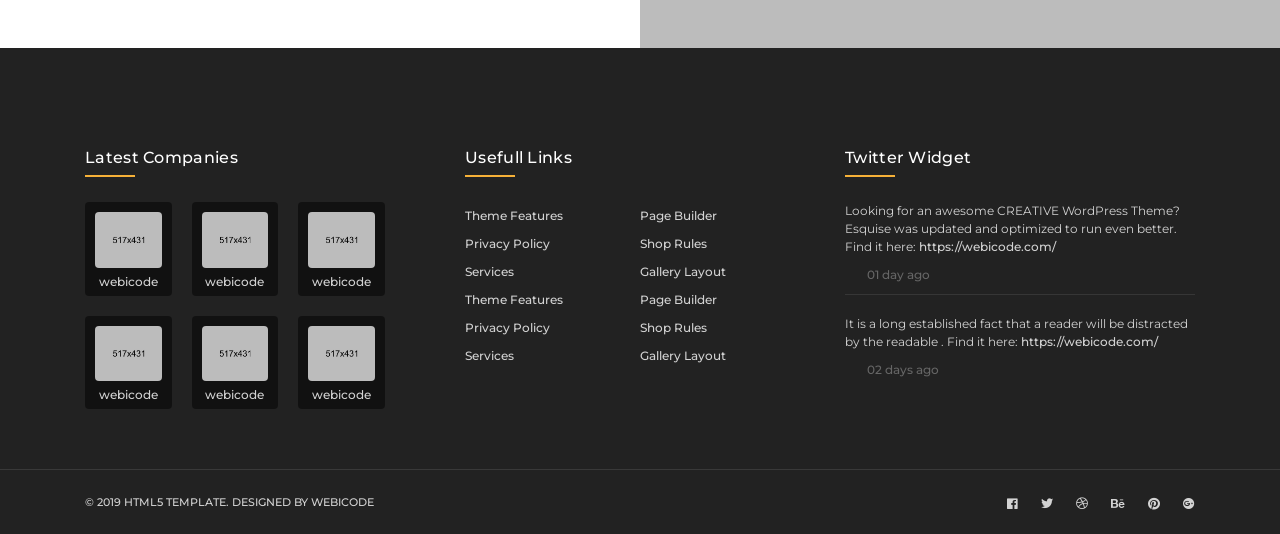
<file: html/job-board-details.html>
<!DOCTYPE html>
<html lang="en">
<head>
<meta charset="utf-8">
<meta http-equiv="X-UA-Compatible" content="IE=edge">
<meta name="viewport" content="width=device-width, initial-scale=1">
<meta name="description" content="">
<meta name="author" content="M_Adnan">
<title>Social Networking Connecting HTML5 Template</title>

<!-- Bootstrap Core CSS -->
<link href="css/bootstrap.min.css" rel="stylesheet">

<!-- Custom CSS -->
<link href="css/main.css" rel="stylesheet">
<link href="fonts/flaticon.css" rel="stylesheet">
<link href="css/style.css" rel="stylesheet">
<link href="css/responsive.css" rel="stylesheet">

<!-- fontawesome  -->
<link href="css/all.min.css" rel="stylesheet">

    
<!-- JavaScripts -->
<script src="js/modernizr.js"></script>

<!-- Online Fonts -->
<link href="https://fonts.googleapis.com/css?family=Montserrat:300,400,500,600,700,800" rel="stylesheet">

<!-- HTML5 Shim and Respond.js IE8 support of HTML5 elements and media queries -->
<!-- WARNING: Respond.js doesn't work if you view the page via file:// -->
<!--[if lt IE 9]>
    <script src="https://oss.maxcdn.com/libs/html5shiv/3.7.0/html5shiv.js"></script>
    <script src="https://oss.maxcdn.com/libs/respond.js/1.4.2/respond.min.js"></script>
<![endif]-->

</head>
<body>

<!-- Wrap -->
<div id="wrap"> 
  
  <!-- header -->
  <header class="sticky">
    <div class="container"> 
      
      <!-- Logo -->
      <div class="logo"> <a href="index.html"><img class="img-responsive" src="images/logo-dark.png" alt="" ></a> </div>
      <nav class="navbar ownmenu navbar-expand-lg" id="nav-resposive">
        <button class="navbar-toggler collapsed" type="button" data-toggle="collapse" data-target="#navbarNav" aria-controls="navbarNav" aria-expanded="false" aria-label="Toggle navigation"> <span class="navbar-toggler-icon"></span> </button>
        <div class="collapse navbar-collapse" id="navbarNav" data-parent="#nav-resposive">
          <ul class="nav">
            <li class="active"> <a href="index.html">Home</a> </li>
            <li class="dropdown"> <a href="#." class="dropdown-toggle" data-toggle="dropdown">Pages</a>
              <ul class="dropdown-menu">
                <li> <a href="index.html">Home </a> </li>
                <li> <a href="about.html">About </a> </li>
                <li> <a href="pricing.html">Pricing </a> </li>
                <li> <a href="login-register.html">Login / Register </a> </li>
                <li> <a href="companies.html">Companies</a> </li>
                <li> <a href="companies-detail.html">Companies Detail </a> </li>
                <li> <a href="professionals.html">Professional </a> </li>
                <li> <a href="professional-details.html">Professional Details </a> </li>
                <li> <a href="job-board.html">Job Board </a> </li>
                <li> <a href="job-board-details.html">Job Board Details</a> </li>
                <li class="sub-menu"> <a href="#.">2nd Level Menu </a>
                  <ul class="dropdown-menu sec-level">
                    <li> <a href="about.html">About </a> </li>
                    <li> <a href="pricing.html">Pricing </a> </li>
                  </ul>
                </li>
              </ul>
            </li>
            <li> <a href="companies.html">Companies</a> </li>
            <li> <a href="pricing.html">Pricing </a> </li>
            <!-- Two Link Option -->
            <li class="dropdown"> <a href="professionals.html" class="dropdown-toggle" data-toggle="dropdown">Professionals</a>
              <div class="dropdown-menu two-option">
                <div class="row">
                  <ul class="col-sm-6">
                    <li> <a href="index.html">Home </a> </li>
                    <li> <a href="about.html">About </a> </li>
                    <li> <a href="services.html">Services </a> </li>
                    <li> <a href="companies.html">Companies</a> </li>
                    <li> <a href="companies-detail.html">Companies Detail </a> </li>
                    <li> <a href="professionals.html">Professionals </a> </li>
                    <li> <a href="job-board.html">Job Board </a> </li>
                  </ul>
                  <ul class="col-sm-6">
                    <li> <a href="index.html">Home </a> </li>
                    <li> <a href="about.html">About </a> </li>
                    <li> <a href="services.html">Services </a> </li>
                    <li> <a href="companies.html">Companies</a> </li>
                    <li> <a href="companies-detail.html">Companies Detail </a> </li>
                    <li> <a href="professionals.html">Professionals </a> </li>
                    <li> <a href="job-board.html">Job Board </a> </li>
                  </ul>
                </div>
              </div>
            </li>
            <li> <a href="contact.html"> Contact</a> </li>
          </ul>
        </div>
        
        <!-- Nav Right -->
        <div class="nav-right">
          <button class="social-toggler collapsed" type="button" data-toggle="collapse" data-target="#socialNav" aria-controls="socialNav" aria-expanded="false" aria-label="Toggle navigation"> <span class="fa fa-share-alt"></span> </button>
          <div class="collapse navbar-collapse navbar-expand-lg" id="socialNav" data-parent="#nav-resposive">
            <div class="social_icons">
              <ul>
                <li><a href="#."><i class="fab fa-whatsapp"></i></a></li>
                <li><a href="#."><i class="fab fa-facebook-f"></i></a></li>
                <li><a href="#."><i class="fab fa-twitter"></i></a></li>
                <li><a href="#."><i class="fab fa-google-plus-g"></i></a></li>
                <li><a href="#."><i class="fab fa-linkedin-in"></i></a></li>
              </ul>
            </div>
          </div>
        </div>
      </nav>
    </div>
    <div class="clearfix"></div>
  </header>
  
  <!-- Content -->
  <div id="content"> 
    
    <!-- Banner -->
    <section class="sub-bnr">
      <div class="container">
        <h2>Best Jobs available for you</h2>
        <nav aria-label="breadcrumb">
          <ol class="breadcrumb">
            <li class="breadcrumb-item"><a href="#">Home</a></li>
              <li class="breadcrumb-item"><a href="#">Jobs</a></li>
            <li class="breadcrumb-item active" aria-current="page">Front-End Web Developer</li>
          </ol>
        </nav>
      </div>
    </section>
    
    <!-- Job Board Companies -->
    <section class="padding-top-100 padding-bottom-100">
      <div class="container">
        <div class="job-board">
          
          <!-- Job Board Companies -->
          <div class="listing-ver-3">
            <div class="listing-heading">
              <h5><a href="#.">Front-End Web Developer</a></h5>
            </div>
            <div class="listing-inner">
              <div class="listing-content">
                <h6 class="title-company"><strong>Company:</strong> webicode Telecommunications Inc.</h6>
                <span class="location"> <i class="fa fa-map-marker"></i> Manhattan, New york, USA </span> <span class="type-work full-time"><i class="fa fa-clock-o"></i> Full Time </span> <span class="type-work full-time"><i class="fa fa-clock-o"></i> 6 hours ago</span>  <span class="type-work full-time"><i class="fa fa-dollar"></i> 10000 - 20000</span>
                  
                  
                  
                  <p>Lorem ipsum dolor sit amet, consectetur adipiscing elit. Maecenas nibh dolor, efficitur eget pharetra ac, cursus sed sapien. Cras posuere ligula ut blandit varius.                  
                  Lorem ipsum dolor sit amet, consectetur adipiscing elit. Maecenas nibh dolor, efficitur eget pharetra ac, cursus sed sapien. Cras posuere ligula ut blandit varius. 
                       consectetur adipiscing elit. Maecenas nibh dolor, efficitur eget pharetra ac, cursus sed sapien. Cras posuere ligula ut blandit varius.                  
                  Lorem ipsum dolor sit amet, consectetur adipiscing elit. Maecenas nibh dolor, efficitur eget pharetra ac, cursus sed sapien. Cras posuere ligula ut blandit varius.
                  </p>
                <ul class="tags list-inline">
                  <li><a href="#">Javascript</a></li>
                  <li><a href="#">Wordpress</a></li>
                  <li><a href="#">Presta</a></li>
                  <li><a href="#">Sass</a></li>
                </ul>                
                <!-- Apply Now -->
                <div class="aply-btn margin-top-50"> <a href="#." class="btn">Apply Now</a> <a href="#." class="btn btn-inverse">View Details</a> </div>
              </div>
            </div>
          </div>
        </div>
      </div>
    </section>
    
    <!-- ABOUT -->
    <section class="bg-white"> 
      <!-- Right Background -->
      <div class="main-page-section half_left_layout">
        <div class="main-half-layout half_right_layout"> </div>
        
        <!-- Left Content -->
        <div class="main-half-layout-container half_right_layout">
          <div class="about-us-con">
            <h3>Collaborate on a project</h3>
            <p>Lorem ipsum dolor sit amet, consectetur adipiscing elit. Maecenas nibh dolor, efficitur eget pharetra ac, cursus sed sapien. Cras posuere ligula ut blandit varius. </p>
            <ul class="count-info row">
              <li class="col"> <span class="counter">5000</span><span>+</span>
                <p>Collaboration</p>
              </li>
              <li class="col"> <span class="counter">750</span><span>+</span>
                <p>Projects</p>
              </li>
            </ul>
            <a href="#." class="btn">Find a Jobs</a> </div>
        </div>
      </div>
      <div class="clearfix"></div>
    </section>
  </div>
  
  <!-- Footer -->
  <footer id="footer">
    <div class="footer-wrapper"> 
      
      <!-- Footer Top -->
      <div class="footer-top">
        <div class="footer-top-wrapper">
          <div class="container">
            <div class="row"> 
              <!-- About Block -->
              <div class="col-md-4">
                <div class="block block-companies">
                  <h3 class="block-title">Latest Companies</h3>
                  <div class="block-content">
                    <ul>
                      <li> <a href="#."> <img src="images/company-img-1.jpg" alt="" class="img-responsive"> Webicode</a></li>
                      <li> <a href="#."> <img src="images/company-img-2.jpg" alt="" class="img-responsive"> Webicode</a></li>
                      <li> <a href="#."> <img src="images/company-img-3.jpg" alt="" class="img-responsive"> Webicode</a></li>
                      <li> <a href="#."> <img src="images/company-img-4.jpg" alt="" class="img-responsive"> Webicode</a></li>
                      <li> <a href="#."> <img src="images/company-img-5.jpg" alt="" class="img-responsive"> Webicode</a></li>
                      <li> <a href="#."> <img src="images/company-img-6.jpg" alt="" class="img-responsive"> Webicode</a></li>
                    </ul>
                  </div>
                </div>
              </div>
              
              <!-- Footer Links Block -->
              <div class="col-md-4">
                <div class="block block-links">
                  <h3 class="block-title"><span>Usefull Links</span></h3>
                  <div class="block-content">
                    <ul>
                      <li><a href="#.">Theme Features</a></li>
                      <li><a href="#.">Page Builder</a></li>
                      <li><a href="#.">Privacy Policy</a></li>
                      <li><a href="#.">Shop Rules</a></li>
                      <li><a href="#.">Services</a></li>
                      <li><a href="#.">Gallery Layout</a></li>
                      <li><a href="#.">Theme Features</a></li>
                      <li><a href="#.">Page Builder</a></li>
                      <li><a href="#.">Privacy Policy</a></li>
                      <li><a href="#.">Shop Rules</a></li>
                      <li><a href="#.">Services</a></li>
                      <li><a href="#.">Gallery Layout</a></li>
                    </ul>
                  </div>
                </div>
              </div>
              
              <!-- Twitter Widget Block -->
              <div class="col-md-4">
                <div class="block block-twitter-widget">
                  <h3 class="block-title"><span>Twitter Widget</span></h3>
                  <div class="block-content">
                    <div class="twitter-item">
                      <div class="twitter-content"> Looking for an awesome CREATIVE WordPress Theme? Esquise was updated and optimized to run even better. Find it here: <a href="https://webicode.com/" target="_blank">https://webicode.com/</a> </div>
                      <div class="twitter-context"> <i class="fa fa-twitter"></i><span class="twitter-date">01 day ago</span> </div>
                    </div>
                    <div class="twitter-item">
                      <div class="twitter-content"> It is a long established fact that a reader will be distracted by the readable . Find it here: <a href="https://webicode.com/" target="_blank">https://webicode.com/</a> </div>
                      <div class="twitter-context"> <i class="fa fa-twitter"></i><span class="twitter-date">02 days ago</span> </div>
                    </div>
                  </div>
                </div>
              </div>
            </div>
          </div>
        </div>
      </div>
      
      <!-- Footer Bottom -->
      <div class="footer-bottom">
        <div class="footer-bottom-wrapper">
          <div class="container">
            <div class="row">
              <div class="col-md-6 copyright">
                <p>&copy; 2019 HTML5 Template. DESIGNED BY <a href="https://webicode.com/"> WEBICODE</a></p>
              </div>
              <div class="col-md-6 social-links">
                <ul class="right">
                  <li><a href="#."><i class="fab fa-facebook"></i></a></li>
                  <li><a href="#."><i class="fab fa-twitter"></i></a></li>
                  <li><a href="#."><i class="fab fa-dribbble"></i></a></li>
                  <li><a href="#."><i class="fab fa-behance"></i></a></li>
                  <li><a href="#."><i class="fab fa-pinterest"></i></a></li>
                  <li><a href="#."><i class="fab fa-google-plus"></i></a></li>
                </ul>
              </div>
            </div>
          </div>
        </div>
      </div>
      <!-- End Footer Bottom --> 
    </div>
  </footer>
  <!-- End Footer --> 
  
</div>
<script src="js/jquery-1.11.3.min.js"></script> 
<script src="js/bootstrap.min.js"></script> 
<script src="js/own-menu.js"></script> 
<script src="js/jquery.counterup.min.js"></script> 
<script src="js/owl.carousel.min.js"></script> 
<script src="js/main.js"></script>
</body>
</html>
</file>
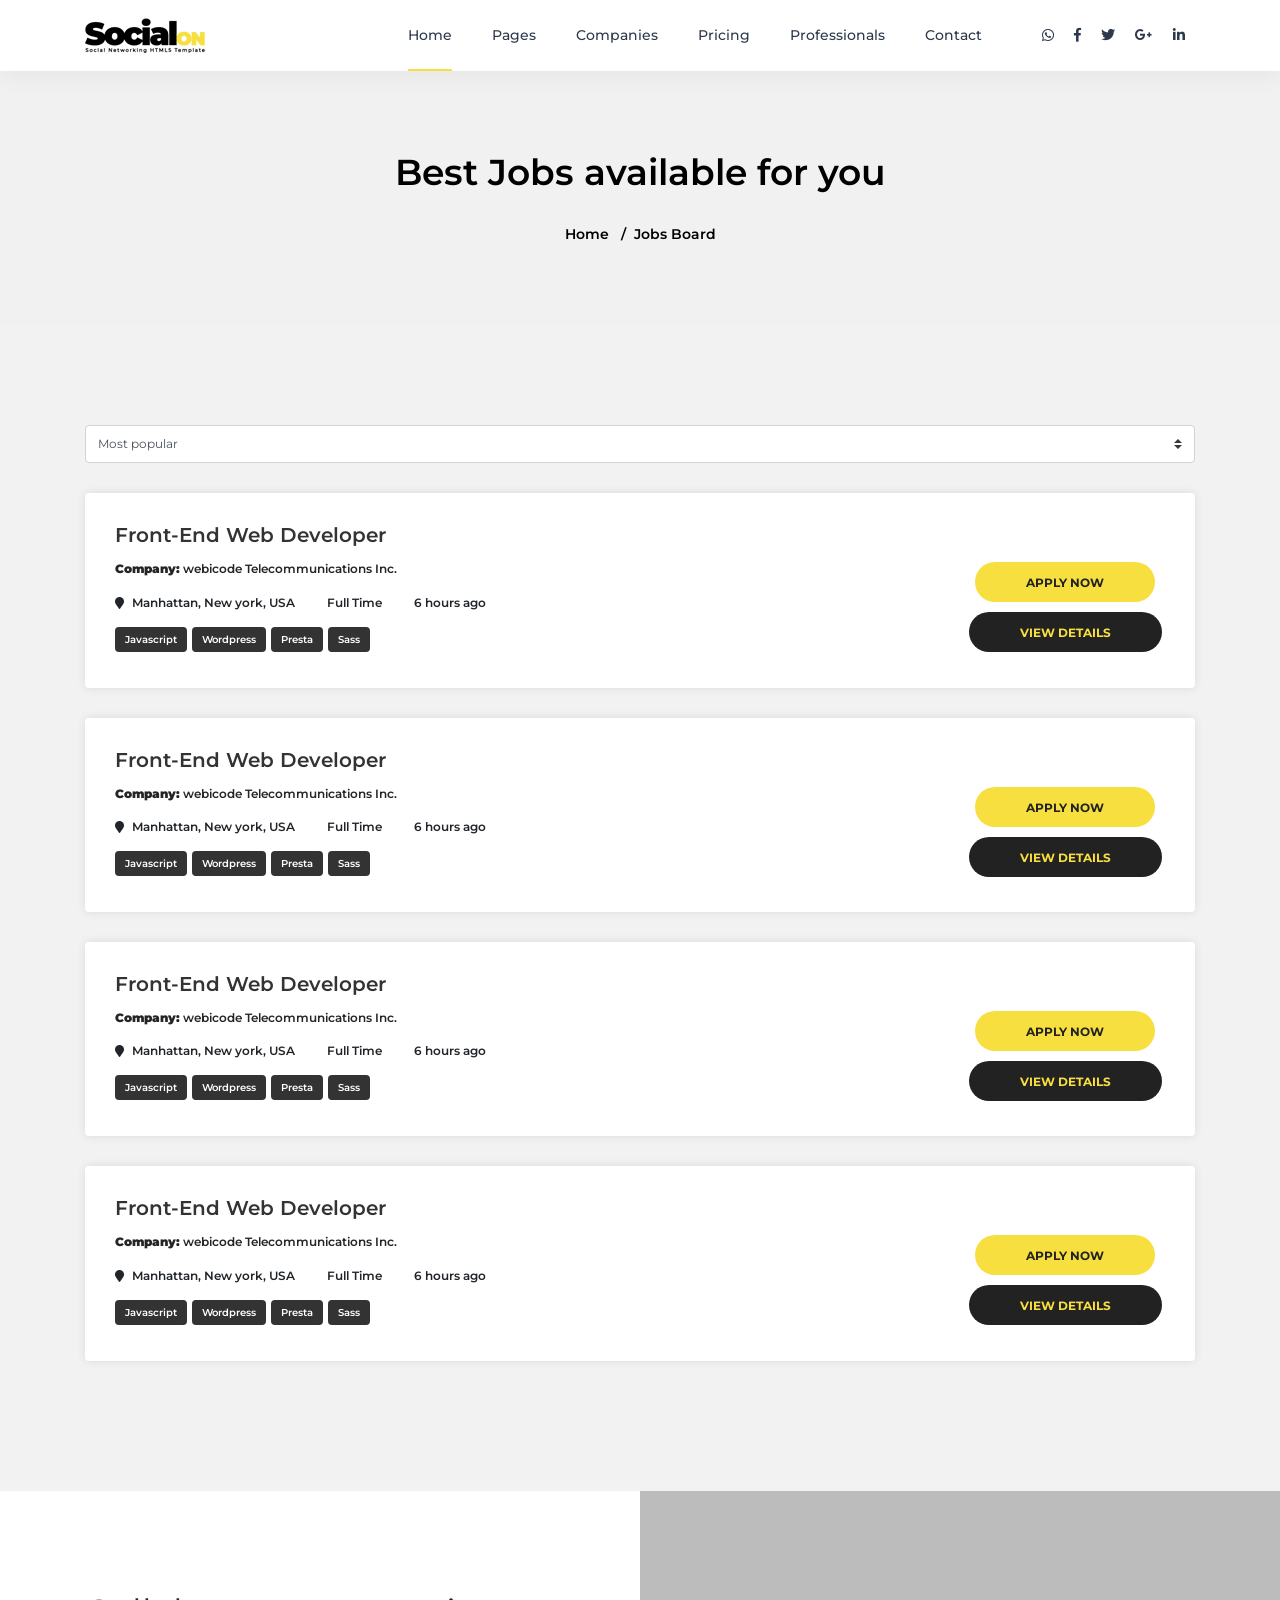
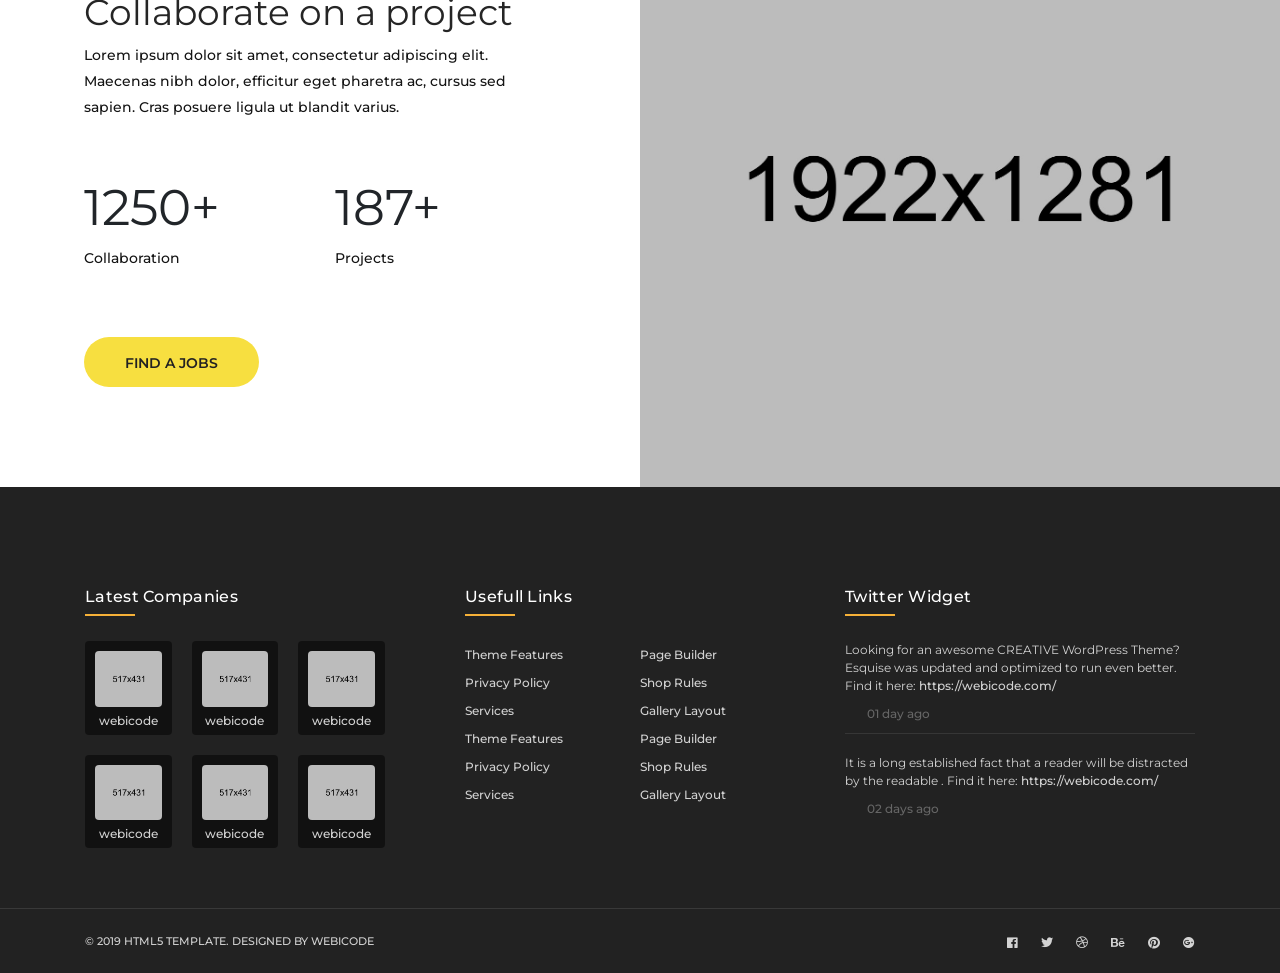
<file: html/job-board.html>
<!DOCTYPE html>
<html lang="en">
<head>
<meta charset="utf-8">
<meta http-equiv="X-UA-Compatible" content="IE=edge">
<meta name="viewport" content="width=device-width, initial-scale=1">
<meta name="description" content="">
<meta name="author" content="M_Adnan">
<title>Social Networking Connecting HTML5 Template</title>

<!-- Bootstrap Core CSS -->
<link href="css/bootstrap.min.css" rel="stylesheet">

<!-- Custom CSS -->
<link href="css/main.css" rel="stylesheet">
<link href="fonts/flaticon.css" rel="stylesheet">
<link href="css/style.css" rel="stylesheet">
<link href="css/responsive.css" rel="stylesheet">

<!-- fontawesome  -->
<link href="css/all.min.css" rel="stylesheet">

    
<!-- JavaScripts -->
<script src="js/modernizr.js"></script>

<!-- Online Fonts -->
<link href="https://fonts.googleapis.com/css?family=Montserrat:300,400,500,600,700,800" rel="stylesheet">

<!-- HTML5 Shim and Respond.js IE8 support of HTML5 elements and media queries -->
<!-- WARNING: Respond.js doesn't work if you view the page via file:// -->
<!--[if lt IE 9]>
    <script src="https://oss.maxcdn.com/libs/html5shiv/3.7.0/html5shiv.js"></script>
    <script src="https://oss.maxcdn.com/libs/respond.js/1.4.2/respond.min.js"></script>
<![endif]-->

</head>
<body>

<!-- Wrap -->
<div id="wrap"> 
  
  <!-- header -->
  <header class="sticky">
    <div class="container"> 
      
      <!-- Logo -->
      <div class="logo"> <a href="index.html"><img class="img-responsive" src="images/logo-dark.png" alt="" ></a> </div>
      <nav class="navbar ownmenu navbar-expand-lg" id="nav-resposive">
        <button class="navbar-toggler collapsed" type="button" data-toggle="collapse" data-target="#navbarNav" aria-controls="navbarNav" aria-expanded="false" aria-label="Toggle navigation"> <span class="navbar-toggler-icon"></span> </button>
        <div class="collapse navbar-collapse" id="navbarNav" data-parent="#nav-resposive">
          <ul class="nav">
            <li class="active"> <a href="index.html">Home</a> </li>
            <li class="dropdown"> <a href="#." class="dropdown-toggle" data-toggle="dropdown">Pages</a>
              <ul class="dropdown-menu">
                <li> <a href="index.html">Home </a> </li>
                <li> <a href="about.html">About </a> </li>
                <li> <a href="pricing.html">Pricing </a> </li>
                <li> <a href="login-register.html">Login / Register </a> </li>
                <li> <a href="companies.html">Companies</a> </li>
                <li> <a href="companies-detail.html">Companies Detail </a> </li>
                <li> <a href="professionals.html">Professional </a> </li>
                <li> <a href="professional-details.html">Professional Details </a> </li>
                <li> <a href="job-board.html">Job Board </a> </li>
                <li> <a href="job-board-details.html">Job Board Details</a> </li>
                <li class="sub-menu"> <a href="#.">2nd Level Menu </a>
                  <ul class="dropdown-menu sec-level">
                    <li> <a href="about.html">About </a> </li>
                    <li> <a href="pricing.html">Pricing </a> </li>
                  </ul>
                </li>
              </ul>
            </li>
            <li> <a href="companies.html">Companies</a> </li>
            <li> <a href="pricing.html">Pricing </a> </li>
            <!-- Two Link Option -->
            <li class="dropdown"> <a href="professionals.html" class="dropdown-toggle" data-toggle="dropdown">Professionals</a>
              <div class="dropdown-menu two-option">
                <div class="row">
                  <ul class="col-sm-6">
                    <li> <a href="index.html">Home </a> </li>
                    <li> <a href="about.html">About </a> </li>
                    <li> <a href="services.html">Services </a> </li>
                    <li> <a href="companies.html">Companies</a> </li>
                    <li> <a href="companies-detail.html">Companies Detail </a> </li>
                    <li> <a href="professionals.html">Professionals </a> </li>
                    <li> <a href="job-board.html">Job Board </a> </li>
                  </ul>
                  <ul class="col-sm-6">
                    <li> <a href="index.html">Home </a> </li>
                    <li> <a href="about.html">About </a> </li>
                    <li> <a href="services.html">Services </a> </li>
                    <li> <a href="companies.html">Companies</a> </li>
                    <li> <a href="companies-detail.html">Companies Detail </a> </li>
                    <li> <a href="professionals.html">Professionals </a> </li>
                    <li> <a href="job-board.html">Job Board </a> </li>
                  </ul>
                </div>
              </div>
            </li>
            <li> <a href="contact.html"> Contact</a> </li>
          </ul>
        </div>
        
        <!-- Nav Right -->
        <div class="nav-right">
          <button class="social-toggler collapsed" type="button" data-toggle="collapse" data-target="#socialNav" aria-controls="socialNav" aria-expanded="false" aria-label="Toggle navigation"> <span class="fa fa-share-alt"></span> </button>
          <div class="collapse navbar-collapse navbar-expand-lg" id="socialNav" data-parent="#nav-resposive">
            <div class="social_icons">
              <ul>
                <li><a href="#."><i class="fab fa-whatsapp"></i></a></li>
                <li><a href="#."><i class="fab fa-facebook-f"></i></a></li>
                <li><a href="#."><i class="fab fa-twitter"></i></a></li>
                <li><a href="#."><i class="fab fa-google-plus-g"></i></a></li>
                <li><a href="#."><i class="fab fa-linkedin-in"></i></a></li>
              </ul>
            </div>
          </div>
        </div>
      </nav>
    </div>
    <div class="clearfix"></div>
  </header>
  
  <!-- Content -->
  <div id="content"> 
    
    <!-- Banner -->
    <section class="sub-bnr">
      <div class="container">
        <h2>Best Jobs available for you</h2>
        <nav aria-label="breadcrumb">
          <ol class="breadcrumb">
            <li class="breadcrumb-item"><a href="#">Home</a></li>
            <li class="breadcrumb-item active" aria-current="page">Jobs Board</li>
          </ol>
        </nav>
      </div>
    </section>
    
    <!-- Job Board Companies -->
    <section class="padding-top-100 padding-bottom-100">
      <div class="container">
        <div class="job-board">
          <div class="header-listing">
            <div class="custom-select-box">
              <select name="order" class="custom-select">
                <option value="0">Most popular</option>
                <option value="1">The latest</option>
                <option value="2">The best rating</option>
              </select>
            </div>
          </div>
          
          <!-- Job Board Companies -->
          <div class="listing-ver-3">
            <div class="listing-heading">
              <h5><a href="#.">Front-End Web Developer</a></h5>
            </div>
            <div class="listing-inner">
              <div class="listing-content">
                <h6 class="title-company"><strong>Company:</strong> webicode Telecommunications Inc.</h6>
                <span class="location"> <i class="fa fa-map-marker"></i> Manhattan, New york, USA </span> <span class="type-work full-time"><i class="fa fa-clock-o"></i> Full Time </span> <span class="type-work full-time"><i class="fa fa-clock-o"></i> 6 hours ago</span>
                <ul class="tags list-inline">
                  <li><a href="#">Javascript</a></li>
                  <li><a href="#">Wordpress</a></li>
                  <li><a href="#">Presta</a></li>
                  <li><a href="#">Sass</a></li>
                </ul>
                
                <!-- Apply Now -->
                <div class="aply"> <a href="#." class="btn">Apply Now</a> <a href="#." class="btn btn-inverse">View Details</a> </div>
              </div>
            </div>
          </div>
          
          <!-- Job Board Companies -->
          <div class="listing-ver-3">
            <div class="listing-heading">
              <h5><a href="#.">Front-End Web Developer</a></h5>
            </div>
            <div class="listing-inner">
              <div class="listing-content">
                <h6 class="title-company"><strong>Company:</strong> webicode Telecommunications Inc.</h6>
                <span class="location"> <i class="fa fa-map-marker"></i> Manhattan, New york, USA </span> <span class="type-work full-time"><i class="fa fa-clock-o"></i> Full Time </span> <span class="type-work full-time"><i class="fa fa-clock-o"></i> 6 hours ago</span>
                <ul class="tags list-inline">
                  <li><a href="#">Javascript</a></li>
                  <li><a href="#">Wordpress</a></li>
                  <li><a href="#">Presta</a></li>
                  <li><a href="#">Sass</a></li>
                </ul>
                
                <!-- Apply Now -->
                <div class="aply"> <a href="#." class="btn">Apply Now</a> <a href="#." class="btn btn-inverse">View Details</a> </div>
              </div>
            </div>
          </div>
          
          <!-- Job Board Companies -->
          <div class="listing-ver-3">
            <div class="listing-heading">
              <h5><a href="#.">Front-End Web Developer</a></h5>
            </div>
            <div class="listing-inner">
              <div class="listing-content">
                <h6 class="title-company"><strong>Company:</strong> webicode Telecommunications Inc.</h6>
                <span class="location"> <i class="fa fa-map-marker"></i> Manhattan, New york, USA </span> <span class="type-work full-time"><i class="fa fa-clock-o"></i> Full Time </span> <span class="type-work full-time"><i class="fa fa-clock-o"></i> 6 hours ago</span>
                <ul class="tags list-inline">
                  <li><a href="#">Javascript</a></li>
                  <li><a href="#">Wordpress</a></li>
                  <li><a href="#">Presta</a></li>
                  <li><a href="#">Sass</a></li>
                </ul>
                
                <!-- Apply Now -->
                <div class="aply"> <a href="#." class="btn">Apply Now</a> <a href="#." class="btn btn-inverse">View Details</a> </div>
              </div>
            </div>
          </div>
          
          <!-- Job Board Companies -->
          <div class="listing-ver-3">
            <div class="listing-heading">
              <h5><a href="#.">Front-End Web Developer</a></h5>
            </div>
            <div class="listing-inner">
              <div class="listing-content">
                <h6 class="title-company"><strong>Company:</strong> webicode Telecommunications Inc.</h6>
                <span class="location"> <i class="fa fa-map-marker"></i> Manhattan, New york, USA </span> <span class="type-work full-time"><i class="fa fa-clock-o"></i> Full Time </span> <span class="type-work full-time"><i class="fa fa-clock-o"></i> 6 hours ago</span>
                <ul class="tags list-inline">
                  <li><a href="#">Javascript</a></li>
                  <li><a href="#">Wordpress</a></li>
                  <li><a href="#">Presta</a></li>
                  <li><a href="#">Sass</a></li>
                </ul>
                
                <!-- Apply Now -->
                <div class="aply"> <a href="#." class="btn">Apply Now</a> <a href="#." class="btn btn-inverse">View Details</a> </div>
              </div>
            </div>
          </div>
        </div>
      </div>
    </section>
    
    <!-- ABOUT -->
    <section class="bg-white"> 
      <!-- Right Background -->
      <div class="main-page-section half_left_layout">
        <div class="main-half-layout half_right_layout"> </div>
        
        <!-- Left Content -->
        <div class="main-half-layout-container half_right_layout">
          <div class="about-us-con">
            <h3>Collaborate on a project</h3>
            <p>Lorem ipsum dolor sit amet, consectetur adipiscing elit. Maecenas nibh dolor, efficitur eget pharetra ac, cursus sed sapien. Cras posuere ligula ut blandit varius. </p>
            <ul class="count-info row">
              <li class="col"> <span class="counter">5000</span><span>+</span>
                <p>Collaboration</p>
              </li>
              <li class="col"> <span class="counter">750</span><span>+</span>
                <p>Projects</p>
              </li>
            </ul>
            <a href="#." class="btn">Find a Jobs</a> </div>
        </div>
      </div>
      <div class="clearfix"></div>
    </section>
  </div>
  
  <!-- Footer -->
  <footer id="footer">
    <div class="footer-wrapper"> 
      
      <!-- Footer Top -->
      <div class="footer-top">
        <div class="footer-top-wrapper">
          <div class="container">
            <div class="row"> 
              <!-- About Block -->
              <div class="col-md-4">
                <div class="block block-companies">
                  <h3 class="block-title">Latest Companies</h3>
                  <div class="block-content">
                    <ul>
                      <li> <a href="#."> <img src="images/company-img-1.jpg" alt="" class="img-responsive"> Webicode</a></li>
                      <li> <a href="#."> <img src="images/company-img-2.jpg" alt="" class="img-responsive"> Webicode</a></li>
                      <li> <a href="#."> <img src="images/company-img-3.jpg" alt="" class="img-responsive"> Webicode</a></li>
                      <li> <a href="#."> <img src="images/company-img-4.jpg" alt="" class="img-responsive"> Webicode</a></li>
                      <li> <a href="#."> <img src="images/company-img-5.jpg" alt="" class="img-responsive"> Webicode</a></li>
                      <li> <a href="#."> <img src="images/company-img-6.jpg" alt="" class="img-responsive"> Webicode</a></li>
                    </ul>
                  </div>
                </div>
              </div>
              
              <!-- Footer Links Block -->
              <div class="col-md-4">
                <div class="block block-links">
                  <h3 class="block-title"><span>Usefull Links</span></h3>
                  <div class="block-content">
                    <ul>
                      <li><a href="#.">Theme Features</a></li>
                      <li><a href="#.">Page Builder</a></li>
                      <li><a href="#.">Privacy Policy</a></li>
                      <li><a href="#.">Shop Rules</a></li>
                      <li><a href="#.">Services</a></li>
                      <li><a href="#.">Gallery Layout</a></li>
                      <li><a href="#.">Theme Features</a></li>
                      <li><a href="#.">Page Builder</a></li>
                      <li><a href="#.">Privacy Policy</a></li>
                      <li><a href="#.">Shop Rules</a></li>
                      <li><a href="#.">Services</a></li>
                      <li><a href="#.">Gallery Layout</a></li>
                    </ul>
                  </div>
                </div>
              </div>
              
              <!-- Twitter Widget Block -->
              <div class="col-md-4">
                <div class="block block-twitter-widget">
                  <h3 class="block-title"><span>Twitter Widget</span></h3>
                  <div class="block-content">
                    <div class="twitter-item">
                      <div class="twitter-content"> Looking for an awesome CREATIVE WordPress Theme? Esquise was updated and optimized to run even better. Find it here: <a href="https://webicode.com/" target="_blank">https://webicode.com/</a> </div>
                      <div class="twitter-context"> <i class="fa fa-twitter"></i><span class="twitter-date">01 day ago</span> </div>
                    </div>
                    <div class="twitter-item">
                      <div class="twitter-content"> It is a long established fact that a reader will be distracted by the readable . Find it here: <a href="https://webicode.com/" target="_blank">https://webicode.com/</a> </div>
                      <div class="twitter-context"> <i class="fa fa-twitter"></i><span class="twitter-date">02 days ago</span> </div>
                    </div>
                  </div>
                </div>
              </div>
            </div>
          </div>
        </div>
      </div>
      
      <!-- Footer Bottom -->
      <div class="footer-bottom">
        <div class="footer-bottom-wrapper">
          <div class="container">
            <div class="row">
              <div class="col-md-6 copyright">
                <p>&copy; 2019 HTML5 Template. DESIGNED BY <a href="https://webicode.com/"> WEBICODE</a></p>
              </div>
              <div class="col-md-6 social-links">
                <ul class="right">
                  <li><a href="#."><i class="fab fa-facebook"></i></a></li>
                  <li><a href="#."><i class="fab fa-twitter"></i></a></li>
                  <li><a href="#."><i class="fab fa-dribbble"></i></a></li>
                  <li><a href="#."><i class="fab fa-behance"></i></a></li>
                  <li><a href="#."><i class="fab fa-pinterest"></i></a></li>
                  <li><a href="#."><i class="fab fa-google-plus"></i></a></li>
                </ul>
              </div>
            </div>
          </div>
        </div>
      </div>
      <!-- End Footer Bottom --> 
    </div>
  </footer>
  <!-- End Footer --> 
  
</div>
<script src="js/jquery-1.11.3.min.js"></script> 
<script src="js/bootstrap.min.js"></script> 
<script src="js/own-menu.js"></script> 
<script src="js/jquery.counterup.min.js"></script> 
<script src="js/owl.carousel.min.js"></script> 
<script src="js/main.js"></script>
</body>
</html>
</file>
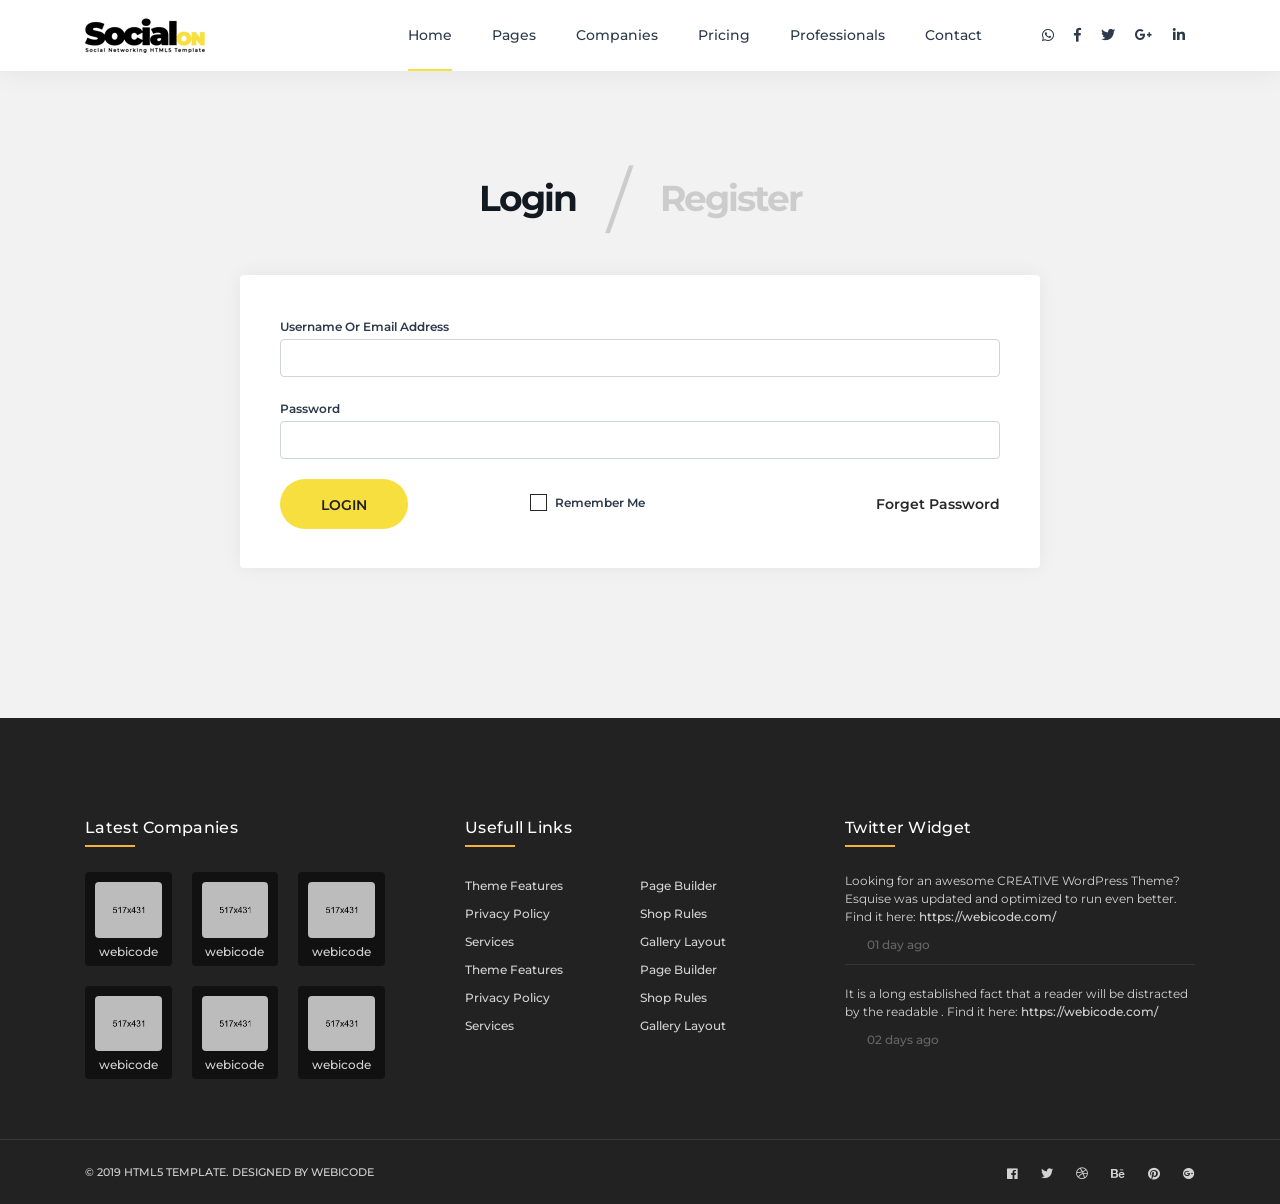
<file: html/login-register.html>
<!DOCTYPE html>
<html lang="en">
<head>
<meta charset="utf-8">
<meta http-equiv="X-UA-Compatible" content="IE=edge">
<meta name="viewport" content="width=device-width, initial-scale=1">
<meta name="description" content="">
<meta name="author" content="M_Adnan">
<title>Social Networking Connecting HTML5 Template</title>

<!-- Bootstrap Core CSS -->
<link href="css/bootstrap.min.css" rel="stylesheet">

<!-- Custom CSS -->
<link href="css/main.css" rel="stylesheet">
<link href="fonts/flaticon.css" rel="stylesheet">
<link href="css/style.css" rel="stylesheet">
<link href="css/responsive.css" rel="stylesheet">

<!-- fontawesome  -->
<link href="css/all.min.css" rel="stylesheet">

    
<!-- JavaScripts -->
<script src="js/modernizr.js"></script>

<!-- Online Fonts -->
<link href="https://fonts.googleapis.com/css?family=Montserrat:300,400,500,600,700,800" rel="stylesheet">

<!-- HTML5 Shim and Respond.js IE8 support of HTML5 elements and media queries -->
<!-- WARNING: Respond.js doesn't work if you view the page via file:// -->
<!--[if lt IE 9]>
    <script src="https://oss.maxcdn.com/libs/html5shiv/3.7.0/html5shiv.js"></script>
    <script src="https://oss.maxcdn.com/libs/respond.js/1.4.2/respond.min.js"></script>
<![endif]-->

</head>
<body>

<!-- Wrap -->
<div id="wrap"> 
  
  <!-- header -->
  <header class="sticky">
    <div class="container"> 
      
      <!-- Logo -->
      <div class="logo"> <a href="index.html"><img class="img-responsive" src="images/logo-dark.png" alt="" ></a> </div>
      <nav class="navbar ownmenu navbar-expand-lg" id="nav-resposive">
        <button class="navbar-toggler collapsed" type="button" data-toggle="collapse" data-target="#navbarNav" aria-controls="navbarNav" aria-expanded="false" aria-label="Toggle navigation"> <span class="navbar-toggler-icon"></span> </button>
        <div class="collapse navbar-collapse" id="navbarNav" data-parent="#nav-resposive">
          <ul class="nav">
            <li class="active"> <a href="index.html">Home</a> </li>
            <li class="dropdown"> <a href="#." class="dropdown-toggle" data-toggle="dropdown">Pages</a>
              <ul class="dropdown-menu">
                <li> <a href="index.html">Home </a> </li>
                <li> <a href="about.html">About </a> </li>
                <li> <a href="pricing.html">Pricing </a> </li>
                <li> <a href="login-register.html">Login / Register </a> </li>
                <li> <a href="companies.html">Companies</a> </li>
                <li> <a href="companies-detail.html">Companies Detail </a> </li>
                <li> <a href="professionals.html">Professional </a> </li>
                <li> <a href="professional-details.html">Professional Details </a> </li>
                <li> <a href="job-board.html">Job Board </a> </li>
                <li> <a href="job-board-details.html">Job Board Details</a> </li>
                <li class="sub-menu"> <a href="#.">2nd Level Menu </a>
                  <ul class="dropdown-menu sec-level">
                    <li> <a href="about.html">About </a> </li>
                    <li> <a href="pricing.html">Pricing </a> </li>
                  </ul>
                </li>
              </ul>
            </li>
            <li> <a href="companies.html">Companies</a> </li>
            <li> <a href="pricing.html">Pricing </a> </li>
            <!-- Two Link Option -->
            <li class="dropdown"> <a href="professionals.html" class="dropdown-toggle" data-toggle="dropdown">Professionals</a>
              <div class="dropdown-menu two-option">
                <div class="row">
                  <ul class="col-sm-6">
                    <li> <a href="index.html">Home </a> </li>
                    <li> <a href="about.html">About </a> </li>
                    <li> <a href="services.html">Services </a> </li>
                    <li> <a href="companies.html">Companies</a> </li>
                    <li> <a href="companies-detail.html">Companies Detail </a> </li>
                    <li> <a href="professionals.html">Professionals </a> </li>
                    <li> <a href="job-board.html">Job Board </a> </li>
                  </ul>
                  <ul class="col-sm-6">
                    <li> <a href="index.html">Home </a> </li>
                    <li> <a href="about.html">About </a> </li>
                    <li> <a href="services.html">Services </a> </li>
                    <li> <a href="companies.html">Companies</a> </li>
                    <li> <a href="companies-detail.html">Companies Detail </a> </li>
                    <li> <a href="professionals.html">Professionals </a> </li>
                    <li> <a href="job-board.html">Job Board </a> </li>
                  </ul>
                </div>
              </div>
            </li>
            <li> <a href="contact.html"> Contact</a> </li>
          </ul>
        </div>
        
        <!-- Nav Right -->
        <div class="nav-right">
          <button class="social-toggler collapsed" type="button" data-toggle="collapse" data-target="#socialNav" aria-controls="socialNav" aria-expanded="false" aria-label="Toggle navigation"> <span class="fa fa-share-alt"></span> </button>
          <div class="collapse navbar-collapse navbar-expand-lg" id="socialNav" data-parent="#nav-resposive">
            <div class="social_icons">
              <ul>
                <li><a href="#."><i class="fab fa-whatsapp"></i></a></li>
                <li><a href="#."><i class="fab fa-facebook-f"></i></a></li>
                <li><a href="#."><i class="fab fa-twitter"></i></a></li>
                <li><a href="#."><i class="fab fa-google-plus-g"></i></a></li>
                <li><a href="#."><i class="fab fa-linkedin-in"></i></a></li>
              </ul>
            </div>
          </div>
        </div>
      </nav>
    </div>
    <div class="clearfix"></div>
  </header>
  
  <!-- Content -->
  <div id="content"> 
    
    <!-- Login Register -->
    <section class="login-register padding-top-100 padding-bottom-150">
      <div class="container"> 
        
        <!-- Payments Steps -->
        <div class="inside-log-reg">
              
              <!-- Nav Tabs -->
              <ul class="nav" id="myTab" role="tablist">
                <li class="nav-item"> <a class="nav-link active" id="login-tab" data-toggle="tab" href="#log" role="tab" aria-selected="true">Login</a> </li>
                <li class="nav-item"> <a class="nav-link" id="reg-tab" data-toggle="tab" href="#reg" role="tab" aria-selected="false">Register</a> </li>
              </ul>
              
              <!-- Login Register Inside -->
              <div class="tab-content" id="myTabContent"> 
                
                <!-- Login -->
                <div class="tab-pane fade show active" id="log" role="tabpanel" aria-labelledby="login-tab">
                  <form>
                    <ul class="row">
                      
                      <!-- Name -->
                      <li class="col-md-12">
                        <label> Username Or Email Address
                          <input type="text" name="first-name" value="" placeholder="" class="form-control">
                        </label>
                      </li>
                      <!-- LAST NAME -->
                      <li class="col-md-12">
                        <label> Password
                          <input type="password" name="last-name" value="" placeholder="" class="form-control">
                        </label>
                      </li>
                      
                      <!-- LOGIN -->
                      <li class="col-md-4">
                        <button type="submit" class="btn">LOGIN</button>
                      </li>
                      
                      <!-- FORGET PASS -->
                      <li class="col-md-4">
                        <div class="checkbox margin-top-15">
                          <input id="rembr" type="checkbox">
                          <label for="rembr"> Remember Me </label>
                        </div>
                        
                        <!-- FORGET PASS -->
                      <li class="col-md-4">
                        <div class="margin-top-15 text-right"> <a href="#.">Forget Password</a> </div>
                      </li>
                    </ul>
                  </form>
                </div>
                
                <!-- Register -->
                <div class="tab-pane fade" id="reg" role="tabpanel" aria-labelledby="reg-tab">
                  <form>
                    <ul class="row">
                      
                      <!-- Name -->
                      <li class="col-md-4">
                        <div class="radio">
                          <input type="radio" id="free" name="member-ship">
                          <label for="free">Coporate</label>
                        </div>
                      </li>
                      <li class="col-md-4">
                        <div class="radio">
                          <input type="radio" id="compny" name="member-ship">
                          <label for="compny">Company</label>
                        </div>
                      </li>
                      <li class="col-md-4">
                        <div class="radio">
                          <input type="radio" id="profe" name="member-ship">
                          <label for="profe">Professionals </label>
                        </div>
                      </li>
                      
                      <!-- Name -->
                      <li class="col-md-6">
                        <label> Full Name *
                          <input type="text" name="first-name" value="" placeholder="" class="form-control">
                        </label>
                      </li>
                      
                      <!-- Name -->
                      <li class="col-md-6">
                        <label> Email Address *
                          <input type="text" name="first-name" value="" placeholder="" class="form-control">
                        </label>
                      </li>
                      
                      <!-- Name -->
                      <li class="col-md-6">
                        <label> User Name *
                          <input type="text" name="first-name" value="" placeholder="" class="form-control">
                        </label>
                      </li>
                      <!-- Password -->
                      <li class="col-md-6">
                        <label> Password *
                          <input type="password" name="last-name" value="" placeholder="" class="form-control">
                        </label>
                      </li>
                      <!-- Password -->
                      <li class="col-md-12">
                        <label> Country *
                          <select class="form-control">
                            <option>USA</option>
                            <option>USA</option>
                            <option>USA</option>
                            <option>USA</option>
                          </select>
                        </label>
                      </li>
                      <li  class="col-md-12">
                        <h5>Payment Info</h5>
                      </li>
                      <li  class="col-md-8">
                        <label> Package Info
                          <select class="form-control">
                            <option>Free</option>
                            <option>Personal</option>
                            <option>Business</option>
                            <option>Enterprise</option>
                            <option>Platinum</option>
                            <option>Ultimate</option>
                          </select>
                        </label>
                      </li>
                      <li  class="col-md-4">
                        <div class="price-info"> USD <span>00.00</span> </div>
                      </li>
                      <li  class="col-md-12">
                        <div class="price-info margin-top-0 margin-bottom-20">
                          <p> Tax (VAT) <span>00.00</span> </p>
                          <p> Total Price <span>00.00</span> </p>
                        </div>
                      </li>
                      <li class="col-md-12">
                        <div class="checkbox ">
                          <input id="checkbox1" type="checkbox">
                          <label for="checkbox1"> I have read &amp; accept the Terms &amp; Conditions </label>
                        </div>
                      </li>
                      
                      <!-- LOGIN -->
                      <li class="col-md-12 text-center">
                        <button type="submit" class="btn">Register</button>
                      </li>
                    </ul>
                  </form>
                </div>
              </div>
         
        </div>
      </div>
    </section>
  </div>
  
  <!-- Footer -->
  <footer id="footer">
    <div class="footer-wrapper"> 
      
      <!-- Footer Top -->
      <div class="footer-top">
        <div class="footer-top-wrapper">
          <div class="container">
            <div class="row"> 
              <!-- About Block -->
              <div class="col-md-4">
                <div class="block block-companies">
                  <h3 class="block-title">Latest Companies</h3>
                  <div class="block-content">
                    <ul>
                      <li> <a href="#."> <img src="images/company-img-1.jpg" alt="" class="img-responsive"> Webicode</a></li>
                      <li> <a href="#."> <img src="images/company-img-2.jpg" alt="" class="img-responsive"> Webicode</a></li>
                      <li> <a href="#."> <img src="images/company-img-3.jpg" alt="" class="img-responsive"> Webicode</a></li>
                      <li> <a href="#."> <img src="images/company-img-4.jpg" alt="" class="img-responsive"> Webicode</a></li>
                      <li> <a href="#."> <img src="images/company-img-5.jpg" alt="" class="img-responsive"> Webicode</a></li>
                      <li> <a href="#."> <img src="images/company-img-6.jpg" alt="" class="img-responsive"> Webicode</a></li>
                    </ul>
                  </div>
                </div>
              </div>
              
              <!-- Footer Links Block -->
              <div class="col-md-4">
                <div class="block block-links">
                  <h3 class="block-title"><span>Usefull Links</span></h3>
                  <div class="block-content">
                    <ul>
                      <li><a href="#.">Theme Features</a></li>
                      <li><a href="#.">Page Builder</a></li>
                      <li><a href="#.">Privacy Policy</a></li>
                      <li><a href="#.">Shop Rules</a></li>
                      <li><a href="#.">Services</a></li>
                      <li><a href="#.">Gallery Layout</a></li>
                      <li><a href="#.">Theme Features</a></li>
                      <li><a href="#.">Page Builder</a></li>
                      <li><a href="#.">Privacy Policy</a></li>
                      <li><a href="#.">Shop Rules</a></li>
                      <li><a href="#.">Services</a></li>
                      <li><a href="#.">Gallery Layout</a></li>
                    </ul>
                  </div>
                </div>
              </div>
              
              <!-- Twitter Widget Block -->
              <div class="col-md-4">
                <div class="block block-twitter-widget">
                  <h3 class="block-title"><span>Twitter Widget</span></h3>
                  <div class="block-content">
                    <div class="twitter-item">
                      <div class="twitter-content"> Looking for an awesome CREATIVE WordPress Theme? Esquise was updated and optimized to run even better. Find it here: <a href="https://webicode.com/" target="_blank">https://webicode.com/</a> </div>
                      <div class="twitter-context"> <i class="fa fa-twitter"></i><span class="twitter-date">01 day ago</span> </div>
                    </div>
                    <div class="twitter-item">
                      <div class="twitter-content"> It is a long established fact that a reader will be distracted by the readable . Find it here: <a href="https://webicode.com/" target="_blank">https://webicode.com/</a> </div>
                      <div class="twitter-context"> <i class="fa fa-twitter"></i><span class="twitter-date">02 days ago</span> </div>
                    </div>
                  </div>
                </div>
              </div>
            </div>
          </div>
        </div>
      </div>
      
      <!-- Footer Bottom -->
      <div class="footer-bottom">
        <div class="footer-bottom-wrapper">
          <div class="container">
            <div class="row">
              <div class="col-md-6 copyright">
                <p>&copy; 2019 HTML5 Template. DESIGNED BY <a href="https://webicode.com/"> WEBICODE</a></p>
              </div>
              <div class="col-md-6 social-links">
                <ul class="right">
                  <li><a href="#."><i class="fab fa-facebook"></i></a></li>
                  <li><a href="#."><i class="fab fa-twitter"></i></a></li>
                  <li><a href="#."><i class="fab fa-dribbble"></i></a></li>
                  <li><a href="#."><i class="fab fa-behance"></i></a></li>
                  <li><a href="#."><i class="fab fa-pinterest"></i></a></li>
                  <li><a href="#."><i class="fab fa-google-plus"></i></a></li>
                </ul>
              </div>
            </div>
          </div>
        </div>
      </div>
      <!-- End Footer Bottom --> 
    </div>
  </footer>
  <!-- End Footer --> 
  
</div>
<script src="js/jquery-1.11.3.min.js"></script> 
<script src="js/bootstrap.min.js"></script> 
<script src="js/own-menu.js"></script> 
<script src="js/jquery.counterup.min.js"></script> 
<script src="js/owl.carousel.min.js"></script> 
<script src="js/main.js"></script>
</body>
</html>
</file>
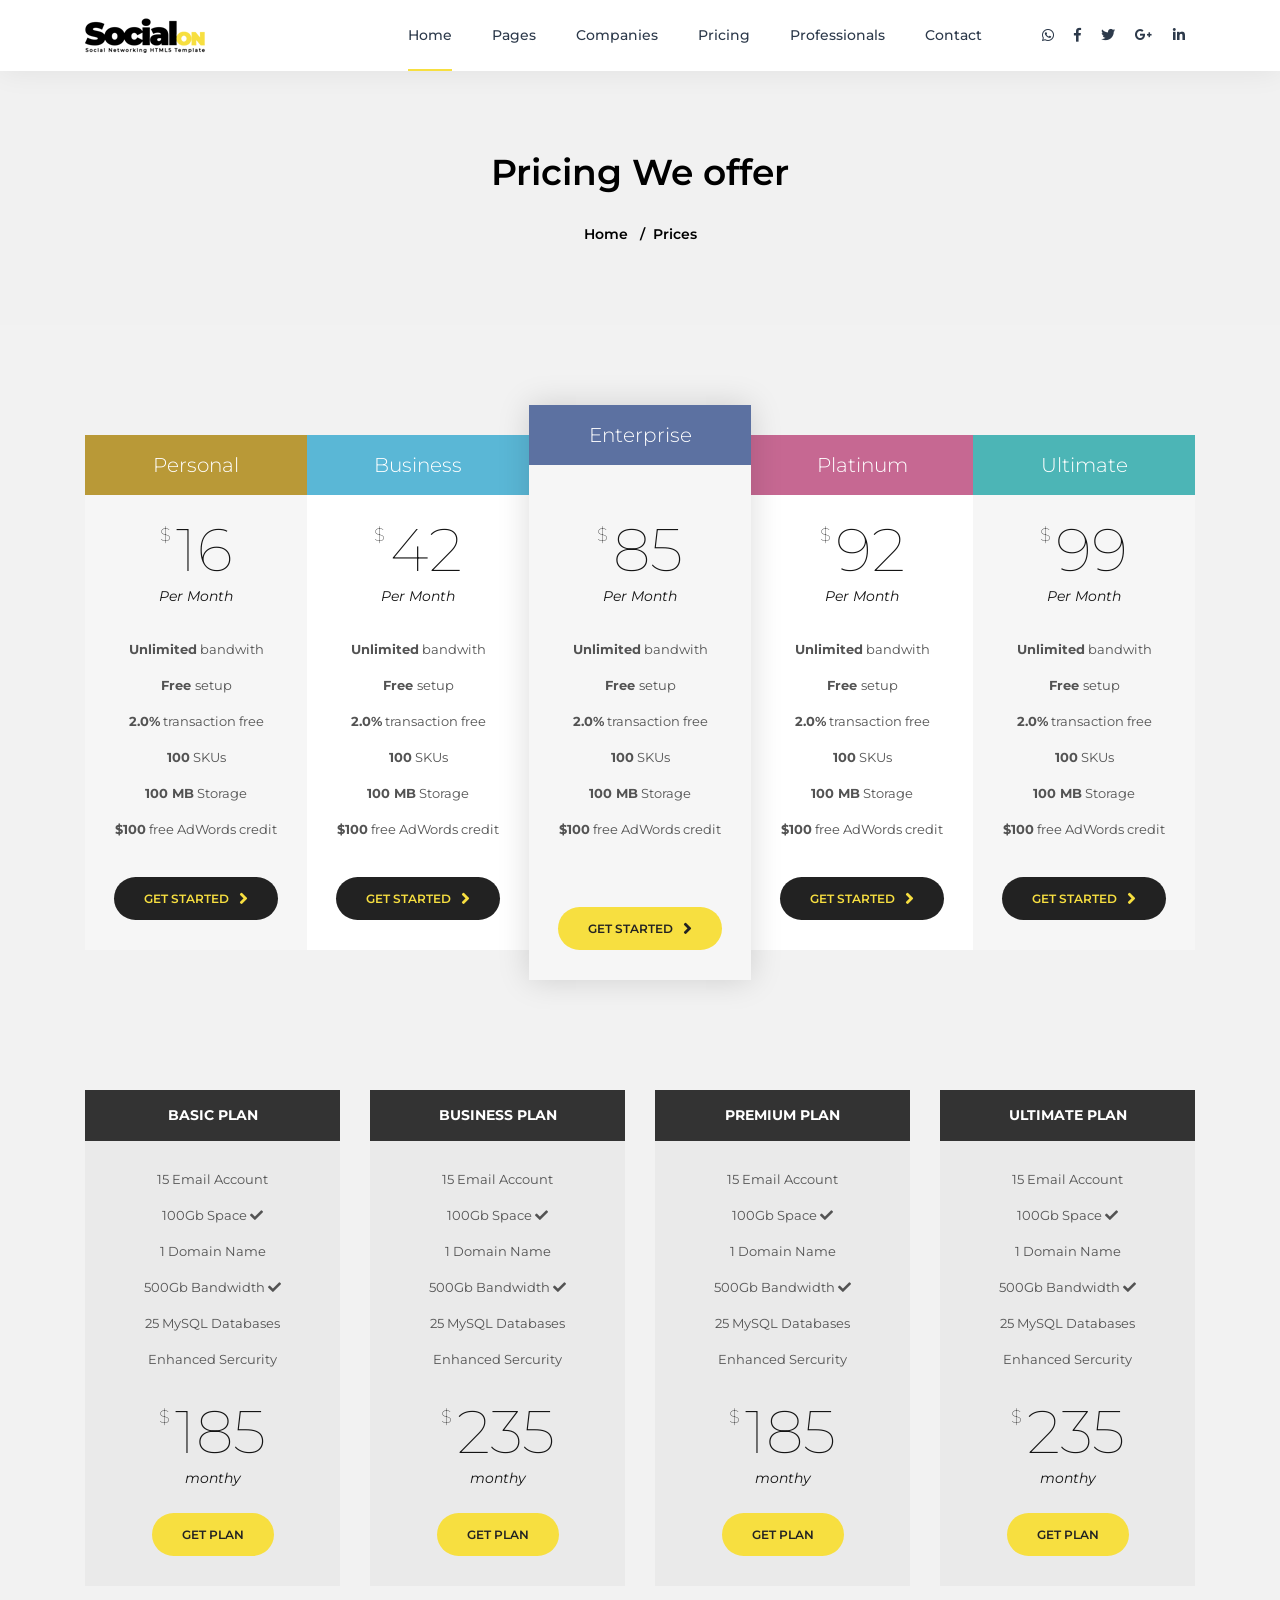
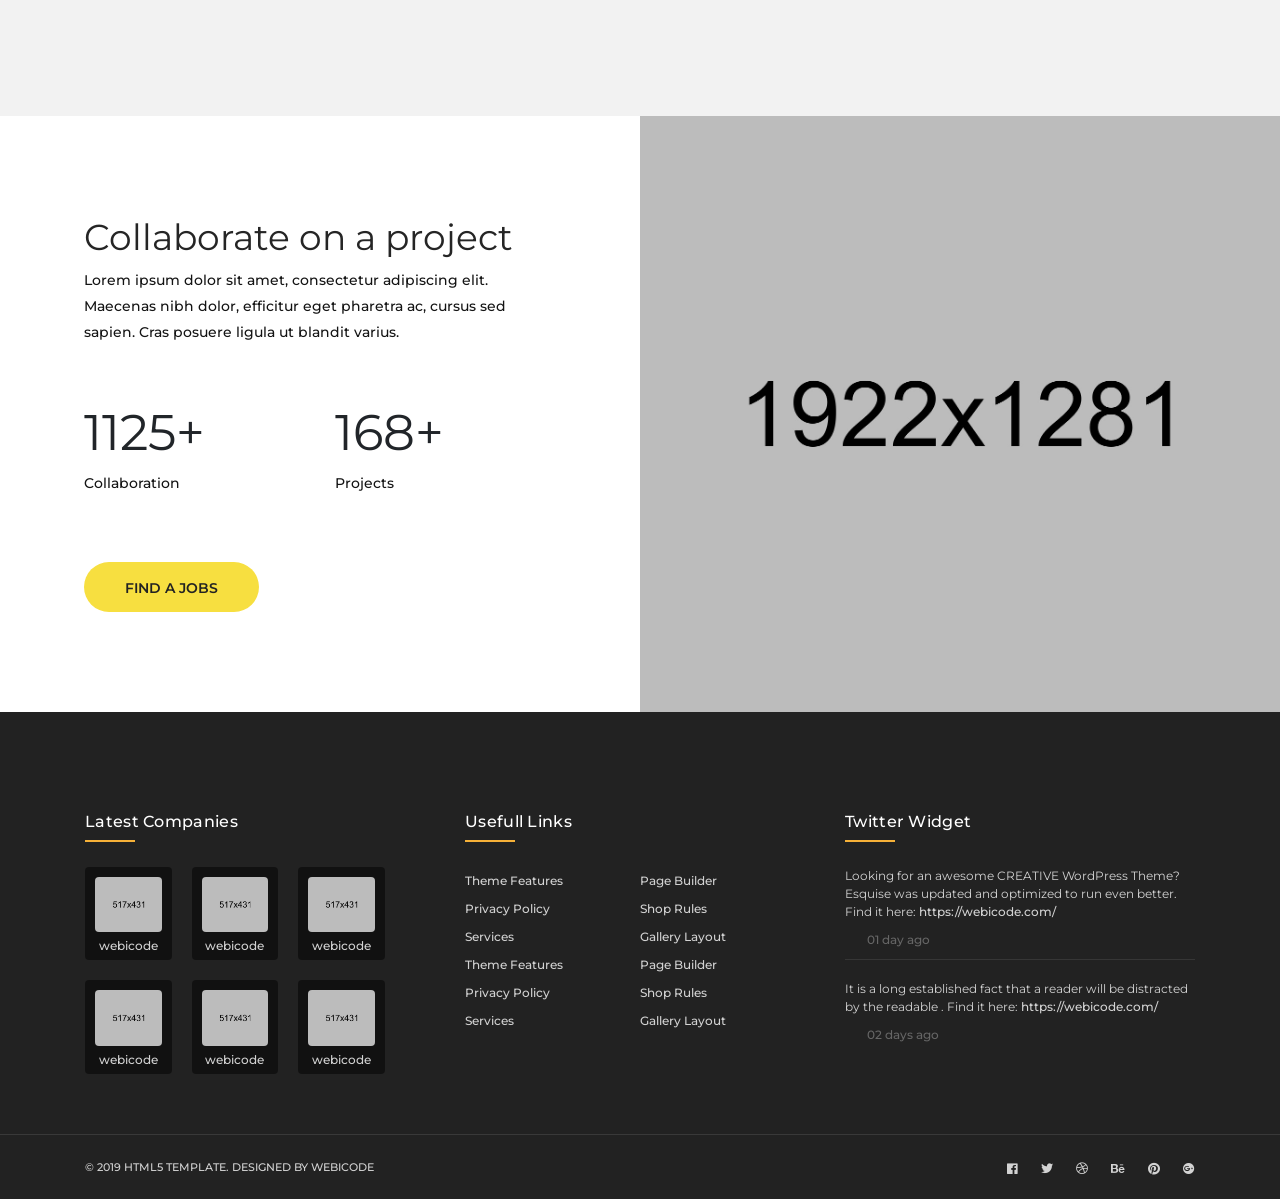
<file: html/pricing.html>
<!DOCTYPE html>
<html lang="en">
<head>
<meta charset="utf-8">
<meta http-equiv="X-UA-Compatible" content="IE=edge">
<meta name="viewport" content="width=device-width, initial-scale=1">
<meta name="description" content="">
<meta name="author" content="M_Adnan">
<title>Social Networking Connecting HTML5 Template</title>

<!-- Bootstrap Core CSS -->
<link href="css/bootstrap.min.css" rel="stylesheet">

<!-- Custom CSS -->
<link href="css/main.css" rel="stylesheet">
<link href="fonts/flaticon.css" rel="stylesheet">
<link href="css/style.css" rel="stylesheet">
<link href="css/responsive.css" rel="stylesheet">

<!-- fontawesome  -->
<link href="css/all.min.css" rel="stylesheet">

    
<!-- JavaScripts -->
<script src="js/modernizr.js"></script>

<!-- Online Fonts -->
<link href="https://fonts.googleapis.com/css?family=Montserrat:300,400,500,600,700,800" rel="stylesheet">

<!-- HTML5 Shim and Respond.js IE8 support of HTML5 elements and media queries -->
<!-- WARNING: Respond.js doesn't work if you view the page via file:// -->
<!--[if lt IE 9]>
    <script src="https://oss.maxcdn.com/libs/html5shiv/3.7.0/html5shiv.js"></script>
    <script src="https://oss.maxcdn.com/libs/respond.js/1.4.2/respond.min.js"></script>
<![endif]-->

</head>
<body>

<!-- Wrap -->
<div id="wrap"> 
  
  <!-- header -->
  <header class="sticky">
    <div class="container"> 
      
      <!-- Logo -->
      <div class="logo"> <a href="index.html"><img class="img-responsive" src="images/logo-dark.png" alt="" ></a> </div>
      <nav class="navbar ownmenu navbar-expand-lg" id="nav-resposive">
        <button class="navbar-toggler collapsed" type="button" data-toggle="collapse" data-target="#navbarNav" aria-controls="navbarNav" aria-expanded="false" aria-label="Toggle navigation"> <span class="navbar-toggler-icon"></span> </button>
        <div class="collapse navbar-collapse" id="navbarNav" data-parent="#nav-resposive">
          <ul class="nav">
            <li class="active"> <a href="index.html">Home</a> </li>
            <li class="dropdown"> <a href="#." class="dropdown-toggle" data-toggle="dropdown">Pages</a>
              <ul class="dropdown-menu">
                <li> <a href="index.html">Home </a> </li>
                <li> <a href="about.html">About </a> </li>
                <li> <a href="pricing.html">Pricing </a> </li>
                <li> <a href="login-register.html">Login / Register </a> </li>
                <li> <a href="companies.html">Companies</a> </li>
                <li> <a href="companies-detail.html">Companies Detail </a> </li>
                <li> <a href="professionals.html">Professional </a> </li>
                <li> <a href="professional-details.html">Professional Details </a> </li>
                <li> <a href="job-board.html">Job Board </a> </li>
                <li> <a href="job-board-details.html">Job Board Details</a> </li>
                <li class="sub-menu"> <a href="#.">2nd Level Menu </a>
                  <ul class="dropdown-menu sec-level">
                    <li> <a href="about.html">About </a> </li>
                    <li> <a href="pricing.html">Pricing </a> </li>
                  </ul>
                </li>
              </ul>
            </li>
            <li> <a href="companies.html">Companies</a> </li>
            <li> <a href="pricing.html">Pricing </a> </li>
            <!-- Two Link Option -->
            <li class="dropdown"> <a href="professionals.html" class="dropdown-toggle" data-toggle="dropdown">Professionals</a>
              <div class="dropdown-menu two-option">
                <div class="row">
                  <ul class="col-sm-6">
                    <li> <a href="index.html">Home </a> </li>
                    <li> <a href="about.html">About </a> </li>
                    <li> <a href="services.html">Services </a> </li>
                    <li> <a href="companies.html">Companies</a> </li>
                    <li> <a href="companies-detail.html">Companies Detail </a> </li>
                    <li> <a href="professionals.html">Professionals </a> </li>
                    <li> <a href="job-board.html">Job Board </a> </li>
                  </ul>
                  <ul class="col-sm-6">
                    <li> <a href="index.html">Home </a> </li>
                    <li> <a href="about.html">About </a> </li>
                    <li> <a href="services.html">Services </a> </li>
                    <li> <a href="companies.html">Companies</a> </li>
                    <li> <a href="companies-detail.html">Companies Detail </a> </li>
                    <li> <a href="professionals.html">Professionals </a> </li>
                    <li> <a href="job-board.html">Job Board </a> </li>
                  </ul>
                </div>
              </div>
            </li>
            <li> <a href="contact.html"> Contact</a> </li>
          </ul>
        </div>
        
        <!-- Nav Right -->
        <div class="nav-right">
          <button class="social-toggler collapsed" type="button" data-toggle="collapse" data-target="#socialNav" aria-controls="socialNav" aria-expanded="false" aria-label="Toggle navigation"> <span class="fa fa-share-alt"></span> </button>
          <div class="collapse navbar-collapse navbar-expand-lg" id="socialNav" data-parent="#nav-resposive">
            <div class="social_icons">
              <ul>
                <li><a href="#."><i class="fab fa-whatsapp"></i></a></li>
                <li><a href="#."><i class="fab fa-facebook-f"></i></a></li>
                <li><a href="#."><i class="fab fa-twitter"></i></a></li>
                <li><a href="#."><i class="fab fa-google-plus-g"></i></a></li>
                <li><a href="#."><i class="fab fa-linkedin-in"></i></a></li>
              </ul>
            </div>
          </div>
        </div>
      </nav>
    </div>
    <div class="clearfix"></div>
  </header>
  
  <!-- Content -->
  <div id="content"> 
    
    <!-- Banner -->
    <section class="sub-bnr">
      <div class="container">
        <h2>Pricing We offer</h2>
        <nav aria-label="breadcrumb">
          <ol class="breadcrumb">
            <li class="breadcrumb-item"><a href="#">Home</a></li>
            <li class="breadcrumb-item active" aria-current="page">Prices</li>
          </ol>
        </nav>
      </div>
    </section>
    
   <!-- Pricing Table -->
    <section class="pricing  padding-bottom-80 padding-top-80">
      <div class="container">
        <div class="row no-margin"> 
          
          <!-- Personal -->
          <div class="table-price margin-bottom-30"> 
            <!-- Personal -->
            <ul class="pricing-table style-1 light-gray-bg list-unstyled">
              <li class="title">Personal</li>
              <li class="price"><span class="currency">$</span>16<span class="period">Per Month</span></li>
              <li class="bullet-item"><strong>Unlimited</strong> bandwith</li>
              <li class="bullet-item"> <strong>Free </strong>setup</li>
              <li class="bullet-item"> <strong>2.0%</strong> transaction free</li>
              <li class="bullet-item"> <strong>100</strong> SKUs</li>
              <li class="bullet-item"> <strong>100 MB</strong> Storage</li>
              <li class="bullet-item"> <strong>$100</strong> free AdWords credit</li>
              <li class="cta-button"><a class="btn btn-inverse"  href="#.">GET STARTED <i class="fa fa-angle-right margin-left-10"></i></a></li>
            </ul>
          </div>
          
          <!-- Business -->
          <div class="table-price margin-bottom-30"> 
            <!-- Business -->
            <ul class="pricing-table style-1">
              <li class="title">Business</li>
              <li class="price"><span class="currency">$</span>42<span class="period">Per Month</span></li>
              <li class="bullet-item"><strong>Unlimited</strong> bandwith</li>
              <li class="bullet-item"> <strong>Free </strong>setup</li>
              <li class="bullet-item"> <strong>2.0%</strong> transaction free</li>
              <li class="bullet-item"> <strong>100</strong> SKUs</li>
              <li class="bullet-item"> <strong>100 MB</strong> Storage</li>
              <li class="bullet-item"> <strong>$100</strong> free AdWords credit</li>
              <li class="cta-button"><a class="btn btn-inverse"  href="#.">GET STARTED <i class="fa fa-angle-right margin-left-10"></i></a></li>
            </ul>
          </div>
          
          <!-- Enterprise -->
          <div class="table-price margin-bottom-30 papupalr"> 
            <!-- Enterprise -->
            <ul class="pricing-table style-1 light-gray-bg">
              <li class="title">Enterprise</li>
              <li class="price"><span class="currency">$</span>85<span class="period">Per Month</span></li>
              <li class="bullet-item"><strong>Unlimited</strong> bandwith</li>
              <li class="bullet-item"> <strong>Free </strong>setup</li>
              <li class="bullet-item"> <strong>2.0%</strong> transaction free</li>
              <li class="bullet-item"> <strong>100</strong> SKUs</li>
              <li class="bullet-item"> <strong>100 MB</strong> Storage</li>
              <li class="bullet-item"> <strong>$100</strong> free AdWords credit</li>
              <li class="cta-button"><a class="btn btn-dark"  href="#.">GET STARTED <i class="fa fa-angle-right margin-left-10"></i></a></li>
            </ul>
          </div>
          
          <!-- Platinum -->
          <div class="table-price margin-bottom-30"> 
            <!-- Platinum -->
            <ul class="pricing-table style-1">
              <li class="title">Platinum</li>
              <li class="price"><span class="currency">$</span>92<span class="period">Per Month</span></li>
              <li class="bullet-item"><strong>Unlimited</strong> bandwith</li>
              <li class="bullet-item"> <strong>Free </strong>setup</li>
              <li class="bullet-item"> <strong>2.0%</strong> transaction free</li>
              <li class="bullet-item"> <strong>100</strong> SKUs</li>
              <li class="bullet-item"> <strong>100 MB</strong> Storage</li>
              <li class="bullet-item"> <strong>$100</strong> free AdWords credit</li>
              <li class="cta-button"><a class="btn btn-inverse"  href="#.">GET STARTED <i class="fa fa-angle-right margin-left-10"></i></a></li>
            </ul>
          </div>
          
          <!-- Ultimate -->
          <div class="table-price margin-bottom-30"> 
            <!-- Ultimate -->
            <ul class="pricing-table style-1 light-gray-bg">
              <li class="title">Ultimate</li>
              <li class="price"><span class="currency">$</span>99<span class="period">Per Month</span></li>
              <li class="bullet-item"><strong>Unlimited</strong> bandwith</li>
              <li class="bullet-item"> <strong>Free </strong>setup</li>
              <li class="bullet-item"> <strong>2.0%</strong> transaction free</li>
              <li class="bullet-item"> <strong>100</strong> SKUs</li>
              <li class="bullet-item"> <strong>100 MB</strong> Storage</li>
              <li class="bullet-item"> <strong>$100</strong> free AdWords credit</li>
              <li class="cta-button"><a class="btn btn-inverse"  href="#.">GET STARTED <i class="fa fa-angle-right margin-left-10"></i></a></li>
            </ul>
          </div>
        </div>
      </div>
    </section>
      
      
      
          <!-- Pricing Table -->
    <section class="pricing style-2 padding-bottom-100">
      <div class="container">
        <div class="row"> 
          <!-- Basic Plan -->
          <div class="col-md-3 margin-bottom-30">
            <ul class="pricing-table">
              <li class="title">Basic Plan</li>
              <li class="bullet-item">15 Email Account</li>
              <li class="bullet-item">100Gb Space <i class="fa fa-check text-color-primary"></i></li>
              <li class="bullet-item">1 Domain Name</li>
              <li class="bullet-item">500Gb Bandwidth <i class="fa fa-check text-color-primary"></i></li>
              <li class="bullet-item">25 MySQL Databases</li>
              <li class="bullet-item">Enhanced Sercurity</li>
              <li class="price"><span class="currency">$</span>185<span class="period">monthy</span></li>
              <li class="cta-button text-center"><a class="btn dark"  href="#.">Get Plan</a></li>
            </ul>
          </div>
          
          <!-- Business Plan -->
          <div class="col-md-3 margin-bottom-30">
            <ul class="pricing-table ">
              <li class="title">Business Plan</li>
              <li class="bullet-item">15 Email Account</li>
              <li class="bullet-item">100Gb Space <i class="fa fa-check text-color-primary"></i></li>
              <li class="bullet-item">1 Domain Name</li>
              <li class="bullet-item">500Gb Bandwidth <i class="fa fa-check text-color-primary"></i></li>
              <li class="bullet-item">25 MySQL Databases</li>
              <li class="bullet-item">Enhanced Sercurity</li>
              <li class="price"><span class="currency">$</span>235<span class="period">monthy</span></li>
              <li class="cta-button text-center"><a class="btn dark"  href="#.">Get Plan</a></li>
            </ul>
          </div>
          
          <!-- Premium Plan -->
          <div class="col-md-3 margin-bottom-30">
            <ul class="pricing-table ">
              <li class="title">Premium Plan</li>
              <li class="bullet-item">15 Email Account</li>
              <li class="bullet-item">100Gb Space <i class="fa fa-check text-color-primary"></i></li>
              <li class="bullet-item">1 Domain Name</li>
              <li class="bullet-item">500Gb Bandwidth <i class="fa fa-check text-color-primary"></i></li>
              <li class="bullet-item">25 MySQL Databases</li>
              <li class="bullet-item">Enhanced Sercurity</li>
              <li class="price"><span class="currency">$</span>185<span class="period">monthy</span></li>
              <li class="cta-button text-center"><a class="btn dark"  href="#.">Get Plan</a></li>
            </ul>
          </div>
          
          <!-- Ultimate Plan -->
          <div class="col-md-3 margin-bottom-30">
            <ul class="pricing-table">
              <li class="title">Ultimate Plan</li>
              <li class="bullet-item">15 Email Account</li>
              <li class="bullet-item">100Gb Space <i class="fa fa-check text-color-primary"></i></li>
              <li class="bullet-item">1 Domain Name</li>
              <li class="bullet-item">500Gb Bandwidth <i class="fa fa-check text-color-primary"></i></li>
              <li class="bullet-item">25 MySQL Databases</li>
              <li class="bullet-item">Enhanced Sercurity</li>
              <li class="price"><span class="currency">$</span>235<span class="period">monthy</span></li>
              <li class="cta-button text-center"><a class="btn dark"  href="#.">Get Plan</a></li>
            </ul>
          </div>
        </div>
      </div>
    </section>


    
    <!-- ABOUT -->
    <section class="bg-white"> 
      <!-- Right Background -->
      <div class="main-page-section half_left_layout">
        <div class="main-half-layout half_right_layout"> </div>
        
        <!-- Left Content -->
        <div class="main-half-layout-container half_right_layout">
          <div class="about-us-con">
            <h3>Collaborate on a project</h3>
            <p>Lorem ipsum dolor sit amet, consectetur adipiscing elit. Maecenas nibh dolor, efficitur eget pharetra ac, cursus sed sapien. Cras posuere ligula ut blandit varius. </p>
            <ul class="count-info row">
              <li class="col"> <span class="counter">5000</span><span>+</span>
                <p>Collaboration</p>
              </li>
              <li class="col"> <span class="counter">750</span><span>+</span>
                <p>Projects</p>
              </li>
            </ul>
            <a href="#." class="btn">Find a Jobs</a> </div>
        </div>
      </div>
      <div class="clearfix"></div>
    </section>
  </div>
  
  <!-- Footer -->
  <footer id="footer">
    <div class="footer-wrapper"> 
      
      <!-- Footer Top -->
      <div class="footer-top">
        <div class="footer-top-wrapper">
          <div class="container">
            <div class="row"> 
              <!-- About Block -->
              <div class="col-md-4">
                <div class="block block-companies">
                  <h3 class="block-title">Latest Companies</h3>
                  <div class="block-content">
                    <ul>
                      <li> <a href="#."> <img src="images/company-img-1.jpg" alt="" class="img-responsive"> Webicode</a></li>
                      <li> <a href="#."> <img src="images/company-img-2.jpg" alt="" class="img-responsive"> Webicode</a></li>
                      <li> <a href="#."> <img src="images/company-img-3.jpg" alt="" class="img-responsive"> Webicode</a></li>
                      <li> <a href="#."> <img src="images/company-img-4.jpg" alt="" class="img-responsive"> Webicode</a></li>
                      <li> <a href="#."> <img src="images/company-img-5.jpg" alt="" class="img-responsive"> Webicode</a></li>
                      <li> <a href="#."> <img src="images/company-img-6.jpg" alt="" class="img-responsive"> Webicode</a></li>
                    </ul>
                  </div>
                </div>
              </div>
              
              <!-- Footer Links Block -->
              <div class="col-md-4">
                <div class="block block-links">
                  <h3 class="block-title"><span>Usefull Links</span></h3>
                  <div class="block-content">
                    <ul>
                      <li><a href="#.">Theme Features</a></li>
                      <li><a href="#.">Page Builder</a></li>
                      <li><a href="#.">Privacy Policy</a></li>
                      <li><a href="#.">Shop Rules</a></li>
                      <li><a href="#.">Services</a></li>
                      <li><a href="#.">Gallery Layout</a></li>
                      <li><a href="#.">Theme Features</a></li>
                      <li><a href="#.">Page Builder</a></li>
                      <li><a href="#.">Privacy Policy</a></li>
                      <li><a href="#.">Shop Rules</a></li>
                      <li><a href="#.">Services</a></li>
                      <li><a href="#.">Gallery Layout</a></li>
                    </ul>
                  </div>
                </div>
              </div>
              
              <!-- Twitter Widget Block -->
              <div class="col-md-4">
                <div class="block block-twitter-widget">
                  <h3 class="block-title"><span>Twitter Widget</span></h3>
                  <div class="block-content">
                    <div class="twitter-item">
                      <div class="twitter-content"> Looking for an awesome CREATIVE WordPress Theme? Esquise was updated and optimized to run even better. Find it here: <a href="https://webicode.com/" target="_blank">https://webicode.com/</a> </div>
                      <div class="twitter-context"> <i class="fa fa-twitter"></i><span class="twitter-date">01 day ago</span> </div>
                    </div>
                    <div class="twitter-item">
                      <div class="twitter-content"> It is a long established fact that a reader will be distracted by the readable . Find it here: <a href="https://webicode.com/" target="_blank">https://webicode.com/</a> </div>
                      <div class="twitter-context"> <i class="fa fa-twitter"></i><span class="twitter-date">02 days ago</span> </div>
                    </div>
                  </div>
                </div>
              </div>
            </div>
          </div>
        </div>
      </div>
      
      <!-- Footer Bottom -->
      <div class="footer-bottom">
        <div class="footer-bottom-wrapper">
          <div class="container">
            <div class="row">
              <div class="col-md-6 copyright">
                <p>&copy; 2019 HTML5 Template. DESIGNED BY <a href="https://webicode.com/"> WEBICODE</a></p>
              </div>
              <div class="col-md-6 social-links">
                <ul class="right">
                  <li><a href="#."><i class="fab fa-facebook"></i></a></li>
                  <li><a href="#."><i class="fab fa-twitter"></i></a></li>
                  <li><a href="#."><i class="fab fa-dribbble"></i></a></li>
                  <li><a href="#."><i class="fab fa-behance"></i></a></li>
                  <li><a href="#."><i class="fab fa-pinterest"></i></a></li>
                  <li><a href="#."><i class="fab fa-google-plus"></i></a></li>
                </ul>
              </div>
            </div>
          </div>
        </div>
      </div>
      <!-- End Footer Bottom --> 
    </div>
  </footer>
  <!-- End Footer --> 
  
</div>
<script src="js/jquery-1.11.3.min.js"></script> 
<script src="js/bootstrap.min.js"></script> 
<script src="js/own-menu.js"></script> 
<script src="js/jquery.counterup.min.js"></script> 
<script src="js/owl.carousel.min.js"></script> 
<script src="js/main.js"></script>
</body>
</html>
</file>
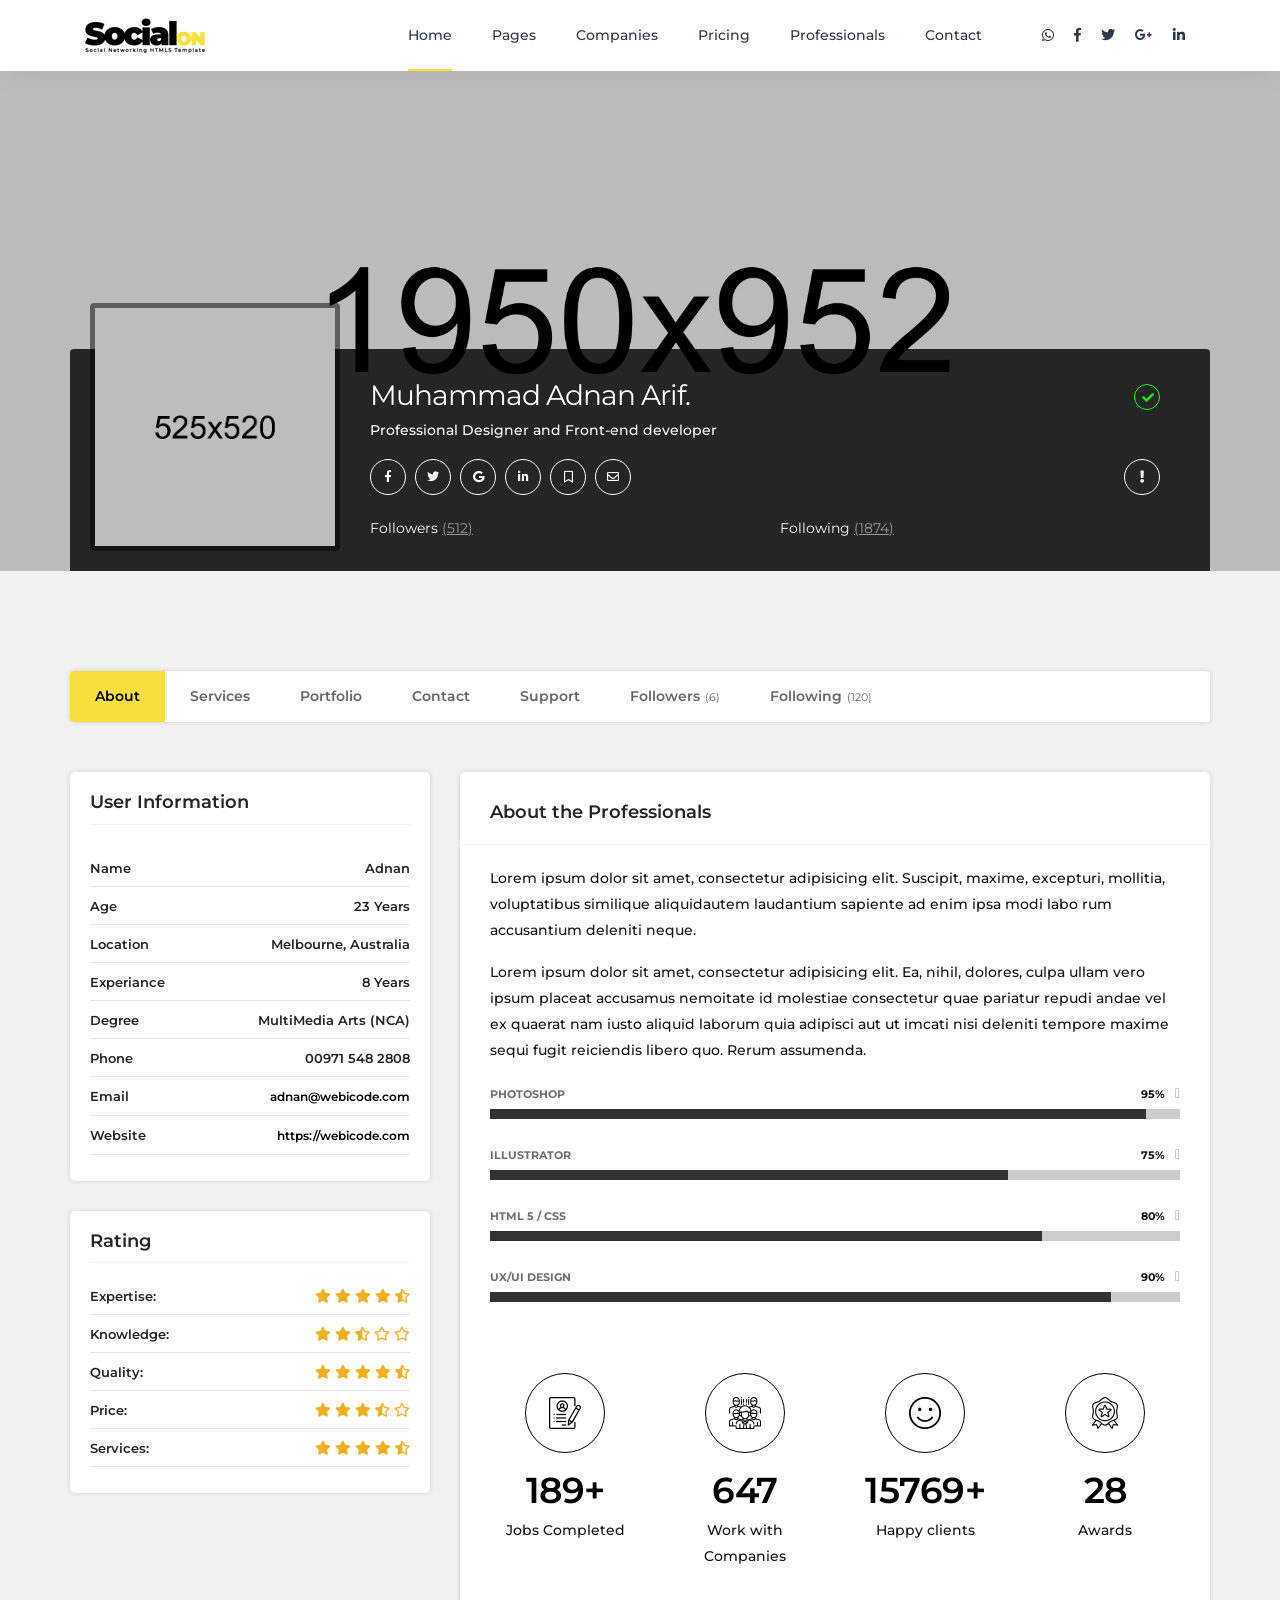
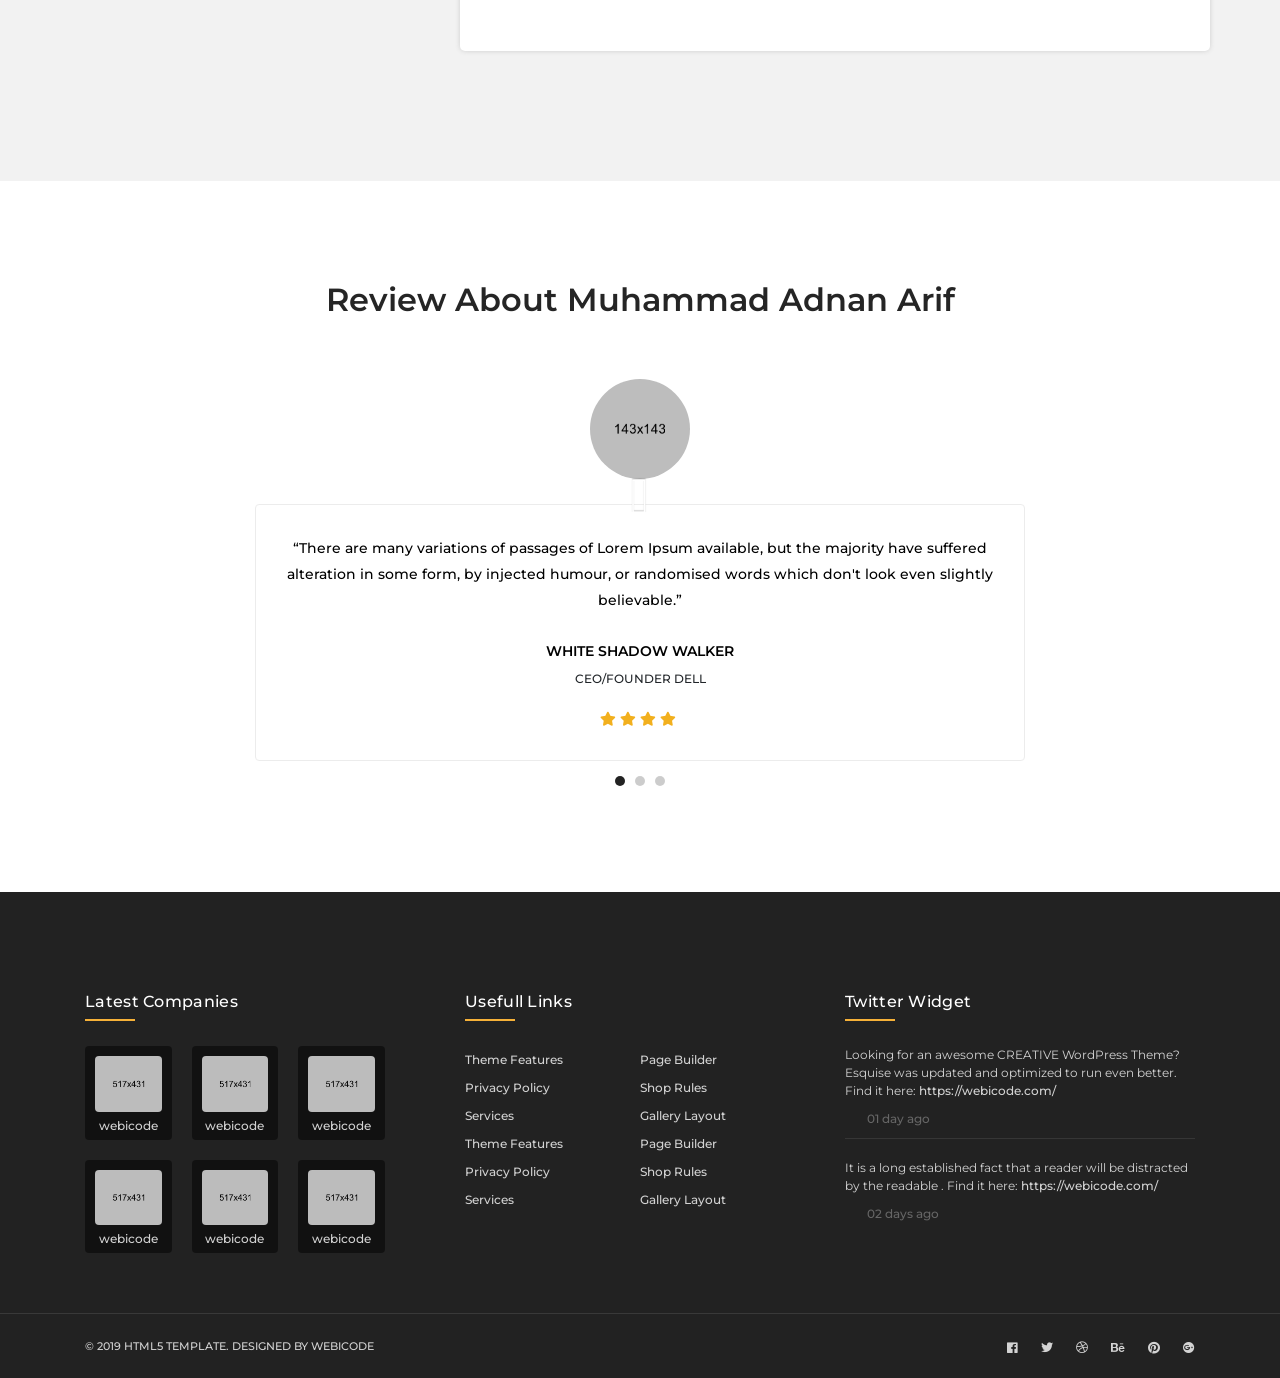
<file: html/professional-details.html>
<!DOCTYPE html>
<html lang="en">
<head>
<meta charset="utf-8">
<meta http-equiv="X-UA-Compatible" content="IE=edge">
<meta name="viewport" content="width=device-width, initial-scale=1">
<meta name="description" content="">
<meta name="author" content="M_Adnan">
<title>Social Networking Connecting HTML5 Template</title>

<!-- Bootstrap Core CSS -->
<link href="css/bootstrap.min.css" rel="stylesheet">

<!-- Custom CSS -->
<link href="css/main.css" rel="stylesheet">
<link href="fonts/flaticon.css" rel="stylesheet">
<link href="css/style.css" rel="stylesheet">
<link href="css/responsive.css" rel="stylesheet">

<!-- fontawesome  -->
<link href="css/all.min.css" rel="stylesheet">

<!-- JavaScripts -->
<script src="js/modernizr.js"></script>

<!-- Online Fonts -->
<link href="https://fonts.googleapis.com/css?family=Montserrat:300,400,500,600,700,800" rel="stylesheet">

<!-- HTML5 Shim and Respond.js IE8 support of HTML5 elements and media queries -->
<!-- WARNING: Respond.js doesn't work if you view the page via file:// -->
<!--[if lt IE 9]>
    <script src="https://oss.maxcdn.com/libs/html5shiv/3.7.0/html5shiv.js"></script>
    <script src="https://oss.maxcdn.com/libs/respond.js/1.4.2/respond.min.js"></script>
<![endif]-->

</head>
<body>

<!-- Wrap -->
<div id="wrap"> 
  
  <!-- header -->
  <header class="sticky">
    <div class="container"> 
      
      <!-- Logo -->
      <div class="logo"> <a href="index.html"><img class="img-responsive" src="images/logo-dark.png" alt="" ></a> </div>
      <nav class="navbar ownmenu navbar-expand-lg" id="nav-resposive">
        <button class="navbar-toggler collapsed" type="button" data-toggle="collapse" data-target="#navbarNav" aria-controls="navbarNav" aria-expanded="false" aria-label="Toggle navigation"> <span class="navbar-toggler-icon"></span> </button>
        <div class="collapse navbar-collapse" id="navbarNav" data-parent="#nav-resposive">
          <ul class="nav">
            <li class="active"> <a href="index.html">Home</a> </li>
            <li class="dropdown"> <a href="#." class="dropdown-toggle" data-toggle="dropdown">Pages</a>
              <ul class="dropdown-menu">
                <li> <a href="index.html">Home </a> </li>
                <li> <a href="about.html">About </a> </li>
                <li> <a href="pricing.html">Pricing </a> </li>
                <li> <a href="login-register.html">Login / Register </a> </li>
                <li> <a href="companies.html">Companies</a> </li>
                <li> <a href="companies-detail.html">Companies Detail </a> </li>
                <li> <a href="professionals.html">Professional </a> </li>
                <li> <a href="professional-details.html">Professional Details </a> </li>
                <li> <a href="job-board.html">Job Board </a> </li>
                <li> <a href="job-board-details.html">Job Board Details</a> </li>
                <li class="sub-menu"> <a href="#.">2nd Level Menu </a>
                  <ul class="dropdown-menu sec-level">
                    <li> <a href="about.html">About </a> </li>
                    <li> <a href="pricing.html">Pricing </a> </li>
                  </ul>
                </li>
              </ul>
            </li>
            <li> <a href="companies.html">Companies</a> </li>
            <li> <a href="pricing.html">Pricing </a> </li>
            <!-- Two Link Option -->
            <li class="dropdown"> <a href="professionals.html" class="dropdown-toggle" data-toggle="dropdown">Professionals</a>
              <div class="dropdown-menu two-option">
                <div class="row">
                  <ul class="col-sm-6">
                    <li> <a href="index.html">Home </a> </li>
                    <li> <a href="about.html">About </a> </li>
                    <li> <a href="services.html">Services </a> </li>
                    <li> <a href="companies.html">Companies</a> </li>
                    <li> <a href="companies-detail.html">Companies Detail </a> </li>
                    <li> <a href="professionals.html">Professionals </a> </li>
                    <li> <a href="job-board.html">Job Board </a> </li>
                  </ul>
                  <ul class="col-sm-6">
                    <li> <a href="index.html">Home </a> </li>
                    <li> <a href="about.html">About </a> </li>
                    <li> <a href="services.html">Services </a> </li>
                    <li> <a href="companies.html">Companies</a> </li>
                    <li> <a href="companies-detail.html">Companies Detail </a> </li>
                    <li> <a href="professionals.html">Professionals </a> </li>
                    <li> <a href="job-board.html">Job Board </a> </li>
                  </ul>
                </div>
              </div>
            </li>
            <li> <a href="contact.html"> Contact</a> </li>
          </ul>
        </div>
        
        <!-- Nav Right -->
        <div class="nav-right">
          <button class="social-toggler collapsed" type="button" data-toggle="collapse" data-target="#socialNav" aria-controls="socialNav" aria-expanded="false" aria-label="Toggle navigation"> <span class="fa fa-share-alt"></span> </button>
          <div class="collapse navbar-collapse navbar-expand-lg" id="socialNav" data-parent="#nav-resposive">
            <div class="social_icons">
              <ul>
                <li><a href="#."><i class="fab fa-whatsapp"></i></a></li>
                <li><a href="#."><i class="fab fa-facebook-f"></i></a></li>
                <li><a href="#."><i class="fab fa-twitter"></i></a></li>
                <li><a href="#."><i class="fab fa-google-plus-g"></i></a></li>
                <li><a href="#."><i class="fab fa-linkedin-in"></i></a></li>
              </ul>
            </div>
          </div>
        </div>
      </nav>
    </div>
    <div class="clearfix"></div>
  </header>
  
  <!-- Content -->
  <div id="content"> 
    
    <!-- Papular Companies -->
    <section class="padding-bottom-100">
      <div class="compny-profile user-profile"> 
        <!-- SUB Banner -->
        <div class="profile-bnr">
          <div class="container"> 
            
            <!-- User Iinfo -->
            <div class="user-info">
              <div class="">
                <div class="user-in">
                  <div class="pro-avatar"> <img src="images/team-2.png" alt="" class="img-responsive" > </div>
                  <h1>Muhammad Adnan Arif. <a class="veri" href="#." data-toggle="tooltip" data-placement="top" title="Verified Member"> <i class="fa fa-check"></i> </a> </h1>
                  <h6>Professional Designer and Front-end developer</h6>
                  <div class="social-links"> <a href="#."><i class="fab fa-facebook-f"></i></a> <a href="#."><i class="fab fa-twitter"></i></a> <a href="#."><i class="fab fa-google"></i></a> <a href="#."><i class="fab fa-linkedin-in"></i></a> <a href="#."><i class="far fa-bookmark"></i> </a> <a href="#."><i class="far fa-envelope"></i> </a> <a href="#." class="float-right margin-right-0" data-toggle="tooltip" data-placement="top" title="Reports"><i class="fa fa-exclamation"></i> </a> </div>
                  
                  <!-- Followers -->
                  <div class="followr">
                    <ul class="row">
                      <li class="col-sm-6">
                        <p>Followers <span>(512)</span></p>
                      </li>
                      <li class="col-sm-6">
                        <p>Following <span>(1874)</span></p>
                      </li>
                    </ul>
                  </div>
                </div>
              </div>
            </div>
          </div>
          
          <!-- Modal POPUP -->
          <div class="modal fade" id="myModal" tabindex="-1" role="dialog">
            <div class="modal-dialog" role="document">
              <div class="modal-content">
                <h6><a class="close" href="#." data-dismiss="modal" aria-label="Close"><span aria-hidden="true">&times;</span></a> Send Message</h6>
                <!-- Forms -->
                <form action="#">
                  <ul class="row">
                    <li class="col-md-6">
                      <input type="text" placeholder="First Name" class="form-control">
                    </li>
                    <li class="col-md-6">
                      <input type="text" placeholder="Last Name" class="form-control">
                    </li>
                    <li class="col-md-6">
                      <input type="text" placeholder="Country" class="form-control">
                    </li>
                    <li class="col-md-6">
                      <input type="text" placeholder="Email" class="form-control">
                    </li>
                    <li class="col-md-12">
                      <textarea placeholder="Your Message" class="form-control"></textarea>
                    </li>
                    <li class="col-md-12 text-center">
                      <button class="btn">Send message</button>
                    </li>
                  </ul>
                </form>
              </div>
            </div>
          </div>
        </div>
        
        <!-- Profile Company Content -->
        <div class="profile-company-content main-user">
          <div class="container"> 
            
            <!-- Nav Tabs -->
            <ul class="nav nav-tabs" id="myTab" role="tablist">
              <li><a class="nav-link active" data-toggle="tab" href="#about" role="tab" aria-selected="true">About</a> </li>
              <li><a class="nav-link" data-toggle="tab" href="#services" role="tab" aria-selected="true">Services</a> </li>
              <li><a class="nav-link" data-toggle="tab" href="#portfolio" role="tab" aria-selected="true">Portfolio</a> </li>
              <li><a class="nav-link" data-toggle="tab" href="#contact" role="tab" aria-selected="true">Contact</a> </li>
              <li><a class="nav-link" data-toggle="tab" href="#support" role="tab" aria-selected="true">Support</a> </li>
              <li><a class="nav-link" data-toggle="tab" href="#folow" role="tab" aria-selected="true">Followers<small>(6)</small></a> </li>
              <li><a class="nav-link" data-toggle="tab" href="#folowng" role="tab" aria-selected="true">Following<small>(120)</small></a> </li>
            </ul>
            <div class="row"> 
              <!-- SIDE BAR -->
              <div class="col-lg-4"> 
                
                <!-- Company Information -->
                <div class="sidebar"> 
                  
                  <!-- Heading for mobile Collapse -->
                  <h5 class="main-title margin-bottom-30">User Information</h5>
                  <div class="navbar-expand-lg"> 
                    <!-- Heading for mobile Collapse --> 
                    <a class="collapsed main-title fr-mob" data-toggle="collapse" data-target="#cmpny-info" aria-expanded="false"> User Information </a>
                    <div class="collapse navbar-collapse" id="cmpny-info">
                      <div class="side-bar-indide"> 
                        
                        <!-- Company Information -->
                        <div class="sidebar-information">
                          <ul class="single-category">
                            <li>
                              <h6 class="title">Name</h6>
                              <span class="subtitle">Adnan</span> </li>
                            <li>
                              <h6 class="title">Age</h6>
                              <span class="subtitle">23 Years</span> </li>
                            <li>
                              <h6 class="title">Location</h6>
                              <span class="subtitle">Melbourne, Australia</span> </li>
                            <li>
                              <h6 class="title">Experiance</h6>
                              <span class="subtitle">8 Years</span> </li>
                            <li>
                              <h6 class="title">Degree</h6>
                              <span class="subtitle">MultiMedia Arts (NCA)</span> </li>
                            <li>
                              <h6 class="title">Phone</h6>
                              <span class="subtitle">00971 548 2808</span> </li>
                            <li>
                              <h6 class="title">Email</h6>
                              <div class="subtitle"><a href="#.">adnan@webicode.com</a> </div>
                            </li>
                            <li>
                              <h6 class="title">Website</h6>
                              <div class="subtitle"> <a href="https://webicode.com" target="_blank">https://webicode.com</a> </div>
                            </li>
                          </ul>
                        </div>
                      </div>
                    </div>
                  </div>
                </div>
                
                <!-- Company Rating -->
                <div class="sidebar">
                  <h5 class="main-title margin-bottom-20">Rating</h5>
                  <div class="navbar-expand-lg"> 
                    <!-- Heading for mobile Collapse --> 
                    <a class="collapsed main-title fr-mob" data-toggle="collapse" data-target="#cmpny-rtng" aria-expanded="false"> Rating </a>
                    <div class="collapse navbar-collapse" id="cmpny-rtng">
                      <div class="side-bar-indide">
                        <div class="sidebar-information">
                          <ul class="single-category com-rate">
                            <li>
                              <h6 class="title">Expertise:</h6>
                              <span class="subtitle"><i class="fa fa-star"></i> <i class="fa fa-star"></i> <i class="fa fa-star"></i> <i class="fa fa-star"></i> <i class="fas fa-star-half-alt"></i> </span> </li>
                            <li>
                              <h6 class="title">Knowledge:</h6>
                              <span class="subtitle"><i class="fas fa-star"></i> <i class="fas fa-star"></i> <i class="fas fa-star-half-alt"></i> <i class="far fa-star"></i> <i class="far fa-star"></i> </span> </li>
                            <li>
                              <h6 class="title">Quality:</h6>
                              <span class="subtitle"><i class="fas fa-star"></i> <i class="fa fa-star"></i> <i class="fa fa-star"></i> <i class="fa fa-star"></i> <i class="fas fa-star-half-alt"></i> </span> </li>
                            <li>
                              <h6 class="title">Price:</h6>
                              <span class="subtitle"><i class="fas fa-star"></i> <i class="fas fa-star"></i> <i class="fas fa-star"></i> <i class="fas fa-star-half-alt"></i> <i class="far fa-star"></i> </span> </li>
                            <li>
                              <h6 class="title">Services:</h6>
                              <span class="subtitle"><i class="fas fa-star"></i> <i class="fas fa-star"></i> <i class="fas fa-star"></i> <i class="fas fa-star"></i> <i class="fas fa-star-half-alt"></i> </span> </li>
                          </ul>
                        </div>
                      </div>
                    </div>
                  </div>
                </div>
              </div>
              
              <!-- Tab Content -->
              <div class="col-lg-8">
                <div class="tab-content"> 
                  
                  <!-- About Company -->
                  <div id="about" class="tab-pane fade show active">
                    <div class="profile-main">
                      <h3>About the Professionals</h3>
                      <div class="profile-in">
                        <p>Lorem ipsum dolor sit amet, consectetur adipisicing elit. Suscipit, maxime, excepturi, mollitia, voluptatibus 
                          similique aliquidautem laudantium sapiente ad enim ipsa modi labo rum accusantium deleniti neque. </p>
                        <p> Lorem ipsum dolor sit amet, consectetur adipisicing elit. Ea, nihil, dolores, culpa ullam vero ipsum placeat 
                          accusamus nemoitate id molestiae consectetur quae pariatur repudi andae vel ex quaerat nam iusto aliquid 
                          laborum quia adipisci aut ut imcati nisi deleniti tempore maxime sequi fugit reiciendis libero quo. Rerum
                          assumenda.</p>
                        
                        <!-- Progress Skills -->
                        <div class="skills"> 
                          
                          <!-- SKILLS BAR Style -->
                          <div class="progress-bars style-2"> 
                            
                            <!-- Photoshop -->
                            <div class="bar">
                              <p>Photoshop </p>
                              <span class="progress-bar-tooltip caret-down">95%</span>
                              <div class="progress" data-percent="95%">
                                <div class="progress-bar"> </div>
                              </div>
                            </div>
                            
                            <!-- ILLUSTRATOR -->
                            <div class="bar">
                              <p>ILLUSTRATOR</p>
                              <span class="progress-bar-tooltip caret-down">75%</span>
                              <div class="progress" data-percent="75%">
                                <div class="progress-bar progress-bar-primary"> </div>
                              </div>
                            </div>
                            
                            <!-- DESIGN -->
                            <div class="bar">
                              <p>html 5 / css</p>
                              <span class="progress-bar-tooltip caret-down">80%</span>
                              <div class="progress" data-percent="80%">
                                <div class="progress-bar progress-bar-primary"> </div>
                              </div>
                            </div>
                            
                            <!-- DESIGN -->
                            <div class="bar">
                              <p>UX/UI DeSIGN</p>
                              <span class="progress-bar-tooltip caret-down">90%</span>
                              <div class="progress" data-percent="90%">
                                <div class="progress-bar progress-bar-primary"> </div>
                              </div>
                            </div>
                          </div>
                        </div>
                        
                        <!-- Some Facts -->
                        <div class="dev-activ text-center padding-bottom-20 margin-top-50">
                          <ul class="row">
                            <li class="col">
                              <div class="icon"> <i class="flaticon-resume"></i> </div>
                              <span><span class="counter">542</span>+</span>
                              <p>Jobs Completed</p>
                            </li>
                            <li class="col">
                              <div class="icon"> <i class="flaticon-group"></i></div>
                              <span><span class="counter">1850</span></span>
                              <p>Work with Companies</p>
                            </li>
                            <li class="col">
                              <div class="icon"><i class="flaticon-happiness"></i></div>
                              <span><span class="counter">45057</span>+</span>
                              <p>Happy clients</p>
                            </li>
                            <li class="col">
                              <div class="icon"><i class="flaticon-award"></i></div>
                              <span class="counter">80</span>
                              <p>Awards</p>
                            </li>
                          </ul>
                        </div>
                      </div>
                    </div>
                  </div>
                  <div id="services" class="tab-pane fade">
                    <div class="profile-main">
                      <h3>Services</h3>
                      <div class="profile-in">
                        <div class="row"> 
                          
                          <!-- Icon -->
                          <div class="col-md-6">
                            <div class="icon-box ib-style-5 ib-center ib-text-alt ib-bordered ib-bordered-white ib-bordered-thin ib-medium ib-circle">
                              <div class="ib-icon"> <i class="far fa-gem"></i> </div>
                              <div class="ib-info">
                                <h4 class="h6">Web Design</h4>
                                <p>Lorem ipsum dolor sit amet, consectetuer adipiscing elit, </p>
                                <a href="#">Contact Now </a> </div>
                            </div>
                          </div>
                          
                          <!-- Icon -->
                          <div class="col-md-6">
                            <div class="icon-box ib-style-5 ib-center ib-text-alt ib-bordered ib-bordered-white ib-bordered-thin ib-medium ib-circle">
                              <div class="ib-icon"> <i class="fas fa-anchor"></i> </div>
                              <div class="ib-info">
                                <h4 class="h6">Motion Graphic</h4>
                                <p>Lorem ipsum dolor sit amet, consectetuer adipiscing elit, </p>
                                <a href="#">Contact Now </a> </div>
                            </div>
                          </div>
                          
                          <!-- Icon -->
                          <div class="col-md-6">
                            <div class="icon-box ib-style-5 ib-center ib-text-alt ib-bordered ib-bordered-white ib-bordered-thin ib-medium ib-circle">
                              <div class="ib-icon"> <i class="fab fa-viacoin"></i> </div>
                              <div class="ib-info">
                                <h4 class="h6">Branding Design</h4>
                                <p>Lorem ipsum dolor sit amet, consectetuer adipiscing elit, </p>
                                <a href="#">Contact Now </a> </div>
                            </div>
                          </div>
                          
                          <!-- Icon -->
                          <div class="col-md-6">
                            <div class="icon-box ib-style-5 ib-center ib-text-alt ib-bordered ib-bordered-white ib-bordered-thin ib-medium ib-circle">
                              <div class="ib-icon"> <i class="fa fa-trophy"></i> </div>
                              <div class="ib-info">
                                <h4 class="h6">Google Sell</h4>
                                <p>Lorem ipsum dolor sit amet, consectetuer adipiscing elit, </p>
                                <a href="#">Contact Now </a> </div>
                            </div>
                          </div>
                          
                          <!-- Icon -->
                          <div class="col-md-6">
                            <div class="icon-box ib-style-5 ib-center ib-text-alt ib-bordered ib-bordered-white ib-bordered-thin ib-medium ib-circle">
                              <div class="ib-icon"> <i class="fa fa-anchor"></i> </div>
                              <div class="ib-info">
                                <h4 class="h6">Motion Graphic</h4>
                                <p>Lorem ipsum dolor sit amet, consectetuer adipiscing elit, </p>
                                <a href="#">Contact Now </a> </div>
                            </div>
                          </div>
                          
                          <!-- Icon -->
                          <div class="col-md-6">
                            <div class="icon-box ib-style-5 ib-center ib-text-alt ib-bordered ib-bordered-white ib-bordered-thin ib-medium ib-circle">
                              <div class="ib-icon"> <i class="far fa-gem"></i> </div>
                              <div class="ib-info">
                                <h4 class="h6">Branding Design</h4>
                                <p>Lorem ipsum dolor sit amet, consectetuer adipiscing elit, </p>
                                <a href="#">Contact Now </a> </div>
                            </div>
                          </div>
                        </div>
                      </div>
                    </div>
                  </div>
                  
                  <!-- PORTFOLIO -->
                  <div id="portfolio" class="tab-pane fade">
                    <div class="profile-main">
                      <h3>Portfolio</h3>
                      <div class="profile-in portfolio"> 
                        
                        <!-- PORTFOLIO ITEMS -->
                        <div class="items item-space row animate fadeInUp" data-wow-delay="0.4s"> 
                          
                          <!-- ITEM -->
                          <article class="portfolio-item pf-web-design">
                            <div class="portfolio-image"> <a href="#."> <img class="img-responsive" alt="Open Imagination" src="images/img-1.jpg"> </a>
                              <div class="portfolio-overlay style-4">
                                <div class="detail-info">
                                  <div class="position-center-center">
                                    <h3 class="no-margin">Assembly Branding</h3>
                                    <hr class="balck">
                                    <span><a href="#.">Fashion / trending</a></span> <a href="#." class="go"><i class="fa fa-search"></i></a> <a href="#." class="go"><i class="fa fa-link"></i></a> </div>
                                </div>
                              </div>
                            </div>
                          </article>
                          
                          <!-- ITEM -->
                          <article class="portfolio-item pf-photography pf-branding-design">
                            <div class="portfolio-image"> <a href="#."> <img class="img-responsive" alt="Open Imagination" src="images/img-2.jpg"> </a>
                              <div class="portfolio-overlay style-4">
                                <div class="detail-info">
                                  <div class="position-center-center">
                                    <h3 class="no-margin">Assembly Branding</h3>
                                    <hr class="balck">
                                    <span><a href="#.">Fashion / trending</a></span> <a href="#." class="go"><i class="fa fa-search"></i></a> <a href="#." class="go"><i class="fa fa-link"></i></a> </div>
                                </div>
                              </div>
                            </div>
                          </article>
                          
                          <!-- ITEM -->
                          <article class="portfolio-item pf-web-design pf-branding-design">
                            <div class="portfolio-image"> <a href="#."> <img class="img-responsive" alt="Open Imagination" src="images/img-3.jpg"> </a>
                              <div class="portfolio-overlay style-4">
                                <div class="detail-info">
                                  <div class="position-center-center">
                                    <h3 class="no-margin">Assembly Branding</h3>
                                    <hr class="balck">
                                    <span><a href="#.">Fashion / trending</a></span> <a href="#." class="go"><i class="fa fa-search"></i></a> <a href="#." class="go"><i class="fa fa-link"></i></a> </div>
                                </div>
                              </div>
                            </div>
                          </article>
                          
                          <!-- ITEM -->
                          <article class="portfolio-item pf-web-design pf-digital-art ">
                            <div class="portfolio-image"> <a href="#."> <img class="img-responsive" alt="Open Imagination" src="images/img-4.jpg"> </a>
                              <div class="portfolio-overlay style-4">
                                <div class="detail-info">
                                  <div class="position-center-center">
                                    <h3 class="no-margin">Assembly Branding</h3>
                                    <hr class="balck">
                                    <span><a href="#.">Fashion / trending</a></span> <a href="#." class="go"><i class="fa fa-search"></i></a> <a href="#." class="go"><i class="fa fa-link"></i></a> </div>
                                </div>
                              </div>
                            </div>
                          </article>
                          
                          <!-- ITEM -->
                          <article class="portfolio-item pf-branding-design pf-digital-art">
                            <div class="portfolio-image"> <a href="#."> <img class="img-responsive" alt="Open Imagination" src="images/img-5.jpg"> </a>
                              <div class="portfolio-overlay style-4">
                                <div class="detail-info">
                                  <div class="position-center-center">
                                    <h3 class="no-margin">Assembly Branding</h3>
                                    <hr class="balck">
                                    <span><a href="#.">Fashion / trending</a></span> <a href="#." class="go"><i class="fa fa-search"></i></a> <a href="#." class="go"><i class="fa fa-link"></i></a> </div>
                                </div>
                              </div>
                            </div>
                          </article>
                          
                          <!-- ITEM -->
                          <article class="portfolio-item pf-design pf-digital-art">
                            <div class="portfolio-image"> <a href="#."> <img class="img-responsive" alt="Open Imagination" src="images/img-9.jpg"> </a>
                              <div class="portfolio-overlay style-4">
                                <div class="detail-info">
                                  <div class="position-center-center">
                                    <h3 class="no-margin">Assembly Branding</h3>
                                    <hr class="balck">
                                    <span><a href="#.">Fashion / trending</a></span> <a href="#." class="go"><i class="fa fa-search"></i></a> <a href="#." class="go"><i class="fa fa-link"></i></a> </div>
                                </div>
                              </div>
                            </div>
                          </article>
                          
                          <!-- ITEM -->
                          <article class="portfolio-item pf-web-design pf-branding-design">
                            <div class="portfolio-image"> <a href="#."> <img class="img-responsive" alt="Open Imagination" src="images/img-7.jpg"> </a>
                              <div class="portfolio-overlay style-4">
                                <div class="detail-info">
                                  <div class="position-center-center">
                                    <h3 class="no-margin">Assembly Branding</h3>
                                    <hr class="balck">
                                    <span><a href="#.">Fashion / trending</a></span> <a href="#." class="go"><i class="fa fa-search"></i></a> <a href="#." class="go"><i class="fa fa-link"></i></a> </div>
                                </div>
                              </div>
                            </div>
                          </article>
                          
                          <!-- ITEM -->
                          <article class="portfolio-item pf-web-design pf-digital-art ">
                            <div class="portfolio-image"> <a href="#."> <img class="img-responsive" alt="Open Imagination" src="images/img-8.jpg"> </a>
                              <div class="portfolio-overlay style-4">
                                <div class="detail-info">
                                  <div class="position-center-center">
                                    <h3 class="no-margin">Assembly Branding</h3>
                                    <hr class="balck">
                                    <span><a href="#.">Fashion / trending</a></span> <a href="#." class="go"><i class="fa fa-search"></i></a> <a href="#." class="go"><i class="fa fa-link"></i></a> </div>
                                </div>
                              </div>
                            </div>
                          </article>
                        </div>
                      </div>
                    </div>
                  </div>
                  
                  <!-- Jobs --> 
                  
                  <!-- Contact -->
                  <div id="contact" class="tab-pane fade">
                    <div class="profile-main">
                      <h3>Contact the Muhammad Adnan Arif.</h3>
                      <div class="profile-in">
                        <p>Lorem ipsum dolor sit amet, consectetur adipisicing elit. Voluptate quis tenetur velit! Provident eum molestias aperiam suscipit distinctio ipsum cupiditate quasi, dolor sunt, cum reprehenderit quibusdam, repellendus eaque, quas magni.</p>
                        <form action="#" class="contact-company">
                          <ul class="row">
                            <li class="col-sm-6">
                              <input type="text" placeholder="Full Name " class="form-control">
                            </li>
                            <li class="col-sm-6">
                              <input type="text" placeholder="E-mail address" class="form-control">
                            </li>
                            <li class="col-sm-6">
                              <input type="text" placeholder="Phone Number" class="form-control">
                            </li>
                            <li class="col-sm-6">
                              <input type="text" placeholder="Subject" class="form-control">
                            </li>
                            <li class="col-sm-12">
                              <textarea placeholder="Your Message" class="form-control"></textarea>
                            </li>
                          </ul>
                          <button class="btn">Send message</button>
                        </form>
                      </div>
                    </div>
                  </div>
                  
                  <!-- Support -->
                  <div id="support" class="tab-pane fade">
                    <div class="profile-main">
                      <h3>Support</h3>
                      <div class="profile-in"> </div>
                    </div>
                  </div>
                  
                  <!-- Follows -->
                  <div id="folow" class="tab-pane fade">
                    <div class="profile-main">
                      <h3>Followers(6)</h3>
                      <div class="profile-in"> 
                        
                        <!-- Follows -->
                        <div class="followers-sec">
                          <ul>
                            <!-- Follows -->
                            <li>
                              <div class="inside">
                                <div class="thumb"> <img src="images/comp-img.png" alt="" class="img-responsive"> </div>
                                <h4>Webicode</h4>
                                <p> <span>Member Since:</span> March 2019</p>
                                <a href="#." class="btn btn-inverse"> Follow</a> </div>
                            </li>
                            
                            <!-- Follows -->
                            <li>
                              <div class="inside">
                                <div class="thumb"> <img src="images/comp-img.png" alt="" class="img-responsive"> </div>
                                <h4>Webicode</h4>
                                <p> <span>Member Since:</span> March 2019</p>
                                <a href="#." class="btn btn-inverse"> Follow</a> </div>
                            </li>
                            
                            <!-- Follows -->
                            <li>
                              <div class="inside">
                                <div class="thumb"> <img src="images/comp-img.png" alt="" class="img-responsive"> </div>
                                <h4>Webicode</h4>
                                <p> <span>Member Since:</span> March 2019</p>
                                <a href="#." class="btn btn-inverse"> Follow</a></div>
                            </li>
                            
                            <!-- Follows -->
                            <li>
                              <div class="inside">
                                <div class="thumb"> <img src="images/comp-img.png" alt="" class="img-responsive"> </div>
                                <h4>Webicode</h4>
                                <p> <span>Member Since:</span> March 2019</p>
                                <a href="#." class="btn btn-inverse"> Follow</a> </div>
                            </li>
                            
                            <!-- Follows -->
                            <li>
                              <div class="inside">
                                <div class="thumb"> <img src="images/comp-img.png" alt="" class="img-responsive"> </div>
                                <h4>Webicode</h4>
                                <p> <span>Member Since:</span> March 2019</p>
                                <a href="#." class="btn btn-inverse"> Follow</a> </div>
                            </li>
                            
                            <!-- Follows -->
                            <li>
                              <div class="inside">
                                <div class="thumb"> <img src="images/comp-img.png" alt="" class="img-responsive"> </div>
                                <h4>Webicode</h4>
                                <p> <span>Member Since:</span> March 2019</p>
                                <a href="#." class="btn btn-inverse"> Follow</a> </div>
                            </li>
                          </ul>
                        </div>
                      </div>
                    </div>
                  </div>
                  
                  <!-- Following -->
                  <div id="folowng" class="tab-pane fade">
                    <div class="profile-main">
                      <h3>Following</h3>
                      <div class="profile-in"> 
                        
                        <!-- Follows -->
                        <div class="followers-sec">
                          <ul>
                            <!-- Following -->
                            <li>
                              <div class="inside">
                                <div class="thumb"> <img src="images/comp-img.png" alt="" class="img-responsive"> </div>
                                <h4>Webicode</h4>
                                <p> <span>Member Since:</span> March 2019</p>
                                <a href="#." class="btn btn-inverse"> Following</a> </div>
                            </li>
                            
                            <!-- Following -->
                            <li>
                              <div class="inside">
                                <div class="thumb"> <img src="images/comp-img.png" alt="" class="img-responsive"> </div>
                                <h4>Webicode</h4>
                                <p> <span>Member Since:</span> March 2019</p>
                                <a href="#." class="btn btn-inverse"> Following</a> </div>
                            </li>
                            
                            <!-- Following -->
                            <li>
                              <div class="inside">
                                <div class="thumb"> <img src="images/comp-img.png" alt="" class="img-responsive"> </div>
                                <h4>Webicode</h4>
                                <p> <span>Member Since:</span> March 2019</p>
                                <a href="#." class="btn btn-inverse"> Following</a> </div>
                            </li>
                            
                            <!-- Following -->
                            <li>
                              <div class="inside">
                                <div class="thumb"> <img src="images/comp-img.png" alt="" class="img-responsive"> </div>
                                <h4>Webicode</h4>
                                <p> <span>Member Since:</span> March 2019</p>
                                <a href="#." class="btn btn-inverse"> Following</a> </div>
                            </li>
                            
                            <!-- Following -->
                            <li>
                              <div class="inside">
                                <div class="thumb"> <img src="images/comp-img.png" alt="" class="img-responsive"> </div>
                                <h4>Webicode</h4>
                                <p> <span>Member Since:</span> March 2019</p>
                                <a href="#." class="btn btn-inverse"> Following</a> </div>
                            </li>
                          </ul>
                        </div>
                      </div>
                    </div>
                  </div>
                </div>
              </div>
            </div>
          </div>
        </div>
      </div>
    </section>
    
    <!-- WHAT OUR USERS SAY -->
    <section class="bg-white padding-top-100 padding-bottom-100">
      <div class="container"> 
        
        <!-- Heading Block -->
        <div class="heading-block text-center">
          <h2>Review About Muhammad Adnan Arif</h2>
        </div>
        
        <!-- Testimonial Style 4 -->
        <div class="testimonial style-4">
          <div class="testi"> 
            <!-- Testi Slides With Image -->
            <div class="testi-slide"> 
              
              <!-- Slides -->
              <div> 
                <!-- Avatar -->
                <div class="avatar"><img class="img-circle img-responsive" src="images/testimonial-2a.png" alt=" "></div>
                <div class="text-in">
                  <p>“There are many variations of passages of Lorem Ipsum available, but the majority have suffered alteration in some form, by injected humour, 
                    or randomised words which don't look even slightly believable.” </p>
                  <h6>WHITE SHADOW WALKER</h6>
                  <span> CEO/FOUNDER DELL</span> 
                  <!-- Stars -->
                  <div class="rating-stars"><i class="fa fa-star"></i> <i class="fa fa-star"></i> <i class="fa fa-star"></i> <i class="fa fa-star"></i> <i class="fa fa-star-o"></i></div>
                </div>
              </div>
              
              <!-- Slides -->
              <div> 
                <!-- Avatar -->
                <div class="avatar"><img class="img-circle img-responsive" src="images/testimonial-2b.png" alt=" "></div>
                <div class="text-in">
                  <p>“There are many variations  but the majority have suffered alteration. but the majority have suffered alteration in some form, by injected humour, or randomised words which don't look even slightly believable.”</p>
                  <h6>M_ADNAN</h6>
                  <span> CEO/FOUNDER DELL</span> 
                  <!-- Stars -->
                  <div class="rating-stars"><i class="fa fa-star"></i> <i class="fa fa-star"></i> <i class="fa fa-star"></i> <i class="fa fa-star-o"></i> <i class="fa fa-star-o"></i></div>
                </div>
              </div>
              
              <!-- Slides 1 -->
              <div> 
                <!-- Avatar -->
                <div class="avatar"><img class="img-circle img-responsive" src="images/testimonial-2c.png" alt=" "></div>
                <div class="text-in">
                  <p>“There are many variations of passages of Lorem Ipsum available, but the majority have suffered alteration in some form, Alteration in some form randomised words which don't look even slightly believable.”</p>
                  <h6>DAVID WALKER</h6>
                  <span> CEO/FOUNDER DELL</span> 
                  <!-- Stars -->
                  <div class="rating-stars"><i class="fa fa-star"></i> <i class="fa fa-star"></i> <i class="fa fa-star"></i> <i class="fa fa-star"></i> <i class="fa fa-star-o"></i></div>
                </div>
              </div>
            </div>
          </div>
        </div>
      </div>
    </section>
  </div>
  
  <!-- Footer -->
  <footer id="footer">
    <div class="footer-wrapper"> 
      
      <!-- Footer Top -->
      <div class="footer-top">
        <div class="footer-top-wrapper">
          <div class="container">
            <div class="row"> 
              <!-- About Block -->
              <div class="col-md-4">
                <div class="block block-companies">
                  <h3 class="block-title">Latest Companies</h3>
                  <div class="block-content">
                    <ul>
                      <li> <a href="#."> <img src="images/company-img-1.jpg" alt="" class="img-responsive"> Webicode</a></li>
                      <li> <a href="#."> <img src="images/company-img-2.jpg" alt="" class="img-responsive"> Webicode</a></li>
                      <li> <a href="#."> <img src="images/company-img-3.jpg" alt="" class="img-responsive"> Webicode</a></li>
                      <li> <a href="#."> <img src="images/company-img-4.jpg" alt="" class="img-responsive"> Webicode</a></li>
                      <li> <a href="#."> <img src="images/company-img-5.jpg" alt="" class="img-responsive"> Webicode</a></li>
                      <li> <a href="#."> <img src="images/company-img-6.jpg" alt="" class="img-responsive"> Webicode</a></li>
                    </ul>
                  </div>
                </div>
              </div>
              
              <!-- Footer Links Block -->
              <div class="col-md-4">
                <div class="block block-links">
                  <h3 class="block-title"><span>Usefull Links</span></h3>
                  <div class="block-content">
                    <ul>
                      <li><a href="#.">Theme Features</a></li>
                      <li><a href="#.">Page Builder</a></li>
                      <li><a href="#.">Privacy Policy</a></li>
                      <li><a href="#.">Shop Rules</a></li>
                      <li><a href="#.">Services</a></li>
                      <li><a href="#.">Gallery Layout</a></li>
                      <li><a href="#.">Theme Features</a></li>
                      <li><a href="#.">Page Builder</a></li>
                      <li><a href="#.">Privacy Policy</a></li>
                      <li><a href="#.">Shop Rules</a></li>
                      <li><a href="#.">Services</a></li>
                      <li><a href="#.">Gallery Layout</a></li>
                    </ul>
                  </div>
                </div>
              </div>
              
              <!-- Twitter Widget Block -->
              <div class="col-md-4">
                <div class="block block-twitter-widget">
                  <h3 class="block-title"><span>Twitter Widget</span></h3>
                  <div class="block-content">
                    <div class="twitter-item">
                      <div class="twitter-content"> Looking for an awesome CREATIVE WordPress Theme? Esquise was updated and optimized to run even better. Find it here: <a href="https://webicode.com/" target="_blank">https://webicode.com/</a> </div>
                      <div class="twitter-context"> <i class="fa fa-twitter"></i><span class="twitter-date">01 day ago</span> </div>
                    </div>
                    <div class="twitter-item">
                      <div class="twitter-content"> It is a long established fact that a reader will be distracted by the readable . Find it here: <a href="https://webicode.com/" target="_blank">https://webicode.com/</a> </div>
                      <div class="twitter-context"> <i class="fa fa-twitter"></i><span class="twitter-date">02 days ago</span> </div>
                    </div>
                  </div>
                </div>
              </div>
            </div>
          </div>
        </div>
      </div>
      
      <!-- Footer Bottom -->
      <div class="footer-bottom">
        <div class="footer-bottom-wrapper">
          <div class="container">
            <div class="row">
              <div class="col-md-6 copyright">
                <p>&copy; 2019 HTML5 Template. DESIGNED BY <a href="https://webicode.com/"> WEBICODE</a></p>
              </div>
              <div class="col-md-6 social-links">
                <ul class="right">
                  <li><a href="#."><i class="fab fa-facebook"></i></a></li>
                  <li><a href="#."><i class="fab fa-twitter"></i></a></li>
                  <li><a href="#."><i class="fab fa-dribbble"></i></a></li>
                  <li><a href="#."><i class="fab fa-behance"></i></a></li>
                  <li><a href="#."><i class="fab fa-pinterest"></i></a></li>
                  <li><a href="#."><i class="fab fa-google-plus"></i></a></li>
                </ul>
              </div>
            </div>
          </div>
        </div>
      </div>
      <!-- End Footer Bottom --> 
    </div>
  </footer>
  <!-- End Footer --> 
  
</div>
<script src="js/jquery-1.11.3.min.js"></script> 
<script src="js/popper.min.js"></script> 
<script src="js/bootstrap.min.js"></script> 
<script src="js/own-menu.js"></script> 
<script src="js/jquery.counterup.min.js"></script> 
<script src="js/jquery.isotope.min.js"></script> 
<script src="js/owl.carousel.min.js"></script> 
<script src="js/main.js"></script>
</body>
</html>
</file>
<file: Documentation/css/documenter_style.css>
/*!
 * Documenter 1.6
 * http://rxa.li/documenter
 *
 * Copyright 2011, Xaver Birsak
 * http://revaxarts.com
 *
 */
html,body,div,span,applet,object,iframe,h1,h2,h3,h4,h5,h6,p,blockquote,pre,a,abbr,acronym,address,big,cite,code,del,dfn,em,font,img,ins,kbd,q,s,samp,small,strike,strong,sub,sup,tt,var,dl,dt,dd,ol,ul,li,fieldset,form,label,legend,table,caption,tbody,tfoot,thead,tr,th,td{
	margin:0;
	padding:0;
	border:0;
	outline:0;
	font-weight:inherit;
	font-style:inherit;
	font-size:100%;
	font-family:inherit;
	vertical-align:baseline;
}
html { 
	font-size:101%;
	font-family:Arial,verdana,arial,sans-serif;
	font-size:12px;
	-webkit-text-size-adjust:none;
	color:#6F6F6F;
	background-color:#efefef;
}
body{
	min-height:100%;
	height:auto;
	width:100%;
	font-size:14px;
	font-family: 'Montserrat', sans-serif;
	line-height:24px;
}
footer, header, section {
	display:block;
}
a{ color:#6F6F6F; text-decoration:none; cursor:pointer; }
a:hover { text-decoration:underline }
p, ul, ol{
	margin:0px 0;
	line-height:1.5em;
}
li{
	list-style:none;
}
li.placeholder{
	height:70px;
	width:100%;
	font-size:16px;
}
hr { 
	display:block;
	height:0px;
	line-height:0px;
	border:0;
	border-top:1px solid #ddd;
	border-bottom:1px solid #aaa;
	margin:16px 0;
	padding:0;
}
hr.notop{
	margin-top:0;
}
strong{
	font-weight:700;
}
.clr{
	 clear:both;
	}
#documenter_content{
	position:absolute;
	right:18px;
	left:262px;
	padding-left:10px;
	padding-bottom:800px;
	min-height:100%;
	height:auto;
	z-index:1;
}
#documenter_sidebar{
	-moz-box-shadow:0 0 6px rgba(3,3,3,0.6);
	-webkit-box-shadow:0 0 6px rgba(3,3,3,0.6);
	box-shadow:0 0 6px rgba(3,3,3,0.6);
	position:fixed;
	left:0;
	width:238px;
	height:100%;
	min-height:100%;
	z-index:100;
}
#documenter_sidebar a{
	position:relative;
	z-index:100;
}
img{
	border:0;
        max-width: 100%;
}
#documenter_copyright{
	position:absolute;
	bottom:10px;
	font-size:10px;
	right:15px;
	width:200px;
	text-align:right;
	z-index:1
}
noscript{
	display:block;
	position:absolute;
	top:238px;
	margin:0 auto;
	width:800px;
	bottom:0;
	z-index:20;
}
noscript p{
	width:800px;
	font-size:20px;
	padding-top:20px;
	margin:0 auto;
	color:#4D4D4D;
}
.small{
	font-size:10px;
	letter-spacing:0;
}

/*----------------------------------------------------------------------*/
/* Sidebar
/*----------------------------------------------------------------------*/

#documenter_sidebar #documenter_logo{
	display:block;
	height:33%;
	max-height:200px;
	min-height:70px;
	width:100%;
	background-position:center center;
	background-repeat:no-repeat;
}
#documenter_sidebar ol{
	font-size:12px;
	font-weight:700;
	min-height:150px;
	height:75%;
	overflow:auto;
}

#documenter_sidebar ol li{
	text-align:right;
	padding:0;
}
#documenter_sidebar ol a{
	display:block;
	border-top:1px solid #ddd;
	border-bottom:1px solid #aaa;
	padding:11px 15px 13px 0;
	text-align:right;
}
#documenter_sidebar ol a:hover,#documenter_sidebar ol a.current{
	-webkit-text-shadow:none;
	-moz-text-shadow:none;
	text-shadow:none;
	text-decoration:none;
}
#documenter_sidebar ol li ol{
	border-top:0;
	font-size:10px;
	min-height:10px;
	height:auto;
	overflow:auto;
	margin:0;
	display:none;
}
#documenter_sidebar ol li ol li a{
	display:block;
	padding:4px 15px 5px 0;
	text-align:right;
}

/*----------------------------------------------------------------------*/
/* Content
/*----------------------------------------------------------------------*/

#documenter_cover{
	height:800px;
	padding-top:200px !important;
}
#documenter_cover li{
	list-style:none !important;
	margin-left:0 !important;
}
#documenter_cover p{
	width:500px;
}
#documenter_content section{
	padding-top:70px;
}
#documenter_content h1{
	font-size:30px;
	font-weight:700;
}
#documenter_content h2{
	font-size:20px;
	margin-bottom:18px;
	font-weight:100;
}
#documenter_content h3{
	font-size:26px;
	text-transform:capitalize;
	margin:18px 0 14px;
	font-weight:100;
}
#documenter_content h4{
	font-size:20px;
	margin:18px 0;
	font-weight:100;
}
#documenter_content h5{
	font-size:16px;
	margin:18px 0;
	font-weight:100;
}
#documenter_content h6{
	font-size:14px;
	margin:18px 0;
	font-weight:100;
}
#documenter_content p{
	margin:18px 0;
}
#documenter_content ol li{
	list-style:decimal;
	margin-left:36px;
}
#documenter_content ul li{
	list-style:square;
	margin-left:36px;
}
#documenter_content dl{
}
#documenter_content dl dt{
	padding-top:12px;
	font-weight:700;
	font-size:14px;
}
#documenter_content dl dd{
	padding-top:3px;
	margin-left:18px;
}
#documenter_content table{
	border-collapse:collapse;
}
#documenter_content table th{
	font-weight:700;
}
#documenter_content table th, #documenter_content table td{
	padding:3px;
	text-align:left;
}
#documenter_content code, #documenter_content pre{
	font-family:"Courier New", Courier, monospace;
	font-size:12px;
}
#documenter_content .warning{
	padding:10px 10px 10px 30px;
	border:1px solid #D5D458;
	background-color:#F0FEB1;
	background-image:url(img/warning.png);
	background-repeat:no-repeat;
	background-position: 8px 11px;
}
#documenter_content .info{
	padding:10px 10px 10px 30px;
	border:1px solid #6AB3FF;
	background-color:#A3D0FF;
	background-image:url(img/info.png);
	background-repeat:no-repeat;
	background-position: 8px 11px;
}
#documenter_content pre{
	background-image:url(img/pre_bg.png);
	line-height:19px;
}

.layout{ float:left; margin-right:15px;}


/*----------------------------------------------------------------------*/
/* Print Styles
/*----------------------------------------------------------------------*/

@media print {
	 * { background: transparent !important; color: black !important; text-shadow: none !important; filter:none !important;
	-ms-filter: none !important; } /* Black prints faster: sanbeiji.com/archives/953 */
	a, a:visited { color: #444 !important; text-decoration: underline; }
	a[href]:after { content: " (" attr(href) ")"; }
	abbr[title]:after { content: " (" attr(title) ")"; }
	.ir a:after, a[href^="javascript:"]:after, a[href^="#"]:after { content: ""; }  /* Don't show links for images, or javascript/internal links */
	pre, blockquote { border: 1px solid #999; page-break-inside: avoid; }
	thead { display: table-header-group; } /* css-discuss.incutio.com/wiki/Printing_Tables */
	tr, img { page-break-inside: avoid; }
	@page { margin: 0.5cm; }
	p, h2, h3 { orphans: 3; widows: 3; }
	h2, h3{ page-break-after: avoid; }
	hr { border-top:1px solid #000 !important;border-bottom:0 !important; }
	
	#documenter_sidebar{
		-moz-box-shadow:none;
		-webkit-box-shadow:none;
		box-shadow:none;
		position:absolute;
		left:10px;
		top:0;
		width:100%;
		margin-top:500px;
	}
	#documenter_sidebar ol:before { content: "Table of Contents"; }
	
	#documenter_sidebar ol{
		border:0 !important;
	}
	#documenter_sidebar ol li{
		border:0 !important;
		text-align:left;
	}
	#documenter_sidebar ol li a{
		border:0 !important;
		text-align:left;
		padding:4px;
	}
	#documenter_sidebar ol li a:hover{
		border:0 !important;
	}
	#documenter_sidebar #documenter_logo{
		display:none;
	}
	#documenter_sidebar #documenter_copyright{
		display:none;
	}
	#documenter_content{
		left:10px;
	}
	#documenter_cover{
		margin-bottom:300px;
	}
	#documenter_content .warning{
		background-image:url(img/warning.png) !important;
		background-repeat:no-repeat !important;
		background-position: 8px 11px !important;
	}
	#documenter_content .info{
		background-image:url(img/info.png) !important;
		background-repeat:no-repeat !important;
		background-position: 8px 11px !important;
	}
	#documenter_content pre{
		background-image:url(img/pre_bg.png) !important;
		line-height:19px;
	}
}
</file>
<file: html/css/main.css>
/*=======================================================
			Main StyleSheet
========================================================*/
/*
 + Pages Loaders
 + Margin Pedding
 + All Plugins Css
 + Many Other Small Styling
 + SOCIAL ICONS
*/
#loader {
    position: fixed;
    top: 0;
    left: 0;
    height: 100%;
    width: 100%;
    background: rgba(255,255,255,1);
    z-index: 100000000;
    opacity: 1;
    overflow: hidden;
    text-align: center;
}
#loader {
    background-color: #fff;
}
.home-slider #loader {
    z-index: 9999;
    background: #fff;
}
div.ldr {
    width: 8vmax;
    height: 8vmax;
    border-right: 4px solid #2d3a4b;
    border-radius: 100%;
    -webkit-animation: spinRight 800ms linear infinite;
    animation: spinRight 800ms linear infinite;
}
div.ldr:before, div.ldr:after {
    content: '';
    width: 6vmax;
    height: 6vmax;
    display: block;
    position: absolute;
    top: calc(50% - 3vmax);
    left: calc(50% - 3vmax);
    border-left: 3px solid #2d3a4b;
    border-radius: 100%;
    -webkit-animation: spinLeft 800ms linear infinite;
    animation: spinLeft 800ms linear infinite;
}
div.ldr:after {
    width: 4vmax;
    height: 4vmax;
    top: calc(50% - 2vmax);
    left: calc(50% - 2vmax);
    border: 0;
    border-right: 2px solid #2d3a4b;
    -webkit-animation: none;
    animation: none;
}
 @-webkit-keyframes spinLeft {
 from {
 -webkit-transform: rotate(0deg);
 transform: rotate(0deg);
}
to {
 -webkit-transform: rotate(720deg);
 transform: rotate(720deg);
}
}
 @keyframes spinLeft {
 from {
 -webkit-transform: rotate(0deg);
 transform: rotate(0deg);
}
to {
 -webkit-transform: rotate(720deg);
 transform: rotate(720deg);
}
}
@-webkit-keyframes spinRight {
 from {
 -webkit-transform: rotate(360deg);
 transform: rotate(360deg);
}
to {
 -webkit-transform: rotate(0deg);
 transform: rotate(0deg);
}
}
@keyframes spinRight {
 from {
 -webkit-transform: rotate(360deg);
 transform: rotate(360deg);
}
to {
 -webkit-transform: rotate(0deg);
 transform: rotate(0deg);
}
}
.hom-slie {
    position: absolute !important;
}
#preloader6 {
    position: relative;
    width: 42px;
    height: 42px;
    animation: preloader_6 5s infinite linear;
}
#preloader6 span {
    width: 20px;
    height: 20px;
    position: absolute;
    background: red;
    display: block;
    animation: preloader_6_span 1s infinite linear;
}
#preloader6 span:nth-child(1) {
    background: #5a65d1;
}
#preloader6 span:nth-child(2) {
    left: 22px;
    background: #5a65d1;
    animation-delay: .2s;
}
#preloader6 span:nth-child(3) {
    top: 22px;
    background: #5a65d1;
    animation-delay: .4s;
}
#preloader6 span:nth-child(4) {
    top: 22px;
    left: 22px;
    background: #5a65d1;
    animation-delay: .6s;
}
@keyframes preloader_6_span {
 0% {
transform:scale(1);
}
 50% {
transform:scale(0.5);
}
 100% {
transform:scale(1);
}
}
.ownmenu {
    padding: 0;
    margin: 0;
    list-style: none;
}
.ownmenu li {
    display: inline-block;
    float: left;
}
.ownmenu a {
    -o-transition: all .3s linear;
    -webkit-transition: all .3s linear;
    -moz-transition: all .3s linear;
    transition: all .3s linear;
    outline: none;
    z-index: 10;
}
.ownmenu li {
}
.ownmenu .nav ul.dropdown, .ownmenu .nav ul.dropdown li ul.dropdown {
    list-style: none;
    margin: 0;
    padding: 0;
    display: none;
    position: absolute;
    z-index: 99;
    padding-left: 0px;
    width: 250px;
    background: none;
    padding: 20px 35px;
}
.ownmenu .nav ul.dropdown li ul.dropdown {
    left: 100%;
    top: inherit;
    background: #272727;
}
header .ownmenu .nav .dropdown-menu .indicator {
    display: block;
    left: 0px;
    margin-left: 0px;
}
.ownmenu .dropdown-menu li {
    clear: both;
    width: 100%;
    text-align: left;
}
.ownmenu .nav .dropdown-menu li a {
    width: 100%;
    display: inline-block;
    float: left;
    clear: both;
    text-decoration: none;
    color: #999;
    box-sizing: border-box;
    -moz-box-sizing: border-box;
    -webkit-box-sizing: border-box;
}
.ownmenu .dropdown-menu li ul.dropdown.left {
    left: auto;
    right: 100%;
}
.ownmenu .indicator {
    position: relative;
    right: 5px;
    font-size: 14px;
    float: right;
    display: none;
}
.ownmenu ul li .indicator {
    font-size: 12px;
    top: 1px;
    left: 10px;
}
.ownmenu > li > .megamenu {
    top: 54px;
}
.ownmenu > li > .megamenu {
    position: absolute;
    display: none;
    background: #fff;
    width: 25%;
    font-size: 12px;
    color: #999;
    z-index: 99;
    padding: 0 0px;
    -webkit-box-sizing: border-box;
    -moz-box-sizing: border-box;
    box-sizing: border-box;
}
.ownmenu li > .megamenu ul {
    margin: 0px;
    float: left;
    padding: 0;
    display: block;
    position: relative;
    width: 100%;
}
.ownmenu li > .megamenu ul li {
    width: 100%;
    padding: 0px;
}
.ownmenu li > .megamenu ul li.title {
    margin: 0 0 8px;
    padding: 0 0 5px;
    font-size: 14px;
    border-bottom: solid 1px #666;
}
.ownmenu li > .megamenu h5 {
    width: 100%;
    margin: 0;
    padding: 0;
}
.ownmenu li > .megamenu a {
    color: #999;
    text-decoration: none;
    font-size: 12px;
    -webkit-transition: color 0.3s linear;
    -moz-transition: color 0.3s linear;
    -o-transition: color 0.3s linear;
    transition: color 0.3s linear;
}
.ownmenu li > .megamenu a:hover {
    color: #dedede;
}
.ownmenu .megamenu img {
    width: 100%;
    -webkit-transition: border 0.3s linear;
    -moz-transition: border 0.3s linear;
    -o-transition: border 0.3s linear;
    transition: border 0.3s linear;
}
.ownmenu > li.fix-sub > .megamenu, .ownmenu > li.fix-sub > .megamenu.half-width, .ownmenu > li.fix-sub > .dropdown {
}
.ownmenu > li > .megamenu.half-width {
    width: 50%;
}
.ownmenu > li > .megamenu.full-width {
    width: 100%;
    left: 0;
    text-align: left;
}
.ownmenu li > .megamenu form {
    width: 100%;
}
.ownmenu li > .megamenu form input[type="text"], .ownmenu li > .megamenu form textarea {
    padding: 5px;
    color: #999;
    background: #444;
    font-size: 14px;
    border: solid 1px transparent;
    outline: none;
    -webkit-box-sizing: border-box;
    -moz-box-sizing: border-box;
    box-sizing: border-box;
    -webkit-transition: border 0.3s linear;
    -moz-transition: border 0.3s linear;
    -o-transition: border 0.3s linear;
    transition: border 0.3s linear;
}
.ownmenu li > .megamenu form input[type="text"]:focus, .ownmenu li > .megamenu form textarea:focus {
    border-color: #e0e0e0;
}
.ownmenu li > .megamenu form input[type="text"] {
    width: 100%;
    margin-top: 10px;
}
.ownmenu li > .megamenu form textarea {
    width: 100%;
    margin-top: 10px;
}
.ownmenu li > .megamenu form input[type="submit"] {
    width: 25%;
    float: right;
    height: 30px;
    margin-top: 10px;
    border: none;
    cursor: pointer;
    background: #444;
    color: #777;
    -webkit-transition: background 0.3s linear;
    -moz-transition: background 0.3s linear;
    -o-transition: background 0.3s linear;
    transition: background 0.3s linear;
}
.ownmenu li > .megamenu form input[type="submit"]:hover {
    background: #e0e0e0;
    color: #555;
}
.megamenu .row {
}
.ownmenu > li.right {
    float: right;
}
.ownmenu > li.right > .megamenu, .ownmenu > li.right > .megamenu.half-width, .ownmenu > li.right > .dropdown {
    right: 0;
}
.ownmenu > li.jsright {
    float: right;
}
.ownmenu > li.jsright.last > .megamenu, .ownmenu > li.jsright.last > .megamenu.half-width, .ownmenu > li.jsright.last > .dropdown {
    right: 0;
}
.ownmenu > li > a > i {
    line-height: 23px !important;
    margin-right: 6px;
    font-size: 18px;
    float: left;
}
.ownmenu > li.showhide {
    display: none;
    width: 100%;
    height: 50px;
    cursor: pointer;
    color: #999;
}
.ownmenu > li.showhide span.title {
    margin: 15px 0 0 25px;
    float: left;
}
.ownmenu > li.showhide span.icon {
    margin: 17px 20px;
    float: right;
}
.ownmenu > li.showhide .icon em {
    margin-bottom: 3px;
    display: block;
    width: 20px;
    height: 2px;
    background: #999;
}

@media (max-width:767px) {
.ownmenu > li {
    display: block;
    width: 100%;
    box-sizing: border-box;
    -moz-box-sizing: border-box;
    -webkit-box-sizing: border-box;
}
.ownmenu > li > a {
    padding: 15px 25px;
}
.ownmenu a {
    width: 100%;
    box-sizing: border-box;
    -moz-box-sizing: border-box;
    -webkit-box-sizing: border-box;
}
.ownmenu ul.dropdown, .ownmenu ul.dropdown li ul.dropdown {
    width: 100% !important;
    left: 0;
    position: static !important;
    border: none;
    box-sizing: border-box;
    -moz-box-sizing: border-box;
    -webkit-box-sizing: border-box;
    float: left;
}
.ownmenu ul.dropdown li {
    border: none;
}
.ownmenu ul.dropdown > li > a {
    padding-left: 40px !important;
}
.ownmenu > li > .megamenu {
    width: 100% !important;
    position: static;
    border-top: none;
}
.ownmenu > li > ul.dropdown > li > ul.dropdown > li > a {
    padding-left: 60px !important;
}
.ownmenu > li > ul.dropdown > li > ul.dropdown > li > ul.dropdown > li > a {
    padding-left: 80px !important;
}
}
/*=======================================================
			ICONS 
========================================================*/
.icon-box .ib-icon {
    background-color: transparent;
    display: inline-block;
    font-size: 26px;
    float: left;
    height: 5rem;
    line-height: 4.85714rem;
    width: 3rem;
    margin-right: 2.14286rem;
    position: relative;
    text-align: center;
    -webkit-transition: all 0.4s ease-in-out;
    -moz-transition: all 0.4s ease-in-out;
    -o-transition: all 0.4s ease-in-out;
    -ms-transition: all 0.4s ease-in-out;
    transition: all 0.4s ease-in-out;
}
.icon-box .ib-icon i {
    color: #141414;
    -webkit-transition: all 0.4s ease-in-out;
    -moz-transition: all 0.4s ease-in-out;
    -o-transition: all 0.4s ease-in-out;
    -ms-transition: all 0.4s ease-in-out;
    transition: all 0.4s ease-in-out;
}
.icon-box .ib-info {
    padding-left: 5rem;
    text-align: left;
}
.icon-box.ib-left:before, .icon-box.ib-left:after {
    content: " ";
    display: table;
}
.icon-box.ib-left:after {
    clear: both;
}
.icon-box.ib-left .ib-icon {
    float: left;
    margin-left: 0;
    margin-right: 2.14286rem;
}
.icon-box.ib-left .ib-info {
    padding-right: 0 !important;
    padding-left: 5rem !important;
    text-align: left;
}
.icon-box.ib-right:before, .icon-box.ib-right:after {
    content: " ";
    display: table;
}
.icon-box.ib-right:after {
    clear: both;
}
.icon-box.ib-right .ib-icon {
    float: right;
    margin-left: 2.14286rem;
    margin-right: 0;
}
.icon-box.ib-right .ib-info {
    padding-left: 0 !important;
    padding-right: 5rem !important;
    text-align: right;
}
.icon-box.ib-center .ib-icon, .icon-box.ib-center .ib-info {
    display: block;
    float: none;
    margin-left: auto !important;
    margin-right: auto !important;
    padding-left: 0 !important;
    padding-right: 0 !important;
    text-align: center;
    width: 100%;
}
.icon-box.ib-center .ib-icon {
    margin-bottom: 2.14286rem;
}
.icon-box.ib-text-alt p {
    font-size: 14px;
    line-height: 24px;
    font-weight: 500;
}
.contact .ib-info.text-dark p {
    color: #141414;
}
.contact .ib-info.text-dark a {
    color: #141414 !important;
}
.icon-box.ib-circle .ib-icon {
    border-radius: 50%;
}
.icon-box.ib-radius .ib-icon {
    border-radius: 4px;
}
.icon-box.ib-bordered .ib-icon {
    border: 2px solid;
}
.icon-box.ib-bordered.ib-bordered-thin .ib-icon {
    border-width: 1px;
}
.icon-box.ib-bordered.ib-bordered-light .ib-icon {
    border-color: #d9d9d9;
}
.icon-box.ib-bordered.ib-bordered-white .ib-icon {
    border-color: #d9d9d9;
}
.icon-box.ib-bordered.ib-bordered-black .ib-icon {
    border-color: #141414;
}
.icon-box.ib-small .ib-icon {
    height: 69px;
    line-height: 67px;
    width: 69px;
    font-size: 30px;
}
.icon-box.ib-medium .ib-icon {
    height: 104px;
    line-height: 104px;
    width: 104px;
}
.icon-box.ib-large .ib-icon {
    height: 110px;
    line-height: 110px;
    width: 110px;
}
.icon-box.i-small .ib-icon {
    font-size: 1rem;
}
.icon-box.i-medium .ib-icon {
    font-size: 2rem;
}
.icon-box.i-large .ib-icon {
    font-size: 30px;
}
.icon-box.i-xlarge .ib-icon {
    font-size: 4rem;
}
.icon-box.i-left .ib-icon:before, .icon-box.i-left .ib-icon:after {
    content: " ";
    display: table;
}
.icon-box.i-left .ib-icon:after {
    clear: both;
}
.icon-box.i-left .ib-icon i {
    float: left;
}
.icon-box.i-right .ib-icon:before, .icon-box.i-right .ib-icon:after {
    content: " ";
    display: table;
}
.icon-box.i-right .ib-icon:after {
    clear: both;
}
.icon-box.i-right .ib-icon i {
    float: right;
}
.icon-box.i-top .ib-icon {
    line-height: 1;
}
.icon-box.ib-style-1 {
    display: table;
    width: 100%;
}
.icon-box.ib-style-1 a {
    font-family: "Crimson Text", Georgia, Cambria, "Times New Roman", Times, serif;
}
.icon-box.ib-style-1 .ib-icon {
    margin-left: 0;
    margin-right: 0;
    text-align: center;
}
.icon-box.ib-style-1 .ib-info {
    display: table-cell;
    float: none;
    min-width: 75%;
    vertical-align: middle;
    padding-left: 0;
}
.icon-box.ib-style-1 .ib-info h4:only-child {
    margin-bottom: 0;
}
.icon-box.ib-style-2 .ib-info {
    padding-left: 7.14286rem;
}
.icon-box.ib-style-3 .ib-info {
    padding-left: 10rem;
}
.icon-box.ib-style-4 .ib-icon {
    margin-bottom: 40px;
    position: relative;
    height: 80px;
    width: 80px;
    line-height: 80px;
}
.icon-box.ib-style-4 .ib-icon:after {
    background-color: #d9d9d9;
    content: '';
    height: 21px;
    left: 50%;
    position: absolute;
    -webkit-transform: translate(50%, 50%);
    -moz-transform: translate(50%, 50%);
    -ms-transform: translate(50%, 50%);
    -o-transform: translate(50%, 50%);
    transform: translate(50%, 50%);
    top: 100%;
    width: 1px;
}
.icon-box.ib-style-4 .ib-info h4 {
    font-size: 14px;
    margin-top: 20px !important;
}
.icon-box.ib-style-5 {
    border: 1px solid #d9d9d9;
    border-radius: 8px;
    display: block;
    margin-top: 4.28571rem;
    padding: 5.35714rem 1.07143rem 1.78571rem;
    position: relative;
}
.icon-box.ib-style-5 .ib-icon {
    background-color: #fff;
    left: 50%;
    margin: 0;
    position: absolute;
    top: 0;
    -webkit-transform: translate(-50%, -50%);
    -moz-transform: translate(-50%, -50%);
    -ms-transform: translate(-50%, -50%);
    -o-transform: translate(-50%, -50%);
    transform: translate(-50%, -50%);
}
.icon-box.ib-style-5 .ib-info a {
    color: inherit;
    font-size: 11px;
    margin-top: 20px;
    display: inline-block;
    width: 100%;
    margin-bottom: 10px;
    font-weight: 700;
    letter-spacing: 0.5px;
    text-transform: uppercase;
}
.icon-box.ib-style-5 .ib-info a:hover, .icon-box.ib-style-5 .ib-info a:active, .icon-box.ib-style-5 .ib-info a.active, .icon-box.ib-style-5 .ib-info a:focus {
    color: #f6b138;
}
.icon-box.ib-black .ib-icon {
    background-color: #141414 !important;
    border-color: #141414 !important;
    color: #FFFFFF !important;
}
.icon-box.ib-black .ib-icon i {
    color: inherit;
}
.icon-box.ib-white .ib-icon {
    background-color: #FFFFFF !important;
    border-color: #FFFFFF !important;
    color: #141414 !important;
}
.icon-box.ib-white .ib-icon i {
    color: inherit;
}
.icon-box.ib-gray .ib-icon {
    background-color: #ececec;
    border-color: #ececec;
    color: #909090;
}
.icon-box.ib-gray .ib-icon i {
    color: inherit;
}
.iconlist {
    list-style-type: none;
    margin-left: 2.85714rem;
}
.iconlist li {
    padding-bottom: 1.07143rem;
    padding-top: 1.07143rem;
    position: relative;
}
.iconlist li ul, .iconlist li ol {
    margin-left: 2.85714rem;
    margin-bottom: 0;
    list-style: none;
}
.iconlist li > i, .iconlist li:before {
    color: #141414;
    font-size: 75%;
    font-style: normal;
    height: 1.42857rem;
    left: -2.85714rem;
    line-height: 1.42857rem;
    position: absolute;
    text-align: center;
    top: 1.07143rem;
    width: 1.42857rem;
}
.iconlist.il-left {
    margin-left: 2.85714rem !important;
    margin-right: 0 !important;
}
.iconlist.il-left li ul, .iconlist.il-left li ol {
    margin-left: 2.85714rem;
}
.iconlist.il-left li > i, .iconlist.il-left li:before {
    left: -2.85714rem !important;
    right: auto;
}
.iconlist.il-right {
    margin-left: 0 !important;
    margin-right: 2.85714rem !important;
}
.iconlist.il-right li ul, .iconlist.il-right li ol {
    margin-left: 2.85714rem;
}
.iconlist.il-right li > i, .iconlist.il-right li:before {
    left: auto;
    right: -2.85714rem !important;
}
.iconlist.il-heading li {
    color: #141414;
    letter-spacing: 1px;
    text-transform: uppercase;
}
.iconlist.il-ordered {
    counter-reset: ordered-counter;
}
.iconlist.il-ordered li:before {
    content: counter(ordered-counter, decimal);
    counter-increment: ordered-counter;
}
.iconlist.i-primary li > i, .iconlist.i-primary li:before {
    color: #f6b138;
}
.iconlist.i-fill-primary li > i, .iconlist.i-fill-primary li:before {
    background-color: #f6b138;
    color: #FFFFFF;
}
.iconlist.i-fill-gray li > i, .iconlist.i-fill-gray li:before {
    background-color: #909090;
    color: #FFFFFF;
}
.iconlist.i-circle li > i, .iconlist.i-circle li:before {
    border-radius: 50%;
}
.iconlist.i-radius li > i, .iconlist.i-radius li:before {
    border-radius: 4px;
}
.iconlist.i-bordered li > i, .iconlist.i-bordered li:before {
    border: 1px solid #d9d9d9;
}
.iconlist.i-small li > i, .iconlist.i-small li:before {
    font-size: 0.85714rem;
    margin-top: -0.2381rem;
}
.iconlist.i-medium {
    margin-left: 3.21429rem;
}
.iconlist.i-medium li > i, .iconlist.i-medium li:before {
    font-size: 1rem;
    height: 1.78571rem;
    line-height: 1.71429rem;
    margin-top: -0.30612rem;
    width: 1.78571rem;
}
.iconlist.i-large {
    margin-left: 3.57143rem;
}
.iconlist.i-large li > i, .iconlist.i-large li:before {
    font-size: 1.42857rem;
    height: 2.14286rem;
    line-height: 1.92857rem;
    top: 0.53571rem;
    width: 2.14286rem;
}
.icon-box p {
    font-size: 12px;
    line-height: 24px;
}
.icon-box .h6 {
    font-size: 14px;
    margin: 15px 0px;
    text-transform: uppercase;
    font-weight: bold;
    margin-top: 0px;
}
.ib-style-3 .h6 {
    font-size: 14px;
}
/*=======================================================
      PORTFOLIO
========================================================*/
.portfolio-overlay {
    background-color: rgba(0, 0, 0, 0.8);
    height: 100%;
    left: 0;
    opacity: 0;
    position: absolute;
    text-align: center;
    top: 0;
    width: 100%;
    z-index: 2;
    transition: all 400ms ease-out;
    overflow: hidden;
}
.portfolio-overlay:before {
    background-color: #f6b138;
    bottom: 0;
    content: "";
    display: block;
    height: 20px;
    left: 0;
    position: absolute;
    width: 8px;
}
.portfolio-overlay h3, .portfolio-overlay span {
    color: #FFFFFF;
}
.portfolio-overlay h3 > a, .portfolio-overlay span > a {
    color: inherit;
    transition: all 400ms ease-out;
    font-weight: 500;
}
.portfolio-overlay h3 > a:hover, .portfolio-overlay h3 > a:active, .portfolio-overlay h3 > a.active, .portfolio-overlay h3 > a:focus, .portfolio-overlay span > a:hover, .portfolio-overlay span > a:active, .portfolio-overlay span > a.active, .portfolio-overlay span > a:focus {
    color: #f6b138;
}
.portfolio-overlay .position-center-center {
    width: 100%;
    padding: 0 30px;
}
.portfolio-overlay span a {
    display: block;
    font-size: 14px;
    margin-bottom: 20px;
}
.portfolio-overlay h3 {
    font-size: 15px;
    font-weight: normal;
    line-height: 24px;
    letter-spacing: 2px;
    text-transform: uppercase;
}
.portfolio-item:hover .portfolio-overlay, .portfolio-item:active .portfolio-overlay, .portfolio-item.active .portfolio-overlay, .portfolio-item:focus .portfolio-overlay {
    opacity: 1;
}
.portfolio-item:hover img {
    transform: scale(1.1);
}
.portfolio-item .portfolio-image {
    position: relative;
    overflow: hidden;
}
.portfolio .item-space .portfolio-item {
    padding: 15px;
    float: left;
    width: 50%;
}
.portfolio .item-space .portfolio-item img {
    width: 100%;
}
.portfolio-overlay.style-2 .detail-info {
    bottom: 0px;
    position: absolute;
    background: #141414;
    width: 100%;
    text-align: left;
    padding: 0 30px;
}
.portfolio-overlay.style-2 .detail-info span a {
    font-size: 18px;
    color: #8a8a8a;
}
.portfolio-overlay.style-4 {
    background: none;
    border: 35px solid;
    border-color: transparent;
}
.portfolio-overlay.style-4 .detail-info {
    background: #fff;
    position: absolute;
    height: 100%;
    width: 100%;
    left: 0px;
    top: 0px;
}
.portfolio-overlay.style-4 .detail-info h3 {
    color: #141414;
    font-size: 12px;
    font-weight: bold;
    letter-spacing: 0px;
}
.portfolio-overlay.style-4 .detail-info hr.balck {
    width: 100px;
    margin: 0 auto;
    display: inline-block;
}
.portfolio-overlay.style-4 .detail-info span {
    color: #6f6f6f;
    font-size: 18px;
    margin-top: 15px;
    display: inline-block;
    width: 100%;
    text-align: center;
}
.portfolio-overlay.style-4:before {
    display: none;
    background: none;
}
.portfolio-overlay.style-4 .go {
    height: 30px;
    width: 30px;
    font-size: 10px;
    background: #efb521;
    color: #fff;
    line-height: 26px;
}
.portfolio-overlay.style-4 .go:hover {
    color: #efb521;
    background: none;
}
.portfolio-overlay a.go {
    color: #ffffff;
    height: 30px;
    width: 30px;
    font-size: 20px;
    line-height: 26px;
    text-align: center;
    border: 2px solid #ffffff;
    border-radius: 50%;
    display: inline-block;
}
.portfolio-overlay a.go:hover {
    border: 2px solid #eeb013;
    color: #eeb013;
}
.portfolio-overlay.style-2 a.go {
    color: #eeb013;
    height: 30px;
    width: 30px;
    font-size: 20px;
    line-height: 26px;
    text-align: center;
    border: 2px solid #eeb013;
    border-radius: 50%;
    position: absolute;
    right: 20px;
    bottom: 30px;
}
.portfolio-overlay.style-3 .huge-plus {
    font-size: 200px;
    background: none;
    color: rgba(255,255,255,0.3);
}
.portfolio-overlay.style-3 .huge-plus:hover {
    color: #fff;
}
.portfolio-image img {
    width: 100%;
}
.portfolio-overlay.style-3:before {
    display: none;
}
.width-70 {
    width: 70% !important;
    float: left;
}
.width-60 {
    width: 60% !important;
    float: left;
}
.width-30 {
    width: 30% !important;
    float: left;
}
.width-40 {
    width: 40% !important;
    float: left;
}
.width-20 {
    width: 20% !important;
    float: left;
}
.width-10 {
    width: 10% !important;
    float: left;
}
.width-100 {
    width: 100% !important;
}
.nav-active .owl-nav div {
    color: #fff;
    height: 53px;
    width: 53px;
    text-align: center;
    border: 1px solid rgba(255,255,255,0.2);
    line-height: 50px;
    font-size: 18px;
}
.nav-active .owl-nav .owl-prev {
    display: block !important;
    position: absolute;
    top: 50%;
    left: -100px;
    margin-top: -25px;
}
.nav-active .owl-nav .owl-next {
    display: block !important;
    position: absolute;
    top: 50%;
    right: -100px;
    margin-top: -25px;
}
.portfolio .promo.dark {
    background: none;
    border: 1px solid #5e5e5e;
}
.portfolio .promo.dark h4 {
    color: #fff;
}
.portfolio .promo.dark .btn {
    background: #ffffff;
    color: #333;
    border-color: #fff;
}
.portfolio .promo.dark .btn:hover {
    background: none;
    color: #fff;
}
.project-info li {
    text-transform: uppercase;
}
.project-info {
    margin-top: 30px;
}
.project-info li h6 {
    font-weight: normal;
    font-size: 12px;
    margin: 0px;
    color: #141414;
    line-height: 36px;
}
.project-info li span {
    font-size: 10px;
}
.with-nav .owl-nav {
}
.with-nav .owl-nav div {
    height: 35px;
    width: 35px;
    text-align: center;
    line-height: 35px;
    background: #fff;
}
.with-nav .owl-nav .owl-next {
    right: 10px;
    position: absolute;
    top: 50%;
    margin-top: -18px;
}
.with-nav .owl-nav .owl-prev {
    left: 10px;
    position: absolute;
    top: 50%;
    margin-top: -18px;
}
/*=======================================================
      POERFOLIO COL
========================================================*/
/*=======================================================
			TESTIMONIAL
========================================================*/
.testimonial .testi {
    text-align: center;
    margin: 0 auto;
    position: relative;
    max-width: 800px;
}
.testimonial .owl-carousel .owl-item {
    padding: 0 15px;
}
.testimonial.style-1 .testi {
    text-align: center;
    min-height: 370px;
}
.testimonial .testi p {
    color: #6f6f6f;
    line-height: 26px;
}
.testimonial .flex-control-thumbs {
    position: relative;
    top: 0px;
    left: 0px;
}
.testimonial .flex-control-thumbs li {
    width: auto;
    height: 155px;
    width: 155px;
    position: relative;
    overflow: hidden;
    float: none;
    margin: 0 10px;
    border-radius: 50%;
}
.testimonial .flex-control-thumbs li img {
    border-radius: 50%;
    border: 6px solid;
    border-color: rgba(255,255,255,0.5);
}
.testimonial .slides {
    margin-top: 200px;
    position: absolute;
    width: 100%;
}
.testimonial .flex-control-thumbs .flex-active {
    border: 6px solid #eeb013;
}
.testimonial .divider .i-div {
    margin: 15px 0;
}
.testimonial .testi h6 {
    font-weight: 600;
    font-size: 14px;
}
.testimonial.style-2 hr {
    width: 65px;
    height: 2px;
    border: none;
    background: #fff;
    margin: 20px auto;
}
.testimonial.style-2 .testi {
    min-height: auto;
}
.testimonial.style-2 .avatar {
    height: 143px;
    width: 143px;
    border-radius: 50%;
    position: relative;
    overflow: hidden;
    margin: 0 auto;
    margin-bottom: 30px;
}
.testimonial.style-3 {
}
.testimonial.style-3 li {
    padding-left: 70px;
}
.testimonial.style-3 .testi-in {
    position: relative;
    border: 1px solid #e5e5e5;
    padding: 40px;
    padding-left: 90px;
}
.testimonial.style-3 .testi-in p {
    font-size: 16px;
    color: #6f6f6f;
    font-weight: 500;
}
.testimonial.style-3 .testi-in h6 {
    text-transform: uppercase;
    font-size: 12px;
    margin-top: 40px;
    margin-bottom: 0px;
}
.testimonial.style-3 .testi-in span {
    font-style: italic;
    font-size: 14px;
}
.testimonial.style-3 .testi-in .avatar {
    height: 114px;
    width: 114px;
    position: absolute;
    left: -60px;
    border-radius: 50%;
    margin-top: 5%;
}
.testimonial.style-4 .avatar {
    height: 100px;
    width: 100px;
    position: relative;
    overflow: hidden;
    margin: 0 auto;
    border-radius: 50%;
    margin-bottom: 25px;
}
.testimonial.style-4 .testi span {
    font-size: 12px;
    font-weight: 500;
}
.testimonial.style-4 .testi h6 {
    color: #000 !important;
}
.testimonial.style-4 .testi .text-in:before {
    font-family: 'FontAwesome';
    content: "\f0d8";
    position: absolute;
    font-size: 50px;
    left: 0px;
    right: 0px;
    width: 50px;
    margin: 0 auto;
    top: -46px;
    color: #fff;
    text-shadow: 0px -1px 1px rgba(0,0,0,0.2);
}
.testimonial.style-4 .testi .text-in {
    border: 1px solid #ececec;
    padding: 30px 30px;
    margin-bottom: 10px;
    position: relative;
    border-radius: 4px;
    background: #fff;
}
.testimonial.style-4 .testi .text-in p {
    color: #000 !important;
    margin-bottom: 30px;
}
.testimonial.style-5 .testi {
}
.testimonial .rating-stars{
    color: #f2b01e;
    margin-top: 20px;
}
.testimonial.style-5 .testi p {
    color: #000 !important;
    margin-bottom: 30px;
}
.testimonial.style-6 {
}
.testimonial.style-6 li {
    padding-left: 70px;
}
.testimonial.style-6 .testi-in {
    position: relative;
    padding: 40px;
    padding-left: 90px;
    padding-top: 0px;
    padding-bottom: 30px;
}
.testimonial.style-6 .testi-in p {
    font-size: 16px;
    color: #6f6f6f;
    font-weight: 500;
    font-style: normal;
}
.testimonial.style-6 .testi-in h6 {
    text-transform: uppercase;
    font-size: 16px;
    margin-top: 0px;
    margin-bottom: 0px;
    letter-spacing: 1px;
    margin-bottom: 10px;
    font-weight: normal;
}
.testimonial.style-6 hr {
    width: 65px;
    height: 2px;
    border: none;
    background: #eeb013;
    margin: 20px 0;
}
.testimonial.style-6 .testi-in span {
    font-style: italic;
    font-size: 14px;
}
.testimonial.style-6 .testi-in .avatar {
    height: 114px;
    width: 114px;
    position: absolute;
    left: -60px;
    border-radius: 50%;
    margin-top: 0px;
}
.testimonial.style-7 {
}
.testimonial.style-7 li {
    padding-left: 70px;
}
.testimonial.style-7 .testi-in {
    position: relative;
    padding-left: 40px;
}
.testimonial.style-7 .testi-in p {
    font-size: 16px;
    color: #6f6f6f;
    line-height: 24px;
    font-weight: 500;
    font-style: normal;
}
.testimonial.style-7 .testi-in h6 {
    text-transform: uppercase;
    font-size: 12px;
    margin-top: 0px;
    margin-bottom: 0px;
    letter-spacing: 1px;
    margin-bottom: 5px;
    margin-top: 20px;
    font-weight: normal;
    text-align: right;
}
.testimonial.style-7 .testi-in span {
    font-style: italic;
    font-size: 14px;
    text-align: right;
    display: inline-block;
    width: 100%;
}
.testimonial.style-7 .testi-in .avatar {
    height: 70px;
    width: 70px;
    position: absolute;
    left: -60px;
    border-radius: 0px;
    margin-top: 0px;
}
.testimonial.style-7 .text-in {
    border: 1px solid #ececec;
    padding: 30px;
}
.testimonial.style-7 .text-in:before {
    content: "";
    position: absolute;
    height: 11px;
    width: 11px;
    float: left;
    left: 30px;
    top: 30px;
    background: url(../images/testimonials/small-bulet.jpg) no-repeat;
}
.testimonial .white-text {
    color: #fff !important;
}
.testimonial .white-text p {
    color: #fff !important;
}
.testimonial .white-text h6 {
    color: #fff !important;
}
/* ====================
	Check Box Style
=====================*/
.checkbox {
}
.checkbox label {
    display: inline-block;
    vertical-align: middle;
    position: relative;
    padding-left: 25px;
    line-height: 19px;
}
.checkbox label::before {
    content: "";
    display: inline-block;
    position: absolute;
    width: 17px;
    height: 17px;
    left: 0;
    margin-left: -20px;
    border: 1px solid #272727;
    border-radius: 0px;
    background-color: #fff;
    -webkit-transition: border 0.15s ease-in-out, color 0.15s ease-in-out;
    -o-transition: border 0.15s ease-in-out, color 0.15s ease-in-out;
    transition: border 0.15s ease-in-out, color 0.15s ease-in-out;
}
.checkbox label::after {
    display: inline-block;
    position: absolute;
    width: 16px;
    height: 16px;
    left: 0;
    top: 0;
    margin-left: 0px;
    padding-left: 3px;
    padding-top: 1px;
    font-size: 11px;
    color: #555555;
    line-height: 15px;
}
.checkbox input[type="checkbox"], .checkbox input[type="radio"] {
    opacity: 0;
    z-index: 1;
}
.checkbox input[type="checkbox"]:focus + label::before, .checkbox input[type="radio"]:focus + label::before {
    outline: thin dotted;
    outline: 5px auto -webkit-focus-ring-color;
    outline-offset: -2px;
}
.checkbox input[type="checkbox"]:checked + label::after, .checkbox input[type="radio"]:checked + label::after {
    font-family: "FontAwesome";
    content: "\f00c";
}
.checkbox input[type="checkbox"]:disabled + label, .checkbox input[type="radio"]:disabled + label {
    opacity: 0.65;
}
.checkbox input[type="checkbox"]:disabled + label::before, .checkbox input[type="radio"]:disabled + label::before {
    background-color: #eeeeee;
    cursor: not-allowed;
}
.checkbox.checkbox-circle label::before {
    border-radius: 50%;
}
.checkbox.checkbox-inline {
    margin-top: 0;
}
.checkbox-primary input[type="checkbox"]:checked + label::before, .checkbox-primary input[type="radio"]:checked + label::before {
    background-color: #337ab7;
    border-color: #337ab7;
}
.checkbox-primary input[type="checkbox"]:checked + label::after, .checkbox-primary input[type="radio"]:checked + label::after {
    color: #fff;
}
.checkbox-danger input[type="checkbox"]:checked + label::before, .checkbox-danger input[type="radio"]:checked + label::before {
    background-color: #d9534f;
    border-color: #d9534f;
}
.checkbox-danger input[type="checkbox"]:checked + label::after, .checkbox-danger input[type="radio"]:checked + label::after {
    color: #fff;
}
.checkbox-info input[type="checkbox"]:checked + label::before, .checkbox-info input[type="radio"]:checked + label::before {
    background-color: #5bc0de;
    border-color: #5bc0de;
}
.checkbox-info input[type="checkbox"]:checked + label::after, .checkbox-info input[type="radio"]:checked + label::after {
    color: #fff;
}
.checkbox-warning input[type="checkbox"]:checked + label::before, .checkbox-warning input[type="radio"]:checked + label::before {
    background-color: #f0ad4e;
    border-color: #f0ad4e;
}
.checkbox-warning input[type="checkbox"]:checked + label::after, .checkbox-warning input[type="radio"]:checked + label::after {
    color: #fff;
}
.checkbox-success input[type="checkbox"]:checked + label::before, .checkbox-success input[type="radio"]:checked + label::before {
    background-color: #5cb85c;
    border-color: #5cb85c;
}
.checkbox-success input[type="checkbox"]:checked + label::after, .checkbox-success input[type="radio"]:checked + label::after {
    color: #fff;
}
.radio {
    padding-left: 20px;
}
.radio label {
    display: inline-block;
    vertical-align: middle;
    position: relative;
    padding-left: 5px;
}
.radio label::before {
    content: "";
    display: inline-block;
    position: absolute;
    width: 17px;
    height: 17px;
    left: 0;
    margin-left: -20px;
    border: 1px solid #cccccc;
    border-radius: 50%;
    background-color: #fff;
    -webkit-transition: border 0.15s ease-in-out;
    -o-transition: border 0.15s ease-in-out;
    transition: border 0.15s ease-in-out;
}
.radio label::after {
    display: inline-block;
    position: absolute;
    content: " ";
    width: 11px;
    height: 11px;
    left: 3px;
    top: 3px;
    margin-left: -20px;
    border-radius: 50%;
    background-color: #2d3a4b;
    -webkit-transform: scale(0, 0);
    -ms-transform: scale(0, 0);
    -o-transform: scale(0, 0);
    transform: scale(0, 0);
    -webkit-transition: -webkit-transform 0.1s cubic-bezier(0.8, -0.33, 0.2, 1.33);
    -moz-transition: -moz-transform 0.1s cubic-bezier(0.8, -0.33, 0.2, 1.33);
    -o-transition: -o-transform 0.1s cubic-bezier(0.8, -0.33, 0.2, 1.33);
    transition: transform 0.1s cubic-bezier(0.8, -0.33, 0.2, 1.33);
}
.radio input[type="radio"] {
    opacity: 0;
    z-index: 1;
}
.radio input[type="radio"]:focus + label::before {
    outline: thin dotted;
    outline: 5px auto -webkit-focus-ring-color;
    outline-offset: -2px;
}
.radio input[type="radio"]:checked + label::after {
    -webkit-transform: scale(1, 1);
    -ms-transform: scale(1, 1);
    -o-transform: scale(1, 1);
    transform: scale(1, 1);
}
.radio input[type="radio"]:disabled + label {
    opacity: 0.65;
}
.radio input[type="radio"]:disabled + label::before {
    cursor: not-allowed;
}
.radio.radio-inline {
    margin-top: 0;
}
.radio-primary input[type="radio"] + label::after {
    background-color: #337ab7;
}
.radio-primary input[type="radio"]:checked + label::before {
    border-color: #337ab7;
}
.radio-primary input[type="radio"]:checked + label::after {
    background-color: #337ab7;
}
.radio-danger input[type="radio"] + label::after {
    background-color: #d9534f;
}
.radio-danger input[type="radio"]:checked + label::before {
    border-color: #d9534f;
}
.radio-danger input[type="radio"]:checked + label::after {
    background-color: #d9534f;
}
.radio-info input[type="radio"] + label::after {
    background-color: #5bc0de;
}
.radio-info input[type="radio"]:checked + label::before {
    border-color: #5bc0de;
}
.radio-info input[type="radio"]:checked + label::after {
    background-color: #5bc0de;
}
.radio-warning input[type="radio"] + label::after {
    background-color: #f0ad4e;
}
.radio-warning input[type="radio"]:checked + label::before {
    border-color: #f0ad4e;
}
.radio-warning input[type="radio"]:checked + label::after {
    background-color: #f0ad4e;
}
.radio-success input[type="radio"] + label::after {
    background-color: #5cb85c;
}
.radio-success input[type="radio"]:checked + label::before {
    border-color: #5cb85c;
}
.radio-success input[type="radio"]:checked + label::after {
    background-color: #5cb85c;
}
input[type="checkbox"].styled:checked + label:after, input[type="radio"].styled:checked + label:after {
    font-family: 'FontAwesome';
    content: "\f00c";
}
input[type="checkbox"] .styled:checked + label::before, input[type="radio"] .styled:checked + label::before {
    color: #fff;
}
input[type="checkbox"] .styled:checked + label::after, input[type="radio"] .styled:checked + label::after {
    color: #fff;
}
.owl-carousel .animated {
    -webkit-animation-duration: 1000ms;
    animation-duration: 1000ms;
    -webkit-animation-fill-mode: both;
    animation-fill-mode: both;
}
.owl-carousel .owl-animated-in {
    z-index: 0;
}
.owl-carousel .owl-animated-out {
    z-index: 1;
}
.owl-carousel .fadeOut {
    -webkit-animation-name: fadeOut;
    animation-name: fadeOut;
}
@-webkit-keyframes fadeOut {
0% {
opacity:1;
}
100% {
opacity:0;
}
}
@keyframes fadeOut {
0% {
opacity:1;
}
100% {
opacity:0;
}
}
.owl-height {
    -webkit-transition: height 500ms ease-in-out;
    -moz-transition: height 500ms ease-in-out;
    -ms-transition: height 500ms ease-in-out;
    -o-transition: height 500ms ease-in-out;
    transition: height 500ms ease-in-out;
}
.owl-carousel {
    display: none;
    width: 100%;
    -webkit-tap-highlight-color: transparent;
    position: relative;
    z-index: 1;
}
.owl-carousel .owl-stage {
    position: relative;
    -ms-touch-action: pan-Y;
}
.owl-carousel .owl-stage:after {
    content: ".";
    display: block;
    clear: both;
    visibility: hidden;
    line-height: 0;
    height: 0;
}
.owl-carousel .owl-stage-outer {
    position: relative;
    overflow: hidden;
    -webkit-transform: translate3d(0px, 0px, 0px);
}
.owl-carousel .owl-controls .owl-nav .owl-prev, .owl-carousel .owl-controls .owl-nav .owl-next, .owl-carousel .owl-controls .owl-dot {
    cursor: pointer;
    cursor: hand;
    -webkit-user-select: none;
    -khtml-user-select: none;
    -moz-user-select: none;
    -ms-user-select: none;
    user-select: none;
}
.owl-carousel.owl-loaded {
    display: block;
}
.owl-carousel.owl-loading {
    opacity: 0;
    display: block;
}
.owl-carousel.owl-hidden {
    opacity: 0;
}
.owl-carousel .owl-refresh .owl-item {
    display: none;
}
.owl-carousel .owl-item {
    position: relative;
    min-height: 1px;
    float: left;
    -webkit-backface-visibility: hidden;
    -webkit-tap-highlight-color: transparent;
    -webkit-touch-callout: none;
    -webkit-user-select: none;
    -moz-user-select: none;
    -ms-user-select: none;
    user-select: none;
}
.owl-carousel .owl-item img {
    display: block;
    -webkit-transform-style: preserve-3d;
}
.owl-carousel.owl-text-select-on .owl-item {
    -webkit-user-select: auto;
    -moz-user-select: auto;
    -ms-user-select: auto;
    user-select: auto;
}
.owl-carousel .owl-grab {
    cursor: move;
    cursor: -webkit-grab;
    cursor: -o-grab;
    cursor: -ms-grab;
    cursor: grab;
}
.owl-carousel.owl-rtl {
    direction: rtl;
}
.owl-carousel.owl-rtl .owl-item {
    float: right;
}
.no-js .owl-carousel {
    display: block;
}
.owl-carousel .owl-item .owl-lazy {
    opacity: 0;
    -webkit-transition: opacity 400ms ease;
    -moz-transition: opacity 400ms ease;
    -ms-transition: opacity 400ms ease;
    -o-transition: opacity 400ms ease;
    transition: opacity 400ms ease;
}
.owl-carousel .owl-item img {
    transform-style: preserve-3d;
}
.owl-carousel .owl-video-wrapper {
    position: relative;
    height: 100%;
    background: #000;
}
.owl-carousel .owl-video-play-icon {
    position: absolute;
    height: 80px;
    width: 80px;
    left: 50%;
    top: 50%;
    margin-left: -40px;
    margin-top: -40px;
    cursor: pointer;
    z-index: 1;
    -webkit-backface-visibility: hidden;
    -webkit-transition: scale 100ms ease;
    -moz-transition: scale 100ms ease;
    -ms-transition: scale 100ms ease;
    -o-transition: scale 100ms ease;
    transition: scale 100ms ease;
}
.owl-carousel .owl-video-play-icon:hover {
    -webkit-transition: scale(1.3, 1.3);
    -moz-transition: scale(1.3, 1.3);
    -ms-transition: scale(1.3, 1.3);
    -o-transition: scale(1.3, 1.3);
    transition: scale(1.3, 1.3);
}
.owl-carousel .owl-video-playing .owl-video-tn, .owl-carousel .owl-video-playing .owl-video-play-icon {
    display: none;
}
.owl-carousel .owl-video-tn {
    opacity: 0;
    height: 100%;
    background-position: center center;
    background-repeat: no-repeat;
    -webkit-background-size: contain;
    -moz-background-size: contain;
    -o-background-size: contain;
    background-size: contain;
    -webkit-transition: opacity 400ms ease;
    -moz-transition: opacity 400ms ease;
    -ms-transition: opacity 400ms ease;
    -o-transition: opacity 400ms ease;
    transition: opacity 400ms ease;
}
.owl-carousel .owl-video-frame {
    position: relative;
    z-index: 1;
}
.owl-dots .owl-dot {
    display: inline-block;
}
.owl-dots .owl-dot span {
    height: 10px;
    width: 10px;
    margin: 0 5px;
    border-radius: 50%;
    background: rgba(0,0,0,0.2);
    display: inline-block;
}
.owl-dots .owl-dot.active span {
    background: #222;
}
/* Magnific Popup CSS */
.mfp-bg {
    top: 0;
    left: 0;
    width: 100%;
    height: 100%;
    z-index: 1042;
    overflow: hidden;
    position: fixed;
    background: #0b0b0b;
    opacity: 0.8;
}
.mfp-wrap {
    top: 0;
    left: 0;
    width: 100%;
    height: 100%;
    z-index: 1043;
    position: fixed;
    outline: none !important;
    -webkit-backface-visibility: hidden;
}
.mfp-container {
    text-align: center;
    position: absolute;
    width: 100%;
    height: 100%;
    left: 0;
    top: 0;
    padding: 0 8px;
    box-sizing: border-box;
}
.mfp-container:before {
    content: '';
    display: inline-block;
    height: 100%;
    vertical-align: middle;
}
.mfp-align-top .mfp-container:before {
    display: none;
}
.mfp-content {
    position: relative;
    display: inline-block;
    vertical-align: middle;
    margin: 0 auto;
    text-align: left;
    z-index: 1045;
}
.mfp-inline-holder .mfp-content, .mfp-ajax-holder .mfp-content {
    width: 100%;
    cursor: auto;
}
.mfp-ajax-cur {
    cursor: progress;
}
.mfp-zoom-out-cur, .mfp-zoom-out-cur .mfp-image-holder .mfp-close {
    cursor: -moz-zoom-out;
    cursor: -webkit-zoom-out;
    cursor: zoom-out;
}
.mfp-zoom {
    cursor: pointer;
    cursor: -webkit-zoom-in;
    cursor: -moz-zoom-in;
    cursor: zoom-in;
}
.mfp-auto-cursor .mfp-content {
    cursor: auto;
}
.mfp-close, .mfp-arrow, .mfp-preloader, .mfp-counter {
    -webkit-user-select: none;
    -moz-user-select: none;
    user-select: none;
}
.mfp-loading.mfp-figure {
    display: none;
}
.mfp-hide {
    display: none !important;
}
.mfp-preloader {
    color: #CCC;
    position: absolute;
    top: 50%;
    width: auto;
    text-align: center;
    margin-top: -0.8em;
    left: 8px;
    right: 8px;
    z-index: 1044;
}
.mfp-preloader a {
    color: #CCC;
}
.mfp-preloader a:hover {
    color: #FFF;
}
.mfp-s-ready .mfp-preloader {
    display: none;
}
.mfp-s-error .mfp-content {
    display: none;
}
button.mfp-close, button.mfp-arrow {
    overflow: visible;
    cursor: pointer;
    background: transparent;
    border: 0;
    -webkit-appearance: none;
    display: block;
    outline: none;
    padding: 0;
    z-index: 1046;
    box-shadow: none;
    touch-action: manipulation;
}
 button::-moz-focus-inner {
 padding: 0;
 border: 0;
}
.mfp-close {
    width: 44px;
    height: 44px;
    line-height: 44px;
    position: absolute;
    right: 0;
    top: 0;
    text-decoration: none;
    text-align: center;
    opacity: 0.65;
    padding: 0 0 18px 10px;
    color: #FFF;
    font-style: normal;
    font-size: 28px;
    font-family: Arial, Baskerville, monospace;
}
.mfp-close:hover, .mfp-close:focus {
    opacity: 1;
}
.mfp-close:active {
    top: 1px;
}
.mfp-close-btn-in .mfp-close {
    color: #333;
}
.mfp-image-holder .mfp-close, .mfp-iframe-holder .mfp-close {
    color: #FFF;
    right: -6px;
    text-align: right;
    padding-right: 6px;
    width: 100%;
}
.mfp-counter {
    position: absolute;
    top: 0;
    right: 0;
    color: #CCC;
    font-size: 12px;
    line-height: 18px;
    white-space: nowrap;
}
.mfp-arrow {
    position: absolute;
    opacity: 0.65;
    margin: 0;
    top: 50%;
    margin-top: -55px;
    padding: 0;
    width: 90px;
    height: 110px;
    -webkit-tap-highlight-color: transparent;
}
.mfp-arrow:active {
    margin-top: -54px;
}
.mfp-arrow:hover, .mfp-arrow:focus {
    opacity: 1;
}
.mfp-arrow:before, .mfp-arrow:after {
    content: '';
    display: block;
    width: 0;
    height: 0;
    position: absolute;
    left: 0;
    top: 0;
    margin-top: 35px;
    margin-left: 35px;
    border: medium inset transparent;
}
.mfp-arrow:after {
    border-top-width: 13px;
    border-bottom-width: 13px;
    top: 8px;
}
.mfp-arrow:before {
    border-top-width: 21px;
    border-bottom-width: 21px;
    opacity: 0.7;
}
.mfp-arrow-left {
    left: 0;
}
.mfp-arrow-left:after {
    border-right: 17px solid #FFF;
    margin-left: 31px;
}
.mfp-arrow-left:before {
    margin-left: 25px;
    border-right: 27px solid #3F3F3F;
}
.mfp-arrow-right {
    right: 0;
}
.mfp-arrow-right:after {
    border-left: 17px solid #FFF;
    margin-left: 39px;
}
.mfp-arrow-right:before {
    border-left: 27px solid #3F3F3F;
}
.mfp-iframe-holder {
    padding-top: 40px;
    padding-bottom: 40px;
}
.mfp-iframe-holder .mfp-content {
    line-height: 0;
    width: 100%;
    max-width: 900px;
}
.mfp-iframe-holder .mfp-close {
    top: -40px;
}
.mfp-iframe-scaler {
    width: 100%;
    height: 0;
    overflow: hidden;
    padding-top: 56.25%;
}
.mfp-iframe-scaler iframe {
    position: absolute;
    display: block;
    top: 0;
    left: 0;
    width: 100%;
    height: 100%;
    box-shadow: 0 0 8px rgba(0, 0, 0, 0.6);
    background: #000;
}
/* Main image in popup */
img.mfp-img {
    width: auto;
    max-width: 100%;
    height: auto;
    display: block;
    line-height: 0;
    box-sizing: border-box;
    padding: 40px 0 40px;
    margin: 0 auto;
}
/* The shadow behind the image */
.mfp-figure {
    line-height: 0;
}
.mfp-figure:after {
    content: '';
    position: absolute;
    left: 0;
    top: 40px;
    bottom: 40px;
    display: block;
    right: 0;
    width: auto;
    height: auto;
    z-index: -1;
    box-shadow: 0 0 8px rgba(0, 0, 0, 0.6);
    background: #444;
}
.mfp-figure small {
    color: #BDBDBD;
    display: block;
    font-size: 12px;
    line-height: 14px;
}
.mfp-figure figure {
    margin: 0;
}
.mfp-bottom-bar {
    margin-top: -36px;
    position: absolute;
    top: 100%;
    left: 0;
    width: 100%;
    cursor: auto;
}
.mfp-title {
    text-align: left;
    line-height: 18px;
    color: #F3F3F3;
    word-wrap: break-word;
    padding-right: 36px;
}
.mfp-image-holder .mfp-content {
    max-width: 100%;
}
.mfp-gallery .mfp-image-holder .mfp-figure {
    cursor: pointer;
}

@media screen and (max-width: 800px) and (orientation: landscape), screen and (max-height: 300px) {
/**
       * Remove all paddings around the image on small screen
       */
.mfp-img-mobile .mfp-image-holder {
    padding-left: 0;
    padding-right: 0;
}
.mfp-img-mobile img.mfp-img {
    padding: 0;
}
.mfp-img-mobile .mfp-figure:after {
    top: 0;
    bottom: 0;
}
.mfp-img-mobile .mfp-figure small {
    display: inline;
    margin-left: 5px;
}
.mfp-img-mobile .mfp-bottom-bar {
    background: rgba(0, 0, 0, 0.6);
    bottom: 0;
    margin: 0;
    top: auto;
    padding: 3px 5px;
    position: fixed;
    box-sizing: border-box;
}
.mfp-img-mobile .mfp-bottom-bar:empty {
    padding: 0;
}
.mfp-img-mobile .mfp-counter {
    right: 5px;
    top: 3px;
}
.mfp-img-mobile .mfp-close {
    top: 0;
    right: 0;
    width: 35px;
    height: 35px;
    line-height: 35px;
    background: rgba(0, 0, 0, 0.6);
    position: fixed;
    text-align: center;
    padding: 0;
}
}

@media all and (max-width: 900px) {
.mfp-arrow {
    -webkit-transform: scale(0.75);
    transform: scale(0.75);
}
.mfp-arrow-left {
    -webkit-transform-origin: 0;
    transform-origin: 0;
}
.mfp-arrow-right {
    -webkit-transform-origin: 100%;
    transform-origin: 100%;
}
.mfp-container {
    padding-left: 6px;
    padding-right: 6px;
}
}
/**
 * Fade-zoom animation for first dialog
 */

/* start state */
.my-mfp-zoom-in .zoom-anim-dialog {
    opacity: 0;
    -webkit-transition: all 0.2s ease-in-out;
    -moz-transition: all 0.2s ease-in-out;
    -o-transition: all 0.2s ease-in-out;
    transition: all 0.2s ease-in-out;
    -webkit-transform: scale(0.8);
    -moz-transform: scale(0.8);
    -ms-transform: scale(0.8);
    -o-transform: scale(0.8);
    transform: scale(0.8);
}
/* animate in */
.my-mfp-zoom-in.mfp-ready .zoom-anim-dialog {
    opacity: 1;
    -webkit-transform: scale(1);
    -moz-transform: scale(1);
    -ms-transform: scale(1);
    -o-transform: scale(1);
    transform: scale(1);
}
/* animate out */
.my-mfp-zoom-in.mfp-removing .zoom-anim-dialog {
    -webkit-transform: scale(0.8);
    -moz-transform: scale(0.8);
    -ms-transform: scale(0.8);
    -o-transform: scale(0.8);
    transform: scale(0.8);
    opacity: 0;
}
/* Dark overlay, start state */
.my-mfp-zoom-in.mfp-bg {
    opacity: 0;
    -webkit-transition: opacity 0.3s ease-out;
    -moz-transition: opacity 0.3s ease-out;
    -o-transition: opacity 0.3s ease-out;
    transition: opacity 0.3s ease-out;
}
/* animate in */
.my-mfp-zoom-in.mfp-ready.mfp-bg {
    opacity: 0.8;
}
/* animate out */
.my-mfp-zoom-in.mfp-removing.mfp-bg {
    opacity: 0;
}
/**
 * Fade-move animation for second dialog
 */

/* at start */
.my-mfp-slide-bottom .zoom-anim-dialog {
    opacity: 0;
    -webkit-transition: all 0.2s ease-out;
    -moz-transition: all 0.2s ease-out;
    -o-transition: all 0.2s ease-out;
    transition: all 0.2s ease-out;
    -webkit-transform: translateY(-20px) perspective( 600px ) rotateX( 10deg );
    -moz-transform: translateY(-20px) perspective( 600px ) rotateX( 10deg );
    -ms-transform: translateY(-20px) perspective( 600px ) rotateX( 10deg );
    -o-transform: translateY(-20px) perspective( 600px ) rotateX( 10deg );
    transform: translateY(-20px) perspective( 600px ) rotateX( 10deg );
}
/* animate in */
.my-mfp-slide-bottom.mfp-ready .zoom-anim-dialog {
    opacity: 1;
    -webkit-transform: translateY(0) perspective( 600px ) rotateX( 0 );
    -moz-transform: translateY(0) perspective( 600px ) rotateX( 0 );
    -ms-transform: translateY(0) perspective( 600px ) rotateX( 0 );
    -o-transform: translateY(0) perspective( 600px ) rotateX( 0 );
    transform: translateY(0) perspective( 600px ) rotateX( 0 );
}
/* animate out */
.my-mfp-slide-bottom.mfp-removing .zoom-anim-dialog {
    opacity: 0;
    -webkit-transform: translateY(-10px) perspective( 600px ) rotateX( 10deg );
    -moz-transform: translateY(-10px) perspective( 600px ) rotateX( 10deg );
    -ms-transform: translateY(-10px) perspective( 600px ) rotateX( 10deg );
    -o-transform: translateY(-10px) perspective( 600px ) rotateX( 10deg );
    transform: translateY(-10px) perspective( 600px ) rotateX( 10deg );
}
/* Dark overlay, start state */
.my-mfp-slide-bottom.mfp-bg {
    opacity: 0;
    -webkit-transition: opacity 0.3s ease-out;
    -moz-transition: opacity 0.3s ease-out;
    -o-transition: opacity 0.3s ease-out;
    transition: opacity 0.3s ease-out;
}
/* animate in */
.my-mfp-slide-bottom.mfp-ready.mfp-bg {
    opacity: 0.8;
}
/* animate out */
.my-mfp-slide-bottom.mfp-removing.mfp-bg {
    opacity: 0;
}
/**
 * Simple fade transition,
 */
.mfp-fade.mfp-bg {
    opacity: 0;
    -webkit-transition: all 0.15s ease-out;
    -moz-transition: all 0.15s ease-out;
    transition: all 0.15s ease-out;
}
.mfp-fade.mfp-bg.mfp-ready {
    opacity: 0.8;
}
.mfp-fade.mfp-bg.mfp-removing {
    opacity: 0;
}
.mfp-fade.mfp-wrap .mfp-content {
    opacity: 0;
    -webkit-transition: all 0.15s ease-out;
    -moz-transition: all 0.15s ease-out;
    transition: all 0.15s ease-out;
}
.mfp-fade.mfp-wrap.mfp-ready .mfp-content {
    opacity: 1;
}
.mfp-fade.mfp-wrap.mfp-removing .mfp-content {
    opacity: 0;
}
/* -------------------------------- 
    Main Components 
-------------------------------- */
.cd-header {
    position: relative;
    height: 150px;
    background-color: #331d35;
}
.cd-header h1 {
    color: #ffffff;
    line-height: 150px;
    text-align: center;
    font-size: 2.4rem;
    font-weight: 300;
}

@media only screen and (min-width: 1170px) {
.cd-header {
    height: 180px;
}
.cd-header h1 {
    line-height: 180px;
}
}
.cd-main-content {
    position: relative;
    min-height: 100vh;
}
.cd-main-content:after {
    content: "";
    display: table;
    clear: both;
}
.cd-main-content.is-fixed .cd-tab-filter-wrapper {
}
.cd-main-content.is-fixed .cd-gallery {
}
.cd-main-content.is-fixed .cd-filter {
}
.cd-main-content.is-fixed .cd-filter form {
    height: 100vh;
    overflow: auto;
    -webkit-overflow-scrolling: touch;
}
.cd-main-content.is-fixed .cd-filter-trigger {
    position: fixed;
}

@media only screen and (min-width: 768px) {
.cd-main-content.is-fixed .cd-gallery {
}
}

@media only screen and (min-width: 1170px) {
.cd-main-content.is-fixed .cd-gallery {
}
}
/* -------------------------------- 

xtab-filter 

-------------------------------- */
.cd-tab-filter-wrapper {
    background-color: #ffffff;
    box-shadow: 0 0px 5px rgba(0, 0, 0, 0.08);
    z-index: 1;
}
.cd-tab-filter-wrapper:after {
    content: "";
    display: table;
    clear: both;
}
.cd-tab-filter {
    position: relative;
    z-index: 1;
}
.cd-tab-filter::after {
    /* small arrow icon */
    content: '';
    position: absolute;
    right: 14px;
    top: 50%;
    bottom: auto;
    -webkit-transform: translateY(-50%);
    -moz-transform: translateY(-50%);
    -ms-transform: translateY(-50%);
    -o-transform: translateY(-50%);
    transform: translateY(-50%);
    display: inline-block;
    width: 16px;
    height: 16px;
    background: url("../images/cd-icon-arrow.svg") no-repeat center center;
    -webkit-transition: all 0.3s;
    -moz-transition: all 0.3s;
    transition: all 0.3s;
    pointer-events: none;
}
.cd-tab-filter ul {
    background-color: #ffffff;
}
.cd-tab-filter li {
    display: none;
}
.cd-tab-filter li:first-child {
    /* this way the placehodler is alway visible */
    display: block;
}
.cd-tab-filter a {
    display: block;
}
.cd-tab-filter a.selected {
}
.cd-tab-filter.is-open::after {
    /* small arrow rotation */
    -webkit-transform: translateY(-50%) rotate(-180deg);
    -moz-transform: translateY(-50%) rotate(-180deg);
    -ms-transform: translateY(-50%) rotate(-180deg);
    -o-transform: translateY(-50%) rotate(-180deg);
    transform: translateY(-50%) rotate(-180deg);
}
.cd-tab-filter.is-open ul {
}
.cd-tab-filter.is-open ul li {
    display: block;
}
.cd-tab-filter.is-open .placeholder a {
    /* reduces the opacity of the placeholder on mobile when the menu is open */
    opacity: .4;
}

@media only screen and (min-width: 768px) {
.cd-tab-filter {
}
.cd-tab-filter::after {
    /* hide the arrow */
    display: none;
}
.cd-tab-filter ul {
}
.cd-tab-filter li {
    display: inline-block;
}
.cd-tab-filter li.placeholder {
    display: none !important;
}
.cd-tab-filter a {
}
.no-touch .cd-tab-filter a:hover {
}
.cd-tab-filter a.selected {
}
.cd-tab-filter.is-open ul li {
    display: inline-block;
}
}

@media only screen and (min-width: 1170px) {
.cd-tab-filter {
    -webkit-transition: width 0.3s;
    -moz-transition: width 0.3s;
    transition: width 0.3s;
}
.cd-tab-filter.filter-is-visible {
}
}
/* -------------------------------- 

xgallery 

-------------------------------- */
.cd-gallery {
}
.cd-gallery li {
    display: none;
}
.cd-gallery li.gap {
    display: inline-block;
}
.cd-gallery img {
    display: block;
    max-width: 100%;
}
.cd-gallery .cd-fail-message {
    display: none;
    font-weight: 600;
    font-size: 14px;
    text-align: center;
}
/* -------------------------------- 
    filter 
-------------------------------- */
.cd-filter {
    position: absolute;
    top: 0;
    left: 0;
    width: 280px;
    height: 100%;
    background: #ffffff;
    box-shadow: 4px 4px 20px transparent;
    z-index: 2;
    /* Force Hardware Acceleration in WebKit */
    -webkit-transform: translateZ(0);
    -moz-transform: translateZ(0);
    -ms-transform: translateZ(0);
    -o-transform: translateZ(0);
    transform: translateZ(0);
    -webkit-backface-visibility: hidden;
    backface-visibility: hidden;
    -webkit-transform: translateX(-100%);
    -moz-transform: translateX(-100%);
    -ms-transform: translateX(-100%);
    -o-transform: translateX(-100%);
    transform: translateX(-100%);
    -webkit-transition: -webkit-transform 0.3s, box-shadow 0.3s;
    -moz-transition: -moz-transform 0.3s, box-shadow 0.3s;
    transition: transform 0.3s, box-shadow 0.3s;
}
.cd-filter::before {
    /* top colored bar */
    content: '';
    position: absolute;
    top: 0;
    left: 0;
    height: 50px;
    width: 100%;
    background-color: #41307c;
    z-index: 2;
}
.cd-filter form {
    padding: 70px 20px;
}
.cd-filter .cd-close {
    position: absolute;
    top: 0;
    right: 0;
    height: 50px;
    line-height: 50px;
    width: 60px;
    color: #ffffff;
    font-size: 1.3rem;
    text-align: center;
    background: #37296a;
    opacity: 0;
    -webkit-transition: opacity 0.3s;
    -moz-transition: opacity 0.3s;
    transition: opacity 0.3s;
    z-index: 3;
}
.no-touch .cd-filter .cd-close:hover {
    background: #32255f;
}
.cd-filter.filter-is-visible {
    -webkit-transform: translateX(0);
    -moz-transform: translateX(0);
    -ms-transform: translateX(0);
    -o-transform: translateX(0);
    transform: translateX(0);
    box-shadow: 4px 4px 20px rgba(0, 0, 0, 0.2);
}
.cd-filter.filter-is-visible .cd-close {
    opacity: 1;
}

@media only screen and (min-width: 1170px) {
.cd-filter {
    width: 20%;
}
.cd-filter form {
    padding: 70px 10%;
}
}
.cd-filter-trigger {
    position: absolute;
    top: 0;
    left: 0;
    height: 50px;
    line-height: 50px;
    width: 60px;
    /* image replacement */
    overflow: hidden;
    text-indent: 100%;
    color: transparent;
    white-space: nowrap;
    background: transparent url("../images/cd-icon-filter.svg") no-repeat center center;
    z-index: 3;
}
.cd-filter-trigger.filter-is-visible {
    pointer-events: none;
}

@media only screen and (min-width: 1170px) {
.cd-filter-trigger {
    width: auto;
    left: 2%;
    text-indent: 0;
    color: #9a9a9a;
    text-transform: uppercase;
    font-size: 1.3rem;
    font-weight: 700;
    padding-left: 24px;
    background-position: left center;
    -webkit-transition: color 0.3s;
    -moz-transition: color 0.3s;
    transition: color 0.3s;
}
.no-touch .cd-filter-trigger:hover {
    color: #41307c;
}
.cd-filter-trigger.filter-is-visible, .cd-filter-trigger.filter-is-visible:hover {
    color: #ffffff;
}
}
/* -------------------------------- 

xcustom form elements 

-------------------------------- */
.cd-filter-block {
    margin-bottom: 1.6em;
}
.cd-filter-block h4 {
    /* filter block title */
    position: relative;
    margin-bottom: .2em;
    padding: 10px 0 10px 20px;
    color: #9a9a9a;
    text-transform: uppercase;
    font-weight: 700;
    font-size: 1.3rem;
    -webkit-user-select: none;
    -moz-user-select: none;
    -ms-user-select: none;
    user-select: none;
    cursor: pointer;
}
.no-touch .cd-filter-block h4:hover {
    color: #41307c;
}
.cd-filter-block h4::before {
    /* arrow */
    content: '';
    position: absolute;
    left: 0;
    top: 50%;
    width: 16px;
    height: 16px;
    background: url("../imges/cd-icon-arrow.svg") no-repeat center center;
    -webkit-transform: translateY(-50%);
    -moz-transform: translateY(-50%);
    -ms-transform: translateY(-50%);
    -o-transform: translateY(-50%);
    transform: translateY(-50%);
    -webkit-transition: -webkit-transform 0.3s;
    -moz-transition: -moz-transform 0.3s;
    transition: transform 0.3s;
}
.cd-filter-block h4.closed::before {
    -webkit-transform: translateY(-50%) rotate(-90deg);
    -moz-transform: translateY(-50%) rotate(-90deg);
    -ms-transform: translateY(-50%) rotate(-90deg);
    -o-transform: translateY(-50%) rotate(-90deg);
    transform: translateY(-50%) rotate(-90deg);
}
.cd-filter-block input, .cd-filter-block select, .cd-filter-block .radio-label::before, .cd-filter-block .checkbox-label::before {
    /* shared style for input elements */
    font-family: "Open Sans", sans-serif;
    border-radius: 0;
    background-color: #ffffff;
    border: 2px solid #e6e6e6;
}
.cd-filter-block input[type='search'], .cd-filter-block input[type='text'], .cd-filter-block select {
    width: 100%;
    padding: .8em;
    -webkit-appearance: none;
    -moz-appearance: none;
    -ms-appearance: none;
    -o-appearance: none;
    appearance: none;
    box-shadow: none;
}
.cd-filter-block input[type='search']:focus, .cd-filter-block input[type='text']:focus, .cd-filter-block select:focus {
    outline: none;
    background-color: #ffffff;
    border-color: #41307c;
}
.cd-filter-block input[type='search'] {
    /* custom style for the search element */
    border-color: transparent;
    background-color: #e6e6e6;
    /* prevent jump - ios devices */
    font-size: 1.6rem !important;
}
.cd-filter-block input[type='search']::-webkit-search-cancel-button {
 display: none;
}
.cd-filter-block .cd-select {
    /* select element wrapper */
    position: relative;
}
.cd-filter-block .cd-select::after {
    /* switcher arrow for select element */
    content: '';
    position: absolute;
    z-index: 1;
    right: 14px;
    top: 50%;
    -webkit-transform: translateY(-50%);
    -moz-transform: translateY(-50%);
    -ms-transform: translateY(-50%);
    -o-transform: translateY(-50%);
    transform: translateY(-50%);
    display: block;
    width: 16px;
    height: 16px;
    background: url("../images/cd-icon-arrow.svg") no-repeat center center;
    pointer-events: none;
}
.cd-filter-block select {
    cursor: pointer;
    font-size: 1.4rem;
}
.cd-filter-block select::-ms-expand {
 display: none;
}
.cd-filter-block .list li {
    position: relative;
    margin-bottom: .8em;
}
.cd-filter-block .list li:last-of-type {
    margin-bottom: 0;
}
.cd-filter-block input[type=radio], .cd-filter-block input[type=checkbox] {
    /* hide original check and radio buttons */
    position: absolute;
    left: 0;
    top: 0;
    margin: 0;
    padding: 0;
    opacity: 0;
    z-index: 2;
}
.cd-filter-block .checkbox-label, .cd-filter-block .radio-label {
    padding-left: 24px;
    font-size: 1.4rem;
    -webkit-user-select: none;
    -moz-user-select: none;
    -ms-user-select: none;
    user-select: none;
}
.cd-filter-block .checkbox-label::before, .cd-filter-block .checkbox-label::after, .cd-filter-block .radio-label::before, .cd-filter-block .radio-label::after {
    /* custom radio and check boxes */
    content: '';
    display: block;
    position: absolute;
    top: 50%;
    -webkit-transform: translateY(-50%);
    -moz-transform: translateY(-50%);
    -ms-transform: translateY(-50%);
    -o-transform: translateY(-50%);
    transform: translateY(-50%);
}
.cd-filter-block .checkbox-label::before, .cd-filter-block .radio-label::before {
    width: 16px;
    height: 16px;
    left: 0;
}
.cd-filter-block .checkbox-label::after, .cd-filter-block .radio-label::after {
    /* check mark - hidden */
    display: none;
}
.cd-filter-block .checkbox-label::after {
    /* check mark style for check boxes */
    width: 16px;
    height: 16px;
    background: url("../images/cd-icon-check.svg") no-repeat center center;
}
.cd-filter-block .radio-label::before, .cd-filter-block .radio-label::after {
    border-radius: 50%;
}
.cd-filter-block .radio-label::after {
    /* check mark style for radio buttons */
    width: 6px;
    height: 6px;
    background-color: #ffffff;
    left: 5px;
}
.cd-filter-block input[type=radio]:checked + label::before, .cd-filter-block input[type=checkbox]:checked + label::before {
    border-color: #41307c;
    background-color: #41307c;
}
.cd-filter-block input[type=radio]:checked + label::after, .cd-filter-block input[type=checkbox]:checked + label::after {
    display: block;
}
 @-moz-document url-prefix() {
  /* hide custom arrow on Firefox - select element */
  .cd-filter-block .cd-select::after {
 display: none;
}
}


.mb_YTPlayer:focus{outline:0}.YTPWrapper{display:block;transform:translateZ(0)translate3d(0,0,0);transform-style:preserve-3d;perspective:1000;-webkit-backface-visibility:hidden;backface-visibility:hidden;box-sizing:border-box}.mb_YTPlayer .loading{position:absolute;top:10px;right:10px;font-size:12px;color:#fff;background:rgba(0,0,0,.51);text-align:center;padding:2px 4px;border-radius:5px;font-family:"Droid Sans",sans-serif;-webkit-animation:fade .1s infinite alternate;animation:fade .1s infinite alternate}@-webkit-keyframes fade{0%{opacity:.5}100%{opacity:1}}@keyframes fade{0%{opacity:.5}100%{opacity:1}}.YTPFullscreen{display:block!important;position:fixed!important;width:100%!important;height:100%!important;top:0!important;left:0!important;margin:0!important;border:none!important;opacity:1!important;background-color:#000!important;padding:0!important}.inlinePlayButton{font-family:ytpregular;font-size:45px;color:#fff;text-align:center;border-radius:100%;background-color:rgba(0,0,0,.4);position:absolute;width:80px;height:80px;line-height:80px;top:0;bottom:0;left:0;right:0;margin:auto;cursor:pointer;opacity:.8;transition:all .4s;transform:scale(1.3)}.mb_YTPlayer:hover .inlinePlayButton{opacity:1;transform:scale(1)}.inlinePlayButton:hover{background-color:rgba(0,0,0,1);transform:scale(1.3)!important}.mbYTP_wrapper iframe{max-width:8000px!important}.inline_YTPlayer{margin-bottom:20px;vertical-align:top;position:relative;left:0;overflow:hidden;border-radius:4px;box-shadow:0 0 5px rgba(0,0,0,.7);background:rgba(0,0,0,.5)}.inline_YTPlayer img{border:none!important;margin:0!important;padding:0!important;transform:none!important}.mb_YTPBar,.mb_YTPBar .buttonBar{box-sizing:border-box;left:0;padding:5px;width:100%}.mb_YTPBar .ytpicon{font-size:20px;font-family:ytpregular}.mb_YTPBar .mb_YTPUrl.ytpicon{font-size:30px}.mb_YTPBar{transition:opacity .5s;display:block;height:10px;background:#333;position:fixed;bottom:0;text-align:left;z-index:1000;font:14px/16px sans-serif;color:#fff;opacity:.1}.mb_YTPBar.visible,.mb_YTPBar:hover{opacity:1}.mb_YTPBar .buttonBar{transition:all .5s;background:0 0;font:12px/14px san-serif;position:absolute;top:-30px;height:40px}.mb_YTPBar:hover .buttonBar{background:rgba(0,0,0,.4)}.mb_YTPBar span{display:inline-block;font:16px/20px sans-serif;position:relative;width:30px;height:25px;vertical-align:middle}.mb_YTPBar span.mb_YTPTime{width:130px}.mb_YTPBar span.mb_OnlyYT,.mb_YTPBar span.mb_YTPUrl{position:absolute;width:auto;display:block;top:6px;right:10px;cursor:pointer}.mb_YTPBar span.mb_YTPUrl img{width:60px}.mb_YTPBar span.mb_OnlyYT{left:300px;right:auto}.mb_YTPBar span.mb_OnlyYT img{width:25px}.mb_YTPBar span.mb_YTPUrl a{color:#fff}.mb_YTPBar .mb_YTPMuteUnmute,.mb_YTPBar .mb_YTPPlayPause,.mb_YTPlayer .mb_YTPBar .mb_YTPPlayPause img{cursor:pointer}.mb_YTPBar .mb_YTPProgress{height:10px;width:100%;background:#222;bottom:0;left:0}.mb_YTPBar .mb_YTPLoaded{height:10px;width:0;background:#444;left:0}.mb_YTPBar .mb_YTPseekbar{height:10px;width:0;background:#bb110e;bottom:0;left:0;box-shadow:rgba(82,82,82,.47)1px 1px 3px}.mb_YTPBar .YTPOverlay{backface-visibility:hidden;-webkit-backface-visibility:hidden;-webkit-transform-style:"flat";box-sizing:border-box}.YTPOverlay.raster{background:url(images/raster.png)}.YTPOverlay.raster.retina{background:url(images/raster@2x.png)}.YTPOverlay.raster-dot{background:url(images/raster_dot.png)}.YTPOverlay.raster-dot.retina{background:url(images/raster_dot@2x.png)}.mb_YTPBar .simpleSlider{position:relative;width:100px;height:10px;border:1px solid #fff;overflow:hidden;box-sizing:border-box;margin-right:10px;cursor:pointer!important;border-radius:3px}.mb_YTPBar.compact .simpleSlider{width:40px}.mb_YTPBar.compact span.mb_OnlyYT{left:260px}.mb_YTPBar .simpleSlider.muted{opacity:.3}.mb_YTPBar .level{position:absolute;left:0;bottom:0;background-color:#fff;box-sizing:border-box}.mb_YTPBar .level.horizontal{height:100%;width:0}.mb_YTPBar .level.vertical{height:auto;width:100%}
/*
    Margin and Padding 
*/
.no-margin {
    margin: 0 !important;
}
.no-margin-top {
    margin-top: 0 !important;
}
.no-margin-right {
    margin-right: 0 !important;
}
.no-margin-bottom {
    margin-bottom: 0 !important;
}
.no-margin-left {
    margin-left: 0 !important;
}
.no-padding {
    padding: 0 !important;
}
.no-padding-top {
    padding-top: 0 !important;
}
.no-padding-right {
    padding-right: 0 !important;
}
.no-padding-bottom {
    padding-bottom: 0 !important;
}
.no-padding-left {
    padding-left: 0 !important;
}
.margin-0 {
    margin: 0px !important;
}
.margin-left-0 {
    margin-left: 0px !important;
}
.margin-right-0 {
    margin-right: 0px !important;
}
.margin-top-0 {
    margin-top: 0px !important;
}
.margin-bottom-0 {
    margin-bottom: 0px !important;
}
.padding-0 {
    padding: 0px !important;
}
.padding-left-0 {
    padding-left: 0px !important;
}
.padding-right-0 {
    padding-right: 0px !important;
}
.padding-top-0 {
    padding-top: 0px !important;
}
.padding-bottom-0 {
    padding-bottom: 0px !important;
}
.margin-1 {
    margin: 1px !important;
}
.margin-left-1 {
    margin-left: 1px !important;
}
.margin-right-1 {
    margin-right: 1px !important;
}
.margin-top-1 {
    margin-top: 1px !important;
}
.margin-bottom-1 {
    margin-bottom: 1px !important;
}
.padding-1 {
    padding: 1px !important;
}
.padding-left-1 {
    padding-left: 1px !important;
}
.padding-right-1 {
    padding-right: 1px !important;
}
.padding-top-1 {
    padding-top: 1px !important;
}
.padding-bottom-1 {
    padding-bottom: 1px !important;
}
.margin-2 {
    margin: 2px !important;
}
.margin-left-2 {
    margin-left: 2px !important;
}
.margin-right-2 {
    margin-right: 2px !important;
}
.margin-top-2 {
    margin-top: 2px !important;
}
.margin-bottom-2 {
    margin-bottom: 2px !important;
}
.padding-2 {
    padding: 2px !important;
}
.padding-left-2 {
    padding-left: 2px !important;
}
.padding-right-2 {
    padding-right: 2px !important;
}
.padding-top-2 {
    padding-top: 2px !important;
}
.padding-bottom-2 {
    padding-bottom: 2px !important;
}
.margin-3 {
    margin: 3px !important;
}
.margin-left-3 {
    margin-left: 3px !important;
}
.margin-right-3 {
    margin-right: 3px !important;
}
.margin-top-3 {
    margin-top: 3px !important;
}
.margin-bottom-3 {
    margin-bottom: 3px !important;
}
.padding-3 {
    padding: 3px !important;
}
.padding-left-3 {
    padding-left: 3px !important;
}
.padding-right-3 {
    padding-right: 3px !important;
}
.padding-top-3 {
    padding-top: 3px !important;
}
.padding-bottom-3 {
    padding-bottom: 3px !important;
}
.margin-4 {
    margin: 4px !important;
}
.margin-left-4 {
    margin-left: 4px !important;
}
.margin-right-4 {
    margin-right: 4px !important;
}
.margin-top-4 {
    margin-top: 4px !important;
}
.margin-bottom-4 {
    margin-bottom: 4px !important;
}
.padding-4 {
    padding: 4px !important;
}
.padding-left-4 {
    padding-left: 4px !important;
}
.padding-right-4 {
    padding-right: 4px !important;
}
.padding-top-4 {
    padding-top: 4px !important;
}
.padding-bottom-4 {
    padding-bottom: 4px !important;
}
.margin-5 {
    margin: 5px !important;
}
.margin-left-5 {
    margin-left: 5px !important;
}
.margin-right-5 {
    margin-right: 5px !important;
}
.margin-top-5 {
    margin-top: 5px !important;
}
.margin-bottom-5 {
    margin-bottom: 5px !important;
}
.padding-5 {
    padding: 5px !important;
}
.padding-left-5 {
    padding-left: 5px !important;
}
.padding-right-5 {
    padding-right: 5px !important;
}
.padding-top-5 {
    padding-top: 5px !important;
}
.padding-bottom-5 {
    padding-bottom: 5px !important;
}
.margin-6 {
    margin: 6px !important;
}
.margin-left-6 {
    margin-left: 6px !important;
}
.margin-right-6 {
    margin-right: 6px !important;
}
.margin-top-6 {
    margin-top: 6px !important;
}
.margin-bottom-6 {
    margin-bottom: 6px !important;
}
.padding-6 {
    padding: 6px !important;
}
.padding-left-6 {
    padding-left: 6px !important;
}
.padding-right-6 {
    padding-right: 6px !important;
}
.padding-top-6 {
    padding-top: 6px !important;
}
.padding-bottom-6 {
    padding-bottom: 6px !important;
}
.margin-7 {
    margin: 7px !important;
}
.margin-left-7 {
    margin-left: 7px !important;
}
.margin-right-7 {
    margin-right: 7px !important;
}
.margin-top-7 {
    margin-top: 7px !important;
}
.margin-bottom-7 {
    margin-bottom: 7px !important;
}
.padding-7 {
    padding: 7px !important;
}
.padding-left-7 {
    padding-left: 7px !important;
}
.padding-right-7 {
    padding-right: 7px !important;
}
.padding-top-7 {
    padding-top: 7px !important;
}
.padding-bottom-7 {
    padding-bottom: 7px !important;
}
.margin-8 {
    margin: 8px !important;
}
.margin-left-8 {
    margin-left: 8px !important;
}
.margin-right-8 {
    margin-right: 8px !important;
}
.margin-top-8 {
    margin-top: 8px !important;
}
.margin-bottom-8 {
    margin-bottom: 8px !important;
}
.padding-8 {
    padding: 8px !important;
}
.padding-left-8 {
    padding-left: 8px !important;
}
.padding-right-8 {
    padding-right: 8px !important;
}
.padding-top-8 {
    padding-top: 8px !important;
}
.padding-bottom-8 {
    padding-bottom: 8px !important;
}
.margin-9 {
    margin: 9px !important;
}
.margin-left-9 {
    margin-left: 9px !important;
}
.margin-right-9 {
    margin-right: 9px !important;
}
.margin-top-9 {
    margin-top: 9px !important;
}
.margin-bottom-9 {
    margin-bottom: 9px !important;
}
.padding-9 {
    padding: 9px !important;
}
.padding-left-9 {
    padding-left: 9px !important;
}
.padding-right-9 {
    padding-right: 9px !important;
}
.padding-top-9 {
    padding-top: 9px !important;
}
.padding-bottom-9 {
    padding-bottom: 9px !important;
}
.margin-10 {
    margin: 10px !important;
}
.margin-left-10 {
    margin-left: 10px !important;
}
.margin-right-10 {
    margin-right: 10px !important;
}
.margin-top-10 {
    margin-top: 10px !important;
}
.margin-bottom-10 {
    margin-bottom: 10px !important;
}
.padding-10 {
    padding: 10px !important;
}
.padding-left-10 {
    padding-left: 10px !important;
}
.padding-right-10 {
    padding-right: 10px !important;
}
.padding-top-10 {
    padding-top: 10px !important;
}
.padding-bottom-10 {
    padding-bottom: 10px !important;
}
.margin-11 {
    margin: 11px !important;
}
.margin-left-11 {
    margin-left: 11px !important;
}
.margin-right-11 {
    margin-right: 11px !important;
}
.margin-top-11 {
    margin-top: 11px !important;
}
.margin-bottom-11 {
    margin-bottom: 11px !important;
}
.padding-11 {
    padding: 11px !important;
}
.padding-left-11 {
    padding-left: 11px !important;
}
.padding-right-11 {
    padding-right: 11px !important;
}
.padding-top-11 {
    padding-top: 11px !important;
}
.padding-bottom-11 {
    padding-bottom: 11px !important;
}
.margin-12 {
    margin: 12px !important;
}
.margin-left-12 {
    margin-left: 12px !important;
}
.margin-right-12 {
    margin-right: 12px !important;
}
.margin-top-12 {
    margin-top: 12px !important;
}
.margin-bottom-12 {
    margin-bottom: 12px !important;
}
.padding-12 {
    padding: 12px !important;
}
.padding-left-12 {
    padding-left: 12px !important;
}
.padding-right-12 {
    padding-right: 12px !important;
}
.padding-top-12 {
    padding-top: 12px !important;
}
.padding-bottom-12 {
    padding-bottom: 12px !important;
}
.margin-13 {
    margin: 13px !important;
}
.margin-left-13 {
    margin-left: 13px !important;
}
.margin-right-13 {
    margin-right: 13px !important;
}
.margin-top-13 {
    margin-top: 13px !important;
}
.margin-bottom-13 {
    margin-bottom: 13px !important;
}
.padding-13 {
    padding: 13px !important;
}
.padding-left-13 {
    padding-left: 13px !important;
}
.padding-right-13 {
    padding-right: 13px !important;
}
.padding-top-13 {
    padding-top: 13px !important;
}
.padding-bottom-13 {
    padding-bottom: 13px !important;
}
.margin-14 {
    margin: 14px !important;
}
.margin-left-14 {
    margin-left: 14px !important;
}
.margin-right-14 {
    margin-right: 14px !important;
}
.margin-top-14 {
    margin-top: 14px !important;
}
.margin-bottom-14 {
    margin-bottom: 14px !important;
}
.padding-14 {
    padding: 14px !important;
}
.padding-left-14 {
    padding-left: 14px !important;
}
.padding-right-14 {
    padding-right: 14px !important;
}
.padding-top-14 {
    padding-top: 14px !important;
}
.padding-bottom-14 {
    padding-bottom: 14px !important;
}
.margin-15 {
    margin: 15px !important;
}
.margin-left-15 {
    margin-left: 15px !important;
}
.margin-right-15 {
    margin-right: 15px !important;
}
.margin-top-15 {
    margin-top: 15px !important;
}
.margin-bottom-15 {
    margin-bottom: 15px !important;
}
.padding-15 {
    padding: 15px !important;
}
.padding-left-15 {
    padding-left: 15px !important;
}
.padding-right-15 {
    padding-right: 15px !important;
}
.padding-top-15 {
    padding-top: 15px !important;
}
.padding-bottom-15 {
    padding-bottom: 15px !important;
}
.margin-16 {
    margin: 16px !important;
}
.margin-left-16 {
    margin-left: 16px !important;
}
.margin-right-16 {
    margin-right: 16px !important;
}
.margin-top-16 {
    margin-top: 16px !important;
}
.margin-bottom-16 {
    margin-bottom: 16px !important;
}
.padding-16 {
    padding: 16px !important;
}
.padding-left-16 {
    padding-left: 16px !important;
}
.padding-right-16 {
    padding-right: 16px !important;
}
.padding-top-16 {
    padding-top: 16px !important;
}
.padding-bottom-16 {
    padding-bottom: 16px !important;
}
.margin-17 {
    margin: 17px !important;
}
.margin-left-17 {
    margin-left: 17px !important;
}
.margin-right-17 {
    margin-right: 17px !important;
}
.margin-top-17 {
    margin-top: 17px !important;
}
.margin-bottom-17 {
    margin-bottom: 17px !important;
}
.padding-17 {
    padding: 17px !important;
}
.padding-left-17 {
    padding-left: 17px !important;
}
.padding-right-17 {
    padding-right: 17px !important;
}
.padding-top-17 {
    padding-top: 17px !important;
}
.padding-bottom-17 {
    padding-bottom: 17px !important;
}
.margin-18 {
    margin: 18px !important;
}
.margin-left-18 {
    margin-left: 18px !important;
}
.margin-right-18 {
    margin-right: 18px !important;
}
.margin-top-18 {
    margin-top: 18px !important;
}
.margin-bottom-18 {
    margin-bottom: 18px !important;
}
.padding-18 {
    padding: 18px !important;
}
.padding-left-18 {
    padding-left: 18px !important;
}
.padding-right-18 {
    padding-right: 18px !important;
}
.padding-top-18 {
    padding-top: 18px !important;
}
.padding-bottom-18 {
    padding-bottom: 18px !important;
}
.margin-19 {
    margin: 19px !important;
}
.margin-left-19 {
    margin-left: 19px !important;
}
.margin-right-19 {
    margin-right: 19px !important;
}
.margin-top-19 {
    margin-top: 19px !important;
}
.margin-bottom-19 {
    margin-bottom: 19px !important;
}
.padding-19 {
    padding: 19px !important;
}
.padding-left-19 {
    padding-left: 19px !important;
}
.padding-right-19 {
    padding-right: 19px !important;
}
.padding-top-19 {
    padding-top: 19px !important;
}
.padding-bottom-19 {
    padding-bottom: 19px !important;
}
.margin-20 {
    margin: 20px !important;
}
.margin-left-20 {
    margin-left: 20px !important;
}
.margin-right-20 {
    margin-right: 20px !important;
}
.margin-top-20 {
    margin-top: 20px !important;
}
.margin-bottom-20 {
    margin-bottom: 20px !important;
}
.padding-20 {
    padding: 20px !important;
}
.padding-left-20 {
    padding-left: 20px !important;
}
.padding-right-20 {
    padding-right: 20px !important;
}
.padding-top-20 {
    padding-top: 20px !important;
}
.padding-bottom-20 {
    padding-bottom: 20px !important;
}
.margin-21 {
    margin: 21px !important;
}
.margin-left-21 {
    margin-left: 21px !important;
}
.margin-right-21 {
    margin-right: 21px !important;
}
.margin-top-21 {
    margin-top: 21px !important;
}
.margin-bottom-21 {
    margin-bottom: 21px !important;
}
.padding-21 {
    padding: 21px !important;
}
.padding-left-21 {
    padding-left: 21px !important;
}
.padding-right-21 {
    padding-right: 21px !important;
}
.padding-top-21 {
    padding-top: 21px !important;
}
.padding-bottom-21 {
    padding-bottom: 21px !important;
}
.margin-22 {
    margin: 22px !important;
}
.margin-left-22 {
    margin-left: 22px !important;
}
.margin-right-22 {
    margin-right: 22px !important;
}
.margin-top-22 {
    margin-top: 22px !important;
}
.margin-bottom-22 {
    margin-bottom: 22px !important;
}
.padding-22 {
    padding: 22px !important;
}
.padding-left-22 {
    padding-left: 22px !important;
}
.padding-right-22 {
    padding-right: 22px !important;
}
.padding-top-22 {
    padding-top: 22px !important;
}
.padding-bottom-22 {
    padding-bottom: 22px !important;
}
.margin-23 {
    margin: 23px !important;
}
.margin-left-23 {
    margin-left: 23px !important;
}
.margin-right-23 {
    margin-right: 23px !important;
}
.margin-top-23 {
    margin-top: 23px !important;
}
.margin-bottom-23 {
    margin-bottom: 23px !important;
}
.padding-23 {
    padding: 23px !important;
}
.padding-left-23 {
    padding-left: 23px !important;
}
.padding-right-23 {
    padding-right: 23px !important;
}
.padding-top-23 {
    padding-top: 23px !important;
}
.padding-bottom-23 {
    padding-bottom: 23px !important;
}
.margin-24 {
    margin: 24px !important;
}
.margin-left-24 {
    margin-left: 24px !important;
}
.margin-right-24 {
    margin-right: 24px !important;
}
.margin-top-24 {
    margin-top: 24px !important;
}
.margin-bottom-24 {
    margin-bottom: 24px !important;
}
.padding-24 {
    padding: 24px !important;
}
.padding-left-24 {
    padding-left: 24px !important;
}
.padding-right-24 {
    padding-right: 24px !important;
}
.padding-top-24 {
    padding-top: 24px !important;
}
.padding-bottom-24 {
    padding-bottom: 24px !important;
}
.margin-25 {
    margin: 25px !important;
}
.margin-left-25 {
    margin-left: 25px !important;
}
.margin-right-25 {
    margin-right: 25px !important;
}
.margin-top-25 {
    margin-top: 25px !important;
}
.margin-bottom-25 {
    margin-bottom: 25px !important;
}
.padding-25 {
    padding: 25px !important;
}
.padding-left-25 {
    padding-left: 25px !important;
}
.padding-right-25 {
    padding-right: 25px !important;
}
.padding-top-25 {
    padding-top: 25px !important;
}
.padding-bottom-25 {
    padding-bottom: 25px !important;
}
.margin-26 {
    margin: 26px !important;
}
.margin-left-26 {
    margin-left: 26px !important;
}
.margin-right-26 {
    margin-right: 26px !important;
}
.margin-top-26 {
    margin-top: 26px !important;
}
.margin-bottom-26 {
    margin-bottom: 26px !important;
}
.padding-26 {
    padding: 26px !important;
}
.padding-left-26 {
    padding-left: 26px !important;
}
.padding-right-26 {
    padding-right: 26px !important;
}
.padding-top-26 {
    padding-top: 26px !important;
}
.padding-bottom-26 {
    padding-bottom: 26px !important;
}
.margin-27 {
    margin: 27px !important;
}
.margin-left-27 {
    margin-left: 27px !important;
}
.margin-right-27 {
    margin-right: 27px !important;
}
.margin-top-27 {
    margin-top: 27px !important;
}
.margin-bottom-27 {
    margin-bottom: 27px !important;
}
.padding-27 {
    padding: 27px !important;
}
.padding-left-27 {
    padding-left: 27px !important;
}
.padding-right-27 {
    padding-right: 27px !important;
}
.padding-top-27 {
    padding-top: 27px !important;
}
.padding-bottom-27 {
    padding-bottom: 27px !important;
}
.margin-28 {
    margin: 28px !important;
}
.margin-left-28 {
    margin-left: 28px !important;
}
.margin-right-28 {
    margin-right: 28px !important;
}
.margin-top-28 {
    margin-top: 28px !important;
}
.margin-bottom-28 {
    margin-bottom: 28px !important;
}
.padding-28 {
    padding: 28px !important;
}
.padding-left-28 {
    padding-left: 28px !important;
}
.padding-right-28 {
    padding-right: 28px !important;
}
.padding-top-28 {
    padding-top: 28px !important;
}
.padding-bottom-28 {
    padding-bottom: 28px !important;
}
.margin-29 {
    margin: 29px !important;
}
.margin-left-29 {
    margin-left: 29px !important;
}
.margin-right-29 {
    margin-right: 29px !important;
}
.margin-top-29 {
    margin-top: 29px !important;
}
.margin-bottom-29 {
    margin-bottom: 29px !important;
}
.padding-29 {
    padding: 29px !important;
}
.padding-left-29 {
    padding-left: 29px !important;
}
.padding-right-29 {
    padding-right: 29px !important;
}
.padding-top-29 {
    padding-top: 29px !important;
}
.padding-bottom-29 {
    padding-bottom: 29px !important;
}
.margin-30 {
    margin: 30px !important;
}
.margin-left-30 {
    margin-left: 30px !important;
}
.margin-right-30 {
    margin-right: 30px !important;
}
.margin-top-30 {
    margin-top: 30px !important;
}
.margin-bottom-30 {
    margin-bottom: 30px !important;
}
.padding-30 {
    padding: 30px !important;
}
.padding-left-30 {
    padding-left: 30px !important;
}
.padding-right-30 {
    padding-right: 30px !important;
}
.padding-top-30 {
    padding-top: 30px !important;
}
.padding-bottom-30 {
    padding-bottom: 30px !important;
}
.margin-31 {
    margin: 31px !important;
}
.margin-left-31 {
    margin-left: 31px !important;
}
.margin-right-31 {
    margin-right: 31px !important;
}
.margin-top-31 {
    margin-top: 31px !important;
}
.margin-bottom-31 {
    margin-bottom: 31px !important;
}
.padding-31 {
    padding: 31px !important;
}
.padding-left-31 {
    padding-left: 31px !important;
}
.padding-right-31 {
    padding-right: 31px !important;
}
.padding-top-31 {
    padding-top: 31px !important;
}
.padding-bottom-31 {
    padding-bottom: 31px !important;
}
.margin-32 {
    margin: 32px !important;
}
.margin-left-32 {
    margin-left: 32px !important;
}
.margin-right-32 {
    margin-right: 32px !important;
}
.margin-top-32 {
    margin-top: 32px !important;
}
.margin-bottom-32 {
    margin-bottom: 32px !important;
}
.padding-32 {
    padding: 32px !important;
}
.padding-left-32 {
    padding-left: 32px !important;
}
.padding-right-32 {
    padding-right: 32px !important;
}
.padding-top-32 {
    padding-top: 32px !important;
}
.padding-bottom-32 {
    padding-bottom: 32px !important;
}
.margin-33 {
    margin: 33px !important;
}
.margin-left-33 {
    margin-left: 33px !important;
}
.margin-right-33 {
    margin-right: 33px !important;
}
.margin-top-33 {
    margin-top: 33px !important;
}
.margin-bottom-33 {
    margin-bottom: 33px !important;
}
.padding-33 {
    padding: 33px !important;
}
.padding-left-33 {
    padding-left: 33px !important;
}
.padding-right-33 {
    padding-right: 33px !important;
}
.padding-top-33 {
    padding-top: 33px !important;
}
.padding-bottom-33 {
    padding-bottom: 33px !important;
}
.margin-34 {
    margin: 34px !important;
}
.margin-left-34 {
    margin-left: 34px !important;
}
.margin-right-34 {
    margin-right: 34px !important;
}
.margin-top-34 {
    margin-top: 34px !important;
}
.margin-bottom-34 {
    margin-bottom: 34px !important;
}
.padding-34 {
    padding: 34px !important;
}
.padding-left-34 {
    padding-left: 34px !important;
}
.padding-right-34 {
    padding-right: 34px !important;
}
.padding-top-34 {
    padding-top: 34px !important;
}
.padding-bottom-34 {
    padding-bottom: 34px !important;
}
.margin-35 {
    margin: 35px !important;
}
.margin-left-35 {
    margin-left: 35px !important;
}
.margin-right-35 {
    margin-right: 35px !important;
}
.margin-top-35 {
    margin-top: 35px !important;
}
.margin-bottom-35 {
    margin-bottom: 35px !important;
}
.padding-35 {
    padding: 35px !important;
}
.padding-left-35 {
    padding-left: 35px !important;
}
.padding-right-35 {
    padding-right: 35px !important;
}
.padding-top-35 {
    padding-top: 35px !important;
}
.padding-bottom-35 {
    padding-bottom: 35px !important;
}
.margin-36 {
    margin: 36px !important;
}
.margin-left-36 {
    margin-left: 36px !important;
}
.margin-right-36 {
    margin-right: 36px !important;
}
.margin-top-36 {
    margin-top: 36px !important;
}
.margin-bottom-36 {
    margin-bottom: 36px !important;
}
.padding-36 {
    padding: 36px !important;
}
.padding-left-36 {
    padding-left: 36px !important;
}
.padding-right-36 {
    padding-right: 36px !important;
}
.padding-top-36 {
    padding-top: 36px !important;
}
.padding-bottom-36 {
    padding-bottom: 36px !important;
}
.margin-37 {
    margin: 37px !important;
}
.margin-left-37 {
    margin-left: 37px !important;
}
.margin-right-37 {
    margin-right: 37px !important;
}
.margin-top-37 {
    margin-top: 37px !important;
}
.margin-bottom-37 {
    margin-bottom: 37px !important;
}
.padding-37 {
    padding: 37px !important;
}
.padding-left-37 {
    padding-left: 37px !important;
}
.padding-right-37 {
    padding-right: 37px !important;
}
.padding-top-37 {
    padding-top: 37px !important;
}
.padding-bottom-37 {
    padding-bottom: 37px !important;
}
.margin-38 {
    margin: 38px !important;
}
.margin-left-38 {
    margin-left: 38px !important;
}
.margin-right-38 {
    margin-right: 38px !important;
}
.margin-top-38 {
    margin-top: 38px !important;
}
.margin-bottom-38 {
    margin-bottom: 38px !important;
}
.padding-38 {
    padding: 38px !important;
}
.padding-left-38 {
    padding-left: 38px !important;
}
.padding-right-38 {
    padding-right: 38px !important;
}
.padding-top-38 {
    padding-top: 38px !important;
}
.padding-bottom-38 {
    padding-bottom: 38px !important;
}
.margin-39 {
    margin: 39px !important;
}
.margin-left-39 {
    margin-left: 39px !important;
}
.margin-right-39 {
    margin-right: 39px !important;
}
.margin-top-39 {
    margin-top: 39px !important;
}
.margin-bottom-39 {
    margin-bottom: 39px !important;
}
.padding-39 {
    padding: 39px !important;
}
.padding-left-39 {
    padding-left: 39px !important;
}
.padding-right-39 {
    padding-right: 39px !important;
}
.padding-top-39 {
    padding-top: 39px !important;
}
.padding-bottom-39 {
    padding-bottom: 39px !important;
}
.margin-40 {
    margin: 40px !important;
}
.margin-left-40 {
    margin-left: 40px !important;
}
.margin-right-40 {
    margin-right: 40px !important;
}
.margin-top-40 {
    margin-top: 40px !important;
}
.margin-bottom-40 {
    margin-bottom: 40px !important;
}
.padding-40 {
    padding: 40px !important;
}
.padding-left-40 {
    padding-left: 40px !important;
}
.padding-right-40 {
    padding-right: 40px !important;
}
.padding-top-40 {
    padding-top: 40px !important;
}
.padding-bottom-40 {
    padding-bottom: 40px !important;
}
.margin-41 {
    margin: 41px !important;
}
.margin-left-41 {
    margin-left: 41px !important;
}
.margin-right-41 {
    margin-right: 41px !important;
}
.margin-top-41 {
    margin-top: 41px !important;
}
.margin-bottom-41 {
    margin-bottom: 41px !important;
}
.padding-41 {
    padding: 41px !important;
}
.padding-left-41 {
    padding-left: 41px !important;
}
.padding-right-41 {
    padding-right: 41px !important;
}
.padding-top-41 {
    padding-top: 41px !important;
}
.padding-bottom-41 {
    padding-bottom: 41px !important;
}
.margin-42 {
    margin: 42px !important;
}
.margin-left-42 {
    margin-left: 42px !important;
}
.margin-right-42 {
    margin-right: 42px !important;
}
.margin-top-42 {
    margin-top: 42px !important;
}
.margin-bottom-42 {
    margin-bottom: 42px !important;
}
.padding-42 {
    padding: 42px !important;
}
.padding-left-42 {
    padding-left: 42px !important;
}
.padding-right-42 {
    padding-right: 42px !important;
}
.padding-top-42 {
    padding-top: 42px !important;
}
.padding-bottom-42 {
    padding-bottom: 42px !important;
}
.margin-43 {
    margin: 43px !important;
}
.margin-left-43 {
    margin-left: 43px !important;
}
.margin-right-43 {
    margin-right: 43px !important;
}
.margin-top-43 {
    margin-top: 43px !important;
}
.margin-bottom-43 {
    margin-bottom: 43px !important;
}
.padding-43 {
    padding: 43px !important;
}
.padding-left-43 {
    padding-left: 43px !important;
}
.padding-right-43 {
    padding-right: 43px !important;
}
.padding-top-43 {
    padding-top: 43px !important;
}
.padding-bottom-43 {
    padding-bottom: 43px !important;
}
.margin-44 {
    margin: 44px !important;
}
.margin-left-44 {
    margin-left: 44px !important;
}
.margin-right-44 {
    margin-right: 44px !important;
}
.margin-top-44 {
    margin-top: 44px !important;
}
.margin-bottom-44 {
    margin-bottom: 44px !important;
}
.padding-44 {
    padding: 44px !important;
}
.padding-left-44 {
    padding-left: 44px !important;
}
.padding-right-44 {
    padding-right: 44px !important;
}
.padding-top-44 {
    padding-top: 44px !important;
}
.padding-bottom-44 {
    padding-bottom: 44px !important;
}
.margin-45 {
    margin: 45px !important;
}
.margin-left-45 {
    margin-left: 45px !important;
}
.margin-right-45 {
    margin-right: 45px !important;
}
.margin-top-45 {
    margin-top: 45px !important;
}
.margin-bottom-45 {
    margin-bottom: 45px !important;
}
.padding-45 {
    padding: 45px !important;
}
.padding-left-45 {
    padding-left: 45px !important;
}
.padding-right-45 {
    padding-right: 45px !important;
}
.padding-top-45 {
    padding-top: 45px !important;
}
.padding-bottom-45 {
    padding-bottom: 45px !important;
}
.margin-46 {
    margin: 46px !important;
}
.margin-left-46 {
    margin-left: 46px !important;
}
.margin-right-46 {
    margin-right: 46px !important;
}
.margin-top-46 {
    margin-top: 46px !important;
}
.margin-bottom-46 {
    margin-bottom: 46px !important;
}
.padding-46 {
    padding: 46px !important;
}
.padding-left-46 {
    padding-left: 46px !important;
}
.padding-right-46 {
    padding-right: 46px !important;
}
.padding-top-46 {
    padding-top: 46px !important;
}
.padding-bottom-46 {
    padding-bottom: 46px !important;
}
.margin-47 {
    margin: 47px !important;
}
.margin-left-47 {
    margin-left: 47px !important;
}
.margin-right-47 {
    margin-right: 47px !important;
}
.margin-top-47 {
    margin-top: 47px !important;
}
.margin-bottom-47 {
    margin-bottom: 47px !important;
}
.padding-47 {
    padding: 47px !important;
}
.padding-left-47 {
    padding-left: 47px !important;
}
.padding-right-47 {
    padding-right: 47px !important;
}
.padding-top-47 {
    padding-top: 47px !important;
}
.padding-bottom-47 {
    padding-bottom: 47px !important;
}
.margin-48 {
    margin: 48px !important;
}
.margin-left-48 {
    margin-left: 48px !important;
}
.margin-right-48 {
    margin-right: 48px !important;
}
.margin-top-48 {
    margin-top: 48px !important;
}
.margin-bottom-48 {
    margin-bottom: 48px !important;
}
.padding-48 {
    padding: 48px !important;
}
.padding-left-48 {
    padding-left: 48px !important;
}
.padding-right-48 {
    padding-right: 48px !important;
}
.padding-top-48 {
    padding-top: 48px !important;
}
.padding-bottom-48 {
    padding-bottom: 48px !important;
}
.margin-49 {
    margin: 49px !important;
}
.margin-left-49 {
    margin-left: 49px !important;
}
.margin-right-49 {
    margin-right: 49px !important;
}
.margin-top-49 {
    margin-top: 49px !important;
}
.margin-bottom-49 {
    margin-bottom: 49px !important;
}
.padding-49 {
    padding: 49px !important;
}
.padding-left-49 {
    padding-left: 49px !important;
}
.padding-right-49 {
    padding-right: 49px !important;
}
.padding-top-49 {
    padding-top: 49px !important;
}
.padding-bottom-49 {
    padding-bottom: 49px !important;
}
.margin-50 {
    margin: 50px !important;
}
.margin-left-50 {
    margin-left: 50px !important;
}
.margin-right-50 {
    margin-right: 50px !important;
}
.margin-top-50 {
    margin-top: 50px !important;
}
.margin-bottom-50 {
    margin-bottom: 50px !important;
}
.padding-50 {
    padding: 50px !important;
}
.padding-left-50 {
    padding-left: 50px !important;
}
.padding-right-50 {
    padding-right: 50px !important;
}
.padding-top-50 {
    padding-top: 50px !important;
}
.padding-bottom-50 {
    padding-bottom: 50px !important;
}
.margin-51 {
    margin: 51px !important;
}
.margin-left-51 {
    margin-left: 51px !important;
}
.margin-right-51 {
    margin-right: 51px !important;
}
.margin-top-51 {
    margin-top: 51px !important;
}
.margin-bottom-51 {
    margin-bottom: 51px !important;
}
.padding-51 {
    padding: 51px !important;
}
.padding-left-51 {
    padding-left: 51px !important;
}
.padding-right-51 {
    padding-right: 51px !important;
}
.padding-top-51 {
    padding-top: 51px !important;
}
.padding-bottom-51 {
    padding-bottom: 51px !important;
}
.margin-52 {
    margin: 52px !important;
}
.margin-left-52 {
    margin-left: 52px !important;
}
.margin-right-52 {
    margin-right: 52px !important;
}
.margin-top-52 {
    margin-top: 52px !important;
}
.margin-bottom-52 {
    margin-bottom: 52px !important;
}
.padding-52 {
    padding: 52px !important;
}
.padding-left-52 {
    padding-left: 52px !important;
}
.padding-right-52 {
    padding-right: 52px !important;
}
.padding-top-52 {
    padding-top: 52px !important;
}
.padding-bottom-52 {
    padding-bottom: 52px !important;
}
.margin-53 {
    margin: 53px !important;
}
.margin-left-53 {
    margin-left: 53px !important;
}
.margin-right-53 {
    margin-right: 53px !important;
}
.margin-top-53 {
    margin-top: 53px !important;
}
.margin-bottom-53 {
    margin-bottom: 53px !important;
}
.padding-53 {
    padding: 53px !important;
}
.padding-left-53 {
    padding-left: 53px !important;
}
.padding-right-53 {
    padding-right: 53px !important;
}
.padding-top-53 {
    padding-top: 53px !important;
}
.padding-bottom-53 {
    padding-bottom: 53px !important;
}
.margin-54 {
    margin: 54px !important;
}
.margin-left-54 {
    margin-left: 54px !important;
}
.margin-right-54 {
    margin-right: 54px !important;
}
.margin-top-54 {
    margin-top: 54px !important;
}
.margin-bottom-54 {
    margin-bottom: 54px !important;
}
.padding-54 {
    padding: 54px !important;
}
.padding-left-54 {
    padding-left: 54px !important;
}
.padding-right-54 {
    padding-right: 54px !important;
}
.padding-top-54 {
    padding-top: 54px !important;
}
.padding-bottom-54 {
    padding-bottom: 54px !important;
}
.margin-55 {
    margin: 55px !important;
}
.margin-left-55 {
    margin-left: 55px !important;
}
.margin-right-55 {
    margin-right: 55px !important;
}
.margin-top-55 {
    margin-top: 55px !important;
}
.margin-bottom-55 {
    margin-bottom: 55px !important;
}
.padding-55 {
    padding: 55px !important;
}
.padding-left-55 {
    padding-left: 55px !important;
}
.padding-right-55 {
    padding-right: 55px !important;
}
.padding-top-55 {
    padding-top: 55px !important;
}
.padding-bottom-55 {
    padding-bottom: 55px !important;
}
.margin-56 {
    margin: 56px !important;
}
.margin-left-56 {
    margin-left: 56px !important;
}
.margin-right-56 {
    margin-right: 56px !important;
}
.margin-top-56 {
    margin-top: 56px !important;
}
.margin-bottom-56 {
    margin-bottom: 56px !important;
}
.padding-56 {
    padding: 56px !important;
}
.padding-left-56 {
    padding-left: 56px !important;
}
.padding-right-56 {
    padding-right: 56px !important;
}
.padding-top-56 {
    padding-top: 56px !important;
}
.padding-bottom-56 {
    padding-bottom: 56px !important;
}
.margin-57 {
    margin: 57px !important;
}
.margin-left-57 {
    margin-left: 57px !important;
}
.margin-right-57 {
    margin-right: 57px !important;
}
.margin-top-57 {
    margin-top: 57px !important;
}
.margin-bottom-57 {
    margin-bottom: 57px !important;
}
.padding-57 {
    padding: 57px !important;
}
.padding-left-57 {
    padding-left: 57px !important;
}
.padding-right-57 {
    padding-right: 57px !important;
}
.padding-top-57 {
    padding-top: 57px !important;
}
.padding-bottom-57 {
    padding-bottom: 57px !important;
}
.margin-58 {
    margin: 58px !important;
}
.margin-left-58 {
    margin-left: 58px !important;
}
.margin-right-58 {
    margin-right: 58px !important;
}
.margin-top-58 {
    margin-top: 58px !important;
}
.margin-bottom-58 {
    margin-bottom: 58px !important;
}
.padding-58 {
    padding: 58px !important;
}
.padding-left-58 {
    padding-left: 58px !important;
}
.padding-right-58 {
    padding-right: 58px !important;
}
.padding-top-58 {
    padding-top: 58px !important;
}
.padding-bottom-58 {
    padding-bottom: 58px !important;
}
.margin-59 {
    margin: 59px !important;
}
.margin-left-59 {
    margin-left: 59px !important;
}
.margin-right-59 {
    margin-right: 59px !important;
}
.margin-top-59 {
    margin-top: 59px !important;
}
.margin-bottom-59 {
    margin-bottom: 59px !important;
}
.padding-59 {
    padding: 59px !important;
}
.padding-left-59 {
    padding-left: 59px !important;
}
.padding-right-59 {
    padding-right: 59px !important;
}
.padding-top-59 {
    padding-top: 59px !important;
}
.padding-bottom-59 {
    padding-bottom: 59px !important;
}
.margin-60 {
    margin: 60px !important;
}
.margin-left-60 {
    margin-left: 60px !important;
}
.margin-right-60 {
    margin-right: 60px !important;
}
.margin-top-60 {
    margin-top: 60px !important;
}
.margin-bottom-60 {
    margin-bottom: 60px !important;
}
.padding-60 {
    padding: 60px !important;
}
.padding-left-60 {
    padding-left: 60px !important;
}
.padding-right-60 {
    padding-right: 60px !important;
}
.padding-top-60 {
    padding-top: 60px !important;
}
.padding-bottom-60 {
    padding-bottom: 60px !important;
}
.margin-61 {
    margin: 61px !important;
}
.margin-left-61 {
    margin-left: 61px !important;
}
.margin-right-61 {
    margin-right: 61px !important;
}
.margin-top-61 {
    margin-top: 61px !important;
}
.margin-bottom-61 {
    margin-bottom: 61px !important;
}
.padding-61 {
    padding: 61px !important;
}
.padding-left-61 {
    padding-left: 61px !important;
}
.padding-right-61 {
    padding-right: 61px !important;
}
.padding-top-61 {
    padding-top: 61px !important;
}
.padding-bottom-61 {
    padding-bottom: 61px !important;
}
.margin-62 {
    margin: 62px !important;
}
.margin-left-62 {
    margin-left: 62px !important;
}
.margin-right-62 {
    margin-right: 62px !important;
}
.margin-top-62 {
    margin-top: 62px !important;
}
.margin-bottom-62 {
    margin-bottom: 62px !important;
}
.padding-62 {
    padding: 62px !important;
}
.padding-left-62 {
    padding-left: 62px !important;
}
.padding-right-62 {
    padding-right: 62px !important;
}
.padding-top-62 {
    padding-top: 62px !important;
}
.padding-bottom-62 {
    padding-bottom: 62px !important;
}
.margin-63 {
    margin: 63px !important;
}
.margin-left-63 {
    margin-left: 63px !important;
}
.margin-right-63 {
    margin-right: 63px !important;
}
.margin-top-63 {
    margin-top: 63px !important;
}
.margin-bottom-63 {
    margin-bottom: 63px !important;
}
.padding-63 {
    padding: 63px !important;
}
.padding-left-63 {
    padding-left: 63px !important;
}
.padding-right-63 {
    padding-right: 63px !important;
}
.padding-top-63 {
    padding-top: 63px !important;
}
.padding-bottom-63 {
    padding-bottom: 63px !important;
}
.margin-64 {
    margin: 64px !important;
}
.margin-left-64 {
    margin-left: 64px !important;
}
.margin-right-64 {
    margin-right: 64px !important;
}
.margin-top-64 {
    margin-top: 64px !important;
}
.margin-bottom-64 {
    margin-bottom: 64px !important;
}
.padding-64 {
    padding: 64px !important;
}
.padding-left-64 {
    padding-left: 64px !important;
}
.padding-right-64 {
    padding-right: 64px !important;
}
.padding-top-64 {
    padding-top: 64px !important;
}
.padding-bottom-64 {
    padding-bottom: 64px !important;
}
.margin-65 {
    margin: 65px !important;
}
.margin-left-65 {
    margin-left: 65px !important;
}
.margin-right-65 {
    margin-right: 65px !important;
}
.margin-top-65 {
    margin-top: 65px !important;
}
.margin-bottom-65 {
    margin-bottom: 65px !important;
}
.padding-65 {
    padding: 65px !important;
}
.padding-left-65 {
    padding-left: 65px !important;
}
.padding-right-65 {
    padding-right: 65px !important;
}
.padding-top-65 {
    padding-top: 65px !important;
}
.padding-bottom-65 {
    padding-bottom: 65px !important;
}
.margin-66 {
    margin: 66px !important;
}
.margin-left-66 {
    margin-left: 66px !important;
}
.margin-right-66 {
    margin-right: 66px !important;
}
.margin-top-66 {
    margin-top: 66px !important;
}
.margin-bottom-66 {
    margin-bottom: 66px !important;
}
.padding-66 {
    padding: 66px !important;
}
.padding-left-66 {
    padding-left: 66px !important;
}
.padding-right-66 {
    padding-right: 66px !important;
}
.padding-top-66 {
    padding-top: 66px !important;
}
.padding-bottom-66 {
    padding-bottom: 66px !important;
}
.margin-67 {
    margin: 67px !important;
}
.margin-left-67 {
    margin-left: 67px !important;
}
.margin-right-67 {
    margin-right: 67px !important;
}
.margin-top-67 {
    margin-top: 67px !important;
}
.margin-bottom-67 {
    margin-bottom: 67px !important;
}
.padding-67 {
    padding: 67px !important;
}
.padding-left-67 {
    padding-left: 67px !important;
}
.padding-right-67 {
    padding-right: 67px !important;
}
.padding-top-67 {
    padding-top: 67px !important;
}
.padding-bottom-67 {
    padding-bottom: 67px !important;
}
.margin-68 {
    margin: 68px !important;
}
.margin-left-68 {
    margin-left: 68px !important;
}
.margin-right-68 {
    margin-right: 68px !important;
}
.margin-top-68 {
    margin-top: 68px !important;
}
.margin-bottom-68 {
    margin-bottom: 68px !important;
}
.padding-68 {
    padding: 68px !important;
}
.padding-left-68 {
    padding-left: 68px !important;
}
.padding-right-68 {
    padding-right: 68px !important;
}
.padding-top-68 {
    padding-top: 68px !important;
}
.padding-bottom-68 {
    padding-bottom: 68px !important;
}
.margin-69 {
    margin: 69px !important;
}
.margin-left-69 {
    margin-left: 69px !important;
}
.margin-right-69 {
    margin-right: 69px !important;
}
.margin-top-69 {
    margin-top: 69px !important;
}
.margin-bottom-69 {
    margin-bottom: 69px !important;
}
.padding-69 {
    padding: 69px !important;
}
.padding-left-69 {
    padding-left: 69px !important;
}
.padding-right-69 {
    padding-right: 69px !important;
}
.padding-top-69 {
    padding-top: 69px !important;
}
.padding-bottom-69 {
    padding-bottom: 69px !important;
}
.margin-70 {
    margin: 70px !important;
}
.margin-left-70 {
    margin-left: 70px !important;
}
.margin-right-70 {
    margin-right: 70px !important;
}
.margin-top-70 {
    margin-top: 70px !important;
}
.margin-bottom-70 {
    margin-bottom: 70px !important;
}
.padding-70 {
    padding: 70px !important;
}
.padding-left-70 {
    padding-left: 70px !important;
}
.padding-right-70 {
    padding-right: 70px !important;
}
.padding-top-70 {
    padding-top: 70px !important;
}
.padding-bottom-70 {
    padding-bottom: 70px !important;
}
.margin-71 {
    margin: 71px !important;
}
.margin-left-71 {
    margin-left: 71px !important;
}
.margin-right-71 {
    margin-right: 71px !important;
}
.margin-top-71 {
    margin-top: 71px !important;
}
.margin-bottom-71 {
    margin-bottom: 71px !important;
}
.padding-71 {
    padding: 71px !important;
}
.padding-left-71 {
    padding-left: 71px !important;
}
.padding-right-71 {
    padding-right: 71px !important;
}
.padding-top-71 {
    padding-top: 71px !important;
}
.padding-bottom-71 {
    padding-bottom: 71px !important;
}
.margin-72 {
    margin: 72px !important;
}
.margin-left-72 {
    margin-left: 72px !important;
}
.margin-right-72 {
    margin-right: 72px !important;
}
.margin-top-72 {
    margin-top: 72px !important;
}
.margin-bottom-72 {
    margin-bottom: 72px !important;
}
.padding-72 {
    padding: 72px !important;
}
.padding-left-72 {
    padding-left: 72px !important;
}
.padding-right-72 {
    padding-right: 72px !important;
}
.padding-top-72 {
    padding-top: 72px !important;
}
.padding-bottom-72 {
    padding-bottom: 72px !important;
}
.margin-73 {
    margin: 73px !important;
}
.margin-left-73 {
    margin-left: 73px !important;
}
.margin-right-73 {
    margin-right: 73px !important;
}
.margin-top-73 {
    margin-top: 73px !important;
}
.margin-bottom-73 {
    margin-bottom: 73px !important;
}
.padding-73 {
    padding: 73px !important;
}
.padding-left-73 {
    padding-left: 73px !important;
}
.padding-right-73 {
    padding-right: 73px !important;
}
.padding-top-73 {
    padding-top: 73px !important;
}
.padding-bottom-73 {
    padding-bottom: 73px !important;
}
.margin-74 {
    margin: 74px !important;
}
.margin-left-74 {
    margin-left: 74px !important;
}
.margin-right-74 {
    margin-right: 74px !important;
}
.margin-top-74 {
    margin-top: 74px !important;
}
.margin-bottom-74 {
    margin-bottom: 74px !important;
}
.padding-74 {
    padding: 74px !important;
}
.padding-left-74 {
    padding-left: 74px !important;
}
.padding-right-74 {
    padding-right: 74px !important;
}
.padding-top-74 {
    padding-top: 74px !important;
}
.padding-bottom-74 {
    padding-bottom: 74px !important;
}
.margin-75 {
    margin: 75px !important;
}
.margin-left-75 {
    margin-left: 75px !important;
}
.margin-right-75 {
    margin-right: 75px !important;
}
.margin-top-75 {
    margin-top: 75px !important;
}
.margin-bottom-75 {
    margin-bottom: 75px !important;
}
.padding-75 {
    padding: 75px !important;
}
.padding-left-75 {
    padding-left: 75px !important;
}
.padding-right-75 {
    padding-right: 75px !important;
}
.padding-top-75 {
    padding-top: 75px !important;
}
.padding-bottom-75 {
    padding-bottom: 75px !important;
}
.margin-76 {
    margin: 76px !important;
}
.margin-left-76 {
    margin-left: 76px !important;
}
.margin-right-76 {
    margin-right: 76px !important;
}
.margin-top-76 {
    margin-top: 76px !important;
}
.margin-bottom-76 {
    margin-bottom: 76px !important;
}
.padding-76 {
    padding: 76px !important;
}
.padding-left-76 {
    padding-left: 76px !important;
}
.padding-right-76 {
    padding-right: 76px !important;
}
.padding-top-76 {
    padding-top: 76px !important;
}
.padding-bottom-76 {
    padding-bottom: 76px !important;
}
.margin-77 {
    margin: 77px !important;
}
.margin-left-77 {
    margin-left: 77px !important;
}
.margin-right-77 {
    margin-right: 77px !important;
}
.margin-top-77 {
    margin-top: 77px !important;
}
.margin-bottom-77 {
    margin-bottom: 77px !important;
}
.padding-77 {
    padding: 77px !important;
}
.padding-left-77 {
    padding-left: 77px !important;
}
.padding-right-77 {
    padding-right: 77px !important;
}
.padding-top-77 {
    padding-top: 77px !important;
}
.padding-bottom-77 {
    padding-bottom: 77px !important;
}
.margin-78 {
    margin: 78px !important;
}
.margin-left-78 {
    margin-left: 78px !important;
}
.margin-right-78 {
    margin-right: 78px !important;
}
.margin-top-78 {
    margin-top: 78px !important;
}
.margin-bottom-78 {
    margin-bottom: 78px !important;
}
.padding-78 {
    padding: 78px !important;
}
.padding-left-78 {
    padding-left: 78px !important;
}
.padding-right-78 {
    padding-right: 78px !important;
}
.padding-top-78 {
    padding-top: 78px !important;
}
.padding-bottom-78 {
    padding-bottom: 78px !important;
}
.margin-79 {
    margin: 79px !important;
}
.margin-left-79 {
    margin-left: 79px !important;
}
.margin-right-79 {
    margin-right: 79px !important;
}
.margin-top-79 {
    margin-top: 79px !important;
}
.margin-bottom-79 {
    margin-bottom: 79px !important;
}
.padding-79 {
    padding: 79px !important;
}
.padding-left-79 {
    padding-left: 79px !important;
}
.padding-right-79 {
    padding-right: 79px !important;
}
.padding-top-79 {
    padding-top: 79px !important;
}
.padding-bottom-79 {
    padding-bottom: 79px !important;
}
.margin-80 {
    margin: 80px !important;
}
.margin-left-80 {
    margin-left: 80px !important;
}
.margin-right-80 {
    margin-right: 80px !important;
}
.margin-top-80 {
    margin-top: 80px !important;
}
.margin-bottom-80 {
    margin-bottom: 80px !important;
}
.padding-80 {
    padding: 80px !important;
}
.padding-left-80 {
    padding-left: 80px !important;
}
.padding-right-80 {
    padding-right: 80px !important;
}
.padding-top-80 {
    padding-top: 80px !important;
}
.padding-bottom-80 {
    padding-bottom: 80px !important;
}
.margin-81 {
    margin: 81px !important;
}
.margin-left-81 {
    margin-left: 81px !important;
}
.margin-right-81 {
    margin-right: 81px !important;
}
.margin-top-81 {
    margin-top: 81px !important;
}
.margin-bottom-81 {
    margin-bottom: 81px !important;
}
.padding-81 {
    padding: 81px !important;
}
.padding-left-81 {
    padding-left: 81px !important;
}
.padding-right-81 {
    padding-right: 81px !important;
}
.padding-top-81 {
    padding-top: 81px !important;
}
.padding-bottom-81 {
    padding-bottom: 81px !important;
}
.margin-82 {
    margin: 82px !important;
}
.margin-left-82 {
    margin-left: 82px !important;
}
.margin-right-82 {
    margin-right: 82px !important;
}
.margin-top-82 {
    margin-top: 82px !important;
}
.margin-bottom-82 {
    margin-bottom: 82px !important;
}
.padding-82 {
    padding: 82px !important;
}
.padding-left-82 {
    padding-left: 82px !important;
}
.padding-right-82 {
    padding-right: 82px !important;
}
.padding-top-82 {
    padding-top: 82px !important;
}
.padding-bottom-82 {
    padding-bottom: 82px !important;
}
.margin-83 {
    margin: 83px !important;
}
.margin-left-83 {
    margin-left: 83px !important;
}
.margin-right-83 {
    margin-right: 83px !important;
}
.margin-top-83 {
    margin-top: 83px !important;
}
.margin-bottom-83 {
    margin-bottom: 83px !important;
}
.padding-83 {
    padding: 83px !important;
}
.padding-left-83 {
    padding-left: 83px !important;
}
.padding-right-83 {
    padding-right: 83px !important;
}
.padding-top-83 {
    padding-top: 83px !important;
}
.padding-bottom-83 {
    padding-bottom: 83px !important;
}
.margin-84 {
    margin: 84px !important;
}
.margin-left-84 {
    margin-left: 84px !important;
}
.margin-right-84 {
    margin-right: 84px !important;
}
.margin-top-84 {
    margin-top: 84px !important;
}
.margin-bottom-84 {
    margin-bottom: 84px !important;
}
.padding-84 {
    padding: 84px !important;
}
.padding-left-84 {
    padding-left: 84px !important;
}
.padding-right-84 {
    padding-right: 84px !important;
}
.padding-top-84 {
    padding-top: 84px !important;
}
.padding-bottom-84 {
    padding-bottom: 84px !important;
}
.margin-85 {
    margin: 85px !important;
}
.margin-left-85 {
    margin-left: 85px !important;
}
.margin-right-85 {
    margin-right: 85px !important;
}
.margin-top-85 {
    margin-top: 85px !important;
}
.margin-bottom-85 {
    margin-bottom: 85px !important;
}
.padding-85 {
    padding: 85px !important;
}
.padding-left-85 {
    padding-left: 85px !important;
}
.padding-right-85 {
    padding-right: 85px !important;
}
.padding-top-85 {
    padding-top: 85px !important;
}
.padding-bottom-85 {
    padding-bottom: 85px !important;
}
.margin-86 {
    margin: 86px !important;
}
.margin-left-86 {
    margin-left: 86px !important;
}
.margin-right-86 {
    margin-right: 86px !important;
}
.margin-top-86 {
    margin-top: 86px !important;
}
.margin-bottom-86 {
    margin-bottom: 86px !important;
}
.padding-86 {
    padding: 86px !important;
}
.padding-left-86 {
    padding-left: 86px !important;
}
.padding-right-86 {
    padding-right: 86px !important;
}
.padding-top-86 {
    padding-top: 86px !important;
}
.padding-bottom-86 {
    padding-bottom: 86px !important;
}
.margin-87 {
    margin: 87px !important;
}
.margin-left-87 {
    margin-left: 87px !important;
}
.margin-right-87 {
    margin-right: 87px !important;
}
.margin-top-87 {
    margin-top: 87px !important;
}
.margin-bottom-87 {
    margin-bottom: 87px !important;
}
.padding-87 {
    padding: 87px !important;
}
.padding-left-87 {
    padding-left: 87px !important;
}
.padding-right-87 {
    padding-right: 87px !important;
}
.padding-top-87 {
    padding-top: 87px !important;
}
.padding-bottom-87 {
    padding-bottom: 87px !important;
}
.margin-88 {
    margin: 88px !important;
}
.margin-left-88 {
    margin-left: 88px !important;
}
.margin-right-88 {
    margin-right: 88px !important;
}
.margin-top-88 {
    margin-top: 88px !important;
}
.margin-bottom-88 {
    margin-bottom: 88px !important;
}
.padding-88 {
    padding: 88px !important;
}
.padding-left-88 {
    padding-left: 88px !important;
}
.padding-right-88 {
    padding-right: 88px !important;
}
.padding-top-88 {
    padding-top: 88px !important;
}
.padding-bottom-88 {
    padding-bottom: 88px !important;
}
.margin-89 {
    margin: 89px !important;
}
.margin-left-89 {
    margin-left: 89px !important;
}
.margin-right-89 {
    margin-right: 89px !important;
}
.margin-top-89 {
    margin-top: 89px !important;
}
.margin-bottom-89 {
    margin-bottom: 89px !important;
}
.padding-89 {
    padding: 89px !important;
}
.padding-left-89 {
    padding-left: 89px !important;
}
.padding-right-89 {
    padding-right: 89px !important;
}
.padding-top-89 {
    padding-top: 89px !important;
}
.padding-bottom-89 {
    padding-bottom: 89px !important;
}
.margin-90 {
    margin: 90px !important;
}
.margin-left-90 {
    margin-left: 90px !important;
}
.margin-right-90 {
    margin-right: 90px !important;
}
.margin-top-90 {
    margin-top: 90px !important;
}
.margin-bottom-90 {
    margin-bottom: 90px !important;
}
.padding-90 {
    padding: 90px !important;
}
.padding-left-90 {
    padding-left: 90px !important;
}
.padding-right-90 {
    padding-right: 90px !important;
}
.padding-top-90 {
    padding-top: 90px !important;
}
.padding-bottom-90 {
    padding-bottom: 90px !important;
}
.margin-91 {
    margin: 91px !important;
}
.margin-left-91 {
    margin-left: 91px !important;
}
.margin-right-91 {
    margin-right: 91px !important;
}
.margin-top-91 {
    margin-top: 91px !important;
}
.margin-bottom-91 {
    margin-bottom: 91px !important;
}
.padding-91 {
    padding: 91px !important;
}
.padding-left-91 {
    padding-left: 91px !important;
}
.padding-right-91 {
    padding-right: 91px !important;
}
.padding-top-91 {
    padding-top: 91px !important;
}
.padding-bottom-91 {
    padding-bottom: 91px !important;
}
.margin-92 {
    margin: 92px !important;
}
.margin-left-92 {
    margin-left: 92px !important;
}
.margin-right-92 {
    margin-right: 92px !important;
}
.margin-top-92 {
    margin-top: 92px !important;
}
.margin-bottom-92 {
    margin-bottom: 92px !important;
}
.padding-92 {
    padding: 92px !important;
}
.padding-left-92 {
    padding-left: 92px !important;
}
.padding-right-92 {
    padding-right: 92px !important;
}
.padding-top-92 {
    padding-top: 92px !important;
}
.padding-bottom-92 {
    padding-bottom: 92px !important;
}
.margin-93 {
    margin: 93px !important;
}
.margin-left-93 {
    margin-left: 93px !important;
}
.margin-right-93 {
    margin-right: 93px !important;
}
.margin-top-93 {
    margin-top: 93px !important;
}
.margin-bottom-93 {
    margin-bottom: 93px !important;
}
.padding-93 {
    padding: 93px !important;
}
.padding-left-93 {
    padding-left: 93px !important;
}
.padding-right-93 {
    padding-right: 93px !important;
}
.padding-top-93 {
    padding-top: 93px !important;
}
.padding-bottom-93 {
    padding-bottom: 93px !important;
}
.margin-94 {
    margin: 94px !important;
}
.margin-left-94 {
    margin-left: 94px !important;
}
.margin-right-94 {
    margin-right: 94px !important;
}
.margin-top-94 {
    margin-top: 94px !important;
}
.margin-bottom-94 {
    margin-bottom: 94px !important;
}
.padding-94 {
    padding: 94px !important;
}
.padding-left-94 {
    padding-left: 94px !important;
}
.padding-right-94 {
    padding-right: 94px !important;
}
.padding-top-94 {
    padding-top: 94px !important;
}
.padding-bottom-94 {
    padding-bottom: 94px !important;
}
.margin-95 {
    margin: 95px !important;
}
.margin-left-95 {
    margin-left: 95px !important;
}
.margin-right-95 {
    margin-right: 95px !important;
}
.margin-top-95 {
    margin-top: 95px !important;
}
.margin-bottom-95 {
    margin-bottom: 95px !important;
}
.padding-95 {
    padding: 95px !important;
}
.padding-left-95 {
    padding-left: 95px !important;
}
.padding-right-95 {
    padding-right: 95px !important;
}
.padding-top-95 {
    padding-top: 95px !important;
}
.padding-bottom-95 {
    padding-bottom: 95px !important;
}
.margin-96 {
    margin: 96px !important;
}
.margin-left-96 {
    margin-left: 96px !important;
}
.margin-right-96 {
    margin-right: 96px !important;
}
.margin-top-96 {
    margin-top: 96px !important;
}
.margin-bottom-96 {
    margin-bottom: 96px !important;
}
.padding-96 {
    padding: 96px !important;
}
.padding-left-96 {
    padding-left: 96px !important;
}
.padding-right-96 {
    padding-right: 96px !important;
}
.padding-top-96 {
    padding-top: 96px !important;
}
.padding-bottom-96 {
    padding-bottom: 96px !important;
}
.margin-97 {
    margin: 97px !important;
}
.margin-left-97 {
    margin-left: 97px !important;
}
.margin-right-97 {
    margin-right: 97px !important;
}
.margin-top-97 {
    margin-top: 97px !important;
}
.margin-bottom-97 {
    margin-bottom: 97px !important;
}
.padding-97 {
    padding: 97px !important;
}
.padding-left-97 {
    padding-left: 97px !important;
}
.padding-right-97 {
    padding-right: 97px !important;
}
.padding-top-97 {
    padding-top: 97px !important;
}
.padding-bottom-97 {
    padding-bottom: 97px !important;
}
.margin-98 {
    margin: 98px !important;
}
.margin-left-98 {
    margin-left: 98px !important;
}
.margin-right-98 {
    margin-right: 98px !important;
}
.margin-top-98 {
    margin-top: 98px !important;
}
.margin-bottom-98 {
    margin-bottom: 98px !important;
}
.padding-98 {
    padding: 98px !important;
}
.padding-left-98 {
    padding-left: 98px !important;
}
.padding-right-98 {
    padding-right: 98px !important;
}
.padding-top-98 {
    padding-top: 98px !important;
}
.padding-bottom-98 {
    padding-bottom: 98px !important;
}
.margin-99 {
    margin: 99px !important;
}
.margin-left-99 {
    margin-left: 99px !important;
}
.margin-right-99 {
    margin-right: 99px !important;
}
.margin-top-99 {
    margin-top: 99px !important;
}
.margin-bottom-99 {
    margin-bottom: 99px !important;
}
.padding-99 {
    padding: 99px !important;
}
.padding-left-99 {
    padding-left: 99px !important;
}
.padding-right-99 {
    padding-right: 99px !important;
}
.padding-top-99 {
    padding-top: 99px !important;
}
.padding-bottom-99 {
    padding-bottom: 99px !important;
}
.margin-100 {
    margin: 100px !important;
}
.margin-left-100 {
    margin-left: 100px !important;
}
.margin-right-100 {
    margin-right: 100px !important;
}
.margin-top-100 {
    margin-top: 100px !important;
}
.margin-bottom-100 {
    margin-bottom: 100px !important;
}
.padding-100 {
    padding: 100px !important;
}
.padding-left-100 {
    padding-left: 100px !important;
}
.padding-right-100 {
    padding-right: 100px !important;
}
.padding-top-100 {
    padding-top: 100px !important;
}
.padding-bottom-100 {
    padding-bottom: 100px !important;
}
.padding-top-150 {
    padding-top: 150px !important;
}
.padding-bottom-150 {
    padding-bottom: 150px !important;
}
.padding-top-200 {
    padding-top: 200px !important;
}
.padding-bottom-200 {
    padding-bottom: 200px !important;
}
.margin-right-150 {
    margin-right: 150px !important;
}
.margin-left-150 {
    margin-left: 150px !important;
}
.letter-space-0 {
    letter-spacing: 0px !important;
}
.letter-space-1 {
    letter-spacing: 1px !important;
}
.letter-space-2 {
    letter-spacing: 2px !important;
}
.letter-space-3 {
    letter-spacing: 3px !important;
}
.letter-space-4 {
    letter-spacing: 4px !important;
}
.letter-space-5 {
    letter-spacing: 5px !important;
}
.letter-space-6 {
    letter-spacing: 6px !important;
}
.letter-space-7 {
    letter-spacing: 7px !important;
}
.letter-space-8 {
    letter-spacing: 8px !important;
}
.letter-space-9 {
    letter-spacing: 9px !important;
}
.letter-space-10 {
    letter-spacing: 10px !important;
}
</file>
<file: html/fonts/flaticon.css>
/*
  	Flaticon icon font: Flaticon
  	Creation date: 03/04/2019 08:55
*/
@font-face {
    font-family: "Flaticon";
    src: url("./Flaticon.eot");
    src: url("./Flaticon.eot?#iefix") format("embedded-opentype"),  url("./Flaticon.woff2") format("woff2"),  url("./Flaticon.woff") format("woff"),  url("./Flaticon.ttf") format("truetype"),  url("./Flaticon.svg#Flaticon") format("svg");
    font-weight: normal;
    font-style: normal;
}

@media screen and (-webkit-min-device-pixel-ratio:0) {
@font-face {
    font-family: "Flaticon";
    src: url("./Flaticon.svg#Flaticon") format("svg");
}
}
[class^="flaticon-"]:before, [class*=" flaticon-"]:before, [class^="flaticon-"]:after, [class*=" flaticon-"]:after {
    font-family: Flaticon;
    font-style: normal;
}
.flaticon-resume:before {
    content: "\f100";
}
.flaticon-group:before {
    content: "\f101";
}
.flaticon-happiness:before {
    content: "\f102";
}
.flaticon-award:before {
    content: "\f103";
}
</file>
<file: html/css/style.css>
/*------------------------------------------------------------------
    Main Style Stylesheet
    Project:        HTML5 Template
    Version:        1.0
    Author:         M_Adnan
    Last change:    04/03/2019
    Primary use:    Creative, Coporate, Business, Portfolio, Personal
-------------------------------------------------------------------*/

/*------------------------------------------------------------------
body 
 + WRAP
 + HEADER
 + NAVIGATION
 + BANNER
 + SERVICES
 + OUR FEATURED FOUNDERS
 + BLOG UPDATES 
 + APPOINMENT
 + NEWS FROM BLOG
 + PARTNERS / CLIENTS
 + FOOTER
 + SOCIAL ICONS
 + MEGA MENU
 + 3 MENU LEVEL 
-------------------------------------------------------------------*/
/*=======================================================
      IMPORT FILE
========================================================*/
@import url("animate.css");
/*=======================================================
      THEME STYLING START
========================================================*/
* {
    margin: 0px;
    padding: 0px;
}
body {
    background: #f5f5f5;
    font-weight: normal;
    position: relative;
    font-size: 14px;
    font-family: 'Montserrat', sans-serif;
}
.fonts {
    font-family: 'Merriweather', serif;
    font-family: 'Poppins', sans-serif;
}
/*=======================================================
      WRAPPER
========================================================*/
#wrap {
    position: relative;
    width: 100%;
}
/*=======================================================
      HEADINGS
========================================================*/
h1, h2, h3, h4, h5, h6 {
    font-weight: normal;
    color: #252525;
}
h1 {
    font-size: 52px;
}
h2 {
    font-size: 46px;
}
h3 {
    font-size: 36px;
}
h4 {
    font-size: 24px;
}
h5 {
    font-size: 20px;
}
h6 {
    font-size: 16px;
}
p {
    font-weight: 500;
    color: #141414;
    line-height: 26px;
    text-rendering: optimizeLegibility;
}
button {
    -webkit-transition: all 0.4s ease-in-out;
    -moz-transition: all 0.4s ease-in-out;
    -o-transition: all 0.4s ease-in-out;
    -ms-transition: all 0.4s ease-in-out;
    transition: all 0.4s ease-in-out;
}
a {
    -webkit-transition: all 0.4s ease-in-out;
    -moz-transition: all 0.4s ease-in-out;
    -o-transition: all 0.4s ease-in-out;
    -ms-transition: all 0.4s ease-in-out;
    transition: all 0.4s ease-in-out;
    text-decoration: none !important;
}
img {
    -webkit-transition: 0.4s ease-in-out;
    -moz-transition: 0.4s ease-in-out;
    -ms-transition: 0.4s ease-in-out;
    -o-transition: 0.4s ease-in-out;
    transition: 0.4s ease-in-out;
    display: inline-block !important;
}
.center-auto {
    margin: 0 auto;
    float: none;
}
/*=======================================================
      Heading Block
========================================================*/
.heading-block {
    margin-bottom: 60px;
}
.heading-block p {
    max-width: 700px;
    margin: 0 auto;
}
.heading-block h2 {
    font-size: 32px;
    font-weight: 600;
}
/*=======================================================
      Content
========================================================*/
#content {
    background: #f2f2f2;
}
/*=======================================================
      HEADER
========================================================*/
header {
    width: 100% !important;
    z-index: 999 !important;
    background: #fff;
    top: 0px;
    left: 0px;
    position: relative !important;
    box-shadow: 0 0 30px rgba(0,0,0,0.07);
}
header .navbar {
    border: none;
    margin: 0px;
    position: static;
    padding: 0px;
    border-radius: 0px;
    text-align: center;
    float: right;
}
.dropdown-toggle::after {
    display: none;
}
header .logo {
    float: left;
    position: relative;
    margin-top: 18px;
}
header .logo img {
    z-index: 3;
    position: relative;
}
.sticky-wrapper {
    height: auto !important;
}
header .sticky {
    background: rgba(255,255,255,0.95);
    left: 0px;
}
header .is-sticky .sticky {
    padding: 15px 0;
    box-shadow: 0 0 5px rgba(0,0,0,0.2);
}
header .navbar {
    display: inline-block;
    -webkit-transition: 0.4s ease-in-out;
    -moz-transition: 0.4s ease-in-out;
    -ms-transition: 0.4s ease-in-out;
    -o-transition: 0.4s ease-in-out;
    transition: 0.4s ease-in-out;
}
header .navbar li {
    display: inline-block;
    float: left;
    margin: 0 20px;
    position: relative;
}
header .sticky {
    width: 100%;
    -webkit-transition: 0.4s ease-in-out;
    -moz-transition: 0.4s ease-in-out;
    -ms-transition: 0.4s ease-in-out;
    -o-transition: 0.4s ease-in-out;
    transition: 0.4s ease-in-out;
}
header .navbar li a {
    font-size: 14px;
    color: #2d3a4b;
    font-weight: 500;
    padding: 25px 0px;
    margin: 0;
    position: relative;
    display: inline-block;
    letter-spacing: 0px;
}
header .navbar li a:before {
    width: 0px;
    margin: 0px auto;
    position: absolute;
    content: "";
    height: 2px;
    left: 0px;
    right: 0px;
    bottom: 0px;
    z-index: -1;
    background: #f7df40;
    -webkit-transition: 0.2s ease-in-out;
    -moz-transition: 0.2s ease-in-out;
    -ms-transition: 0.2s ease-in-out;
    -o-transition: 0.2s ease-in-out;
    transition: 0.2s ease-in-out;
}
header .navbar li a:hover:before {
    width: 100%;
}
header .navbar li.active a:before {
    width: 100%;
    margin: 0px auto;
    position: absolute;
    content: "";
    height: 2px;
    bottom: 0px;
    left: 0px;
    z-index: -1;
    background: #f7df40;
    -webkit-transition: 0.2s ease-in-out;
    -moz-transition: 0.2s ease-in-out;
    -ms-transition: 0.2s ease-in-out;
    -o-transition: 0.2s ease-in-out;
    transition: 0.2s ease-in-out;
}
.nav>li>a:focus, .nav>li>a:hover {
    background: none;
}
.ownmenu .nav .dropdown-menu {
    background: rgba(255,255,255,0.99);
    padding: 0px;
}
.ownmenu .dropdown-menu li {
    margin: 0px;
    width: 100%;
}
.ownmenu .nav .dropdown-menu li {
    position: relative;
    z-index: 2;
}
.ownmenu .nav .dropdown-menu li a {
    z-index: 1;
    position: relative;
}
.ownmenu .nav .dropdown-menu li a:before {
    background: #2d3a4b;
    content: "";
    width: 0px;
    height: 100%;
    top: 0px;
    margin: 0px;
    z-index: -1;
    left: 0px;
    display: none;
}
.ownmenu .dropdown-menu li a:hover:before {
    width: 100%;
}
.ownmenu .nav .dropdown-menu li a {
    padding: 0px 0px;
    font-size: 13px;
    line-height: 30px;
    background: none;
    text-transform: none;
    color: #2d3a4b !important;
}
.ownmenu .nav .dropdown-menu li:nth-last-child(1) a {
    border-bottom: none;
}
.ownmenu .nav .dropdown-menu li a:hover {
    color: #000 !important;
}
.ownmenu .nav .dropdown-menu {
    border: none;
    min-width: 250px;
    margin-top: 23px;
}
.ownmenu .nav .dropdown-menu {
    border-top: none;
    padding: 20px;
    border-radius: 0px 0px 8px 8px;
}
.ownmenu .nav .dropdown-menu.two-option {
    min-width: 500px;
    right: 0px;
    left: auto;
}
.ownmenu .dropdown.megamenu {
    position: static !important;
}
.ownmenu .dropdown.megamenu .dropdown-menu {
    width: 100%;
    min-width: inherit;
    padding: 30px 0;
    margin-top: 0px;
    top: 100%;
}
.ownmenu .nav .dropdown-menu li a {
    position: relative;
    display: inline-block;
    width: 100%;
}
.ownmenu .nav .dropdown-menu li a:after {
}
.ownmenu .dropdown.megamenu .dropdown-menu li {
    display: inline-block;
    width: 100%;
}
.ownmenu .dropdown.megamenu .dropdown-menu h6 {
    margin-bottom: 20px;
    color: #2d3a4b;
    font-size: 18px;
    font-weight: normal;
}
.ownmenu .dropdown.megamenu .dropdown-menu .btn {
    padding: 0px 30px;
    letter-spacing: 0px;
    margin-top: 10px;
}
.ownmenu .dropdown.megamenu .dropdown-menu .btn:before {
    display: none;
}
.ownmenu .dropdown.megamenu .dropdown-menu h5 {
    margin-bottom: 20px;
    letter-spacing: 1px;
    color: #2d3a4b;
}
.ownmenu .dropdown.megamenu .dropdown-menu h5 span {
    font-size: 14px;
    text-transform: none;
    width: 100%;
    font-weight: normal;
    display: inline-block;
}
.ownmenu .dropdown.megamenu .dropdown-menu li a {
    display: inline-block;
    width: 100%;
    font-size: 12px;
    padding: 0px 0px;
    padding-left: 15px;
    color: #2d3a4b !important;
    margin: 0px;
}
.ownmenu .dropdown .media-left {
    float: left;
}
.ownmenu .dropdown.megamenu .cart-img {
    width: 80px;
    margin-right: 10px;
    padding: 5px;
    display: inline-block;
    background: #fff;
    border: 1px solid rgba(0,0,0,0.1);
}
.ownmenu .dropdown.megamenu .cart-img a {
    padding: 1px !important;
    border: none !important;
}
.ownmenu .dropdown.megamenu .cart-img a:after {
    display: none;
}
.ownmenu .dropdown.megamenu .cart-img img {
    max-width: 100%;
}
.ownmenu .dropdown.megamenu .stars {
    margin-bottom: 0px;
    color: #ffe119;
    font-size: 11px;
}
.ownmenu .dropdown.megamenu .stars i {
    margin: 0 1px;
}
.ownmenu .dropdown.megamenu .media-heading {
    margin-top: 10px;
    font-weight: normal;
    margin-bottom: 5px !important;
}
.ownmenu .dropdown.megamenu .top-rated li .price {
    font-size: 12px;
}
.ownmenu .dropdown.megamenu .top-rated li {
    border-bottom: 1px solid rgba(0,0,0,0.1);
    margin-bottom: 10px;
    padding-bottom: 10px;
}
.ownmenu .dropdown.megamenu .top-rated li:nth-last-child(1) {
    border: none;
    padding-bottom: 0px;
    margin-bottom: 0px;
}
.ownmenu .dropdown.megamenu .dropdown-menu {
    overflow: hidden;
    border-top: 1px solid #2d3a4b;
    margin: 0px;
}
.ownmenu .nav li.megamenu:hover .dropdown-menu {
    margin-top: -1px !important;
}
.ownmenu .dropdown.megamenu .dropdown-menu .row {
    max-width: 1170px;
    margin: 0 auto;
}
header .is-sticky .sticky .nav .dropdown.megamenu .dropdown-menu {
    margin-top: 0px;
}
.ownmenu .dropdown.megamenu .dropdown-menu .row {
    position: relative;
}
.ownmenu .dropdown.megamenu .dropdown-menu .nav-img {
    margin-right: -30px;
    float: right;
    margin-top: -30px;
    margin-bottom: -30px;
    position: absolute;
    top: 0px;
    z-index: -1;
}
.ownmenu .dropdown.megamenu .dropdown-menu li a:before {
    height: 1px;
    top: auto;
    bottom: 0px;
}
.ownmenu .dropdown .sub-menu .dropdown-menu {
    position: absolute;
    left: 100%;
    top: 0px;
    opacity: 0 !important;
}
.ownmenu .dropdown .sub-menu:hover .dropdown-menu {
    opacity: 1 !important;
}
.ownmenu .dropdown .sub-menu .dropdown-menu li a {
    width: 100%;
}
.ownmenu .dropdown .sub-menu .dropdown-menu li:nth-last-child(1) a {
}
.ownmenu .dropdown .sub-menu:before {
    content: "\f105";
    position: absolute;
    right: 10px;
    font-weight: 900;
    font-family: 'Font Awesome 5 free';
    line-height: 33px;
    z-index: 2;
}
.ownmenu {
    float: left;
}
.nav-right .navbar-right li {
    margin: 0px;
}
.nav-right .navbar-right li a {
    border: 1px solid #2d3a4b;
    border-radius: 50%;
    height: 36px;
    width: 36px;
    line-height: 34px;
    margin-left: 10px !important;
}
.nav-right .navbar-right li a i {
    font-size: 14px;
}
.nav-right .navbar-right li a:hover {
    color: #fff;
    background: #2d3a4b;
}
.nav-right {
    float: right;
    position: relative;
    margin-top: 1px;
}
.navbar-right li a {
    margin: 0px !important;
    padding: 0px !important;
    width: 40px;
    float: left;
}
header .social_icons {
    float: right;
    color: #fff;
    margin-left: 30px;
}
header .social_icons li {
    margin: 0 10px;
}
header .social_icons li a {
    padding: 24px 0;
}
header.light-head .navbar .nav-right li a {
    padding-left: 0px !important;
    padding-right: 0px !important;
    background: none !important;
}
header .social_icons a:hover {
    color: #ab4e52;
}
header .is-sticky .sticky .nav .dropdown-menu {
    margin-top: 10px;
}
.header-1 {
    position: absolute;
    background: none;
}
.header-1 .sticky {
    background: none;
}
.header-1 .is-sticky .sticky {
    background: rgba(255,255,255,0.9);
}
header.light-head .navbar li a {
    color: #fff;
}
header.light-head .navbar li a:hover {
    background: rgba(0,0,0,0.9);
    border-radius: 6px 6px 0 0;
}
header.light-head .navbar .dropdown-menu li a {
    color: #333;
}
header.light-head .navbar .dropdown-menu li a.btn {
    color: #fff;
}
.header-1 .is-sticky .sticky {
    background: rgba(0,0,0,0.9);
}
header.light-head .ownmenu .nav .dropdown-menu {
    background: rgba(0,0,0,0.9) !important;
    border: none;
}
header.light-head .ownmenu .nav ul.dropdown-menu li a {
    color: #fff !important;
    border-bottom: 1px solid rgba(255,255,255,0.1);
}
header.light-head .ownmenu .nav .dropdown-menu li a:after {
    color: #fff;
}
header.light-head .ownmenu .nav ul.dropdown-menu li a:hover {
    color: #fff !important;
}
header.light-head .ownmenu .nav ul.dropdown-menu li a:before {
    display: none;
}
header.light-head p {
    color: #b4b4b4;
}
header.light-head .ownmenu .dropdown.megamenu .dropdown-menu h6 {
    color: #fff;
}
header.light-head .ownmenu .dropdown.megamenu .dropdown-menu h5 {
    color: #fff;
}
header.light-head .ownmenu .dropdown.megamenu .dropdown-menu h5 span {
    color: #999999;
}
header.light-head .ownmenu .dropdown.megamenu .cart-img {
    background: #000;
    border: 1px solid rgba(255,255,255,0.2);
}
header.light-head .ownmenu .dropdown.megamenu .top-rated li .price {
    color: #999999;
}
header.light-head .ownmenu .dropdown.megamenu .dropdown-menu li a {
    color: #999999 !important;
    border-bottom: 1px solid rgba(255,255,255,0.1);
}
header.light-head .ownmenu .dropdown.megamenu .dropdown-menu li a:hover {
    color: #fff !important;
}
header.light-head .ownmenu .dropdown.megamenu .dropdown-menu li a:before {
    background: #fff;
}
.header-1 {
    padding-bottom: 0px !important;
}
.header-1 .sticky {
    padding-bottom: 0px !important;
}
.nav .open>a, .nav .open>a:focus, .nav .open>a:hover {
    background: none;
}
.header-1 .logo {
    margin-top: 13px;
}
.header-1 .ownmenu .nav .dropdown-menu {
    margin-top: 0px;
}
header.light-head .navbar li a:before {
    background: #fff;
    bottom: 0px;
    top: auto;
    height: 2px;
}
header.light-head .navbar li.active a:before {
    background: #fff;
}
header.light-head .ownmenu ul.dropdown {
    background: rgba(0,0,0,0.9);
}
header.light-head .ownmenu ul.dropdown li a {
    color: #d6d6d6 !important;
    border-bottom: 1px solid rgba(255,255,255,0.1);
}
header .navbar-collapse {
    float: left;
    padding: 0px;
}
header .user-acc li {
    display: inline-block;
    width: 100%;
    margin: 0px !important;
}
header .user-acc li h6 {
    padding: 0 20px;
    font-weight: normal;
    border-bottom: 1px solid rgba(0,0,0,0.1);
    margin: 10px 0;
    padding-bottom: 10px;
    padding-top: 10px;
    margin-bottom: 0px;
    text-transform: none;
}
header .user-acc .dropdown-menu {
    margin-top: 51px;
    padding: 0px;
    border: none;
    border-radius: 0px;
    min-width: 260px;
}
.header-1 .user-acc .dropdown-menu {
    margin-top: 11px;
}
.header-1 .user-basket .dropdown-menu {
    margin-top: 11px;
}
header .is-sticky .sticky .user-acc .dropdown-menu {
    margin-top: 21px;
}
header .user-acc li a {
    display: inline-block;
    width: 100%;
    letter-spacing: 0px;
    padding: 10px 20px;
    font-size: 12px;
}
header .user-acc .dropdown-menu>li>a:hover {
    background: #f7df40;
}
header .user-acc .dropdown-menu>li>a:focus {
    background: #f7df40;
}
header .navbar-right li a:before {
    display: none;
}
header .user-basket .dropdown-menu {
    margin-top: 51px;
    padding: 20px;
    border: none;
    border-radius: 0px;
    min-width: 350px;
}
header .user-basket .dropdown-menu li {
    padding: 0px;
    margin: 0px;
    margin-bottom: 20px;
    display: inline-block;
    position: relative;
    width: 100%;
}
header .user-basket h5 {
    font-weight: normal;
    font-size: 16px;
    border-top: 1px solid rgba(0,0,0,0.1);
    border-bottom: 1px solid rgba(0,0,0,0.1);
    padding: 10px 0;
}
header .user-basket .btn {
    padding: 0px 0px;
    width: 100%;
    letter-spacing: 0px;
    color: #fff;
    border: none;
}
header .user-basket .btn:hover {
    background: #f7df40;
    color: #2d3a4b;
}
header .user-basket .media-heading {
    margin-top: 0px;
    font-weight: normal;
}
header .user-basket span {
    display: inline-block;
    width: 100%;
    margin: 5px 0;
    font-size: 12px;
}
header .user-basket .cart-img a {
    display: inline-block;
    width: 100%;
    padding: 0px;
}
header .user-basket .cart-img {
    width: 90px;
    margin-right: 10px;
    box-shadow: 0 0 2px rgba(0,0,0,0.2);
    padding: 5px;
    display: inline-block;
}
header .is-sticky .sticky .user-basket .dropdown-menu {
    margin-top: 21px;
}
.ownmenu .nav .dropdown-menu {
    border: none;
    min-width: 270px;
    border-radius: 0px;
    padding: 20px 20px;
    -webkit-transition: 0.2s ease-in-out;
    -moz-transition: 0.2s ease-in-out;
    -ms-transition: 0.2s ease-in-out;
    -o-transition: 0.2s ease-in-out;
    transition: 0.2s ease-in-out;
    display: block;
    opacity: 0;
    margin-top: 30px !important;
    visibility: hidden;
    border-top: 1px solid #252839;
    box-shadow: 0 3px 10px rgba(0,0,0,0.1);
}
.ownmenu .nav .dropdown-submenu .dropdown-menu {
    position: absolute;
    opacity: 0 !important;
    display: none;
}
.ownmenu .nav .dropdown-submenu:hover .dropdown-menu {
    opacity: 1 !important;
    margin-left: 0px !important;
    display: block;
}
.ownmenu .nav .dropdown-menu .sec-level {
    position: absolute;
    left: 100%;
    margin-left: 20px;
    top: 0px;
}
.ownmenu .nav .dropdown-menu .sub-menu:hover .sec-level {
    margin-left: 0px;
    -webkit-transition: 0.2s ease-in-out;
    -moz-transition: 0.2s ease-in-out;
    -ms-transition: 0.2s ease-in-out;
    -o-transition: 0.2s ease-in-out;
    transition: 0.2s ease-in-out;
}
.ownmenu .nav .dropdown-menu .dropdown-menu .sub-menu .dropdown-menu.trd-level {
    opacity: 0 !important;
    margin-left: 20px;
}
.ownmenu .nav .dropdown-menu .dropdown-menu .sub-menu:hover .dropdown-menu.trd-level {
    opacity: 1 !important;
    margin-left: 0px;
}
.ownmenu .nav li:hover .dropdown-menu {
    opacity: 1;
    visibility: visible;
    margin-top: -1px !important;
}
.search-inside {
    position: fixed;
    left: 0;
    right: 0;
    top: 0;
    bottom: 0;
    background: rgba(255, 255, 255, .8);
    z-index: 500;
    display: none;
}
.search-inside .search-overlay {
    position: fixed;
    left: 0;
    right: 0;
    top: 0;
    bottom: 0;
}
.search-inside .search-close {
    position: absolute;
    right: 50px;
    top: 50px;
    font-size: 30px;
    cursor: pointer;
    z-index: 500;
}
.search-inside .search {
    display: inline-block;
    width: 100%;
    position: relative;
}
.search-inside .position-center-center {
    width: 100%;
    padding: 0 20px;
}
.search-inside .search input {
    background: #fff;
    font-size: 20px;
    color: #333;
    text-align: left;
    height: 60px;
    width: 100%;
    border: none;
    padding: 0 20px;
    -webkit-transition: 0.4s ease-in-out;
    -moz-transition: 0.4s ease-in-out;
    -ms-transition: 0.4s ease-in-out;
    -o-transition: 0.4s ease-in-out;
    transition: 0.4s ease-in-out;
    border-bottom: 1px solid rgba(0,0,0,0.1);
    border-bottom: 1px solid rgba(0,0,0,0.5);
}
.search-inside .search input:focus {
    outline: none;
    border-bottom: 1px solid rgba(0,0,0,0.5);
}
.search-inside .search button {
    position: absolute;
    right: 0;
    top: 0px;
    line-height: 60px;
    margin-top: 0px;
    font-size: 30px;
    background: none;
}
.search-inside .search button:hover {
    color: #333;
}
header .navbar li.con-bordr a {
    border: 1px solid #ea6037;
    border-radius: 4px;
    padding: 10px 20px;
    margin-top: 15px;
}
header .nav-right .social-toggler {
    display: none;
}
header .navbar li.con-bordr a:after {
    display: none;
}
header.color {
    background: #222;
}
header.color .nav li a {
    color: #fff;
}
header.color .nav li a {
    color: #fff;
}
header.color .navbar li.con-bordr a {
    border: 1px solid #fff;
    border-radius: 4px;
    padding: 10px 20px;
    margin-top: 15px;
}
header.color .navbar li a:before {
    background: #fff;
}
header.color .ownmenu .nav .dropdown-menu {
    border-top: 1px solid #fff;
}
header.color .social_icons li a {
    color: #fff;
}
/*=======================================================
      Button
========================================================*/
.btn {
    background: #f7df40;
    color: #222;
    font-weight: 600;
    padding: 0px 40px;
    font-size: 14px;
    border-radius: 50px;
    height: 50px;
    line-height: 50px;
    text-transform: uppercase;
}
.btn i {
    font-size: 24px;
    line-height: 58px;
}
.btn.white-bg {
    background: #fff;
}
.btb.white-bg h1 {
    color: #333;
}
.btn:hover {
    background: #222;
    color: #f7df40;
}
.btn-inverse {
    background: #222;
    color: #f7df40;
}
.btn-inverse:hover {
    background: #f7df40;
    color: #222;
}
.btn-sm{
    padding: 0px 10px;
    height: 40px;
    font-size: 12px;
    line-height: 40px;
}
.vid-btn {
    color: #333;
    font-weight: 600;
    margin-bottom: 40px;
    display: inline-block;
}
.vid-btn i {
    border: 1px solid rgba(0,0,0,0.5);
    display: inline-block;
    border-radius: 50%;
    height: 30px;
    width: 30px;
    text-align: center;
    line-height: 28px;
    font-size: 14px;
    margin-right: 10px;
}
.btn-center:before {
    position: absolute;
    left: 0px;
    width: 100%;
}
/*=======================================================
      Banner
========================================================*/
.bnr {
    background: #222 url(../images/bnr-bg.jpg) center center no-repeat;
    min-height: 800px;
    position: relative;
}
.bnr h1 {
    color: #fff;
    letter-spacing: -2px;
    font-weight: 700;
    margin-bottom: 40px;
}
.bnr h1 a {
    text-decoration: underline !important;
    color: #222;
}
.bnr .position-center-center {
    width: 100%;
}
.bnr .btn {
    margin: 0 10px;
}
.bnr .text-sec {
    margin-bottom: 40px;
}
.bnr .text-sec h1 {
    margin-bottom: 10px;
}
.bnr .text-sec p {
    color: #fff;
    font-weight: 600;
    font-size: 16px;
}
.bnr .vid-link {
    position: relative;
    display: inline-block;
    margin-top: 40px;
    max-width: 600px;
}
.bnr .vid-link i {
    color: #000;
    height: 50px;
    width: 50px;
    background: #fff;
    border-radius: 50%;
    line-height: 50px;
    font-size: 18px;
}
.bnr img {
    max-width: 100%;
}
.bnr .dark-text h1 {
    color: #333;
}
.bnr .newsleter {
    max-width: 600px;
    margin: 0 auto;
    margin-bottom: 40px;
    position: relative;
}
.bnr .newsleter form input {
    width: 100%;
    font-size: 12px;
    font-weight: 600;
    height: 50px;
}
.bnr .newsleter form .btn {
    padding: 0 20px;
    width: auto;
    position: absolute;
    top: 1px;
    right: 1px;
    margin: 0px;
    height: 48px;
    line-height: 48px;
    font-weight: 600;
}
.bnr .newsleter form .btn:hover {
    background: #f5f5f5;
}
.light-gry-bg {
    background: #f5f5f5 !important;
}
.calendar {
    max-width: 600px;
    margin: 0 auto;
    margin-bottom: 40px;
    position: relative;
}
/*=======================================================
      BLOG
========================================================*/
.bottom-menu-mobile {
    position: fixed;
    bottom: 0px;
    width: 100%;
    left: 0px;
    display: none;
    z-index: 999999;
}
.bottom-menu-mobile li {
    list-style: none;
    float: left;
    background: #fff;
    color: #000;
    width: 20%;
    text-align: center;
    border-right: 1px solid rgba(0,0,0,0.1);
}
.bottom-menu-mobile li:nth-last-child(1) {
    border-right: none;
}
.bottom-menu-mobile li a {
    color: #000;
    font-size: 12px;
    font-weight: 600;
    display: inline-block;
    padding: 10px 0;
}
.bottom-menu-mobile li a i {
    display: inline-block;
    width: 100%;
}
/*=======================================================
      Intro Section
========================================================*/
.intro-sec {
    display: block;
    margin: 0 auto;
    margin-top: -50px;
    position: relative;
    z-index: 1;
    overflow: hidden;
    box-shadow: 0 0 20px rgba(0,0,0,0.5);
}
.intro-txt-bnr{
    margin: 0px;
    padding: 50px 50px;
    background: #222;
    min-height: 260px;
}
.intro-txt-bnr h4 {
    color: #fff;
    font-weight: 600;
    letter-spacing: -0.5px;
    margin-bottom: 20px;
    line-height: 30px;
}
.intro-txt-bnr {
    margin: 0px;
    position: relative;
    overflow: hidden;
}
.intro-txt-bnr p {
    color: #fff;
    margin-bottom: 0px;
}
.intro-txt-bnr.text-dark p,  .intro-txt-bnr.text-dark h4  {
    color: #000;
}
.primary-bg{
    background: #f7df40 !important;
}

/*=======================================================
      Team Box
========================================================*/
.team-inside {
    background: #fff;
    box-shadow: 0 0 10px rgba(0,0,0,0.1);
    text-align: center;
    border-radius: 4px;
    position: relative;
    overflow: hidden;
    min-height: 380px;
    margin-bottom: 30px;
}
.team-inside .txt-sec h5 {
    font-weight: 600;
    font-size: 18px;
    margin: 0px;
    margin-bottom: 10px;
    letter-spacing: -0.4px;
}
.team-inside .txt-sec h5 a {
    color: #000;
    display: inline-block;
    width: 100%;
}
.team-inside .txt-sec span {
    display: inline-block;
    width: 100%;
    font-size: 14px;
    font-weight: 500;
    margin-bottom: 10px;
}
.team-inside .txt-sec span i {
    margin-right: 10px;
}
.team-inside .txt-sec p {
    font-size: 13px;
    line-height: 22px;
    margin-bottom: 0px;
}
.team-inside .txt-sec {
    padding: 20px;
    padding-bottom: 10px;
}
.team-inside .img-sec {
    position: relative;
    overflow: hidden;
    max-height: 270px;
}
.team-inside .img-sec .hover-over {
    position: absolute;
    height: 100%;
    width: 100%;
    left: 0px;
    top: 0px;
    background: rgba(0,0,0,0.7);
    opacity: 0;
    -webkit-transition: 0.2s ease-in-out;
    -moz-transition: 0.2s ease-in-out;
    -ms-transition: 0.2s ease-in-out;
    -o-transition: 0.2s ease-in-out;
    transition: 0.2s ease-in-out;
}
.team-inside:hover .img-sec .hover-over {
    opacity: 1;
}
.team-inside .img-sec .hover-over .btn {
    padding: 0 20px;
    font-size: 12px;
    line-height: 34px;
    height: 35px;
    margin: 5px 5px;
    display: inline-block;
}
.team-inside .position-center-center {
    width: 100%;
}
.cd-tab-filter {
}
.cd-tab-filter-wrapper {
    margin-bottom: 50px;
}
.cd-filters {
    margin-bottom: 0px;
    text-align: left;
    float: left;
}
.cd-filters li a {
    font-weight: 600;
    color: #333;
    display: inline-block;
    padding: 16px 25px;
}
.cd-tab-filter li {
    margin-bottom: 0px;
    float: left;
}
.cd-tab-filter a.selected {
    background: #f7df40;
    color: #333;
}
.cd-tab-filter a:hover {
    background: #f7df40;
    color: #333;
}
.cd-gallery {
    margin: 0 -15px;
}
.cd-gallery li {
    width: 25%;
    padding: 0 15px;
    float: left;
}
.srch-btn {
    float: right;
}
/*=======================================================
      Comapnices Box
========================================================*/
.com-inside {
    background: #fff;
    box-shadow: 0 0 10px rgba(0,0,0,0.1);
    text-align: center;
    border-radius: 4px;
    position: relative;
    overflow: hidden;
    margin-bottom: 30px;
}
.com-inside .txt-sec h5 {
    font-weight: 600;
    font-size: 16px;
    margin: 0px;
    letter-spacing: -0.4px;
}
.com-inside .txt-sec h5 a {
    color: #000;
    padding: 20px;
    display: inline-block;
    width: 100%;
}
.com-inside .txt-sec span {
    display: inline-block;
    width: 100%;
    font-size: 14px;
    font-weight: 600;
}
.com-inside .txt-sec p {
    font-size: 13px;
    line-height: 22px;
    margin-bottom: 0px;
}
.com-inside .img-sec {
    position: relative;
    overflow: hidden;
}
.com-inside .img-sec .hover-over {
    position: absolute;
    height: 100%;
    width: 100%;
    left: 0px;
    top: 0px;
    background: rgba(0,0,0,0.7);
    opacity: 0;
    -webkit-transition: 0.2s ease-in-out;
    -moz-transition: 0.2s ease-in-out;
    -ms-transition: 0.2s ease-in-out;
    -o-transition: 0.2s ease-in-out;
    transition: 0.2s ease-in-out;
}
.com-inside:hover .img-sec .hover-over {
    opacity: 1;
}
.com-inside:hover .img-sec img{
        transform: scale(1.1);
}
.com-inside .img-sec .hover-over .btn {
    padding: 0 20px;
    font-size: 12px;
    line-height: 34px;
    height: 35px;
    margin: 0 5px;
    display: inline-block;
}
.com-inside .position-center-center {
    width: 100%;
}
/*=======================================================
			Development Activity
========================================================*/
.dev-activ {
    background: #fff;
}
.dev-activ li {
    list-style: none;
}
.dev-activ li i {
}
.dev-activ li i {
    display: inline-block;
    color: #000;
    height: 80px;
    width: 80px;
    line-height: 78px;
    text-align: center;
    border-radius: 50%;
    font-size: 32px;
    margin-bottom: 10px;
    border: 1px solid #000;
}
.dev-activ span {
    font-size: 36px;
    letter-spacing: -0.5px;
    color: #000;
    font-weight: 600;
}
.dev-activ .btn {
    margin: 0 10px;
}
/*=======================================================
      Login info
========================================================*/
.login-register .inside-log-reg{
    max-width: 800px;
    margin: 0 auto;
}
.login-register .nav {
    text-align: center;
    display: inline-block;
    width: 100%;
    margin-bottom: 50px;
}
.login-register .nav li {
    display: inline-block;
    margin: 0 40px;
    position: relative;
    z-index: 1;
}
.login-register .nav li a {
    font-size: 36px;
    letter-spacing: -2px;
    font-weight: 700;
    padding: 0px;
    color: #ccc;
    position: relative;
    z-index: 1;
}
.login-register .nav .nav-item:nth-child(1):before {
    content: "/";
    font-size: 72px;
    position: absolute;
    right: -55px;
    top: -25px;
    color: #ccc;
    z-index: -1;
}
.login-register .nav li a.active {
    color: #131920;
}
.login-register li {
    list-style: none;
}
.login-register .radio input[type="radio"], .checkbox input[type="checkbox"], .checkbox input[type="radio"] {
    position: absolute;
}
.login-register .radio label {
    font-size: 14px;
    line-height: 18px;
}
.login-register label {
    margin-bottom: 20px;
    display: inline-block;
    width: 100%;
    font-size: 12px;
    font-weight: 600;
    color: #2d3a4b;
    line-height: 24px;
}
.login-register li a {
    color: #272727;
    font-size: 14px;
    font-weight: 600;
}
.login-register form {
    background: #fff;
    padding: 40px;
    display: inline-block;
    width: 100%;
    padding-bottom: 20px;
    border-radius: 4px;
    box-shadow: 0 0 20px rgba(0,0,0,0.06);
}
.login-register form select {
    font-size: 12px;
    font-weight: 600;
}
.login-register form .price-info {
    font-size: 14px;
    font-weight: 600;
    margin-top: 24px;
    border: 1px solid #ced4da;
    border-radius: .25rem;
    height: auto;
    line-height: 36px;
    padding: 0 20px;
}
.login-register form h5 {
    background: #f0f0f0;
    font-weight: 600;
    padding: 10px 40px;
    margin: 20px -40px 20px -40px;
}
.login-register form .price-info p {
    margin-bottom: 0px;
    line-height: 36px;
}
.login-register form .price-info span {
    float: right;
}
.login-register form .checkbox {
    position: relative;
}
.login-register .checkbox label {
    line-height: 18px;
}
.login-register .checkbox label::before {
    left: 20px;
}
.login-register .checkbox label::after {
    left: 0px;
}
/*=======================================================
      Half Layouts
========================================================*/
.main-half-layout {
    background: url(../images/col-img.jpg) center center no-repeat;
    width: 50%;
    height: 100%;
    position: absolute;
    top: 0;
    background-position: center center;
    background-size: cover;
    -webkit-background-size: cover;
}
.main-half-layout-container {
    position: relative;
    padding: 100px 0;
    padding-left: 20px;
    padding-right: 20px;
    width: 40%;
    margin: 0 5%;
}
.main-half-layout-container.half_left_layout {
    float: right;
    margin-left: auto;
    z-index: 1;
}
.main-page-section {
    position: relative;
    width: 100%;
    float: left;
    display: inline-block;
    margin-bottom: 0px;
}
.main-half-layout.half_right_layout {
    right: 0;
}
.main-half-layout-container.half_right_layout {
    float: left;
    z-index: 1;
}
/*=======================================================
			Why Choose Us
========================================================*/
.ultra-ser {
    margin-bottom: 50px;
    max-width: 600px;
}
.icon-box.ib-style-2 .ib-info {
    padding-left: 55px;
}
.icon-box.i-top .ib-icon {
    margin-right: 0px;
    text-align: left;
}
/*=======================================================
			Count Info
========================================================*/
.collab {
}
.count-info {
    margin-top: 50px;
    margin-bottom: 50px;
}
.count-info li {
    list-style: none;
}
.count-info li span {
    font-size: 50px;
    font-weight: 400;
}
/*=======================================================
      BLOG
========================================================*/
.blog-pages {
    padding: 100px 0;
}
.blog-slide {
    margin: 0px;
}
.blog-pages .pagination {
    text-align: center;
}
.blog article {
    position: relative;
}
.blog iframe {
    border: none;
    width: 100%;
    min-height: 330px;
}
.blog .date {
    position: absolute;
    top: 0px;
    left: 0px;
    width: 70px;
    color: #fff;
    font-size: 30px;
    background: #f7df40;
    float: left;
    text-align: center;
    font-weight: bold;
    line-height: 60px;
}
.blog .date span {
    background: #333333;
    display: inline-block;
    width: 100%;
    line-height: 24px;
    font-size: 12px;
    float: left;
    font-weight: 500;
    text-transform: uppercase;
}
.post-detail {
    text-align: center;
    padding: 20px 0;
}
.post-detail span i{
    margin-right: 10px;
}
.post-detail span {
    color: #333;
    display: inline-block;
    width: 100%;
    font-size: 12px;
    margin: 10px 0;
    font-weight: 600;
}
.post-tittle {
    font-size: 18px;
    display: inline-block;
    width: 100%;
    font-weight: 500;
}
.blog-pages .post-detail {
    text-align: left;
    border-bottom: 1px solid #e6e6e6;
    margin-bottom: 30px;
}
.blog-pages .post-detail .tags {
    margin-top: 10px;
    margin-bottom: 0px;
}
.blog-pages .simple-text .post-detail {
    padding-top: 0px;
}
.blog-pages .simp-tittle {
    padding-left: 80px;
    margin-bottom: 30px;
    display: inline-block;
    width: 100%;
    padding-top: 15px;
}
.blog .owl-nav {
    display: none;
}
.blog .owl-dot.active span {
    border-color: #f7df40;
}
.blog p a{
    font-weight: 600;
    text-decoration: underline !important;
}
.blog a {
    color: #000;
}
.blog .tags li {
    margin-bottom: 0px;
}
.pagination>li {
    display: inline-block;
}
.pagination>li>a, .pagination>li>span {
    border: none;
    padding: 0px;
    height: 30px;
    width: 30px;
    display: inline-block;
    text-align: center;
    line-height: 30px;
    color: #777777;
    font-weight: normal;
    margin: 0px;
    background: none;
    border-radius: 4px;
    font-size: 14px;
    margin: 0 5px;
}
.pagination>li>a.current {
    background: #f7df40;
    color: #fff;
    border-color: #f7df40;
}
.pagination li a:hover {
    background: #f7df40;
    color: #fff;
    border-color: #f7df40;
}
.tags {
    display: inline-block;
    width: 100%;
}
.tags li {
    display: inline-block;
    float: left;
    margin-right: 5px;
    margin-bottom: 7px;
}
.tags li a {
    display: inline-block;
    padding: 5px 8px;
    background: #333;
    border: none !important;
    border-radius: 4px;
    color: #fff;
    font-size: 12px;
    
}
.side-bar .tags li {
    margin-bottom: 5px;
}
.sm-tags {
    display: inline-block;
    padding: 5px 8px;
    background: #f7df40;
    border: none !important;
    border-radius: 4px;
    color: #fff;
    font-size: 12px;
    text-transform: uppercase;
}
a.sm-tags:hover {
    background: #1a1a1a;
    color: #fff;
}
.tags.dall li a {
    background: #cccccc;
}
.tags li a:hover {
    background: #1a1a1a;
}
.media-body, .media-left, .media-right {
    display: table-cell;
    vertical-align: top;
}
.media-body {
    width: 10000px;
}
.media, .media-body {
    overflow: hidden;
    zoom: 1;
}
.papu-post .media-left {
    margin-right: 0px;
    padding-right: 20px;
}
.media-body, .media-left, .media-right {
    display: table-cell;
    vertical-align: top;
}
.media-left, .media>.pull-left {
    padding-right: 10px;
}
/*=======================================================
			PAPULAR POST
========================================================*/
.papu-post {
}
.papu-post .media-left {
    margin-right: 0px;
    position: relative;
    padding-right: 20px;
}
.papu-post .media-left span {
    background: #333333;
    color: #fff;
    display: inline-block;
    width: 100%;
    padding: 3px 0;
    text-align: center;
    margin-top: 0px;
    float: left;
    position: absolute;
    bottom: 0px;
    left: 0px;
}
.papu-post .media-left img {
    width: 100%;
}
.papu-post .media-left a {
    width: 90px;
    display: inline-block;
    position: relative;
}
.papu-post span {
    color: #ffbe00;
    letter-spacing: 0px;
    font-size: 11px;
}
.papu-post li {
    padding: 10px 0;
    margin: 0px;
    list-style: none;
    border-bottom: 1px solid rgba(0,0,0,0.05);
}
.papu-post li p {
    font-size: 13px;
    line-height: 22px;
}
.papu-post .media-heading {
    display: inline-block;
    width: 100%;
    margin-top: 0px;
    font-size: 18px;
    margin-bottom: 5px;
    letter-spacing: 0px;
}
.search input {
    display: inline-block;
    width: 100%;
    height: 35px;
    background: #fff;
    border: 1px solid #ebebeb;
}
.search button {
    float: right;
    margin-top: 10px;
    line-height: 35px;
    margin-right: 0px;
    margin-top: -35px;
    position: relative;
    z-index: 1;
    border-radius: 50%;
    border: none;
    color: #313f46;
    width: 35px;
    height: 35px;
    font-size: 16px;
    background: none;
}
.comments .media-list li {
    margin-bottom: 40px;
}
.comments .media-list li .media-left a {
    display: inline-block;
    width: 100px;
    margin-right: 10px;
}
.comments .media-heading {
    font-weight: normal;
    text-transform: none;
    color: #666666;
    font-size: 14px;
    margin-top: 15px;
    margin-bottom: 15px;
}
.comments .media-heading a {
    color: #f7df40;
}
.comments .media-heading span {
    color: #b3b3b3;
}
.comments form label {
    text-transform: uppercase;
    font-weight: normal;
    margin-top: 20px;
    display: inline-block;
    width: 100%;
    font-size: 12px;
}
.comments form .form-control {
    display: inline-block;
    width: 100%;
    height: 40px;
    margin-top: 5px;
    border-radius: 0px;
    box-shadow: none;
    background: none;
    border: 1px solid #e8e8e8;
}
.comments form textarea.form-control {
    display: inline-block;
    width: 100%;
    height: 150px;
}
.promo {
    background: url(../images/bg/promo-bg.jpg) no-repeat;
    background-size: cover;
}
.promo .overlay {
    background: rgba(52,66,72,0.95);
    padding: 100px 0;
}
.promo .overlay:before {
    content: "";
    position: absolute;
    right: 0px;
    left: 100%;
    width: 100%;
    height: 100%;
    top: 0px;
    background: rgba(52,66,72,0.95);
}
.promo h4 {
    color: #fff;
    font-weight: normal;
    display: inline-block;
    margin: 0px;
    margin-bottom: 15px;
}
.promo .overlay:after {
    position: absolute;
    top: 0px;
    left: -340px;
    width: 0;
    content: "";
    height: 0;
    border-bottom: 340px solid rgba(52,66,72,0.95);
    border-left: 340px solid transparent;
}
.promo p {
    color: #fff;
    margin-bottom: 30px;
}
.img-responsive {
    display: block;
    max-width: 100%;
    height: auto;
}
.cate li {
    padding-left: 15px;
    position: relative;
    line-height: 28px;
    list-style: none;
}
.cate li:before {
    content: "\f054 ";
    position: absolute;
    left: 0px;
    font-size: 10px;
    color: #9a9a9a;
    font-family: 'FontAwesome';
}
.cate li a {
    color: #333333;
    font-family: 'Open Sans', sans-serif;
}
.cate li a:hover {
    color: #f7df40;
}
.margin-top-50 {
    margin-top: 50px !important;
}
.side-bar ul {
    margin-bottom: 0px;
}
.side-bar .side-tittle {
    font-size: 20px;
    font-weight: normal;
    margin-bottom: 20px;
    margin-top: 0px;
    text-transform: none;
    letter-spacing: 0px;
    position: relative;
    margin-bottom: 15px;
    display: inline-block;
}
.side-bar .side-tittle:before {
    content: "";
    position: absolute;
    right: -40px;
    height: 2px;
    width: 30px;
    background: #f7df40;
    bottom: 5px;
}
.side-bar .side-tittle:after {
    content: "";
    position: absolute;
    right: -55px;
    height: 2px;
    width: 10px;
    background: #f7df40;
    bottom: 5px;
}
.sub-bnr:before {
    position: absolute;
    left: 0px;
    top: 0px;
    content: "";
    height: 100%;
    width: 100%;
    background: rgba(255,255,255,0.8);
    z-index: -1;
}
.sub-bnr {
    background: #fff url("../images/new-york-bg.jpg") center bottom no-repeat;
    background-size: cover;
    text-align: left;
    position: relative;
    padding-top: 80px;
    padding-bottom: 80px;
    display: inline-block;
    width: 100%;
    z-index: 1;
}
.sub-bnr h2 {
    font-size: 36px;
    font-weight: 600;
    color: #000;
    text-align: center;
    margin: 0px;
}
.sub-bnr .breadcrumb {
    background: none;
    margin: 0px;
    display: block;
    padding: 0px;
    margin-top: 30px;
    text-align: center;
}
.sub-bnr .breadcrumb li {
    color: #000;
    display: inline-block;
    font-size: 14px;
    font-weight: 600;
}
.sub-bnr .breadcrumb li a {
    color: #000;
    font-weight: 600;
    font-size: 14px;
}
.sub-bnr .breadcrumb>li+li:before {
    color: #000;
}
.sub-bnr .position-center-center {
    width: 100%;
}
.position-center-center {
    left: 50%;
    position: absolute;
    top: 50%;
    -webkit-transform: translate(-50%, -50%);
    -moz-transform: translate(-50%, -50%);
    -ms-transform: translate(-50%, -50%);
    transform: translate(-50%, -50%);
}
.comments .media-list li {
    margin-bottom: 40px;
}
.comments .media-list li .media-left a {
    display: inline-block;
    width: 100px;
    margin-right: 10px;
}
.comments .media-heading {
    font-weight: normal;
    text-transform: none;
    color: #666666;
    font-size: 14px;
    margin-top: 15px;
    margin-bottom: 15px;
}
.comments .media-heading a {
    color: #1193d4;
}
.comments .media-heading span {
    color: #b3b3b3;
}
.comments form li {
    list-style: none;
}
.comments form label {
    text-transform: uppercase;
    font-weight: normal;
    margin-top: 20px;
    display: inline-block;
    width: 100%;
    font-size: 12px;
}
.comments form .form-control {
    display: inline-block;
    width: 100%;
    height: 40px;
    margin-top: 5px;
    border-radius: 0px;
    box-shadow: none;
    background: none;
    border: 1px solid #e8e8e8;
}
.comments form textarea.form-control {
    display: inline-block;
    width: 100%;
    height: 150px;
}
.promo {
    background: url(../images/bg/promo-bg.jpg) no-repeat;
    background-size: cover;
}
.promo .overlay {
    background: rgba(52,66,72,0.95);
    padding: 100px 0;
}
.promo .overlay:before {
    content: "";
    position: absolute;
    right: 0px;
    left: 100%;
    width: 100%;
    height: 100%;
    top: 0px;
    background: rgba(52,66,72,0.95);
}
.promo h4 {
    color: #fff;
    font-weight: normal;
    display: inline-block;
    margin: 0px;
    margin-bottom: 15px;
}
.promo .overlay:after {
    position: absolute;
    top: 0px;
    left: -340px;
    width: 0;
    content: "";
    height: 0;
    border-bottom: 340px solid rgba(52,66,72,0.95);
    border-left: 340px solid transparent;
}
.promo p {
    color: #fff;
    margin-bottom: 30px;
}
.player .vp-player-layout {
    width: 100% !important;
}
/*=======================================================
			FOOTER
========================================================*/
#footer {
    background-color: #222;
    color: #d3d3d3;
    font-size: 12px;
}
#footer li {
    line-height: 28px;
}
#footer li {
    list-style: none;
}
#footer a {
    color: #d3d3d3;
    font-weight: 500;
}
#footer a:hover {
    color: #f6b138;
}
#footer p {
    line-height: 24px;
}
#footer .footer-top {
    padding-top: 100px;
}
#footer .footer-top .columns {
    border-left: 1px solid #2e2e2e;
}
#footer .footer-top .columns:first-child {
    border: none;
}
#footer .footer-bottom {
    margin-top: 40px;
    border-top: 1px solid rgba(255,255,255,0.1);
    padding-top: 20px;
}
#footer p {
    color: #d3d3d3;
}
#footer .block {
    margin-bottom: 20px;
}
#footer .block-about {
    padding-right: 80px;
}
.block-companies {
    padding-right: 50px;
}
#footer .block-links li {
    float: left;
    width: 50%;
}
#footer .block .block-title {
    color: #ffffff;
    font-size: 16px;
    letter-spacing: 0.3px;
    margin-top: 0;
    margin-bottom: 25px;
    padding-bottom: 10px;
    position: relative;
    font-weight: 500;
}
#footer .block-content img {
    margin-top: 20px;
}
#footer .block .block-title:not(.no-underline):before {
    background: #f6b138;
    bottom: 0;
    content: "";
    height: 2px;
    position: absolute;
    width: 50px;
}
#footer .copyright {
    text-transform: uppercase;
}
#footer .copyright p {
    font-size: 11px;
    margin-bottom: 0px;
}
.block-companies ul {
    margin: 0px -10px;
}
.block-companies ul li a {
    display: inline-block;
    text-align: center;
    background: rgba(0,0,0,0.5);
    padding: 10px;
    padding-bottom: 0px;
    font-size: 12px;
    border-radius: 4px;
    text-transform: lowercase;
    margin-bottom: 20px;
}
.block-companies ul li a:hover img {
    opacity: 0.5;
}
.block-companies ul li img {
    margin: 0px !important;
    border-radius: 4px;
}
.block-companies ul li {
    float: left;
    width: 33.333333%;
    padding: 0 10px;
}
.block-instagram-widget a {
    position: relative;
    display: block;
}
.block-instagram-widget {
    margin: 0 5px;
}
.block-instagram-widget li {
    float: left;
    width: 33.333%;
    padding: 0 5px;
    position: relative;
    overflow: hidden;
    padding-bottom: 10px;
}
.block-instagram-widget li img {
    width: 100%;
}
.block-instagram-widget a .overlay {
    position: absolute;
    top: 0;
    left: 0;
    width: 100%;
    height: 100%;
    opacity: 0;
    color: #FFFFFF;
    font-size: 16px;
    -webkit-transition: all 300ms ease;
    -moz-transition: all 300ms ease;
    -ms-transition: all 300ms ease;
    -o-transition: all 300ms ease;
    transition: all 300ms ease;
}
.block-instagram-widget a .overlay i {
    top: 50%;
    left: 50%;
    position: absolute;
    transform: translate(-50%, -50%);
}
.block-instagram-widget a:hover .overlay {
    opacity: 1;
    background-color: #f6b138;
}
.block-twitter-widget {
    font-size: 12px;
    line-height: 18px;
    font-weight: 300;
}
.block-twitter-widget .twitter-item {
    margin-top: 20px;
    font-weight: 600;
    border-bottom: 1px solid rgba(255,255,255,0.09);
}
.block-twitter-widget .twitter-item:nth-last-child(1) {
    border-bottom: none;
}
.block-twitter-widget .twitter-item .twitter-context {
    margin: 10px 0 10px 0;
    font-weight: 500;
    color: #666;
}
.block-twitter-widget .twitter-date {
    margin-left: 10px;
}
.twitter-content {
    font-weight: 400;
}
.social-links ul {
    float: right;
    text-align: right;
}
.social-links li a {
    font-size: 12px;
}
.social-links li {
    padding-left: 20px;
    display: inline-block;
    text-align: right;
}
.profile-tabs .nav-tabs li {
    margin-right: 3px;
    display: inline-block;
}
.profile-tabs .nav-tabs {
    position: absolute;
    top: -108px;
    padding: 0;
    margin: 0;
    list-style-type: none;
}
.profile-tabs .nav-tabs li a {
    padding: 9px 10px;
    display: inline-block;
    text-align: center;
    min-width: 112px;
    background: #eeeeee;
    color: #a2a2a2;
    text-transform: uppercase;
    font-size: 14px;
    border-top-left-radius: 3px;
    border-top-right-radius: 3px;
}
.profile-tabs .nav-tabs li.active a {
    background: #fff;
    color: #333333;
}
.compny-profile .main-title {
    font-size: 18px;
    font-weight: 600;
    margin-top: 0px;
    border-bottom: 1px solid #f1f1f1;
    padding-bottom: 10px;
    display: inline-block;
    width: 100%;
}
.compny-profile .profile-company-content .tab-content h3 {
    font-size: 18px;
    font-weight: 600;
    margin-top: 0px;
    border-bottom: 1px solid #f1f1f1;
    padding: 30px;
    padding-bottom: 20px;
    margin-bottom: 20px;
}
.compny-profile .profile-company-content .tab-content p {
}
.compny-profile .compny-thumbnail {
    padding: 5px;
    border-radius: 4px;
    border: 1px solid #f1f1f1;
    margin-bottom: 20px;
    text-align: center;
    margin-top: 20px;
}
.profile-company-content .sidebar-information ul {
    margin: 0px;
    padding: 0px;
}
.profile-company-content .sidebar-information ul li {
    padding: 0px;
    list-style: none;
}
.filter-wrapper {
    border-radius: 4px;
    position: relative;
}
.filter-wrapper .filter-search {
    position: relative;
}
.filter-wrapper .filter-search .fltr-srch {
    float: right;
    font-weight: 600;
    color: #494949;
    padding: 16px 30px;
    letter-spacing: -1px;
    margin-bottom: 0px;
}
.filter-wrapper .filter-search ul {
    width: 100%;
    padding: 0 10px;
}
.filter-wrapper .filter-search li {
    width: 28%;
    float: left;
    margin: 15px 0px;
    padding: 0px 15px;
}
.filter-wrapper .filter-search li:nth-last-child(1) {
    width: 16%;
    float: right;
}
.filter-wrapper .filter-search li label {
    width: 100%;
    margin: 0px;
}
.filter-wrapper .filter-search .fltr-srch i {
    margin-left: 5px;
}
.filter-wrapper .filter-search .form-control {
    font-size: 14px;
    padding: 0 15px;
    font-weight: 500;
    height: 40px !important;
}
.filter-wrapper .filter-search .inside-from {
    position: absolute;
    left: 0px;
    width: 100%;
    top: -140px;
    box-shadow: 0 0 10px rgba(0,0,0,0.2);
}
.filter-wrapper .filter-search .btn {
    height: 40px;
    line-height: 40px;
    width: 100%;
    border-radius: 4px;
}
iframe {
    border: none;
}
.compny-profile {
    position: relative;
}
.profile-main {
    background: #fff;
    border-radius: 5px;
    width: 100%;
    margin-bottom: 30px;
    box-shadow: 0 0 5px rgba(206, 206, 206, 1);
}
.profile-company-content .sidebar .sidebar-information .single-category li a {
    font-size: 12px;
    font-weight: normal;
}
.profile-company-content .sidebar .sidebar-information .single-category li {
    display: inline-block;
    width: 100%;
    border-bottom: 1px solid rgba(0,0,0,0.1);
    line-height: 30px;
    padding-bottom: 5px;
}
.collapsed.main-title {
    display: none;
}
.profile-company-content .sidebar {
    margin-bottom: 30px;
    border-radius: 5px;
}
.profile-company-content .com-rate i {
    color: #f2b01e;
    font-size: 14px;
}
.profile-company-content .form-side input {
    border: 1px solid #eaeaea;
    margin-bottom: 10px;
    font-size: 14px;
    height: 40px;
    color: #000;
    width: 100%;
    padding: 0 10px;
    font-weight: 500;
}
.profile-company-content .form-side textarea {
    border: 1px solid #eaeaea;
    margin-bottom: 10px;
    font-size: 14px;
    height: 100px;
    width: 100%;
    padding: 5px 10px;
    font-weight: 500;
}
.profile-company-content .form-side textarea button {
    border-right: none;
}
.profile-company-content .sidebar .sidebar-information .single-category .subtitle {
    font-size: 13px;
    font-weight: 600;
    float: right;
    text-align: right;
    line-height: 26px;
    padding-left: 20px;
}
.profile-company-content .sidebar .sidebar-information .single-category .title {
    font-size: 13px;
    margin: 0px;
    font-weight: 600;
    line-height: 26px;
    float: left;
    padding-right: 20px;
}
.profile-company-content .sidebar .sidebar-information .single-category .subtitle a {
    color: #000;
    font-weight: 600;
}
.compny-profile .profile-serv .icon {
    height: 112px;
    width: 112px;
    line-height: 110px;
    border-radius: 50%;
    border: 1px solid #2aadde;
    margin-right: 30px;
}
.compny-profile .profile-serv .media-left {
    display: table-cell;
    vertical-align: top;
}
.compny-profile .profile-serv .media-body {
    display: table-cell;
    vertical-align: top;
}
.compny-profile .profile-serv .media {
    margin: 15px 0;
    margin-top: 30px;
}
.compny-profile .profile-serv p {
    font-size: 14px;
}
.compny-profile .profile-serv .media h6 {
    margin-top: 0px;
    font-weight: normal;
    margin-bottom: 15px;
}
.compny-profile .image-part {
    margin-bottom: 20px;
}
.compny-profile .profile-company-content .tab-content iframe {
    border: none;
    width: 100%;
    height: 360px;
    margin-top: 10px;
    border-radius: 6px;
}
.compny-profile .profile-in {
    padding: 30px;
    padding-top: 0px;
    top: 0px;
}
.compny-profile .user-info ul {
    margin-bottom: 0px;
}
.compny-profile .user-info {
    background: rgba(0,0,0,0.8);
    border-radius: 4px;
    max-width: 1140px;
    margin: 0px auto;
    position: absolute;
    overflow: hidden;
    bottom: 0px;
    left: 0px;
    right: 0px;
    display: inline-block;
    width: 100%;
    border-bottom-left-radius: 0px;
    border-bottom-right-radius: 0px;
}
.compny-profile .user-info:before {
    position: absolute;
    left: 0px;
    right: 0px;
    margin: 0 auto;
    height: 100%;
    width: 1px;
    content: "";
    background: rgba(255,255,255,0.2);
}
.compny-profile .user-info .user-in {
    padding: 30px 50px;
}
.compny-profile .user-info .veri {
    color: #0F0 !important;
    font-size: 12px;
    height: 26px;
    width: 26px;
    float: right;
    margin-top: 5px;
    display: inline-block;
    text-align: center;
    line-height: 26px;
    border: 1px solid #0F0;
    border-radius: 50%;
}
.compny-profile .user-info .col-left {
    float: left;
    width: 50%;
}
.compny-profile .user-info h1 {
    font-size: 28px;
    color: #fff;
    letter-spacing: -1px;
    margin: 0px;
    margin-bottom: 10px;
}
.compny-profile .user-info h6 {
    font-size: 14px;
    color: #fff;
    margin: 0px;
    font-weight: 500;
    margin-top: 5px;
    margin-bottom: 20px;
}
.compny-profile .user-info p {
    color: #fff;
    font-weight: 500;
}
.compny-profile .user-info p a {
    font-size: 12px;
    color: #999999;
    text-decoration: underline;
}
.custom-select {
    font-size: 12px;
}
.profile-company-content .tab-content .header-listing .custom-select-box {
    width: 220px;
    display: inline-block;
    height: 40px;
    overflow: hidden;
}
.compny-profile .profile-in .header-listing {
    position: absolute;
    top: 20px;
    right: 40px;
}
.compny-profile .profile-in .listing-ver-3 .aply {
    position: relative;
    width: 100%;
    text-align: left;
    margin-top: 5px;
    margin-bottom: 0px;
}
.compny-profile .profile-in .listing-ver-3 .aply .btn {
    margin-bottom: 0px;
}
.compny-profile .user-info li {
    list-style: none;
    color: #fff;
}
.compny-profile .user-info ul {
    padding: 0px;
}
.compny-profile .user-info li p {
    margin-bottom: 0px;
    font-weight: normal;
    font-size: 14px;
}
.compny-profile .user-info h1 a {
    position: relative;
}
.compny-profile .user-info li .stars i {
    color: #f7df40;
}
.compny-profile .user-info .followr {
    position: relative;
}
.compny-profile .user-info .followr ul {
    margin-bottom: 0px;
}
.compny-profile .user-info .followr:before {
    content: '';
    position: absolute;
    left: -50px;
    top: 0px;
    width: 150%;
}
.compny-profile .user-info .tooltip {
    position: absolute !important;
    left: 60% !important;
    top: 10px !important;
    background: rgba(0,0,0,0.5);
    border-radius: 4px;
    padding: 5px 10px;
    border: 1px solid rgba(255,255,255,0.1);
}
.compny-profile .user-info .tooltip .tooltip-inner {
    font-size: 12px;
    line-height: 18px;
    font-weight: normal;
}
.compny-profile .user-info .followr p {
    font-weight: normal;
}
.compny-profile .user-info .followr p span {
    text-decoration: underline;
}
.compny-profile .user-info .followr li {
}
.compny-profile .user-info li span {
    font-size: 14px;
    font-weight: normal;
    margin-left: 10px;
}
.compny-profile .user-info .followr li span {
    color: #999999;
    margin: 0px;
}
.compny-profile .modal .modal-dialog {
    max-width: 100%;
    width: 100%;
    margin: 0px;
    background: rgba(0,0,0,0.9);
    -webkit-transition: all 0.2s ease-in;
    -o-transition: all 0.2s ease-in;
    transition: all 0.2s ease-in;
}
.modal.show .modal-dialog {
    -webkit-transform: translate(0, 0);
    transform: translate(0, 0);
}
.compny-profile .modal {
    background: rgba(0,0,0,0.0);
    padding: 0 !important;
}
.compny-profile .modal-backdrop.in {
    background: none;
}
.compny-profile .modal-content {
    max-width: 700px;
    margin: 0 auto;
}
.compny-profile .modal ul li {
    margin-bottom: 10px;
}
.compny-profile .modal ul {
    padding: 0px;
}
.compny-profile .modal form input {
    border: none;
    font-size: 12px;
    font-weight: 600;
    height: 40px;
    color: #fff;
    background: rgba(255,255,255,0.1);
}
.compny-profile .modal form textarea {
    color: #fff;
    font-size: 12px;
    font-weight: 600;
    background: rgba(255,255,255,0.1);
}
.compny-profile .modal h6 {
    color: #fff;
    font-size: 18px;
    font-weight: normal;
    margin: 0px;
    margin-bottom: 20px;
}
.compny-profile .modal h6 a {
    color: #fff;
    border-radius: 50%;
    margin-right: 0px;
    display: inline-block;
    height: 25px;
    width: 25px;
    text-align: center;
    line-height: 25px;
}
.compny-profile .modal button {
    width: 200px;
    margin: 0 auto;
}
.compny-profile .modal .modal-content {
    padding: 50px 0;
    border: none;
}
.modal-open {
    overflow: inherit !important;
    padding: 0px !important;
}
.compny-profile .modal form textarea {
    border: none;
    font-size: 14px;
    font-weight: normal;
    height: 100px;
}
.compny-profile .modal ul li {
    list-style: none;
}
.compny-profile .modal-content {
    background: none;
    box-shadow: none
}
.position-center-center {
    left: 50%;
    position: absolute;
    top: 50%;
    -webkit-transform: translate(-50%, -50%);
    -moz-transform: translate(-50%, -50%);
    -ms-transform: translate(-50%, -50%);
    transform: translate(-50%, -50%);
}
.compny-profile .user-info .social-links {
    display: inline-block;
    width: 100%;
    margin-bottom: 20px;
}
.compny-profile .user-info .social-links a {
    display: inline-block;
    height: 36px;
    width: 36px;
    border: 1px solid #fff;
    color: #fff;
    border-radius: 50%;
    line-height: 34px;
    font-size: 12px;
    text-align: center !important;
    margin-right: 5px;
}
.right-top-bnr a {
    border: 1px solid #fff;
    color: #fff;
    border-radius: 4px;
    font-size: 12px;
    font-weight: 600;
    display: inline-block;
    padding: 8px 15px;
    margin-right: 30px;
    margin-bottom: 30px;
}
.right-top-bnr a i {
    margin-right: 5px;
}
.right-top-bnr .bt-ns {
    float: right;
    margin-left: 10px;
    margin-top: 5px;
}
.right-top-bnr .bt-ns a {
    border-radius: 50%;
    height: 36px;
    width: 36px;
    padding: 0px;
    text-align: center;
    line-height: 34px;
}
.right-top-bnr .bt-ns a i {
    margin: 0px;
}
.right-top-bnr a:hover {
    color: #333;
    background: #fff;
}
.profile-bnr {
    min-height: 500px;
    background: url(../images/new-york-bg.jpg) center center no-repeat;
    background-size: cover;
    position: relative;
}
.company-content .header-listing h6 {
    margin: 10px 5px 5px 0;
    display: inline-block;
    font-size: 14px;
    vertical-align: top;
    text-transform: uppercase;
}
.company-content .header-listing .custom-select-box {
    width: 220px;
    display: inline-block;
}
.company-content .header-listing .listing-views {
    padding: 0;
    margin: 4px 0 0 0;
    float: right;
    list-style: none;
    display: inline-block;
}
.company-content .header-listing .listing-views li {
    margin-left: 2px;
    display: inline-block;
    width: 27px;
    height: 27px;
    text-align: center;
    line-height: 27px;
    border: 1px solid #e6e6e6;
    border-radius: 3px;
}
.company-content .header-listing .listing-views li .fa {
    color: #e6e6e6;
}
.company-content .header-listing .listing-views li.active {
    background: #00d793;
    border: 1px solid #00d793;
}
.company-content .header-listing .listing-views li.active .fa {
    color: #fff;
}
.company-content .listing {
    padding-bottom: 0;
}
.company-content .listing .listing-ver-3 {
    margin-bottom: 30px;
}
.company-content .listing .listing-ver-3 .listing-inner .listing-content .location {
    display: inline-block;
}
.company-content .listing .listing-ver-3 .listing-inner .listing-content .type-work {
    margin-left: 5px;
    padding-left: 9px;
    border-left: 1px solid #666;
    display: inline-block;
    color: #666666;
    font-size: 15px;
    font-family: 'Montserrat', sans-serif;
    font-weight: 400;
    line-height: 1.25em;
}
.company-content .listing .listing-ver-3 .listing-inner .listing-content .type-work.full-time {
    color: #cc66cc;
}
.company-content .pagination {
    margin: 0;
    display: inline-block;
    text-align: center;
}
.company-content .pagination li {
    border: 1px solid transparent;
}
.company-content .pagination li.current {
    background: #fff;
    border: 1px solid #d6d6d6;
    border-radius: 3px;
}
.company-content .pagination li a {
    border-radius: 3px;
}
.profile-company-content {
    position: relative;
    padding-top: 100px;
}
.profile-company-content .container {
    max-width: 1170px;
}
.profile-company-content .nav-tabs {
    position: relative;
    top: 0px;
    padding: 0;
    margin: 0;
    list-style-type: none;
    margin-bottom: 50px;
    border: none;
    background: #fff;
    box-shadow: 0 0 5px rgba(206, 206, 206, 1);
    border-radius: 4px;
    overflow: hidden;
}
.navi-sticky {
    position: relative;
    z-index: 9;
}
.navi-sticky .sticky {
    left: 0px;
    width: 100% !important;
    text-align: center;
}
.navi-sticky li {
    display: inline-block;
}
.navi-sticky .nav {
    display: block;
}
.network h4 {
    margin-top: 0px;
}
.profile-company-content .nav-tabs li a small {
    margin-left: 5px;
}
.profile-company-content .nav-tabs li a {
    padding: 15px 25px;
    display: inline-block;
    text-align: center;
    background: #fff;
    color: #666666;
    font-size: 14px;
    border: none;
    font-weight: 600;
    border-radius: 0px;
}
.nav-tabs .nav-item.show .nav-link, .nav-tabs .nav-link.active {
    background: #f7df40;
    color: #000;
}
.profile-company-content .sidebar {
    position: relative;
    padding: 20px;
    display: inline-block;
    width: 100%;
    background: #fff;
    box-shadow: 0 0 5px rgba(206, 206, 206, 1);
}
.portfolio-overlay.style-4 .detail-info h3 {
    font-size: 16px;
    padding: 0px;
    border: none;
}
.contact-company li {
    list-style: none;
}
.contact-company {
    margin-top: 50px;
}
.contact-company li .form-control {
    font-size: 13px;
    font-weight: 500;
    margin-bottom: 15px;
    height: 46px;
}
.contact-company li textarea.form-control {
    height: 150px;
    margin-bottom: 0px;
}
.side-bar-indide  .nav-tabs{
    box-shadow: none;
    border-radius: 0px;
}
.side-bar-indide  .nav-tabs li{
    width: 100%;
}
.side-bar-indide  .nav-tabs li a{
    width: 100%;
    text-align: left;
}
/*=======================================================
			User Profile
========================================================*/
.user-profile {
}
.user-profile .pro-avatar {
    position: absolute;
    width: 250px;
    bottom: 20px;
    left: 20px;
    background: rgba(0,0,0,0.5);
    border-radius: 4px;
    padding: 5px;
}
.user-profile .user-info {
    overflow: inherit;
    padding-left: 250px;
}
.user-profile .user-info:before {
    display: none;
}
/*=======================================================
			User Dashboard
========================================================*/
.usr-dash-bord .side-bar-indide .nav-tabs li a{
    padding: 10px 20px;
    border-bottom: 1px solid rgba(0,0,0,0.1);
    font-size: 14px;
    
}
.usr-dash-bord .side-bar-indide  .chang-btn{
    
}
/*=======================================================
			SKILLS
========================================================*/
.progress-bars p {
    margin: 0px;
    color: #6f6f6f;
    text-align: left;
    text-transform: uppercase;
    margin-bottom: 0px;
    line-height: 30px;
    font-size: 11px;
    font-weight: bold;
}
.progress-bars {
    display: inline-block;
    width: 100%;
}
.progress {
    border-radius: 0px;
    background: #efefef;
    box-shadow: none;
    display: inline-block;
    width: 100%;
    margin-bottom: 15px;
    overflow: hidden;
    position: relative;
    height: 30px;
    margin-top: 0px;
}
.progress-bar {
    border-radius: 0px;
    background: #eeb013;
    height: 30px;
    box-shadow: none;
}
.progress-bars .bar {
    position: relative;
}
.progress-bar-tooltip {
    float: right;
    position: relative;
    right: 0px;
    top: 0px;
    color: #141414;
    font-family: 'Montserrat';
    font-size: 12px;
    line-height: 30px;
    font-weight: bold;
    padding-right: 10px;
}
.progress-bars.style-2 .progress {
    border-radius: 0px;
    position: relative;
    background: #ccc;
    box-shadow: none;
    display: inline-block;
    width: 100%;
    margin-bottom: 15px;
    overflow: hidden;
    height: 10px;
}
.progress-bars.style-2 .progress-bar {
    border-radius: 0px;
    background: #333333;
    height: 10px;
}
.progress-bars.style-2 .progress-bar-tooltip {
    float: right;
    position: absolute;
    right: 0px;
    top: 0px;
    color: #141414;
    font-size: 11px;
    line-height: 30px;
}
.progress-bars.style-2 .progress-bars p {
    margin: 0px;
    font-size: 11px;
    color: #141414;
    margin-bottom: 0px;
}
.progress-bars.style-3 .progress-bar-tooltip {
    color: #fff;
    padding-right: 20px;
}
.progress-bars.style-3 .progress {
    border: 1px solid #141414;
    border-radius: 4px;
    background: #fff;
    margin-top: 0px;
}
.progress-bars.style-3 .progress-bar {
    background: #141414;
}
.progress-bars.style-3 p {
    color: #fff;
    display: inline-block;
    padding-left: 20px;
    float: left;
    font-weight: bold;
    line-height: 28px;
}
.progress-bars .caret-left {
    padding-left: 15px;
}
.progress-bars .caret-left:before {
    content: "\f0da";
    position: absolute;
    font-size: 14px;
    left: 0px;
    color: #909090;
    font-family: 'FontAwesome';
}
.progress-bars .caret-down {
    padding-right: 15px;
}
.progress-bars .caret-down:before {
    content: "\f0d7";
    position: absolute;
    font-size: 14px;
    right: 0px;
    color: #909090;
    font-family: 'FontAwesome';
}
.instagram-studio {
    margin-bottom: -1px;
}
/*=======================================================
			Job Listing
========================================================*/

.followers-sec {
    display: inline-block;
    width: 100%;
}
.followers-sec ul {
    margin: 0 -10px;
}
.followers-sec li {
    float: left;
    width: 33.33333%;
    list-style: none;
    text-align: center;
    margin-bottom: 20px;
    padding: 0 10px;
}
.followers-sec li h3 {
    margin: 20px 0;
}
.followers-sec li p {
    font-size: 12px;
}
.followers-sec li p span {
    font-weight: 600;
}
.followers-sec li .btn {
    height: 30px;
    background: #f0f0f0;
    line-height: 30px;
    font-size: 10px;
    color: #000;
}
.followers-sec li .btn:hover {
    background: #333;
    color: #fff;
}
.followers-sec li h4 {
    font-weight: 600;
    font-size: 18px;
}
.followers-sec li .thumb {
    height: 90px;
    width: 90px;
    padding: 15px;
    display: inline-block;
    margin-bottom: 10px;
    border-radius: 4px;
    position: relative;
    overflow: hidden;
    background: #f5f5f5;
    border: 1px solid #fff;
}
.followers-sec li .inside {
    border: 1px solid #f1f1f1;
    padding: 30px 10px;
    border-radius: 4px;
}
/*=======================================================
			Job Listing
========================================================*/
.job-board {
}
.listing-ver-3 {
    position: relative;
    padding: 30px;
    background: #fff;
    margin-top: 30px;
    margin-bottom: 30px;
    border-radius: 4px;
    box-shadow: 0 0 10px rgba(0,0,0,0.1);
}
.listing-ver-3 .bookmark li {
    display: inline-block;
}
.listing-ver-3 .bookmark li a {
    background: #222;
    color: #fff;
    height: 30px;
    width: 30px;
    text-align: center;
    line-height: 30px;
    display: inline-block;
    font-size: 12px;
    border-radius: 4px;
}
.listing-ver-3 .bookmark {
    position: absolute;
    right: 0px;
    margin: 0px;
}
.listing-ver-3 .listing-content span {
    font-size: 12px;
    margin-right: 20px;
    font-weight: 600;
    margin-bottom: 15px;
    display: inline-block;
}
.listing-ver-3 .listing-heading h5 {
    font-weight: 600;
}
.listing-ver-3 .listing-heading h5 a {
    color: #333;
}
.listing-ver-3 .listing-content {
    position: relative;
    padding-right: 200px;
}
.listing-ver-3 .aply {
    position: absolute;
    right: 0px;
    width: 200px;
    top: 0px;
    text-align: center;
}
.listing-ver-3 .aply .btn {
    padding: 0 50px;
    font-size: 12px;
    margin-bottom: 10px;
    height: 40px;
    font-weight: 700;
    line-height: 40px;
}
.listing-ver-3 .listing-content span i {
    margin-right: 5px;
}
.listing-ver-3 .listing-content .title-company {
    font-size: 12px;
    font-weight: 600;
    margin: 15px 0;
}
.listing-ver-3 .listing-tabs li {
    display: inline-block;
}
.listing-ver-3 .listing-tabs li a {
    color: #333;
    font-weight: 600;
}
.listing-ver-3 .listing-tabs .share-button {
    float: right;
}
.listing-ver-3 .tags {
    margin-bottom: 0px;
}
.listing-ver-3 .tags li {
    margin-bottom: 0px;
}
.listing-ver-3 .tags li a {
    font-size: 10px;
    font-weight: 600;
    padding: 5px 10px;
}
.listing-ver-3 .title-tags {
    font-weight: 600;
}
/*=======================================================
			PRICINF TABLE
========================================================*/
.light-gray-bg {
    background: #f6f6f6 !important;
}
.pricing-table {
    margin-left: 0;
    position: relative;
    z-index: 3;
}
.pricing-table .title {
    color: #fff;
    text-align: center;
    background: #b99937;
    font-weight: 300;
    font-size: 20px;
    padding: 15px 0;
}
.pricing-table {
    margin-bottom: 0px;
}
.pricing-table li {
    list-style: none;
}
.pricing-table .price {
    background-color: transparent;
    color: #141414;
    font-size: 60px;
    font-weight: 100;
    padding: 40px 0;
    padding-bottom: 20px;
    text-align: center;
    line-height: 30px;
}
.pricing-table .description {
    background-color: transparent;
    border-bottom: none;
    color: #6f6f6f;
    font-weight: 400;
    text-align: center;
}
.pricing-table .bullet-item {
    background-color: transparent;
    border-bottom: none;
    color: #535353;
    font-weight: 400;
    line-height: 36px;
    text-align: center;
    font-size: 13px;
}
.pricing-table .price-label {
    background-color: #F76626;
    color: #FFFFFF;
    display: block;
    overflow: hidden;
    text-align: center;
    text-overflow: ellipsis;
    white-space: nowrap;
    font-size: 0.78571rem;
    text-transform: uppercase;
    border-radius: 50%;
    height: 3.21429rem;
    line-height: 3.21429rem;
    padding: 0 0.35714rem;
    width: 3.21429rem;
}
.pricing-table .price-label {
    position: absolute;
    top: 0;
    left: 84%;
    -webkit-transform: translate(-50%, -50%);
    -moz-transform: translate(-50%, -50%);
    -ms-transform: translate(-50%, -50%);
    -o-transform: translate(-50%, -50%);
    transform: translate(-50%, -50%);
}
.pricing-table .mixed {
    position: relative;
}
.pricing-table .mixed .price-label {
    bottom: 0;
    top: auto;
    -webkit-transform: translate(-50%, 50%);
    -moz-transform: translate(-50%, 50%);
    -ms-transform: translate(-50%, 50%);
    -o-transform: translate(-50%, 50%);
    transform: translate(-50%, 50%);
}
.pricing-table .price .currency {
    font-size: 18px;
    padding-right: 5px;
    vertical-align: top;
    position: relative;
    top: -15px;
}
.pricing-table .price .period {
    font-size: 14px;
    font-style: italic;
    color: #141414;
    font-weight: 400;
    display: inline-block;
    width: 100%;
}
.pricing-table .cta-button .button {
    margin: 0;
}
.pricing-table.style-1 {
    position: relative;
    overflow: hidden;
    background: #fff;
}
.table-price:nth-child(1) .title {
}
.table-price:nth-child(2) .title {
    background: #5ab7d6;
}
.table-price:nth-child(3) .title {
    background: #5c71a1;
}
.table-price:nth-child(4) .title {
    background: #c66892;
}
.table-price:nth-child(5) .title {
    background: #4cb5b6;
}
.pricing-table .cta-button {
    position: static;
    text-align: center;
}
.pricing-table .cta-button .btn {
    margin: 30px 0;
    margin-top: 0px;
    display: inline-block;
    height: auto;
    padding: 0 30px;
    font-size: 12px;
    line-height: 43px;
    border: none;
}
.pricing-table .cta-button .btn i {
    line-height: 42px;
    font-size: 18px;
    float: right;
}
.pricing-table.style-1 .cta-button .btn {
    margin: 30px 0;
}
.pricing .table-price {
    width: 20%;
    float: left;
    margin-top: 30px;
}
.pricing .papupalr {
    margin-top: 0px;
    box-shadow: 0px 0px 30px rgba(0,0,0,0.15);
    z-index: 4;
}
.pricing .papupalr .price {
    margin-top: 30px;
}
.pricing .papupalr .btn {
    margin-top: 60px !important;
}
.pricing-table.mixed-skew-bottom-left .mixed:before {
    border-bottom: 20px solid #fff;
    border-left: 280px solid transparent;
    bottom: -2px;
    content: "";
    left: 0;
    position: absolute;
    -webkit-transform: rotate3d(0, 0, 1, 0deg);
    -moz-transform: rotate3d(0, 0, 1, 0deg);
    -ms-transform: rotate3d(0, 0, 1, 0deg);
    -o-transform: rotate3d(0, 0, 1, 0deg);
    transform: rotate3d(0, 0, 1, 0deg);
    -webkit-transform-origin: 0 100% 0;
    -moz-transform-origin: 0 100% 0;
    -ms-transform-origin: 0 100% 0;
    -o-transform-origin: 0 100% 0;
    transform-origin: 0 100% 0;
    width: 100%;
    z-index: 0;
}
.pricing-table.mixed-skew-bottom-right .mixed:before {
    border-bottom: 20px solid #fff;
    border-right: 280px solid transparent;
    bottom: -2px;
    content: "";
    left: 0;
    position: absolute;
    -webkit-transform: rotate3d(0, 0, 1, 0deg);
    -moz-transform: rotate3d(0, 0, 1, 0deg);
    -ms-transform: rotate3d(0, 0, 1, 0deg);
    -o-transform: rotate3d(0, 0, 1, 0deg);
    transform: rotate3d(0, 0, 1, 0deg);
    -webkit-transform-origin: 0 100% 0;
    -moz-transform-origin: 0 100% 0;
    -ms-transform-origin: 0 100% 0;
    -o-transform-origin: 0 100% 0;
    transform-origin: 0 100% 0;
    width: 100%;
    z-index: 0;
}
.pricing.style-2 .icon {
    background: #fff url(../images/fact/pattern-bg.jpg) repeat;
    height: 80px;
    width: 80px;
    line-height: 78px;
    border: 1px solid #eeeeee;
    border-radius: 50%;
    position: relative;
    overflow: hidden;
    text-align: center;
    z-index: 99;
    margin: 0 auto;
    position: absolute;
    left: 0px;
    right: 0px;
    top: 0px;
}
.pricing .style-2 {
    margin-top: 50px;
    padding-top: 50px;
}
.pricing .style-2 .btn {
    margin: 30px 0;
}
.pricing.style-2 .pricing-table .title {
    background: #333;
    font-size: 14px;
    text-transform: uppercase;
    font-weight: bold;
    margin-bottom: 20px;
}
.pricing.style-2 .pricing-table p {
    line-height: 42px;
}
.pricing.style-2 .pricing-table {
    background: rgba(0,0,0,0.03);
}
.pricing .pricing-table.style-2 .price {
    letter-spacing: -0.6px;
    font-style: italic;
    padding: 0px;
    border-bottom: 1px solid #ececec;
}
.pricing .pricing-table.style-2 .price .currency {
    font-style: normal;
    padding-right: 0px;
}
.pricing .pricing-table.style-2 .btn {
    width: 100%;
    background: #141414;
    margin-top: 20px;
    color: #fff;
    padding: 20px 0;
    font-size: 14px;
    border: none;
}
.pricing .pricing-table.style-2 .btn:hover {
    background: #ff83a6;
}
.pricing .pricing-table.style-3 .price {
    padding-top: 0px;
    background-size: cover;
    color: #fff;
    font-size: 24px;
    padding-top: 30px;
    font-style: italic;
    padding-bottom: 40px;
    position: relative;
    overflow: hidden;
}
.pricing .pricing-table.style-3 .bg-img {
    position: absolute;
    left: 0px;
    top: 0px;
    width: 100%;
    z-index: -1;
}
.pricing .pricing-table.style-3 .price:before {
    content: "";
    height: 50px;
    background: #fff;
    width: 120%;
    -ms-transform: rotate(7deg); /* IE 9 */
    -webkit-transform: rotate(7deg); /* Chrome, Safari, Opera */
    transform: rotate(7deg);
    position: absolute;
    left: -20px;
    bottom: -20px;
}
.pricing .pricing-table.style-3 .period {
    color: #fff;
    font-size: 18px;
}
.pricing .pricing-table.style-3 .currency {
}
.pricing .pricing-table.style-3 h5 {
    color: #fff;
    font-size: 18px;
    margin-bottom: 30px;
    font-style: normal;
    border: 2px solid #fff;
    text-transform: uppercase;
    display: inline-block;
    padding: 10px 20px;
}
.pricing .pricing-table.style-3 .btn {
    width: 100%;
    background: #ececec;
    margin-top: 20px;
    color: #141414;
    padding: 20px 0;
    font-size: 14px;
    border: none;
}
.pricing .pricing-table.style-3 .btn:hover {
    background: #141414;
    color: #fff;
}
/*=======================================================
      TABS STYLE
========================================================*/
.tabs li {
    display: inline-block;
    position: relative;
}
.tabs li a {
    float: left;
    border: 1px solid #ececec;
    font-size: 10px;
    text-transform: uppercase;
    padding: 10px 20px;
    color: #141414;
    font-weight: 500;
}
.tabs li a.active {
    border: 1px solid #eeb013;
}
/*=======================================================
			Process Steps
========================================================*/
.process .thumb {
	border-radius: 50%;
	position: relative;
	overflow: hidden;
	display: inline-block;
}
.process h6 {
	text-transform: uppercase;
	text-align: center;
	margin-top: 30px;
	font-size: 12px;
	letter-spacing: 1px;
}
.process li {
	position: relative;
	width: 25%;
	float: left;
	padding: 0 15px;
	text-align: center;
	display: inline-block;
}
.process span {
	font-size: 20px;
	font-weight: 100;
	display: inline-block;
	margin-bottom: 20px;
}
.process-style-1 {
	display: inline-block;
	width: 100%;
}
.process-style-1 li:hover .thumb img {
	transform: scale(1.3);
}
.process-style-1 li .thumb img {
	border-radius: 50%;
}
.process li:hover .thumb {
	border-radius: 4px;
}
.process li:hover span {
	border-radius: 4px;
}
.process-style-2 {
}
.process-style-3 {
	display: inline-block;
	width: 100%;
}
.process-style-1 li:before {
	content: '\f054';
	font-family: 'FontAwesome';
	position: absolute;
	right: 0px;
	line-height: 140px;
	color: #909090;
	font-size: 20px;
}
.process-style-1 li:nth-last-child(1):before {
	display: none;
}
.process-style-1 .thumb {
	height: 131px;
	width: 131px;
}
.process-style-1 .thumb span {
	font-size: 40px;
	color: #fff;
	font-style: italic;
	position: absolute;
	height: 100%;
	line-height: 140px;
	width: 100%;
	left: 0px;
	top: 0px;
	border-radius: 50%;
	background: rgba(0,0,0,0.5);
	-webkit-transition: all 0.4s ease-in-out;
	-moz-transition: all 0.4s ease-in-out;
	-o-transition: all 0.4s ease-in-out;
	-ms-transition: all 0.4s ease-in-out;
	transition: all 0.4s ease-in-out;
}
.process-style-2 .icon {
	text-align: center;
	display: inline-block;
}
.process-style-2 li:before {
	content: "";
	position: absolute;
	height: 2px;
	width: 20%;
	right: 0px;
	top: 70px;
	background: #e8e8e8;
}
.process-style-2 li:after {
	content: "";
	position: absolute;
	height: 2px;
	width: 20%;
	left: 0px;
	top: 70px;
	background: #e8e8e8;
}
.process-style-2 li:nth-child(1):after {
	display: none;
}
.process-style-2 li:nth-last-child(1):before {
	display: none;
}
.process-style-2 h3 {
	margin-top: 20px;
	font-weight: 600;
	margin-bottom: 10px;
	font-size: 26px;
}
.process-style-2 span {
	font-size: 18px;
    font-weight: 500;
}
.process-style-3 .media {
	text-align: center;
}
.process-style-3 .media-body {
	text-align: left;
}
.process-style-3 h3 {
	font-size: 30px;
	margin-bottom: 0px;
	font-weight: bolder;
}
.process-style-3 .icon {
	height: 100px;
	width: 100px;
	margin-right: 10px;
	text-align: center;
	font-size: 24px;
	line-height: 98px;
	color: #a9b876;
	border: 1px solid #ececec;
	border-radius: 4px;
}
.process-style-3 .icon:before {
	position: absolute;
	width: 1px;
	content: '';
	height: 59px;
	left: 50px;
	top: 100%;
	background: #ececec;
}
.process-style-3 li:before {
	position: absolute;
	bottom: 0px;
	width: 100%;
	content: '';
	height: 1px;
	left: 50px;
	top: 159%;
	background: #ececec;
}
.process-style-3 li:nth-last-child(1):before {
	display: none;
}
.process-style-3 p {
	font-size: 12px;
}

/*=======================================================
			Contact Info
========================================================*/
.contact-info {
	background: #fff;
	padding: 95px 115px;
	margin-top: 55px;
	min-height: 500px;
}
.contact-info .social-icon {
	margin-top: 30px;
}
.contact-info .social-icon a {
	width: 48px;
	height: 48px;
	border: 1px solid #628cb1;
	color: #628cb1;
	display: inline-block;
	line-height: 46px;
	text-align: center;
	font-size: 16px;
	margin: 0px;
	margin-right: 5px;
	border-radius: 50%;
}
.contact-info .social-icon a:hover {
	border: 1px solid #014381;
	color: #fff;
	background: #014381;
}
.contact-info li {
	list-style: none;
}
.contact-info .h4 {
	font-size: 28px;
	margin-bottom: 30px;
    display: inline-block;
}
.contact-info li p {
	font-size: 16px;
	color: #989da4;
	line-height: 32px;
	margin-top: 20px;
}
.contact-info li a {
	color: #333;
    margin-top: 0px;
	font-size: 22px;
    font-weight: 600;
	line-height: 32px;
	display: inline-block;
	margin-bottom: 5px;
}
.contact-sec .dropdown-menu {
	min-width: inherit !important;
}
.map-block .map-wrapper {
	height: 600px;
}
.contact-form .intl-tel-input {
	width: 100%;
}
.contact-form h4 {
	margin-bottom: 20px;
}
.contact-form ul {
	margin-bottom: 0px;
}
.contact-form li {
	list-style: none;
}
.contact-form label {
	width: 100%;
	margin-bottom: 10px;
}
.contact-form label input {
	height: 50px;
	border: none;
	outline: none !important;
	font-weight: 500;
	font-size: 14px;
	padding: 0px 20px;
	color: #000;
    margin-top: 5px;
}
.contact-form label input:focus {
	outline: none !important;
	box-shadow: none;
}
.contact-form label input:focus {
	outline: none !important;
	box-shadow: none;
}
.contact-form label .form-control:focus {
	outline: none !important;
	box-shadow: none;
}
.contact-form label textarea {
	border: none !important;
    padding: 10px 20px;
}
.contact-form {
	background: #fff;
	max-width: 770px;
	margin: 0 auto;
}
.contact-form label {
	color: #333;
	font-size: 14px;
	padding: 20px 30px;
    font-weight: 500;
    background: rgba(0,0,0,0.03);
	border: 1px solid #e5edf2;
	border-radius: 4px;
    line-height: 24px;
}
.contact-form label.msg {
	height: auto;
}
.contact-form label textarea {
	min-height: 150px;
}
.contact-sec {
	margin-top: 50px;
	position: relative;
}
.contact-sec .dropdown-toggle.btn-light {
	font-size: 14px;
	line-height: 50px;
	height: 50px;
	margin-bottom: 10px;
	color: #333 !important;
}
.contact-sec .dropdown-toggle::after {
	display: none !important;
}
.contact-sec textarea {
	min-height: 140px;
}
.contact-form .btn {
	color: #fff;
	margin-top: 30px;
	padding: 0px 150px;
}
.contact-form label select {
	border: none;
	width: 100%;
	outline: none !important;
	height: 50px;
	color: #000;
    padding: 0 10px;
	font-weight: 500;
	font-size: 12px;
    margin-top: 5px;
}
.contact-form label textarea {
	border: 1px solid #efeff1;
	font-weight: normal;
	font-size: 14px;
	padding: 10px 20px;
}
.social-icon {
}
.social-icon a {
	font-size: 18px;
	color: #768593;
	margin: 0 10px;
}
</file>
<file: html/css/responsive.css>
/*=======================================================
      Responsive ( Media ) Style CSS
========================================================*/
@media(min-width:1600px) {
#content .container {
    max-width: 1400px;
}
.cd-gallery li {
    width: 20%;
}
header .container {
    max-width: 1400px;
}
.compny-profile .user-info {
    max-width: 1370px;
}
.profile-company-content.main-user .col-lg-4 {
    -webkit-box-flex: 0;
    -ms-flex: 0 0 27%;
    flex: 0 0 27%;
    max-width: 27%;
}
.profile-company-content.main-user .col-lg-8 {
    -webkit-box-flex: 0;
    -ms-flex: 0 0 73%;
    flex: 0 0 73%;
    max-width: 73%;
}
}

@media(min-width:1400px) and (max-width:1920px) {
}

@media(max-width:1600px) {
}

@media(min-width:1200px) and (max-width:1400px) {
}

@media(max-width:1200px) {
}

@media(max-width:991px) {
.navbar-toggler {
    position: absolute;
    top: 14px;
    right: 15px;
    height: 50px;
    width: 50px;
    padding: 0px;
    margin: 0px;
    color: #000;
    text-align: center;
    background: #f5f5f5;
    border-radius: 4px;
}
.navbar-toggler span {
    height: 2px;
    width: 20px;
    background: none;
    position: absolute;
    margin: 0 auto;
    left: 0px;
    right: 0px;
    display: inline-block;
    top: 22px;
}
.navbar-toggler span:before {
    height: 2px;
    width: 20px;
    background: #252839;
    float: left;
    position: absolute;
    content: "";
    top: 0px;
    left: 0px;
    -webkit-transition: 0.4s ease-in-out;
    -moz-transition: 0.4s ease-in-out;
    -ms-transition: 0.4s ease-in-out;
    -o-transition: 0.4s ease-in-out;
    transition: 0.4s ease-in-out;
    transform: translateY(0px) translateX(0) rotate(-45deg);
}
.navbar-toggler span:after {
    height: 2px;
    width: 20px;
    float: left;
    background: #252839;
    position: absolute;
    content: "";
    bottom: 0px;
    left: 0px;
    -webkit-transition: 0.4s ease-in-out;
    -moz-transition: 0.4s ease-in-out;
    -ms-transition: 0.4s ease-in-out;
    -o-transition: 0.4s ease-in-out;
    transition: 0.4s ease-in-out;
    transform: translateY(0px) translateX(0) rotate(45deg);
}
.navbar-toggler.collapsed span {
    background: #252839;
}
.navbar-toggler.collapsed span:before {
    transform: none;
    top: -5px;
}
header .navbar {
    width: 100%;
}
header .navbar li a {
    padding: 10px 0;
}
.ownmenu .nav .dropdown-menu {
    margin-left: 0px;
    position: relative;
    display: none;
    background: #f5f5f5;
    width: 100%;
    padding: 10px 20px;
}
header .logo {
    margin: 20px 0;
}
header .container {
    position: relative;
}
.ownmenu .dropdown.megamenu .dropdown-menu {
    padding: 10px 10px;
}
.ownmenu .dropdown.megamenu .dropdown-menu h6 {
    font-size: 16px;
    font-weight: 600;
    margin: 15px 0;
    margin-bottom: 10px;
}
.ownmenu .nav li:hover .dropdown-menu {
    margin-top: -1px !important;
    display: block;
}
.navbar-toggler.collapsed span:after {
    transform: none;
    bottom: -5px;
}
.navbar-toggler span i {
    display: none;
}
header .navbar li {
    width: 100%;
    text-align: left;
    margin: 0px;
}
header .navbar .nav {
    width: 100%;
    display: inline-block;
}
header .navbar-collapse {
    width: 100%;
    position: absolute;
    left: 0px;
    z-index: 9999;
    background: #fff;
    padding: 0 15px;
    box-shadow: 0 10px 30px rgba(0,0,0,0.07);
}
header .navbar li a {
    margin: 0px;
    width: 100%;
}
header .nav-right {
    width: 100%;
    text-align: center;
}
header .social_icons {
    width: 100%;
    margin: 0px;
    margin-top: 15px;
    text-align: center;
}
header .social_icons li {
    float: none;
    display: inline-block;
    width: auto;
    margin: 0 2.5px;
}
header .social_icons li a {
    height: 50px;
    text-align: center;
    width: 50px;
    border: 1px solid rgba(0,0,0,0.1);
    display: inline-block;
    line-height: 30px;
    border-radius: 4px;
}
header .nav-right .social-toggler {
    position: absolute;
    top: -62px;
    right: 80px;
    height: 50px;
    width: 50px;
    padding: 0px;
    margin: 0px;
    color: #fff;
    border-radius: 4px;
    font-size: 20px;
    text-align: center;
    background: #222;
    border: none;
    cursor: pointer;
}
header .nav-right .social-toggler {
    display: block;
}
header .ownmenu .nav .dropdown-menu .sec-level {
    left: 0px;
    position: relative;
    display: none !important;
}
header .ownmenu .nav .dropdown-menu .sub-menu .sec-level {
    left: 0px;
    position: relative;
    display: none !important;
}
header .ownmenu .nav .dropdown-menu .sub-menu:hover .sec-level {
    display: block !important;
}
header .ownmenu .nav .dropdown-menu .trd-level {
    left: 0px;
    position: relative;
    display: none !important;
}
header .ownmenu .nav .dropdown-menu .dropdown-menu .sub-menu .dropdown-menu.trd-level {
    left: 0px;
    position: relative;
    display: none !important;
}
header .ownmenu .nav .dropdown-menu .dropdown-menu .sub-menu:hover .trd-level {
    display: block !important;
}
header .navbar li.dropdown a:after {
}
#footer .block .block-title {
    margin-top: 30px;
}
.main-half-layout {
    width: 40%;
}
.main-half-layout-container {
    width: 50%;
}
.app-btns {
    text-align: center;
}
.intro-sec li {
    text-align: center;
}
.why-choose {
    text-align: center;
}
.why-choose .ultra-ser {
    max-width: 100%;
}
.pricing .table-price {
    width: 50%;
}
.pricing .papupalr {
    width: 100%;
}
.profile-company-content .nav-tabs li a {
    padding: 15px 20px;
}
.compny-profile .user-info .col-left {
    width: 100%;
    border-bottom: 1px solid rgba(255,255,255,0.2);
}
.compny-profile .user-info:before {
    display: none;
}
.about-sec {
    text-align: center;
}
.listing-ver-3 .listing-content {
    padding-right: 0px;
}
.listing-ver-3 .aply {
    position: relative;
    width: 100%;
    margin-top: 20px;
}
.navi-sticky .sticky {
    position: relative !important;
}
.com-inside .img-sec .hover-over {
    opacity: 1;
    display: none;
}
.com-inside:hover .img-sec .hover-over {
    display: block;
}
.cd-gallery li {
    width: 50%;
}
.filter-wrapper .filter-search .fltr-srch {
    position: absolute;
    top: -50px;
    right: 0px;
    padding: 10px 15px;
}
.ownmenu li.dropdown:after {
        content: "\f105";
    position: absolute;
    right: 10px;
    font-weight: 900;
    font-family: 'Font Awesome 5 free';
    line-height: 40px;
    z-index: 2;
    top: 0px;    
}
header .navbar li a {
    border-bottom: 1px solid rgba(0,0,0,0.00);
}
header .navbar li a:hover {
    border-bottom: 1px solid rgba(0,0,0,1.00);
}
header .navbar li.active a {
    border-bottom: 1px solid rgba(0,0,0,1.00);
}
header .navbar li a:before {
    display: none;
}
    .intro-txt-bnr{
        min-height:inherit; 
    }
}

@media(min-width:992px) and (max-width:1199px) {
header .social_icons {
    margin-left: 10px;
}
header .navbar li {
    margin: 0 15px;
}
header .social_icons li {
    margin: 0 5px;
}
.com-inside .img-sec .hover-over .btn {
    margin: 5px;
}
.cd-gallery li {
    width: 33.333333%;
}
.filter-wrapper .filter-search .fltr-srch {
    position: absolute;
    top: -50px;
    right: 0px;
    padding: 10px 15px;
}
.cd-filters li a {
    padding: 16px 20px;
}
.filter-wrapper .filter-search .btn {
    padding: 0px;
}
.pricing .table-price {
    width: 50%;
}
.pricing .papupalr {
    width: 100%;
}
.pricing .col-md-3 {
    -webkit-box-flex: 0;
    -ms-flex: 0 0 50%;
    flex: 0 0 50%;
    max-width: 50%;
}
.main-half-layout {
    width: 40%;
}
.main-half-layout-container {
    width: 50%;
}
.why-choose .text-right {
    margin-top: 80px;
}
}

@media(min-width:768px) and (max-width:991px) {
.intro-sec li {
    width: 100%;
    min-height: inherit;
}
.footer-top-wrapper .col-md-4:nth-child(1) {
    -webkit-box-flex: 0;
    -ms-flex: 0 0 50%;
    flex: 0 0 50%;
    max-width: 50%;
}
.footer-top-wrapper .col-md-4:nth-child(2) {
    -webkit-box-flex: 0;
    -ms-flex: 0 0 50%;
    flex: 0 0 50%;
    max-width: 50%;
}
.footer-top-wrapper .col-md-4:nth-last-child(1) {
    -webkit-box-flex: 0;
    -ms-flex: 0 0 100%;
    flex: 0 0 100%;
    max-width: 100%;
}
.why-choose .text-right {
    text-align: center !important;
    margin-top: 30px;
}
.ownmenu .nav .dropdown-menu.two-option {
    left: auto;
    right: 0;
}
header .logo {
    width: 100%;
}
header .navbar li {
    margin: 0 10px;
}
header .navbar {
    width: 100%;
}
.compny-profile .main-title {
    display: none;
}
.compny-profile .main-title.fr-mob {
    display: block;
    border-bottom: 0px;
    padding-bottom: 0px;
    cursor: pointer;
    position: relative;
}
.side-bar-indide {
    margin-top: 20px;
}
.compny-profile .main-title.collapsed:before {
    display: inline-block;
    width: 0;
    height: 0;
    margin-left: .255em;
    vertical-align: .255em;
    content: "";
    border-bottom: 0;
    border-right: .3em solid transparent;
    border-top: .3em solid;
    border-left: .3em solid transparent;
    position: absolute;
    right: 0px;
    top: 10px;
}
.compny-profile .main-title:before {
    display: inline-block;
    width: 0;
    height: 0;
    margin-left: .255em;
    vertical-align: .255em;
    content: "";
    border-top: 0;
    border-right: .3em solid transparent;
    border-bottom: .3em solid;
    border-left: .3em solid transparent;
    position: absolute;
    right: 0px;
    top: 10px;
}
.icon-box .ib-icon {
    float: none;
    height: auto;
    margin-bottom: 20px;
}
.why-choose .icon-box.i-top .ib-icon {
    text-align: center;
}
.why-choose .icon-box.ib-style-2 .ib-info {
    padding: 0px;
    text-align: center;
}
.followers-sec li {
    width: 50%;
}
}

@media(max-width:767px) {
.bnr {
    min-height: inherit;
    padding: 150px 0;
    padding-bottom: 180px;
}
.bnr .position-center-center {
    width: 100%;
}
.bnr h1 {
    font-size: 32px;
    letter-spacing: 0px;
}
.bnr .btn {
    line-height: 40px;
    height: 40px;
    margin: 10px;
}
.dev-activ li {
    -webkit-box-flex: 0;
    -ms-flex: 0 0 50%;
    flex: 0 0 50%;
    max-width: 50%;
}
.main-half-layout.half_right_layout {
    width: 100%;
    opacity: 0.2;
}
.main-half-layout-container {
    width: 100%;
    margin: 0px;
    padding: 0px;
    text-align: center;
}
.about-us-con {
    padding: 100px 15px;
}
.count-info {
    margin-bottom: 30px;
    text-align: center;
}
.bottom-menu-mobile {
    display: block;
}
.bnr .position-center-center.mob-normal {
    left: 0%;
    position: relative;
    top: 0%;
    -webkit-transform: translate(-0%, -0%);
    -moz-transform: translate(-0%, -0%);
    -ms-transform: translate(-0%, -0%);
    transform: translate(-0%, -0%);
}
.compny-profile .main-title {
    display: none;
}
.compny-profile .main-title.fr-mob {
    display: block;
    border-bottom: 0px;
    padding-bottom: 0px;
    cursor: pointer;
    position: relative;
}
.compny-profile .main-title.collapsed:before {
    display: inline-block;
    width: 0;
    height: 0;
    margin-left: .255em;
    vertical-align: .255em;
    content: "";
    border-bottom: 0;
    border-right: .3em solid transparent;
    border-top: .3em solid;
    border-left: .3em solid transparent;
    position: absolute;
    right: 0px;
    top: 10px;
}
.compny-profile .main-title:before {
    display: inline-block;
    width: 0;
    height: 0;
    margin-left: .255em;
    vertical-align: .255em;
    content: "";
    border-top: 0;
    border-right: .3em solid transparent;
    border-bottom: .3em solid;
    border-left: .3em solid transparent;
    position: absolute;
    right: 0px;
    top: 10px;
}
.icon-box .ib-icon {
    float: none;
    height: auto;
    margin-bottom: 20px;
}
.why-choose .icon-box.i-top .ib-icon {
    text-align: center;
}
.why-choose .icon-box.ib-style-2 .ib-info {
    padding: 0px;
    text-align: center;
}
.intro-sec li {
    width: 100%;
    min-height: inherit;
}
.why-choose .app-btns {
    margin-bottom: 50px;
}
.why-choose .text-right {
    text-align: center !important;
}
.intro-sec {
    margin-top: -20px;
}
.compny-profile .user-info {
    position: relative;
    display: block;
}
.user-profile .user-info {
    padding-left: 0px;
}
.user-profile .pro-avatar {
    position: relative;
    left: 0px;
    margin-top: -50px;
}
.profile-bnr {
    padding-top: 100px;
    min-height: inherit;
}
.pricing .table-price {
    width: 100%;
}
.process li {
    width: 50%;
    margin-bottom: 20px;
}
.portfolio .item-space .portfolio-item {
    width: 100%;
}
.followers-sec li {
    width: 100%;
}
.cd-gallery li {
    width: 100%;
}
.cd-filters li a {
    width: 100%;
}
.cd-tab-filter li {
    width: 100%;
}
.cd-filters {
    width: 100%;
}
.filter-wrapper .filter-search li {
    width: 100%;
}
.cd-tab-filter ul {
    display: inline-block;
    width: 100%;
    margin: 0px;
}
.filter-wrapper .filter-search li:nth-last-child(1) {
    width: 100%;
}
    .login-register .nav li a{
        font-size: 30px;
    }
}

@media (max-width:640px) {
}

@media(max-width:540px) {
}

@media (max-width: 480px) {
.company-content .header-listing .listing-views {
    margin-top: 5px;
    float: none;
    width: 100%;
    display: block;
}
}

@media(max-width:440px) {
}

@media(max-width:320px) {
}

@media(max-height: 700px) {
}
</file>
